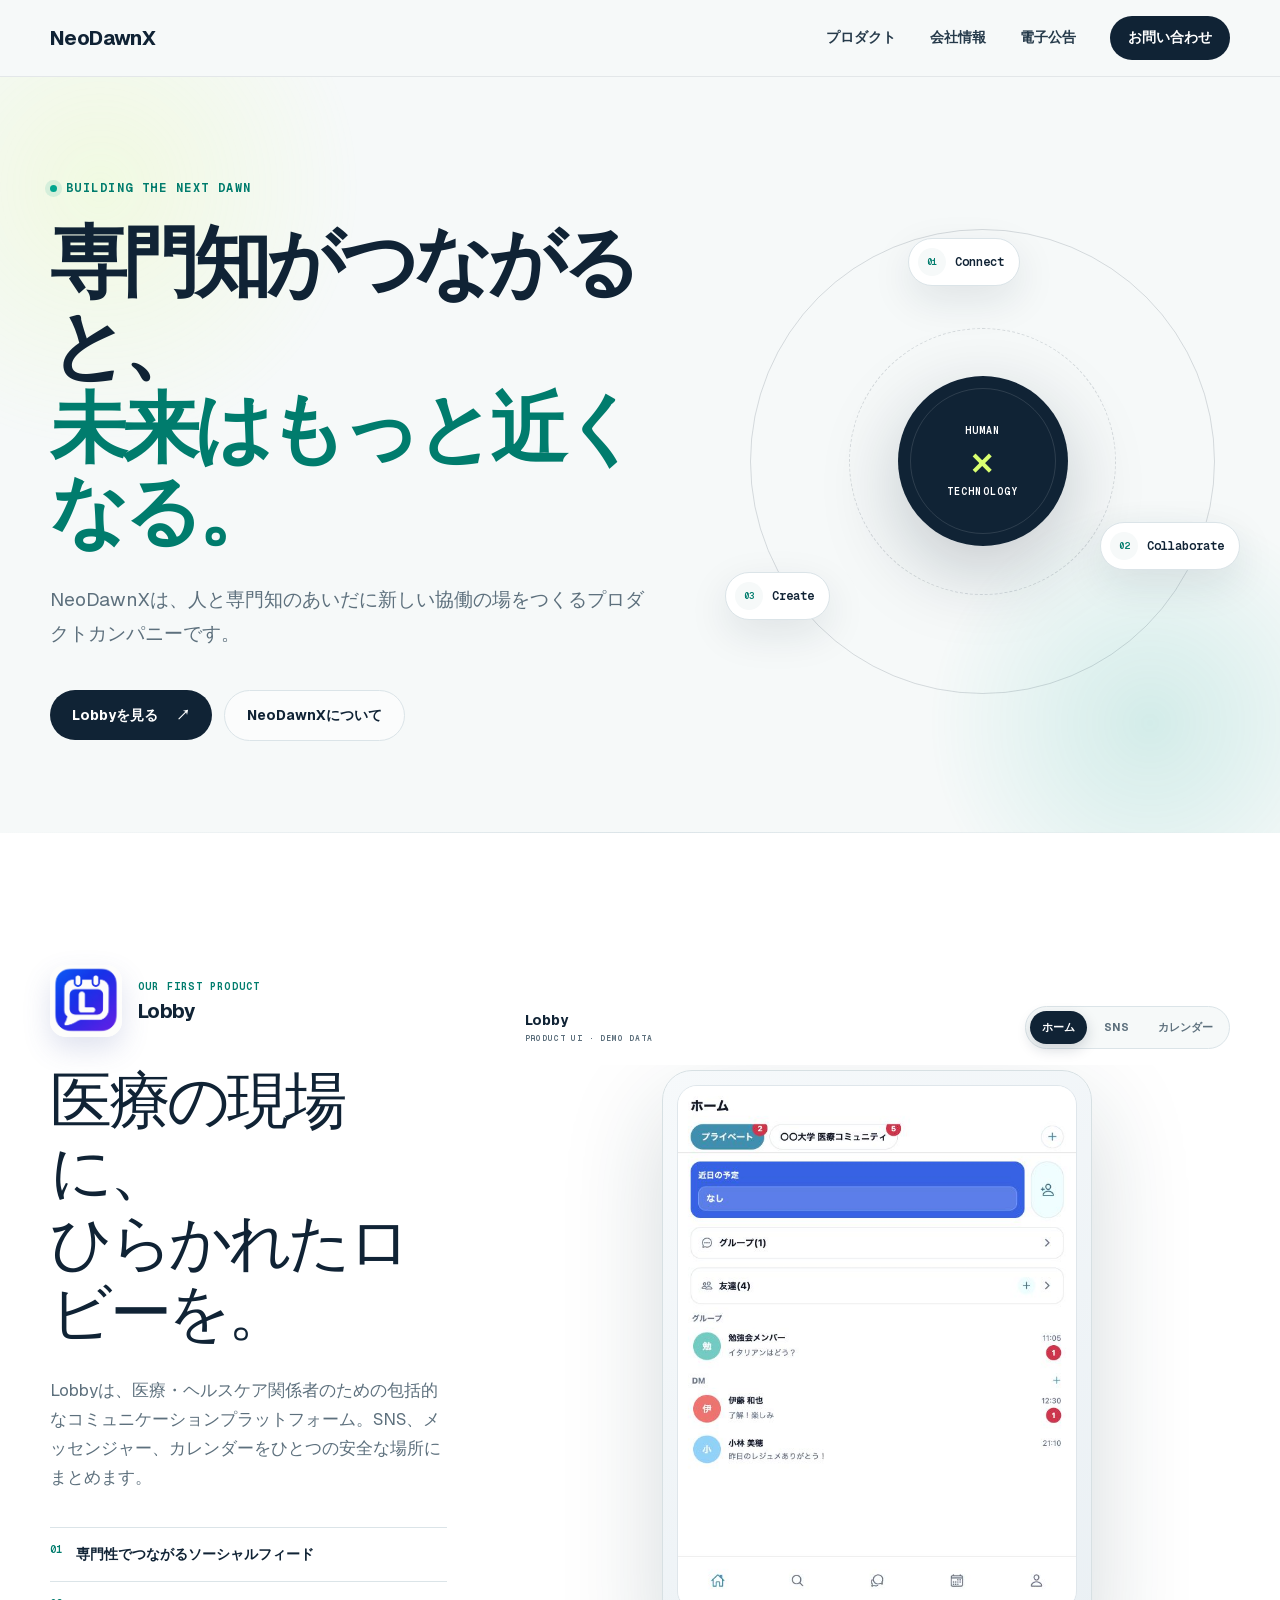
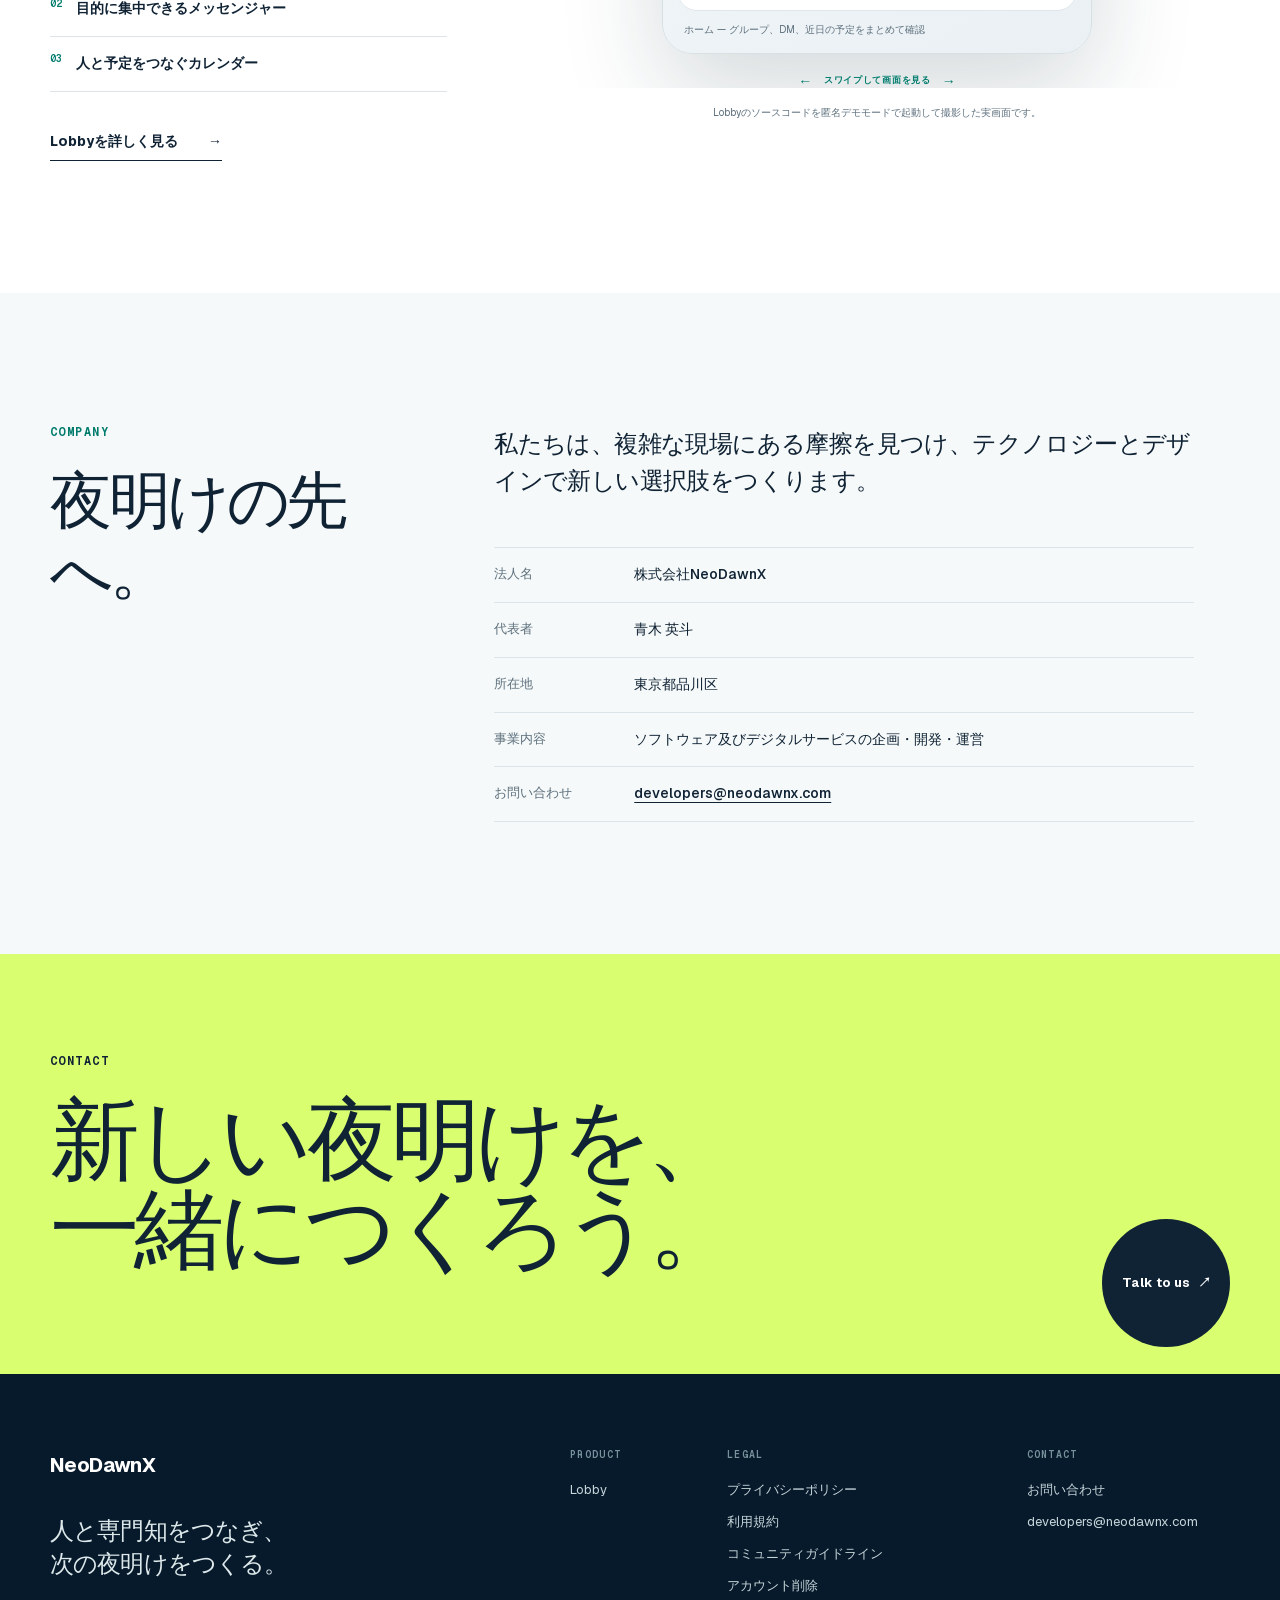
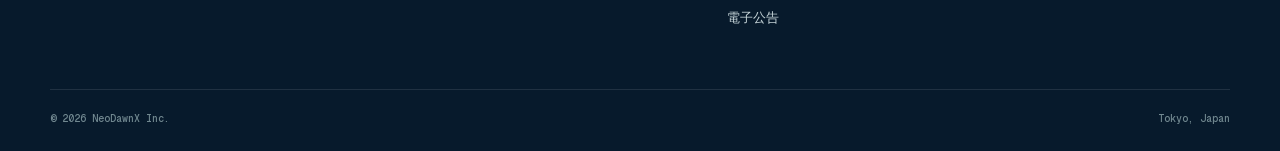
<file: index.html>
<!DOCTYPE html><html lang="ja"><head><meta charSet="utf-8"/><meta name="viewport" content="width=device-width, initial-scale=1"/><link rel="stylesheet" href="/assets/index-BRAeSOtG.css" data-rsc-css-href="/assets/index-BRAeSOtG.css" data-precedence="vite-rsc/importer-resources"/><link rel="modulepreload" href="/assets/layout-segment-context-Dtve6tz0.js" crossorigin=""/><link rel="modulepreload" href="/assets/rolldown-runtime-S-ySWqyJ.js" crossorigin=""/><link rel="modulepreload" href="/assets/index-BiZOtPuk.js" crossorigin=""/><link rel="modulepreload" href="/assets/framework-DjPHiq1u.js" crossorigin=""/><link rel="modulepreload" href="/assets/image-NQPggmMm.js" crossorigin=""/><link rel="modulepreload" href="/assets/LobbyUiGallery-BcCm_HYp.js" crossorigin=""/><title>NeoDawnX — 次の夜明けをつくる</title><meta name="description" content="NeoDawnXは、人と専門知のあいだに新しい協働の場をつくるプロダクトカンパニーです。"/><meta property="og:title" content="NeoDawnX — 次の夜明けをつくる"/><meta property="og:description" content="人と専門知をつなぎ、新しい協働の場をつくる。"/><meta property="og:site_name" content="NeoDawnX"/><meta property="og:type" content="website"/><meta property="og:locale" content="ja_JP"/><meta property="og:image" content="https://neodawnx.com/og.png"/><meta property="og:image:width" content="1200"/><meta property="og:image:height" content="630"/><meta property="og:image:alt" content="NeoDawnX — 次の夜明けをつくる"/><meta name="twitter:card" content="summary_large_image"/><meta name="twitter:title" content="NeoDawnX — 次の夜明けをつくる"/><meta name="twitter:description" content="人と専門知をつなぎ、新しい協働の場をつくる。"/><meta name="twitter:image" content="https://neodawnx.com/og.png"/><script>self.__VINEXT_RSC_PARAMS__={}</script><script>self.__VINEXT_RSC_NAV__={"pathname":"/","searchParams":[]}</script><link rel="modulepreload" href="/assets/index-BiZOtPuk.js" />
<link rel="preload" href="/assets/_vinext_fonts/geist-8ac0455e797f/geist-ff2310f5.woff2" as="font" type="font/woff2" crossorigin />
<link rel="preload" href="/assets/_vinext_fonts/geist-8ac0455e797f/geist-875ccdd4.woff2" as="font" type="font/woff2" crossorigin />
<link rel="preload" href="/assets/_vinext_fonts/geist-8ac0455e797f/geist-52306abf.woff2" as="font" type="font/woff2" crossorigin />
<link rel="preload" href="/assets/_vinext_fonts/geist-8ac0455e797f/geist-001175b1.woff2" as="font" type="font/woff2" crossorigin />
<link rel="preload" href="/assets/_vinext_fonts/geist-8ac0455e797f/geist-98bbbccb.woff2" as="font" type="font/woff2" crossorigin />
<link rel="preload" href="/assets/_vinext_fonts/geist-mono-00e989178794/geist-mono-f6b33328.woff2" as="font" type="font/woff2" crossorigin />
<link rel="preload" href="/assets/_vinext_fonts/geist-mono-00e989178794/geist-mono-44e03052.woff2" as="font" type="font/woff2" crossorigin />
<link rel="preload" href="/assets/_vinext_fonts/geist-mono-00e989178794/geist-mono-0638449e.woff2" as="font" type="font/woff2" crossorigin />
<link rel="preload" href="/assets/_vinext_fonts/geist-mono-00e989178794/geist-mono-971fb274.woff2" as="font" type="font/woff2" crossorigin />
<link rel="preload" href="/assets/_vinext_fonts/geist-mono-00e989178794/geist-mono-44745446.woff2" as="font" type="font/woff2" crossorigin />
<link rel="preload" href="/assets/_vinext_fonts/geist-mono-00e989178794/geist-mono-013b2f2f.woff2" as="font" type="font/woff2" crossorigin />
<style data-vinext-fonts>/* cyrillic-ext */
@font-face {
  font-family: 'Geist';
  font-style: normal;
  font-weight: 100 900;
  font-display: swap;
  src: url(/assets/_vinext_fonts/geist-8ac0455e797f/geist-ff2310f5.woff2) format('woff2');
  unicode-range: U+0460-052F, U+1C80-1C8A, U+20B4, U+2DE0-2DFF, U+A640-A69F, U+FE2E-FE2F;
}
/* cyrillic */
@font-face {
  font-family: 'Geist';
  font-style: normal;
  font-weight: 100 900;
  font-display: swap;
  src: url(/assets/_vinext_fonts/geist-8ac0455e797f/geist-875ccdd4.woff2) format('woff2');
  unicode-range: U+0301, U+0400-045F, U+0490-0491, U+04B0-04B1, U+2116;
}
/* vietnamese */
@font-face {
  font-family: 'Geist';
  font-style: normal;
  font-weight: 100 900;
  font-display: swap;
  src: url(/assets/_vinext_fonts/geist-8ac0455e797f/geist-52306abf.woff2) format('woff2');
  unicode-range: U+0102-0103, U+0110-0111, U+0128-0129, U+0168-0169, U+01A0-01A1, U+01AF-01B0, U+0300-0301, U+0303-0304, U+0308-0309, U+0323, U+0329, U+1EA0-1EF9, U+20AB;
}
/* latin-ext */
@font-face {
  font-family: 'Geist';
  font-style: normal;
  font-weight: 100 900;
  font-display: swap;
  src: url(/assets/_vinext_fonts/geist-8ac0455e797f/geist-001175b1.woff2) format('woff2');
  unicode-range: U+0100-02BA, U+02BD-02C5, U+02C7-02CC, U+02CE-02D7, U+02DD-02FF, U+0304, U+0308, U+0329, U+1D00-1DBF, U+1E00-1E9F, U+1EF2-1EFF, U+2020, U+20A0-20AB, U+20AD-20C0, U+2113, U+2C60-2C7F, U+A720-A7FF;
}
/* latin */
@font-face {
  font-family: 'Geist';
  font-style: normal;
  font-weight: 100 900;
  font-display: swap;
  src: url(/assets/_vinext_fonts/geist-8ac0455e797f/geist-98bbbccb.woff2) format('woff2');
  unicode-range: U+0000-00FF, U+0131, U+0152-0153, U+02BB-02BC, U+02C6, U+02DA, U+02DC, U+0304, U+0308, U+0329, U+2000-206F, U+20AC, U+2122, U+2191, U+2193, U+2212, U+2215, U+FEFF, U+FFFD;
}

.__font_geist_0tvmz3h { font-family: 'Geist', sans-serif; }

.__variable_geist_0tvmz3h { --font-geist-sans: 'Geist', sans-serif; }

/* cyrillic-ext */
@font-face {
  font-family: 'Geist Mono';
  font-style: normal;
  font-weight: 100 900;
  font-display: swap;
  src: url(/assets/_vinext_fonts/geist-mono-00e989178794/geist-mono-f6b33328.woff2) format('woff2');
  unicode-range: U+0460-052F, U+1C80-1C8A, U+20B4, U+2DE0-2DFF, U+A640-A69F, U+FE2E-FE2F;
}
/* cyrillic */
@font-face {
  font-family: 'Geist Mono';
  font-style: normal;
  font-weight: 100 900;
  font-display: swap;
  src: url(/assets/_vinext_fonts/geist-mono-00e989178794/geist-mono-44e03052.woff2) format('woff2');
  unicode-range: U+0301, U+0400-045F, U+0490-0491, U+04B0-04B1, U+2116;
}
/* symbols2 */
@font-face {
  font-family: 'Geist Mono';
  font-style: normal;
  font-weight: 100 900;
  font-display: swap;
  src: url(/assets/_vinext_fonts/geist-mono-00e989178794/geist-mono-0638449e.woff2) format('woff2');
  unicode-range: U+2000-2001, U+2004-2008, U+200A, U+23B8-23BD, U+2500-259F;
}
/* vietnamese */
@font-face {
  font-family: 'Geist Mono';
  font-style: normal;
  font-weight: 100 900;
  font-display: swap;
  src: url(/assets/_vinext_fonts/geist-mono-00e989178794/geist-mono-971fb274.woff2) format('woff2');
  unicode-range: U+0102-0103, U+0110-0111, U+0128-0129, U+0168-0169, U+01A0-01A1, U+01AF-01B0, U+0300-0301, U+0303-0304, U+0308-0309, U+0323, U+0329, U+1EA0-1EF9, U+20AB;
}
/* latin-ext */
@font-face {
  font-family: 'Geist Mono';
  font-style: normal;
  font-weight: 100 900;
  font-display: swap;
  src: url(/assets/_vinext_fonts/geist-mono-00e989178794/geist-mono-44745446.woff2) format('woff2');
  unicode-range: U+0100-02BA, U+02BD-02C5, U+02C7-02CC, U+02CE-02D7, U+02DD-02FF, U+0304, U+0308, U+0329, U+1D00-1DBF, U+1E00-1E9F, U+1EF2-1EFF, U+2020, U+20A0-20AB, U+20AD-20C0, U+2113, U+2C60-2C7F, U+A720-A7FF;
}
/* latin */
@font-face {
  font-family: 'Geist Mono';
  font-style: normal;
  font-weight: 100 900;
  font-display: swap;
  src: url(/assets/_vinext_fonts/geist-mono-00e989178794/geist-mono-013b2f2f.woff2) format('woff2');
  unicode-range: U+0000-00FF, U+0131, U+0152-0153, U+02BB-02BC, U+02C6, U+02DA, U+02DC, U+0304, U+0308, U+0329, U+2000-206F, U+20AC, U+2122, U+2191, U+2193, U+2212, U+2215, U+FEFF, U+FFFD;
}

.__font_geist_mono_1diim1n { font-family: 'Geist Mono', sans-serif; }

.__variable_geist_mono_1diim1n { --font-geist-mono: 'Geist Mono', sans-serif; }
</style>
</head><body class="__variable_geist_0tvmz3h __variable_geist_mono_1diim1n"><header class="site-header"><div class="shell header-inner"><a href="/" class="brand" aria-label="NeoDawnX ホーム">NeoDawnX</a><nav class="desktop-nav" aria-label="メインナビゲーション"><a href="/products">プロダクト</a><a href="/#company">会社情報</a><a href="/koukoku">電子公告</a><a class="nav-cta" href="/contact">お問い合わせ</a></nav><details class="mobile-nav"><summary aria-label="メニューを開く">Menu</summary><nav aria-label="モバイルナビゲーション"><a href="/products">プロダクト</a><a href="/#company">会社情報</a><a href="/koukoku">電子公告</a><a href="/contact">お問い合わせ</a></nav></details></div></header><main><section class="hero"><div class="hero-glow hero-glow-one"></div><div class="hero-glow hero-glow-two"></div><div class="shell hero-grid"><div class="hero-copy"><p class="eyebrow"><span class="status-dot"></span>Building the next dawn</p><h1>専門知がつながると、<br/><em>未来はもっと近くなる。</em></h1><p class="hero-lead">NeoDawnXは、人と専門知のあいだに新しい協働の場をつくるプロダクトカンパニーです。</p><div class="hero-actions"><a class="button button-primary" href="/products/lobby">Lobbyを見る <span>↗</span></a><a class="button button-ghost" href="#company">NeoDawnXについて</a></div></div><div class="orbit-stage" aria-label="NeoDawnXが人と専門知をつなぐイメージ"><div class="orbit orbit-outer"></div><div class="orbit orbit-inner"></div><div class="core"><span>Human</span><strong>×</strong><span>Technology</span></div><div class="orbit-chip chip-one"><span>01</span>Connect</div><div class="orbit-chip chip-two"><span>02</span>Collaborate</div><div class="orbit-chip chip-three"><span>03</span>Create</div></div></div></section><section class="product-section"><div class="shell product-grid"><div class="section-copy"><div class="product-brand-lockup"><img src="/lobby-icon.png" alt="" width="72" height="72" loading="lazy" decoding="async" srcSet="/lobby-icon.png 72w" data-nimg="1"/><p><span>Our first product</span><strong>Lobby</strong></p></div><h2>医療の現場に、<br/>ひらかれたロビーを。</h2><p>Lobbyは、医療・ヘルスケア関係者のための包括的なコミュニケーションプラットフォーム。SNS、メッセンジャー、カレンダーをひとつの安全な場所にまとめます。</p><ul class="feature-list"><li><span>01</span>専門性でつながるソーシャルフィード</li><li><span>02</span>目的に集中できるメッセンジャー</li><li><span>03</span>人と予定をつなぐカレンダー</li></ul><a class="text-link" href="/products/lobby">Lobbyを詳しく見る <span>→</span></a></div><div class="lobby-ui-gallery" data-screen="home"><div class="lobby-ui-gallery-top"><div><strong>Lobby</strong><span>Product UI · Demo data</span></div><div class="lobby-ui-gallery-tabs" aria-label="Lobbyの画面を選択"><button type="button" aria-pressed="true">ホーム</button><button type="button" aria-pressed="false">SNS</button><button type="button" aria-pressed="false">カレンダー</button></div></div><div class="lobby-ui-gallery-stage" aria-label="Lobby実画面ギャラリー。左右にスワイプできます" tabindex="0"><div class="lobby-ui-slide"><figure class="lobby-ui-screen lobby-ui-screen-home" data-active="true" aria-hidden="false"><img src="/lobby-ui-home.jpg" alt="Lobbyアプリのホーム画面。架空の大学・人物名でグループ、ダイレクトメッセージ、予定を表示" width="632" height="833" loading="lazy" decoding="async" srcSet="/lobby-ui-home.jpg 640w, /lobby-ui-home.jpg 750w, /lobby-ui-home.jpg 828w, /lobby-ui-home.jpg 1080w, /lobby-ui-home.jpg 1200w" data-nimg="1"/><figcaption>ホーム — グループ、DM、近日の予定をまとめて確認</figcaption></figure></div><div class="lobby-ui-slide"><figure class="lobby-ui-screen lobby-ui-screen-social" data-active="false" aria-hidden="true"><img src="/lobby-ui-social.jpg" alt="LobbyアプリのSNS画面。架空の医療コミュニティによる投稿、コメント数、いいね数を表示" width="632" height="833" loading="lazy" decoding="async" srcSet="/lobby-ui-social.jpg 640w, /lobby-ui-social.jpg 750w, /lobby-ui-social.jpg 828w, /lobby-ui-social.jpg 1080w, /lobby-ui-social.jpg 1200w" data-nimg="1"/><figcaption>SNS — 組織を越えて学びや情報を共有</figcaption></figure></div><div class="lobby-ui-slide"><figure class="lobby-ui-screen lobby-ui-screen-calendar" data-active="false" aria-hidden="true"><img src="/lobby-ui-calendar.jpg" alt="Lobbyアプリのカレンダー画面。架空の大学コミュニティの会議や研修予定を月表示" width="632" height="833" loading="lazy" decoding="async" srcSet="/lobby-ui-calendar.jpg 640w, /lobby-ui-calendar.jpg 750w, /lobby-ui-calendar.jpg 828w, /lobby-ui-calendar.jpg 1080w, /lobby-ui-calendar.jpg 1200w" data-nimg="1"/><figcaption>カレンダー — 個人と組織の予定をひとつの月表示で管理</figcaption></figure></div></div><div class="lobby-ui-swipe-hint" aria-hidden="true"><span>←</span> スワイプして画面を見る <span>→</span></div><p class="lobby-ui-gallery-note">Lobbyのソースコードを匿名デモモードで起動して撮影した実画面です。</p></div></div></section><section id="company" class="company-section shell"><div><p class="eyebrow">Company</p><h2>夜明けの先へ。</h2></div><div class="company-content"><p class="company-lead">私たちは、複雑な現場にある摩擦を見つけ、テクノロジーとデザインで新しい選択肢をつくります。</p><dl><div><dt>法人名</dt><dd>株式会社NeoDawnX</dd></div><div><dt>代表者</dt><dd>青木 英斗</dd></div><div><dt>所在地</dt><dd>東京都品川区</dd></div><div><dt>事業内容</dt><dd>ソフトウェア及びデジタルサービスの企画・開発・運営</dd></div><div><dt>お問い合わせ</dt><dd><a href="mailto:developers@neodawnx.com">developers@neodawnx.com</a></dd></div></dl></div></section><section class="closing-cta"><div class="shell"><p class="eyebrow">Contact</p><h2>新しい夜明けを、<br/>一緒につくろう。</h2><a href="mailto:developers@neodawnx.com">Talk to us <span>↗</span></a></div></section></main><footer class="site-footer"><div class="shell footer-grid"><div><a href="/" class="brand brand-light">NeoDawnX</a><p class="footer-statement">人と専門知をつなぎ、<br/>次の夜明けをつくる。</p></div><div class="footer-links"><div><p class="footer-label">Product</p><a href="/products/lobby">Lobby</a></div><div><p class="footer-label">Legal</p><a href="/legal/lobby/privacy">プライバシーポリシー</a><a href="/legal/lobby/terms">利用規約</a><a href="/legal/lobby/community-guidelines">コミュニティガイドライン</a><a href="/legal/lobby/account-deletion">アカウント削除</a><a href="/koukoku">電子公告</a></div><div><p class="footer-label">Contact</p><a href="/contact">お問い合わせ</a><a href="mailto:developers@neodawnx.com">developers@neodawnx.com</a></div></div></div><div class="shell footer-bottom"><span>© <!-- -->2026<!-- --> NeoDawnX Inc.</span><span>Tokyo, Japan</span></div></footer><script id="_R_">import("/assets/index-BiZOtPuk.js")</script></body></html><script>self.__VINEXT_RSC_CHUNKS__=self.__VINEXT_RSC_CHUNKS__||[];self.__VINEXT_RSC_CHUNKS__.push("2:I[\"8c0f216c4604\",[],\"Children\",1]\n3:I[\"15c18cfaeeff\",[],\"LayoutSegmentProvider\",1]\n4:I[\"8c0f216c4604\",[],\"Slot\",1]\n5:I[\"593f344dc510\",[],\"RedirectBoundary\",1]\n:HL[\"/assets/index-BRAeSOtG.css\",\"style\"]\n")</script><script>self.__VINEXT_RSC_CHUNKS__=self.__VINEXT_RSC_CHUNKS__||[];self.__VINEXT_RSC_CHUNKS__.push("0:{\"__route\":\"route:/\",\"__interceptionContext\":null,\"__layoutIds\":[\"layout:/\"],\"__rootLayout\":\"/\",\"page:/\":\"$L1\",\"layout:/\":[[[[\"$\",\"link\",\"css:/assets/index-BRAeSOtG.css\",{\"rel\":\"stylesheet\",\"precedence\":\"vite-rsc/importer-resources\",\"href\":\"/assets/index-BRAeSOtG.css\",\"data-rsc-css-href\":\"/assets/index-BRAeSOtG.css\"}],\"$undefined\"],[\"$\",\"html\",null,{\"lang\":\"ja\",\"children\":[\"$\",\"body\",null,{\"className\":\"__variable_geist_0tvmz3h __variable_geist_mono_1diim1n\",\"children\":[\"$\",\"$L2\",null,{}]}]}]],null],\"route:/\":[[[\"$\",\"meta\",null,{\"charSet\":\"utf-8\"}],[[\"$\",\"title\",\"0\",{\"children\":\"NeoDawnX — 次の夜明けをつくる\"}],[\"$\",\"meta\",\"1\",{\"name\":\"description\",\"content\":\"NeoDawnXは、人と専門知のあいだに新しい協働の場をつくるプロダクトカンパニーです。\"}],[\"$\",\"meta\",\"2\",{\"property\":\"og:title\",\"content\":\"NeoDawnX — 次の夜明けをつくる\"}],[\"$\",\"meta\",\"3\",{\"property\":\"og:description\",\"content\":\"人と専門知をつなぎ、新しい協働の場をつくる。\"}],[\"$\",\"meta\",\"4\",{\"property\":\"og:site_name\",\"content\":\"NeoDawnX\"}],[\"$\",\"meta\",\"5\",{\"property\":\"og:type\",\"content\":\"website\"}],[\"$\",\"meta\",\"6\",{\"property\":\"og:locale\",\"content\":\"ja_JP\"}],[\"$\",\"meta\",\"7\",{\"property\":\"og:image\",\"content\":\"https://neodawnx.com/og.png\"}],[\"$\",\"meta\",\"8\",{\"property\":\"og:image:width\",\"content\":\"1200\"}],[\"$\",\"meta\",\"9\",{\"property\":\"og:image:height\",\"content\":\"630\"}],[\"$\",\"meta\",\"10\",{\"property\":\"og:image:alt\",\"content\":\"NeoDawnX — 次の夜明けをつくる\"}],[\"$\",\"meta\",\"11\",{\"name\":\"twitter:card\",\"content\":\"summary_large_image\"}],[\"$\",\"meta\",\"12\",{\"name\":\"twitter:title\",\"content\":\"NeoDawnX — 次の夜明けをつくる\"}],[\"$\",\"meta\",\"13\",{\"name\":\"twitter:description\",\"content\":\"人と専門知をつなぎ、新しい協働の場をつくる。\"}],[\"$\",\"meta\",\"14\",{\"name\":\"twitter:image\",\"content\":\"https://neodawnx.com/og.png\"}]],[[\"$\",\"meta\",\"0\",{\"name\":\"viewport\",\"content\":\"width=device-width, initial-scale=1\"}]]],[\"$\",\"$L3\",null,{\"segmentMap\":{\"children\":[]},\"children\":[\"$\",\"$L4\",null,{\"id\":\"layout:/\",\"parallelSlots\":\"$undefined\",\"children\":[\"$\",\"$L5\",null,{\"children\":[\"$\",\"$L3\",null,{\"segmentMap\":{\"children\":[]},\"children\":[\"$\",\"$L4\",null,{\"id\":\"page:/\"}]}]}]}]}]],\"__layoutFlags\":{\"layout:/\":\"s\"},\"__artifactCompatibility\":{\"schemaVersion\":1,\"graphVersion\":\"app-route-graph:4uhn5s1wvoptc\",\"deploymentVersion\":\"4e2bd83a-3ae6-494a-8e2c-3c04ac80fe81\",\"appElementsSchemaVersion\":1,\"rscPayloadSchemaVersion\":1,\"rootBoundaryId\":\"/\",\"renderEpoch\":null}}\n")</script><script>self.__VINEXT_RSC_CHUNKS__=self.__VINEXT_RSC_CHUNKS__||[];self.__VINEXT_RSC_CHUNKS__.push("6:I[\"9fb86276be8f\",[],\"default\",1]\n7:I[\"466d3f9df484\",[],\"LobbyUiGallery\",1]\n")</script><script>self.__VINEXT_RSC_CHUNKS__=self.__VINEXT_RSC_CHUNKS__||[];self.__VINEXT_RSC_CHUNKS__.push("1:[[\"$\",\"header\",null,{\"className\":\"site-header\",\"children\":[\"$\",\"div\",null,{\"className\":\"shell header-inner\",\"children\":[[\"$\",\"a\",null,{\"href\":\"/\",\"className\":\"brand\",\"aria-label\":\"NeoDawnX ホーム\",\"children\":\"NeoDawnX\"}],[\"$\",\"nav\",null,{\"className\":\"desktop-nav\",\"aria-label\":\"メインナビゲーション\",\"children\":[[\"$\",\"a\",null,{\"href\":\"/products\",\"children\":\"プロダクト\"}],[\"$\",\"a\",null,{\"href\":\"/#company\",\"children\":\"会社情報\"}],[\"$\",\"a\",null,{\"href\":\"/koukoku\",\"children\":\"電子公告\"}],[\"$\",\"a\",null,{\"className\":\"nav-cta\",\"href\":\"/contact\",\"children\":\"お問い合わせ\"}]]}],[\"$\",\"details\",null,{\"className\":\"mobile-nav\",\"children\":[[\"$\",\"summary\",null,{\"aria-label\":\"メニューを開く\",\"children\":\"Menu\"}],[\"$\",\"nav\",null,{\"aria-label\":\"モバイルナビゲーション\",\"children\":[[\"$\",\"a\",null,{\"href\":\"/products\",\"children\":\"プロダクト\"}],[\"$\",\"a\",null,{\"href\":\"/#company\",\"children\":\"会社情報\"}],[\"$\",\"a\",null,{\"href\":\"/koukoku\",\"children\":\"電子公告\"}],[\"$\",\"a\",null,{\"href\":\"/contact\",\"children\":\"お問い合わせ\"}]]}]]}]]}]}],[\"$\",\"main\",null,{\"children\":[[\"$\",\"section\",null,{\"className\":\"hero\",\"children\":[[\"$\",\"div\",null,{\"className\":\"hero-glow hero-glow-one\"}],[\"$\",\"div\",null,{\"className\":\"hero-glow hero-glow-two\"}],[\"$\",\"div\",null,{\"className\":\"shell hero-grid\",\"children\":[[\"$\",\"div\",null,{\"className\":\"hero-copy\",\"children\":[[\"$\",\"p\",null,{\"className\":\"eyebrow\",\"children\":[[\"$\",\"span\",null,{\"className\":\"status-dot\"}],\"Building the next dawn\"]}],[\"$\",\"h1\",null,{\"children\":[\"専門知がつながると、\",[\"$\",\"br\",null,{}],[\"$\",\"em\",null,{\"children\":\"未来はもっと近くなる。\"}]]}],[\"$\",\"p\",null,{\"className\":\"hero-lead\",\"children\":\"NeoDawnXは、人と専門知のあいだに新しい協働の場をつくるプロダクトカンパニーです。\"}],[\"$\",\"div\",null,{\"className\":\"hero-actions\",\"children\":[[\"$\",\"a\",null,{\"className\":\"button button-primary\",\"href\":\"/products/lobby\",\"children\":[\"Lobbyを見る \",[\"$\",\"span\",null,{\"children\":\"↗\"}]]}],[\"$\",\"a\",null,{\"className\":\"button button-ghost\",\"href\":\"#company\",\"children\":\"NeoDawnXについて\"}]]}]]}],[\"$\",\"div\",null,{\"className\":\"orbit-stage\",\"aria-label\":\"NeoDawnXが人と専門知をつなぐイメージ\",\"children\":[[\"$\",\"div\",null,{\"className\":\"orbit orbit-outer\"}],[\"$\",\"div\",null,{\"className\":\"orbit orbit-inner\"}],[\"$\",\"div\",null,{\"className\":\"core\",\"children\":[[\"$\",\"span\",null,{\"children\":\"Human\"}],[\"$\",\"strong\",null,{\"children\":\"×\"}],[\"$\",\"span\",null,{\"children\":\"Technology\"}]]}],[\"$\",\"div\",null,{\"className\":\"orbit-chip chip-one\",\"children\":[[\"$\",\"span\",null,{\"children\":\"01\"}],\"Connect\"]}],[\"$\",\"div\",null,{\"className\":\"orbit-chip chip-two\",\"children\":[[\"$\",\"span\",null,{\"children\":\"02\"}],\"Collaborate\"]}],[\"$\",\"div\",null,{\"className\":\"orbit-chip chip-three\",\"children\":[[\"$\",\"span\",null,{\"children\":\"03\"}],\"Create\"]}]]}]]}]]}],[\"$\",\"section\",null,{\"className\":\"product-section\",\"children\":[\"$\",\"div\",null,{\"className\":\"shell product-grid\",\"children\":[[\"$\",\"div\",null,{\"className\":\"section-copy\",\"children\":[[\"$\",\"div\",null,{\"className\":\"product-brand-lockup\",\"children\":[[\"$\",\"$L6\",null,{\"src\":\"/lobby-icon.png\",\"alt\":\"\",\"width\":\"72\",\"height\":\"72\",\"unoptimized\":true}],[\"$\",\"p\",null,{\"children\":[[\"$\",\"span\",null,{\"children\":\"Our first product\"}],[\"$\",\"strong\",null,{\"children\":\"Lobby\"}]]}]]}],[\"$\",\"h2\",null,{\"children\":[\"医療の現場に、\",[\"$\",\"br\",null,{}],\"ひらかれたロビーを。\"]}],[\"$\",\"p\",null,{\"children\":\"Lobbyは、医療・ヘルスケア関係者のための包括的なコミュニケーションプラットフォーム。SNS、メッセンジャー、カレンダーをひとつの安全な場所にまとめます。\"}],[\"$\",\"ul\",null,{\"className\":\"feature-list\",\"children\":[[\"$\",\"li\",null,{\"children\":[[\"$\",\"span\",null,{\"children\":\"01\"}],\"専門性でつながるソーシャルフィード\"]}],[\"$\",\"li\",null,{\"children\":[[\"$\",\"span\",null,{\"children\":\"02\"}],\"目的に集中できるメッセンジャー\"]}],[\"$\",\"li\",null,{\"children\":[[\"$\",\"span\",null,{\"children\":\"03\"}],\"人と予定をつなぐカレンダー\"]}]]}],[\"$\",\"a\",null,{\"className\":\"text-link\",\"href\":\"/products/lobby\",\"children\":[\"Lobbyを詳しく見る \",[\"$\",\"span\",null,{\"children\":\"→\"}]]}]]}],[\"$\",\"$L7\",null,{}]]}]}],[\"$\",\"section\",null,{\"id\":\"company\",\"className\":\"company-section shell\",\"children\":[[\"$\",\"div\",null,{\"children\":[[\"$\",\"p\",null,{\"className\":\"eyebrow\",\"children\":\"Company\"}],[\"$\",\"h2\",null,{\"children\":\"夜明けの先へ。\"}]]}],[\"$\",\"div\",null,{\"className\":\"company-content\",\"children\":[[\"$\",\"p\",null,{\"className\":\"company-lead\",\"children\":\"私たちは、複雑な現場にある摩擦を見つけ、テクノロジーとデザインで新しい選択肢をつくります。\"}],[\"$\",\"dl\",null,{\"children\":[[\"$\",\"div\",null,{\"children\":[[\"$\",\"dt\",null,{\"children\":\"法人名\"}],[\"$\",\"dd\",null,{\"children\":\"株式会社NeoDawnX\"}]]}],[\"$\",\"div\",null,{\"children\":[[\"$\",\"dt\",null,{\"children\":\"代表者\"}],[\"$\",\"dd\",null,{\"children\":\"青木 英斗\"}]]}],[\"$\",\"div\",null,{\"children\":[[\"$\",\"dt\",null,{\"children\":\"所在地\"}],[\"$\",\"dd\",null,{\"children\":\"東京都品川区\"}]]}],[\"$\",\"div\",null,{\"children\":[[\"$\",\"dt\",null,{\"children\":\"事業内容\"}],[\"$\",\"dd\",null,{\"children\":\"ソフトウェア及びデジタルサービスの企画・開発・運営\"}]]}],[\"$\",\"div\",null,{\"children\":[[\"$\",\"dt\",null,{\"children\":\"お問い合わせ\"}],[\"$\",\"dd\",null,{\"children\":[\"$\",\"a\",null,{\"href\":\"mailto:developers@neodawnx.com\",\"children\":\"developers@neodawnx.com\"}]}]]}]]}]]}]]}],[\"$\",\"section\",null,{\"className\":\"closing-cta\",\"children\":[\"$\",\"div\",null,{\"className\":\"shell\",\"children\":[[\"$\",\"p\",null,{\"className\":\"eyebrow\",\"children\":\"Contact\"}],[\"$\",\"h2\",null,{\"children\":[\"新しい夜明けを、\",[\"$\",\"br\",null,{}],\"一緒につくろう。\"]}],[\"$\",\"a\",null,{\"href\":\"mailto:developers@neodawnx.com\",\"children\":[\"Talk to us \",[\"$\",\"span\",null,{\"children\":\"↗\"}]]}]]}]}]]}],\"$L8\"]\n")</script><script>self.__VINEXT_RSC_CHUNKS__=self.__VINEXT_RSC_CHUNKS__||[];self.__VINEXT_RSC_CHUNKS__.push("8:[\"$\",\"footer\",null,{\"className\":\"site-footer\",\"children\":[[\"$\",\"div\",null,{\"className\":\"shell footer-grid\",\"children\":[[\"$\",\"div\",null,{\"children\":[[\"$\",\"a\",null,{\"href\":\"/\",\"className\":\"brand brand-light\",\"children\":\"NeoDawnX\"}],[\"$\",\"p\",null,{\"className\":\"footer-statement\",\"children\":[\"人と専門知をつなぎ、\",[\"$\",\"br\",null,{}],\"次の夜明けをつくる。\"]}]]}],[\"$\",\"div\",null,{\"className\":\"footer-links\",\"children\":[[\"$\",\"div\",null,{\"children\":[[\"$\",\"p\",null,{\"className\":\"footer-label\",\"children\":\"Product\"}],[\"$\",\"a\",null,{\"href\":\"/products/lobby\",\"children\":\"Lobby\"}]]}],[\"$\",\"div\",null,{\"children\":[[\"$\",\"p\",null,{\"className\":\"footer-label\",\"children\":\"Legal\"}],[\"$\",\"a\",null,{\"href\":\"/legal/lobby/privacy\",\"children\":\"プライバシーポリシー\"}],[\"$\",\"a\",null,{\"href\":\"/legal/lobby/terms\",\"children\":\"利用規約\"}],[\"$\",\"a\",null,{\"href\":\"/legal/lobby/community-guidelines\",\"children\":\"コミュニティガイドライン\"}],[\"$\",\"a\",null,{\"href\":\"/legal/lobby/account-deletion\",\"children\":\"アカウント削除\"}],[\"$\",\"a\",null,{\"href\":\"/koukoku\",\"children\":\"電子公告\"}]]}],[\"$\",\"div\",null,{\"children\":[[\"$\",\"p\",null,{\"className\":\"footer-label\",\"children\":\"Contact\"}],[\"$\",\"a\",null,{\"href\":\"/contact\",\"children\":\"お問い合わせ\"}],[\"$\",\"a\",null,{\"href\":\"mailto:developers@neodawnx.com\",\"children\":\"developers@neodawnx.com\"}]]}]]}]]}],[\"$\",\"div\",null,{\"className\":\"shell footer-bottom\",\"children\":[[\"$\",\"span\",null,{\"children\":[\"© \",2026,\" NeoDawnX Inc.\"]}],[\"$\",\"span\",null,{\"children\":\"Tokyo, Japan\"}]]}]]}]\n")</script><script>self.__VINEXT_RSC_DONE__=true</script>
</file>
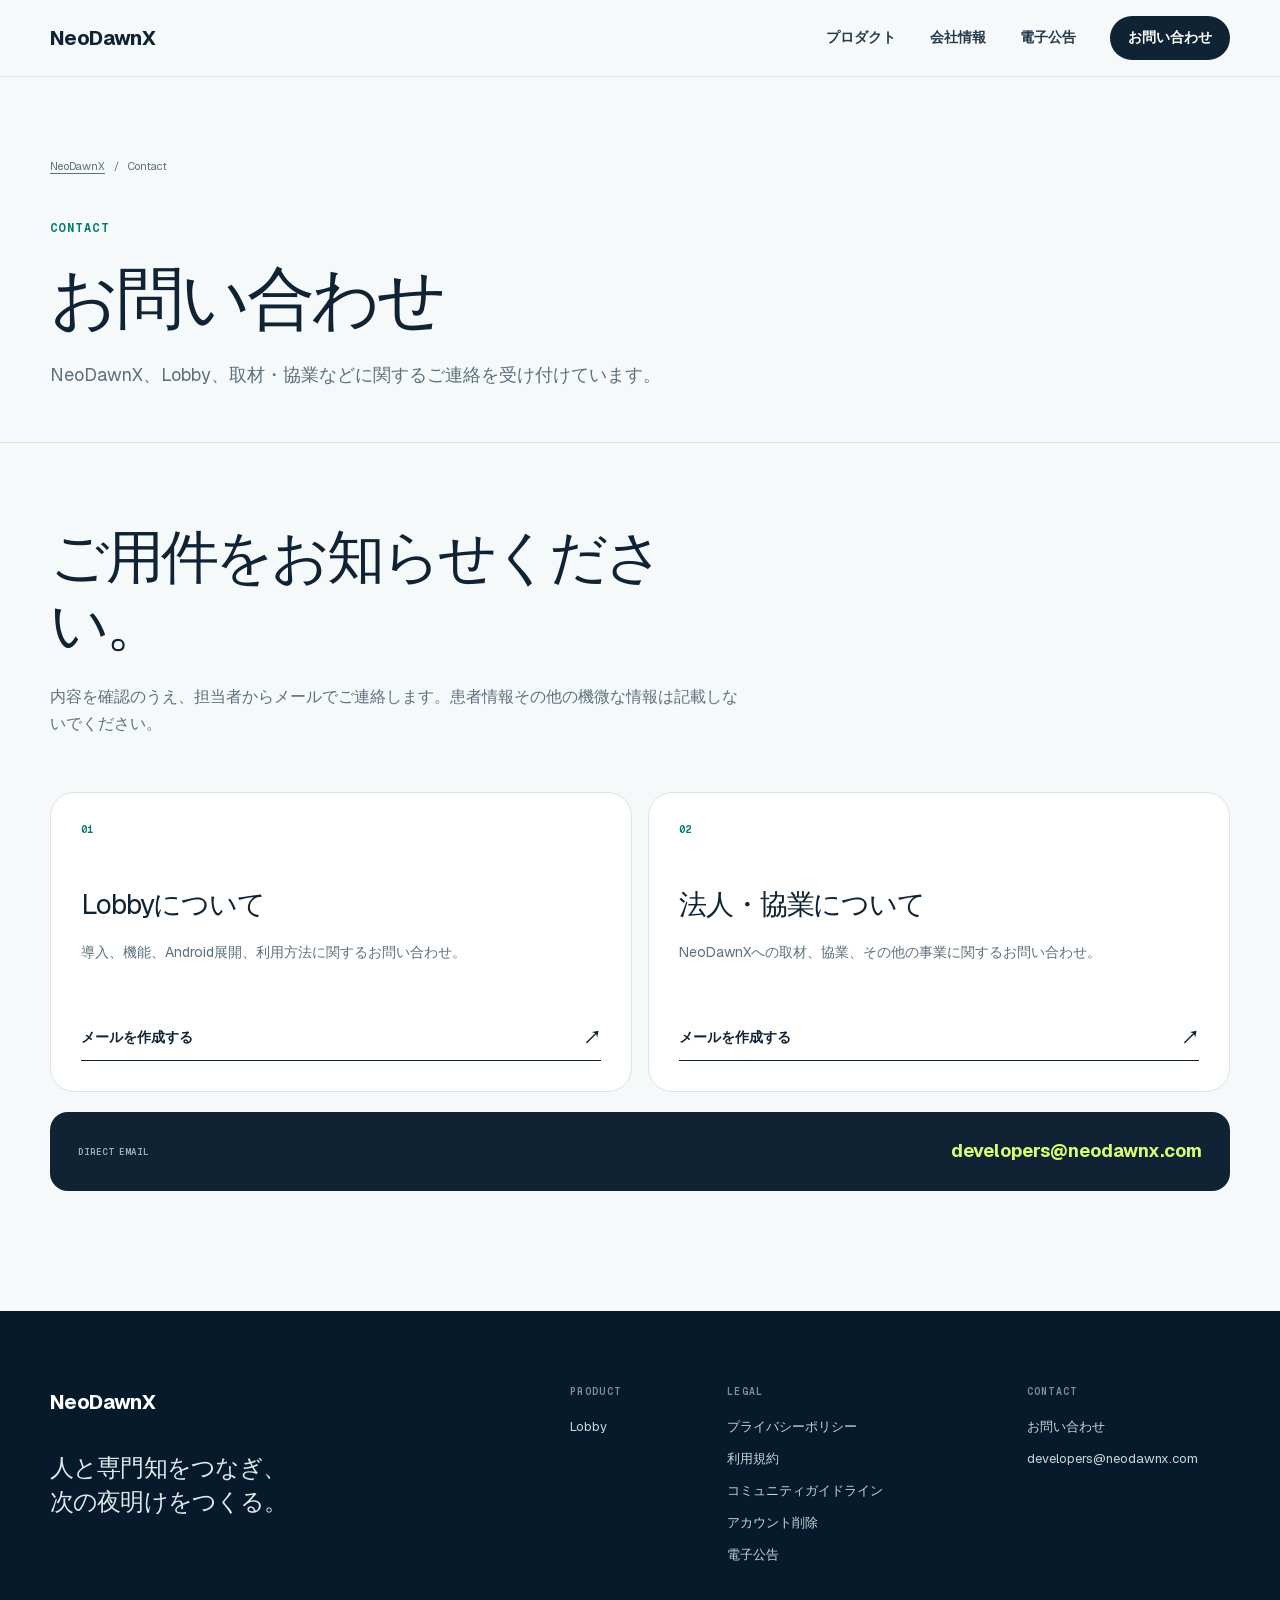
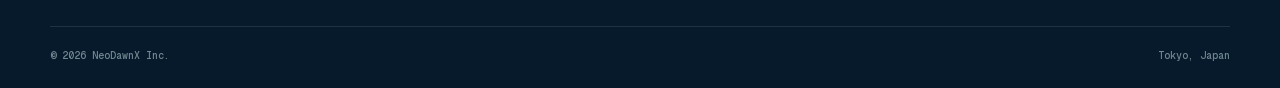
<file: contact/index.html>
<!DOCTYPE html><html lang="ja"><head><meta charSet="utf-8"/><meta name="viewport" content="width=device-width, initial-scale=1"/><link rel="stylesheet" href="/assets/index-BRAeSOtG.css" data-rsc-css-href="/assets/index-BRAeSOtG.css" data-precedence="vite-rsc/importer-resources"/><link rel="modulepreload" href="/assets/layout-segment-context-Dtve6tz0.js" crossorigin=""/><link rel="modulepreload" href="/assets/rolldown-runtime-S-ySWqyJ.js" crossorigin=""/><link rel="modulepreload" href="/assets/index-BiZOtPuk.js" crossorigin=""/><link rel="modulepreload" href="/assets/framework-DjPHiq1u.js" crossorigin=""/><title>お問い合わせ | NeoDawnX</title><meta name="description" content="株式会社NeoDawnXおよびLobbyに関するお問い合わせ窓口です。"/><meta property="og:title" content="NeoDawnX — 次の夜明けをつくる"/><meta property="og:description" content="人と専門知をつなぎ、新しい協働の場をつくる。"/><meta property="og:site_name" content="NeoDawnX"/><meta property="og:type" content="website"/><meta property="og:locale" content="ja_JP"/><meta property="og:image" content="https://neodawnx.com/og.png"/><meta property="og:image:width" content="1200"/><meta property="og:image:height" content="630"/><meta property="og:image:alt" content="NeoDawnX — 次の夜明けをつくる"/><meta name="twitter:card" content="summary_large_image"/><meta name="twitter:title" content="NeoDawnX — 次の夜明けをつくる"/><meta name="twitter:description" content="人と専門知をつなぎ、新しい協働の場をつくる。"/><meta name="twitter:image" content="https://neodawnx.com/og.png"/><script>self.__VINEXT_RSC_PARAMS__={}</script><script>self.__VINEXT_RSC_NAV__={"pathname":"/contact","searchParams":[]}</script><link rel="modulepreload" href="/assets/index-BiZOtPuk.js" />
<link rel="preload" href="/assets/_vinext_fonts/geist-8ac0455e797f/geist-ff2310f5.woff2" as="font" type="font/woff2" crossorigin />
<link rel="preload" href="/assets/_vinext_fonts/geist-8ac0455e797f/geist-875ccdd4.woff2" as="font" type="font/woff2" crossorigin />
<link rel="preload" href="/assets/_vinext_fonts/geist-8ac0455e797f/geist-52306abf.woff2" as="font" type="font/woff2" crossorigin />
<link rel="preload" href="/assets/_vinext_fonts/geist-8ac0455e797f/geist-001175b1.woff2" as="font" type="font/woff2" crossorigin />
<link rel="preload" href="/assets/_vinext_fonts/geist-8ac0455e797f/geist-98bbbccb.woff2" as="font" type="font/woff2" crossorigin />
<link rel="preload" href="/assets/_vinext_fonts/geist-mono-00e989178794/geist-mono-f6b33328.woff2" as="font" type="font/woff2" crossorigin />
<link rel="preload" href="/assets/_vinext_fonts/geist-mono-00e989178794/geist-mono-44e03052.woff2" as="font" type="font/woff2" crossorigin />
<link rel="preload" href="/assets/_vinext_fonts/geist-mono-00e989178794/geist-mono-0638449e.woff2" as="font" type="font/woff2" crossorigin />
<link rel="preload" href="/assets/_vinext_fonts/geist-mono-00e989178794/geist-mono-971fb274.woff2" as="font" type="font/woff2" crossorigin />
<link rel="preload" href="/assets/_vinext_fonts/geist-mono-00e989178794/geist-mono-44745446.woff2" as="font" type="font/woff2" crossorigin />
<link rel="preload" href="/assets/_vinext_fonts/geist-mono-00e989178794/geist-mono-013b2f2f.woff2" as="font" type="font/woff2" crossorigin />
<style data-vinext-fonts>/* cyrillic-ext */
@font-face {
  font-family: 'Geist';
  font-style: normal;
  font-weight: 100 900;
  font-display: swap;
  src: url(/assets/_vinext_fonts/geist-8ac0455e797f/geist-ff2310f5.woff2) format('woff2');
  unicode-range: U+0460-052F, U+1C80-1C8A, U+20B4, U+2DE0-2DFF, U+A640-A69F, U+FE2E-FE2F;
}
/* cyrillic */
@font-face {
  font-family: 'Geist';
  font-style: normal;
  font-weight: 100 900;
  font-display: swap;
  src: url(/assets/_vinext_fonts/geist-8ac0455e797f/geist-875ccdd4.woff2) format('woff2');
  unicode-range: U+0301, U+0400-045F, U+0490-0491, U+04B0-04B1, U+2116;
}
/* vietnamese */
@font-face {
  font-family: 'Geist';
  font-style: normal;
  font-weight: 100 900;
  font-display: swap;
  src: url(/assets/_vinext_fonts/geist-8ac0455e797f/geist-52306abf.woff2) format('woff2');
  unicode-range: U+0102-0103, U+0110-0111, U+0128-0129, U+0168-0169, U+01A0-01A1, U+01AF-01B0, U+0300-0301, U+0303-0304, U+0308-0309, U+0323, U+0329, U+1EA0-1EF9, U+20AB;
}
/* latin-ext */
@font-face {
  font-family: 'Geist';
  font-style: normal;
  font-weight: 100 900;
  font-display: swap;
  src: url(/assets/_vinext_fonts/geist-8ac0455e797f/geist-001175b1.woff2) format('woff2');
  unicode-range: U+0100-02BA, U+02BD-02C5, U+02C7-02CC, U+02CE-02D7, U+02DD-02FF, U+0304, U+0308, U+0329, U+1D00-1DBF, U+1E00-1E9F, U+1EF2-1EFF, U+2020, U+20A0-20AB, U+20AD-20C0, U+2113, U+2C60-2C7F, U+A720-A7FF;
}
/* latin */
@font-face {
  font-family: 'Geist';
  font-style: normal;
  font-weight: 100 900;
  font-display: swap;
  src: url(/assets/_vinext_fonts/geist-8ac0455e797f/geist-98bbbccb.woff2) format('woff2');
  unicode-range: U+0000-00FF, U+0131, U+0152-0153, U+02BB-02BC, U+02C6, U+02DA, U+02DC, U+0304, U+0308, U+0329, U+2000-206F, U+20AC, U+2122, U+2191, U+2193, U+2212, U+2215, U+FEFF, U+FFFD;
}

.__font_geist_0tvmz3h { font-family: 'Geist', sans-serif; }

.__variable_geist_0tvmz3h { --font-geist-sans: 'Geist', sans-serif; }

/* cyrillic-ext */
@font-face {
  font-family: 'Geist Mono';
  font-style: normal;
  font-weight: 100 900;
  font-display: swap;
  src: url(/assets/_vinext_fonts/geist-mono-00e989178794/geist-mono-f6b33328.woff2) format('woff2');
  unicode-range: U+0460-052F, U+1C80-1C8A, U+20B4, U+2DE0-2DFF, U+A640-A69F, U+FE2E-FE2F;
}
/* cyrillic */
@font-face {
  font-family: 'Geist Mono';
  font-style: normal;
  font-weight: 100 900;
  font-display: swap;
  src: url(/assets/_vinext_fonts/geist-mono-00e989178794/geist-mono-44e03052.woff2) format('woff2');
  unicode-range: U+0301, U+0400-045F, U+0490-0491, U+04B0-04B1, U+2116;
}
/* symbols2 */
@font-face {
  font-family: 'Geist Mono';
  font-style: normal;
  font-weight: 100 900;
  font-display: swap;
  src: url(/assets/_vinext_fonts/geist-mono-00e989178794/geist-mono-0638449e.woff2) format('woff2');
  unicode-range: U+2000-2001, U+2004-2008, U+200A, U+23B8-23BD, U+2500-259F;
}
/* vietnamese */
@font-face {
  font-family: 'Geist Mono';
  font-style: normal;
  font-weight: 100 900;
  font-display: swap;
  src: url(/assets/_vinext_fonts/geist-mono-00e989178794/geist-mono-971fb274.woff2) format('woff2');
  unicode-range: U+0102-0103, U+0110-0111, U+0128-0129, U+0168-0169, U+01A0-01A1, U+01AF-01B0, U+0300-0301, U+0303-0304, U+0308-0309, U+0323, U+0329, U+1EA0-1EF9, U+20AB;
}
/* latin-ext */
@font-face {
  font-family: 'Geist Mono';
  font-style: normal;
  font-weight: 100 900;
  font-display: swap;
  src: url(/assets/_vinext_fonts/geist-mono-00e989178794/geist-mono-44745446.woff2) format('woff2');
  unicode-range: U+0100-02BA, U+02BD-02C5, U+02C7-02CC, U+02CE-02D7, U+02DD-02FF, U+0304, U+0308, U+0329, U+1D00-1DBF, U+1E00-1E9F, U+1EF2-1EFF, U+2020, U+20A0-20AB, U+20AD-20C0, U+2113, U+2C60-2C7F, U+A720-A7FF;
}
/* latin */
@font-face {
  font-family: 'Geist Mono';
  font-style: normal;
  font-weight: 100 900;
  font-display: swap;
  src: url(/assets/_vinext_fonts/geist-mono-00e989178794/geist-mono-013b2f2f.woff2) format('woff2');
  unicode-range: U+0000-00FF, U+0131, U+0152-0153, U+02BB-02BC, U+02C6, U+02DA, U+02DC, U+0304, U+0308, U+0329, U+2000-206F, U+20AC, U+2122, U+2191, U+2193, U+2212, U+2215, U+FEFF, U+FFFD;
}

.__font_geist_mono_1diim1n { font-family: 'Geist Mono', sans-serif; }

.__variable_geist_mono_1diim1n { --font-geist-mono: 'Geist Mono', sans-serif; }
</style>
</head><body class="__variable_geist_0tvmz3h __variable_geist_mono_1diim1n"><header class="site-header"><div class="shell header-inner"><a href="/" class="brand" aria-label="NeoDawnX ホーム">NeoDawnX</a><nav class="desktop-nav" aria-label="メインナビゲーション"><a href="/products">プロダクト</a><a href="/#company">会社情報</a><a href="/koukoku">電子公告</a><a class="nav-cta" href="/contact">お問い合わせ</a></nav><details class="mobile-nav"><summary aria-label="メニューを開く">Menu</summary><nav aria-label="モバイルナビゲーション"><a href="/products">プロダクト</a><a href="/#company">会社情報</a><a href="/koukoku">電子公告</a><a href="/contact">お問い合わせ</a></nav></details></div></header><main><section class="legal-hero"><div class="shell"><div class="breadcrumbs"><a href="/">NeoDawnX</a><span>/</span><span>Contact</span></div><p class="eyebrow">Contact</p><h1>お問い合わせ</h1><p class="legal-lead">NeoDawnX、Lobby、取材・協業などに関するご連絡を受け付けています。</p></div></section><section class="contact-page shell"><div class="contact-page-intro"><h2>ご用件をお知らせください。</h2><p>内容を確認のうえ、担当者からメールでご連絡します。患者情報その他の機微な情報は記載しないでください。</p></div><div class="contact-options"><article><span>01</span><h3>Lobbyについて</h3><p>導入、機能、Android展開、利用方法に関するお問い合わせ。</p><a href="mailto:developers@neodawnx.com?subject=Lobbyについてのお問い合わせ">メールを作成する <b>↗</b></a></article><article><span>02</span><h3>法人・協業について</h3><p>NeoDawnXへの取材、協業、その他の事業に関するお問い合わせ。</p><a href="mailto:developers@neodawnx.com?subject=NeoDawnXへのお問い合わせ">メールを作成する <b>↗</b></a></article></div><div class="contact-direct"><span>Direct email</span><a href="mailto:developers@neodawnx.com">developers@neodawnx.com</a></div></section></main><footer class="site-footer"><div class="shell footer-grid"><div><a href="/" class="brand brand-light">NeoDawnX</a><p class="footer-statement">人と専門知をつなぎ、<br/>次の夜明けをつくる。</p></div><div class="footer-links"><div><p class="footer-label">Product</p><a href="/products/lobby">Lobby</a></div><div><p class="footer-label">Legal</p><a href="/legal/lobby/privacy">プライバシーポリシー</a><a href="/legal/lobby/terms">利用規約</a><a href="/legal/lobby/community-guidelines">コミュニティガイドライン</a><a href="/legal/lobby/account-deletion">アカウント削除</a><a href="/koukoku">電子公告</a></div><div><p class="footer-label">Contact</p><a href="/contact">お問い合わせ</a><a href="mailto:developers@neodawnx.com">developers@neodawnx.com</a></div></div></div><div class="shell footer-bottom"><span>© <!-- -->2026<!-- --> NeoDawnX Inc.</span><span>Tokyo, Japan</span></div></footer><script id="_R_">import("/assets/index-BiZOtPuk.js")</script></body></html><script>self.__VINEXT_RSC_CHUNKS__=self.__VINEXT_RSC_CHUNKS__||[];self.__VINEXT_RSC_CHUNKS__.push("2:I[\"8c0f216c4604\",[],\"Children\",1]\n3:I[\"15c18cfaeeff\",[],\"LayoutSegmentProvider\",1]\n4:I[\"8c0f216c4604\",[],\"Slot\",1]\n5:I[\"593f344dc510\",[],\"RedirectBoundary\",1]\n:HL[\"/assets/index-BRAeSOtG.css\",\"style\"]\n")</script><script>self.__VINEXT_RSC_CHUNKS__=self.__VINEXT_RSC_CHUNKS__||[];self.__VINEXT_RSC_CHUNKS__.push("0:{\"__route\":\"route:/contact\",\"__interceptionContext\":null,\"__layoutIds\":[\"layout:/\"],\"__rootLayout\":\"/\",\"page:/contact\":\"$L1\",\"layout:/\":[[[[\"$\",\"link\",\"css:/assets/index-BRAeSOtG.css\",{\"rel\":\"stylesheet\",\"precedence\":\"vite-rsc/importer-resources\",\"href\":\"/assets/index-BRAeSOtG.css\",\"data-rsc-css-href\":\"/assets/index-BRAeSOtG.css\"}],\"$undefined\"],[\"$\",\"html\",null,{\"lang\":\"ja\",\"children\":[\"$\",\"body\",null,{\"className\":\"__variable_geist_0tvmz3h __variable_geist_mono_1diim1n\",\"children\":[\"$\",\"$L2\",null,{}]}]}]],null],\"route:/contact\":[[[\"$\",\"meta\",null,{\"charSet\":\"utf-8\"}],[[\"$\",\"title\",\"0\",{\"children\":\"お問い合わせ | NeoDawnX\"}],[\"$\",\"meta\",\"1\",{\"name\":\"description\",\"content\":\"株式会社NeoDawnXおよびLobbyに関するお問い合わせ窓口です。\"}],[\"$\",\"meta\",\"2\",{\"property\":\"og:title\",\"content\":\"NeoDawnX — 次の夜明けをつくる\"}],[\"$\",\"meta\",\"3\",{\"property\":\"og:description\",\"content\":\"人と専門知をつなぎ、新しい協働の場をつくる。\"}],[\"$\",\"meta\",\"4\",{\"property\":\"og:site_name\",\"content\":\"NeoDawnX\"}],[\"$\",\"meta\",\"5\",{\"property\":\"og:type\",\"content\":\"website\"}],[\"$\",\"meta\",\"6\",{\"property\":\"og:locale\",\"content\":\"ja_JP\"}],[\"$\",\"meta\",\"7\",{\"property\":\"og:image\",\"content\":\"https://neodawnx.com/og.png\"}],[\"$\",\"meta\",\"8\",{\"property\":\"og:image:width\",\"content\":\"1200\"}],[\"$\",\"meta\",\"9\",{\"property\":\"og:image:height\",\"content\":\"630\"}],[\"$\",\"meta\",\"10\",{\"property\":\"og:image:alt\",\"content\":\"NeoDawnX — 次の夜明けをつくる\"}],[\"$\",\"meta\",\"11\",{\"name\":\"twitter:card\",\"content\":\"summary_large_image\"}],[\"$\",\"meta\",\"12\",{\"name\":\"twitter:title\",\"content\":\"NeoDawnX — 次の夜明けをつくる\"}],[\"$\",\"meta\",\"13\",{\"name\":\"twitter:description\",\"content\":\"人と専門知をつなぎ、新しい協働の場をつくる。\"}],[\"$\",\"meta\",\"14\",{\"name\":\"twitter:image\",\"content\":\"https://neodawnx.com/og.png\"}]],[[\"$\",\"meta\",\"0\",{\"name\":\"viewport\",\"content\":\"width=device-width, initial-scale=1\"}]]],[\"$\",\"$L3\",null,{\"segmentMap\":{\"children\":[\"contact\"]},\"children\":[\"$\",\"$L4\",null,{\"id\":\"layout:/\",\"parallelSlots\":\"$undefined\",\"children\":[\"$\",\"$L5\",null,{\"children\":[\"$\",\"$L3\",null,{\"segmentMap\":{\"children\":[]},\"children\":[\"$\",\"$L4\",null,{\"id\":\"page:/contact\"}]}]}]}]}]],\"__layoutFlags\":{\"layout:/\":\"s\"},\"__artifactCompatibility\":{\"schemaVersion\":1,\"graphVersion\":\"app-route-graph:dquwgoyryjrs\",\"deploymentVersion\":\"4e2bd83a-3ae6-494a-8e2c-3c04ac80fe81\",\"appElementsSchemaVersion\":1,\"rscPayloadSchemaVersion\":1,\"rootBoundaryId\":\"/\",\"renderEpoch\":null}}\n")</script><script>self.__VINEXT_RSC_CHUNKS__=self.__VINEXT_RSC_CHUNKS__||[];self.__VINEXT_RSC_CHUNKS__.push("1:[[\"$\",\"header\",null,{\"className\":\"site-header\",\"children\":[\"$\",\"div\",null,{\"className\":\"shell header-inner\",\"children\":[[\"$\",\"a\",null,{\"href\":\"/\",\"className\":\"brand\",\"aria-label\":\"NeoDawnX ホーム\",\"children\":\"NeoDawnX\"}],[\"$\",\"nav\",null,{\"className\":\"desktop-nav\",\"aria-label\":\"メインナビゲーション\",\"children\":[[\"$\",\"a\",null,{\"href\":\"/products\",\"children\":\"プロダクト\"}],[\"$\",\"a\",null,{\"href\":\"/#company\",\"children\":\"会社情報\"}],[\"$\",\"a\",null,{\"href\":\"/koukoku\",\"children\":\"電子公告\"}],[\"$\",\"a\",null,{\"className\":\"nav-cta\",\"href\":\"/contact\",\"children\":\"お問い合わせ\"}]]}],[\"$\",\"details\",null,{\"className\":\"mobile-nav\",\"children\":[[\"$\",\"summary\",null,{\"aria-label\":\"メニューを開く\",\"children\":\"Menu\"}],[\"$\",\"nav\",null,{\"aria-label\":\"モバイルナビゲーション\",\"children\":[[\"$\",\"a\",null,{\"href\":\"/products\",\"children\":\"プロダクト\"}],[\"$\",\"a\",null,{\"href\":\"/#company\",\"children\":\"会社情報\"}],[\"$\",\"a\",null,{\"href\":\"/koukoku\",\"children\":\"電子公告\"}],[\"$\",\"a\",null,{\"href\":\"/contact\",\"children\":\"お問い合わせ\"}]]}]]}]]}]}],[\"$\",\"main\",null,{\"children\":[[\"$\",\"section\",null,{\"className\":\"legal-hero\",\"children\":[\"$\",\"div\",null,{\"className\":\"shell\",\"children\":[[\"$\",\"div\",null,{\"className\":\"breadcrumbs\",\"children\":[[\"$\",\"a\",null,{\"href\":\"/\",\"children\":\"NeoDawnX\"}],[\"$\",\"span\",null,{\"children\":\"/\"}],[\"$\",\"span\",null,{\"children\":\"Contact\"}]]}],[\"$\",\"p\",null,{\"className\":\"eyebrow\",\"children\":\"Contact\"}],[\"$\",\"h1\",null,{\"children\":\"お問い合わせ\"}],[\"$\",\"p\",null,{\"className\":\"legal-lead\",\"children\":\"NeoDawnX、Lobby、取材・協業などに関するご連絡を受け付けています。\"}]]}]}],[\"$\",\"section\",null,{\"className\":\"contact-page shell\",\"children\":[[\"$\",\"div\",null,{\"className\":\"contact-page-intro\",\"children\":[[\"$\",\"h2\",null,{\"children\":\"ご用件をお知らせください。\"}],[\"$\",\"p\",null,{\"children\":\"内容を確認のうえ、担当者からメールでご連絡します。患者情報その他の機微な情報は記載しないでください。\"}]]}],[\"$\",\"div\",null,{\"className\":\"contact-options\",\"children\":[[\"$\",\"article\",null,{\"children\":[[\"$\",\"span\",null,{\"children\":\"01\"}],[\"$\",\"h3\",null,{\"children\":\"Lobbyについて\"}],[\"$\",\"p\",null,{\"children\":\"導入、機能、Android展開、利用方法に関するお問い合わせ。\"}],[\"$\",\"a\",null,{\"href\":\"mailto:developers@neodawnx.com?subject=Lobbyについてのお問い合わせ\",\"children\":[\"メールを作成する \",[\"$\",\"b\",null,{\"children\":\"↗\"}]]}]]}],[\"$\",\"article\",null,{\"children\":[[\"$\",\"span\",null,{\"children\":\"02\"}],[\"$\",\"h3\",null,{\"children\":\"法人・協業について\"}],[\"$\",\"p\",null,{\"children\":\"NeoDawnXへの取材、協業、その他の事業に関するお問い合わせ。\"}],[\"$\",\"a\",null,{\"href\":\"mailto:developers@neodawnx.com?subject=NeoDawnXへのお問い合わせ\",\"children\":[\"メールを作成する \",[\"$\",\"b\",null,{\"children\":\"↗\"}]]}]]}]]}],[\"$\",\"div\",null,{\"className\":\"contact-direct\",\"children\":[[\"$\",\"span\",null,{\"children\":\"Direct email\"}],[\"$\",\"a\",null,{\"href\":\"mailto:developers@neodawnx.com\",\"children\":\"developers@neodawnx.com\"}]]}]]}]]}],[\"$\",\"footer\",null,{\"className\":\"site-footer\",\"children\":[[\"$\",\"div\",null,{\"className\":\"shell footer-grid\",\"children\":[[\"$\",\"div\",null,{\"children\":[[\"$\",\"a\",null,{\"href\":\"/\",\"className\":\"brand brand-light\",\"children\":\"NeoDawnX\"}],[\"$\",\"p\",null,{\"className\":\"footer-statement\",\"children\":[\"人と専門知をつなぎ、\",[\"$\",\"br\",null,{}],\"次の夜明けをつくる。\"]}]]}],[\"$\",\"div\",null,{\"className\":\"footer-links\",\"children\":[[\"$\",\"div\",null,{\"children\":[[\"$\",\"p\",null,{\"className\":\"footer-label\",\"children\":\"Product\"}],[\"$\",\"a\",null,{\"href\":\"/products/lobby\",\"children\":\"Lobby\"}]]}],[\"$\",\"div\",null,{\"children\":[[\"$\",\"p\",null,{\"className\":\"footer-label\",\"children\":\"Legal\"}],[\"$\",\"a\",null,{\"href\":\"/legal/lobby/privacy\",\"children\":\"プライバシーポリシー\"}],[\"$\",\"a\",null,{\"href\":\"/legal/lobby/terms\",\"children\":\"利用規約\"}],[\"$\",\"a\",null,{\"href\":\"/legal/lobby/community-guidelines\",\"children\":\"コミュニティガイドライン\"}],[\"$\",\"a\",null,{\"href\":\"/legal/lobby/account-deletion\",\"children\":\"アカウント削除\"}],[\"$\",\"a\",null,{\"href\":\"/koukoku\",\"children\":\"電子公告\"}]]}],[\"$\",\"div\",null,{\"children\":[[\"$\",\"p\",null,{\"className\":\"footer-label\",\"children\":\"Contact\"}],[\"$\",\"a\",null,{\"href\":\"/contact\",\"children\":\"お問い合わせ\"}],[\"$\",\"a\",null,{\"href\":\"mailto:developers@neodawnx.com\",\"children\":\"developers@neodawnx.com\"}]]}]]}]]}],[\"$\",\"div\",null,{\"className\":\"shell footer-bottom\",\"children\":[[\"$\",\"span\",null,{\"children\":[\"© \",2026,\" NeoDawnX Inc.\"]}],[\"$\",\"span\",null,{\"children\":\"Tokyo, Japan\"}]]}]]}]]\n")</script><script>self.__VINEXT_RSC_DONE__=true</script>
</file>
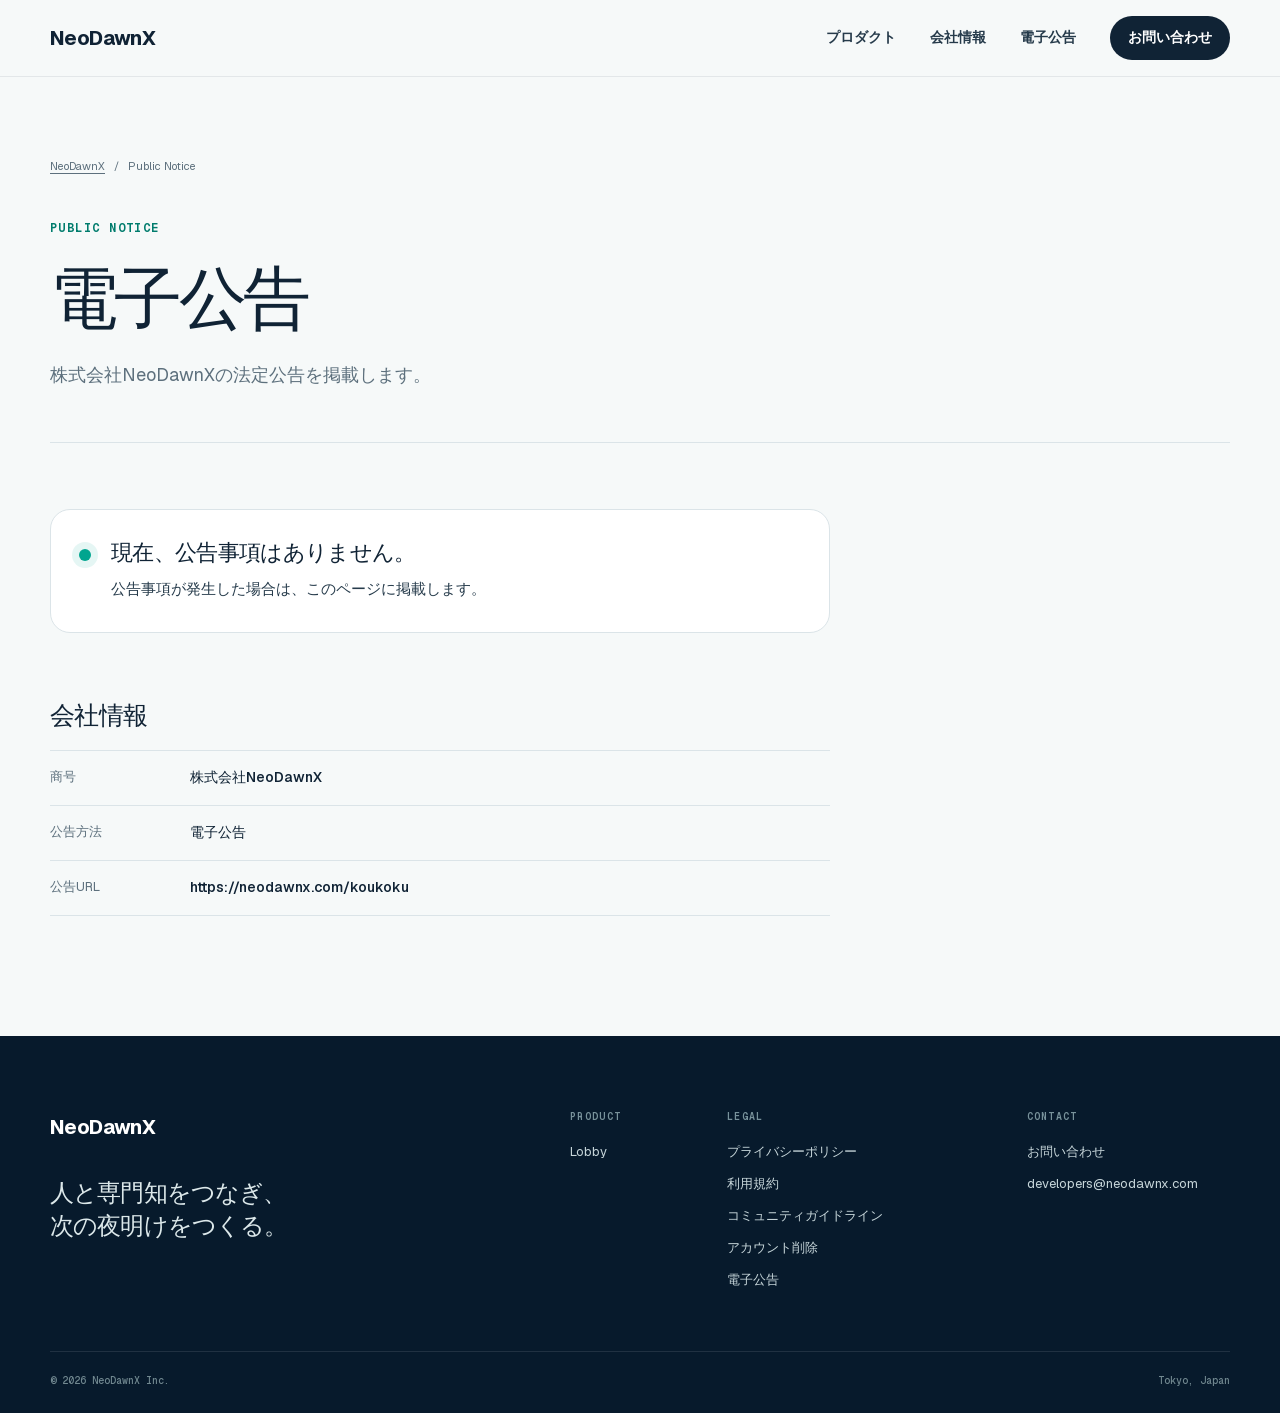
<file: koukoku/index.html>
<!DOCTYPE html><html lang="ja"><head><meta charSet="utf-8"/><meta name="viewport" content="width=device-width, initial-scale=1"/><link rel="stylesheet" href="/assets/index-BRAeSOtG.css" data-rsc-css-href="/assets/index-BRAeSOtG.css" data-precedence="vite-rsc/importer-resources"/><link rel="modulepreload" href="/assets/layout-segment-context-Dtve6tz0.js" crossorigin=""/><link rel="modulepreload" href="/assets/rolldown-runtime-S-ySWqyJ.js" crossorigin=""/><link rel="modulepreload" href="/assets/index-BiZOtPuk.js" crossorigin=""/><link rel="modulepreload" href="/assets/framework-DjPHiq1u.js" crossorigin=""/><title>電子公告 | NeoDawnX</title><meta name="description" content="NeoDawnXは、人と専門知のあいだに新しい協働の場をつくるプロダクトカンパニーです。"/><meta property="og:title" content="NeoDawnX — 次の夜明けをつくる"/><meta property="og:description" content="人と専門知をつなぎ、新しい協働の場をつくる。"/><meta property="og:site_name" content="NeoDawnX"/><meta property="og:type" content="website"/><meta property="og:locale" content="ja_JP"/><meta property="og:image" content="https://neodawnx.com/og.png"/><meta property="og:image:width" content="1200"/><meta property="og:image:height" content="630"/><meta property="og:image:alt" content="NeoDawnX — 次の夜明けをつくる"/><meta name="twitter:card" content="summary_large_image"/><meta name="twitter:title" content="NeoDawnX — 次の夜明けをつくる"/><meta name="twitter:description" content="人と専門知をつなぎ、新しい協働の場をつくる。"/><meta name="twitter:image" content="https://neodawnx.com/og.png"/><script>self.__VINEXT_RSC_PARAMS__={}</script><script>self.__VINEXT_RSC_NAV__={"pathname":"/koukoku","searchParams":[]}</script><link rel="modulepreload" href="/assets/index-BiZOtPuk.js" />
<link rel="preload" href="/assets/_vinext_fonts/geist-8ac0455e797f/geist-ff2310f5.woff2" as="font" type="font/woff2" crossorigin />
<link rel="preload" href="/assets/_vinext_fonts/geist-8ac0455e797f/geist-875ccdd4.woff2" as="font" type="font/woff2" crossorigin />
<link rel="preload" href="/assets/_vinext_fonts/geist-8ac0455e797f/geist-52306abf.woff2" as="font" type="font/woff2" crossorigin />
<link rel="preload" href="/assets/_vinext_fonts/geist-8ac0455e797f/geist-001175b1.woff2" as="font" type="font/woff2" crossorigin />
<link rel="preload" href="/assets/_vinext_fonts/geist-8ac0455e797f/geist-98bbbccb.woff2" as="font" type="font/woff2" crossorigin />
<link rel="preload" href="/assets/_vinext_fonts/geist-mono-00e989178794/geist-mono-f6b33328.woff2" as="font" type="font/woff2" crossorigin />
<link rel="preload" href="/assets/_vinext_fonts/geist-mono-00e989178794/geist-mono-44e03052.woff2" as="font" type="font/woff2" crossorigin />
<link rel="preload" href="/assets/_vinext_fonts/geist-mono-00e989178794/geist-mono-0638449e.woff2" as="font" type="font/woff2" crossorigin />
<link rel="preload" href="/assets/_vinext_fonts/geist-mono-00e989178794/geist-mono-971fb274.woff2" as="font" type="font/woff2" crossorigin />
<link rel="preload" href="/assets/_vinext_fonts/geist-mono-00e989178794/geist-mono-44745446.woff2" as="font" type="font/woff2" crossorigin />
<link rel="preload" href="/assets/_vinext_fonts/geist-mono-00e989178794/geist-mono-013b2f2f.woff2" as="font" type="font/woff2" crossorigin />
<style data-vinext-fonts>/* cyrillic-ext */
@font-face {
  font-family: 'Geist';
  font-style: normal;
  font-weight: 100 900;
  font-display: swap;
  src: url(/assets/_vinext_fonts/geist-8ac0455e797f/geist-ff2310f5.woff2) format('woff2');
  unicode-range: U+0460-052F, U+1C80-1C8A, U+20B4, U+2DE0-2DFF, U+A640-A69F, U+FE2E-FE2F;
}
/* cyrillic */
@font-face {
  font-family: 'Geist';
  font-style: normal;
  font-weight: 100 900;
  font-display: swap;
  src: url(/assets/_vinext_fonts/geist-8ac0455e797f/geist-875ccdd4.woff2) format('woff2');
  unicode-range: U+0301, U+0400-045F, U+0490-0491, U+04B0-04B1, U+2116;
}
/* vietnamese */
@font-face {
  font-family: 'Geist';
  font-style: normal;
  font-weight: 100 900;
  font-display: swap;
  src: url(/assets/_vinext_fonts/geist-8ac0455e797f/geist-52306abf.woff2) format('woff2');
  unicode-range: U+0102-0103, U+0110-0111, U+0128-0129, U+0168-0169, U+01A0-01A1, U+01AF-01B0, U+0300-0301, U+0303-0304, U+0308-0309, U+0323, U+0329, U+1EA0-1EF9, U+20AB;
}
/* latin-ext */
@font-face {
  font-family: 'Geist';
  font-style: normal;
  font-weight: 100 900;
  font-display: swap;
  src: url(/assets/_vinext_fonts/geist-8ac0455e797f/geist-001175b1.woff2) format('woff2');
  unicode-range: U+0100-02BA, U+02BD-02C5, U+02C7-02CC, U+02CE-02D7, U+02DD-02FF, U+0304, U+0308, U+0329, U+1D00-1DBF, U+1E00-1E9F, U+1EF2-1EFF, U+2020, U+20A0-20AB, U+20AD-20C0, U+2113, U+2C60-2C7F, U+A720-A7FF;
}
/* latin */
@font-face {
  font-family: 'Geist';
  font-style: normal;
  font-weight: 100 900;
  font-display: swap;
  src: url(/assets/_vinext_fonts/geist-8ac0455e797f/geist-98bbbccb.woff2) format('woff2');
  unicode-range: U+0000-00FF, U+0131, U+0152-0153, U+02BB-02BC, U+02C6, U+02DA, U+02DC, U+0304, U+0308, U+0329, U+2000-206F, U+20AC, U+2122, U+2191, U+2193, U+2212, U+2215, U+FEFF, U+FFFD;
}

.__font_geist_0tvmz3h { font-family: 'Geist', sans-serif; }

.__variable_geist_0tvmz3h { --font-geist-sans: 'Geist', sans-serif; }

/* cyrillic-ext */
@font-face {
  font-family: 'Geist Mono';
  font-style: normal;
  font-weight: 100 900;
  font-display: swap;
  src: url(/assets/_vinext_fonts/geist-mono-00e989178794/geist-mono-f6b33328.woff2) format('woff2');
  unicode-range: U+0460-052F, U+1C80-1C8A, U+20B4, U+2DE0-2DFF, U+A640-A69F, U+FE2E-FE2F;
}
/* cyrillic */
@font-face {
  font-family: 'Geist Mono';
  font-style: normal;
  font-weight: 100 900;
  font-display: swap;
  src: url(/assets/_vinext_fonts/geist-mono-00e989178794/geist-mono-44e03052.woff2) format('woff2');
  unicode-range: U+0301, U+0400-045F, U+0490-0491, U+04B0-04B1, U+2116;
}
/* symbols2 */
@font-face {
  font-family: 'Geist Mono';
  font-style: normal;
  font-weight: 100 900;
  font-display: swap;
  src: url(/assets/_vinext_fonts/geist-mono-00e989178794/geist-mono-0638449e.woff2) format('woff2');
  unicode-range: U+2000-2001, U+2004-2008, U+200A, U+23B8-23BD, U+2500-259F;
}
/* vietnamese */
@font-face {
  font-family: 'Geist Mono';
  font-style: normal;
  font-weight: 100 900;
  font-display: swap;
  src: url(/assets/_vinext_fonts/geist-mono-00e989178794/geist-mono-971fb274.woff2) format('woff2');
  unicode-range: U+0102-0103, U+0110-0111, U+0128-0129, U+0168-0169, U+01A0-01A1, U+01AF-01B0, U+0300-0301, U+0303-0304, U+0308-0309, U+0323, U+0329, U+1EA0-1EF9, U+20AB;
}
/* latin-ext */
@font-face {
  font-family: 'Geist Mono';
  font-style: normal;
  font-weight: 100 900;
  font-display: swap;
  src: url(/assets/_vinext_fonts/geist-mono-00e989178794/geist-mono-44745446.woff2) format('woff2');
  unicode-range: U+0100-02BA, U+02BD-02C5, U+02C7-02CC, U+02CE-02D7, U+02DD-02FF, U+0304, U+0308, U+0329, U+1D00-1DBF, U+1E00-1E9F, U+1EF2-1EFF, U+2020, U+20A0-20AB, U+20AD-20C0, U+2113, U+2C60-2C7F, U+A720-A7FF;
}
/* latin */
@font-face {
  font-family: 'Geist Mono';
  font-style: normal;
  font-weight: 100 900;
  font-display: swap;
  src: url(/assets/_vinext_fonts/geist-mono-00e989178794/geist-mono-013b2f2f.woff2) format('woff2');
  unicode-range: U+0000-00FF, U+0131, U+0152-0153, U+02BB-02BC, U+02C6, U+02DA, U+02DC, U+0304, U+0308, U+0329, U+2000-206F, U+20AC, U+2122, U+2191, U+2193, U+2212, U+2215, U+FEFF, U+FFFD;
}

.__font_geist_mono_1diim1n { font-family: 'Geist Mono', sans-serif; }

.__variable_geist_mono_1diim1n { --font-geist-mono: 'Geist Mono', sans-serif; }
</style>
</head><body class="__variable_geist_0tvmz3h __variable_geist_mono_1diim1n"><header class="site-header"><div class="shell header-inner"><a href="/" class="brand" aria-label="NeoDawnX ホーム">NeoDawnX</a><nav class="desktop-nav" aria-label="メインナビゲーション"><a href="/products">プロダクト</a><a href="/#company">会社情報</a><a href="/koukoku">電子公告</a><a class="nav-cta" href="/contact">お問い合わせ</a></nav><details class="mobile-nav"><summary aria-label="メニューを開く">Menu</summary><nav aria-label="モバイルナビゲーション"><a href="/products">プロダクト</a><a href="/#company">会社情報</a><a href="/koukoku">電子公告</a><a href="/contact">お問い合わせ</a></nav></details></div></header><main><div class="legal-hero shell"><div class="breadcrumbs"><a href="/">NeoDawnX</a><span>/</span><span>Public Notice</span></div><p class="eyebrow">Public Notice</p><h1>電子公告</h1><p class="legal-lead">株式会社NeoDawnXの法定公告を掲載します。</p></div><div class="shell legal-layout"><article class="legal-article"><div class="notice-status"><span aria-hidden="true"></span><div><h2>現在、公告事項はありません。</h2><p>公告事項が発生した場合は、このページに掲載します。</p></div></div><h2>会社情報</h2><dl class="notice-company"><div><dt>商号</dt><dd>株式会社NeoDawnX</dd></div><div><dt>公告方法</dt><dd>電子公告</dd></div><div><dt>公告URL</dt><dd>https://neodawnx.com/koukoku</dd></div></dl></article></div></main><footer class="site-footer"><div class="shell footer-grid"><div><a href="/" class="brand brand-light">NeoDawnX</a><p class="footer-statement">人と専門知をつなぎ、<br/>次の夜明けをつくる。</p></div><div class="footer-links"><div><p class="footer-label">Product</p><a href="/products/lobby">Lobby</a></div><div><p class="footer-label">Legal</p><a href="/legal/lobby/privacy">プライバシーポリシー</a><a href="/legal/lobby/terms">利用規約</a><a href="/legal/lobby/community-guidelines">コミュニティガイドライン</a><a href="/legal/lobby/account-deletion">アカウント削除</a><a href="/koukoku">電子公告</a></div><div><p class="footer-label">Contact</p><a href="/contact">お問い合わせ</a><a href="mailto:developers@neodawnx.com">developers@neodawnx.com</a></div></div></div><div class="shell footer-bottom"><span>© <!-- -->2026<!-- --> NeoDawnX Inc.</span><span>Tokyo, Japan</span></div></footer><script id="_R_">import("/assets/index-BiZOtPuk.js")</script></body></html><script>self.__VINEXT_RSC_CHUNKS__=self.__VINEXT_RSC_CHUNKS__||[];self.__VINEXT_RSC_CHUNKS__.push("2:I[\"8c0f216c4604\",[],\"Children\",1]\n3:I[\"15c18cfaeeff\",[],\"LayoutSegmentProvider\",1]\n4:I[\"8c0f216c4604\",[],\"Slot\",1]\n5:I[\"593f344dc510\",[],\"RedirectBoundary\",1]\n:HL[\"/assets/index-BRAeSOtG.css\",\"style\"]\n")</script><script>self.__VINEXT_RSC_CHUNKS__=self.__VINEXT_RSC_CHUNKS__||[];self.__VINEXT_RSC_CHUNKS__.push("0:{\"__route\":\"route:/koukoku\",\"__interceptionContext\":null,\"__layoutIds\":[\"layout:/\"],\"__rootLayout\":\"/\",\"page:/koukoku\":\"$L1\",\"layout:/\":[[[[\"$\",\"link\",\"css:/assets/index-BRAeSOtG.css\",{\"rel\":\"stylesheet\",\"precedence\":\"vite-rsc/importer-resources\",\"href\":\"/assets/index-BRAeSOtG.css\",\"data-rsc-css-href\":\"/assets/index-BRAeSOtG.css\"}],\"$undefined\"],[\"$\",\"html\",null,{\"lang\":\"ja\",\"children\":[\"$\",\"body\",null,{\"className\":\"__variable_geist_0tvmz3h __variable_geist_mono_1diim1n\",\"children\":[\"$\",\"$L2\",null,{}]}]}]],null],\"route:/koukoku\":[[[\"$\",\"meta\",null,{\"charSet\":\"utf-8\"}],[[\"$\",\"title\",\"0\",{\"children\":\"電子公告 | NeoDawnX\"}],[\"$\",\"meta\",\"1\",{\"name\":\"description\",\"content\":\"NeoDawnXは、人と専門知のあいだに新しい協働の場をつくるプロダクトカンパニーです。\"}],[\"$\",\"meta\",\"2\",{\"property\":\"og:title\",\"content\":\"NeoDawnX — 次の夜明けをつくる\"}],[\"$\",\"meta\",\"3\",{\"property\":\"og:description\",\"content\":\"人と専門知をつなぎ、新しい協働の場をつくる。\"}],[\"$\",\"meta\",\"4\",{\"property\":\"og:site_name\",\"content\":\"NeoDawnX\"}],[\"$\",\"meta\",\"5\",{\"property\":\"og:type\",\"content\":\"website\"}],[\"$\",\"meta\",\"6\",{\"property\":\"og:locale\",\"content\":\"ja_JP\"}],[\"$\",\"meta\",\"7\",{\"property\":\"og:image\",\"content\":\"https://neodawnx.com/og.png\"}],[\"$\",\"meta\",\"8\",{\"property\":\"og:image:width\",\"content\":\"1200\"}],[\"$\",\"meta\",\"9\",{\"property\":\"og:image:height\",\"content\":\"630\"}],[\"$\",\"meta\",\"10\",{\"property\":\"og:image:alt\",\"content\":\"NeoDawnX — 次の夜明けをつくる\"}],[\"$\",\"meta\",\"11\",{\"name\":\"twitter:card\",\"content\":\"summary_large_image\"}],[\"$\",\"meta\",\"12\",{\"name\":\"twitter:title\",\"content\":\"NeoDawnX — 次の夜明けをつくる\"}],[\"$\",\"meta\",\"13\",{\"name\":\"twitter:description\",\"content\":\"人と専門知をつなぎ、新しい協働の場をつくる。\"}],[\"$\",\"meta\",\"14\",{\"name\":\"twitter:image\",\"content\":\"https://neodawnx.com/og.png\"}]],[[\"$\",\"meta\",\"0\",{\"name\":\"viewport\",\"content\":\"width=device-width, initial-scale=1\"}]]],[\"$\",\"$L3\",null,{\"segmentMap\":{\"children\":[\"koukoku\"]},\"children\":[\"$\",\"$L4\",null,{\"id\":\"layout:/\",\"parallelSlots\":\"$undefined\",\"children\":[\"$\",\"$L5\",null,{\"children\":[\"$\",\"$L3\",null,{\"segmentMap\":{\"children\":[]},\"children\":[\"$\",\"$L4\",null,{\"id\":\"page:/koukoku\"}]}]}]}]}]],\"__layoutFlags\":{\"layout:/\":\"s\"},\"__artifactCompatibility\":{\"schemaVersion\":1,\"graphVersion\":\"app-route-graph:s2cl1s14y2h48\",\"deploymentVersion\":\"4e2bd83a-3ae6-494a-8e2c-3c04ac80fe81\",\"appElementsSchemaVersion\":1,\"rscPayloadSchemaVersion\":1,\"rootBoundaryId\":\"/\",\"renderEpoch\":null}}\n")</script><script>self.__VINEXT_RSC_CHUNKS__=self.__VINEXT_RSC_CHUNKS__||[];self.__VINEXT_RSC_CHUNKS__.push("1:[[\"$\",\"header\",null,{\"className\":\"site-header\",\"children\":[\"$\",\"div\",null,{\"className\":\"shell header-inner\",\"children\":[[\"$\",\"a\",null,{\"href\":\"/\",\"className\":\"brand\",\"aria-label\":\"NeoDawnX ホーム\",\"children\":\"NeoDawnX\"}],[\"$\",\"nav\",null,{\"className\":\"desktop-nav\",\"aria-label\":\"メインナビゲーション\",\"children\":[[\"$\",\"a\",null,{\"href\":\"/products\",\"children\":\"プロダクト\"}],[\"$\",\"a\",null,{\"href\":\"/#company\",\"children\":\"会社情報\"}],[\"$\",\"a\",null,{\"href\":\"/koukoku\",\"children\":\"電子公告\"}],[\"$\",\"a\",null,{\"className\":\"nav-cta\",\"href\":\"/contact\",\"children\":\"お問い合わせ\"}]]}],[\"$\",\"details\",null,{\"className\":\"mobile-nav\",\"children\":[[\"$\",\"summary\",null,{\"aria-label\":\"メニューを開く\",\"children\":\"Menu\"}],[\"$\",\"nav\",null,{\"aria-label\":\"モバイルナビゲーション\",\"children\":[[\"$\",\"a\",null,{\"href\":\"/products\",\"children\":\"プロダクト\"}],[\"$\",\"a\",null,{\"href\":\"/#company\",\"children\":\"会社情報\"}],[\"$\",\"a\",null,{\"href\":\"/koukoku\",\"children\":\"電子公告\"}],[\"$\",\"a\",null,{\"href\":\"/contact\",\"children\":\"お問い合わせ\"}]]}]]}]]}]}],[\"$\",\"main\",null,{\"children\":[[\"$\",\"div\",null,{\"className\":\"legal-hero shell\",\"children\":[[\"$\",\"div\",null,{\"className\":\"breadcrumbs\",\"children\":[[\"$\",\"a\",null,{\"href\":\"/\",\"children\":\"NeoDawnX\"}],[\"$\",\"span\",null,{\"children\":\"/\"}],[\"$\",\"span\",null,{\"children\":\"Public Notice\"}]]}],[\"$\",\"p\",null,{\"className\":\"eyebrow\",\"children\":\"Public Notice\"}],[\"$\",\"h1\",null,{\"children\":\"電子公告\"}],[\"$\",\"p\",null,{\"className\":\"legal-lead\",\"children\":\"株式会社NeoDawnXの法定公告を掲載します。\"}]]}],[\"$\",\"div\",null,{\"className\":\"shell legal-layout\",\"children\":[\"$\",\"article\",null,{\"className\":\"legal-article\",\"children\":[[\"$\",\"div\",null,{\"className\":\"notice-status\",\"children\":[[\"$\",\"span\",null,{\"aria-hidden\":\"true\"}],[\"$\",\"div\",null,{\"children\":[[\"$\",\"h2\",null,{\"children\":\"現在、公告事項はありません。\"}],[\"$\",\"p\",null,{\"children\":\"公告事項が発生した場合は、このページに掲載します。\"}]]}]]}],[\"$\",\"h2\",null,{\"children\":\"会社情報\"}],[\"$\",\"dl\",null,{\"className\":\"notice-company\",\"children\":[[\"$\",\"div\",null,{\"children\":[[\"$\",\"dt\",null,{\"children\":\"商号\"}],[\"$\",\"dd\",null,{\"children\":\"株式会社NeoDawnX\"}]]}],[\"$\",\"div\",null,{\"children\":[[\"$\",\"dt\",null,{\"children\":\"公告方法\"}],[\"$\",\"dd\",null,{\"children\":\"電子公告\"}]]}],[\"$\",\"div\",null,{\"children\":[[\"$\",\"dt\",null,{\"children\":\"公告URL\"}],[\"$\",\"dd\",null,{\"children\":\"https://neodawnx.com/koukoku\"}]]}]]}]]}]}]]}],[\"$\",\"footer\",null,{\"className\":\"site-footer\",\"children\":[[\"$\",\"div\",null,{\"className\":\"shell footer-grid\",\"children\":[[\"$\",\"div\",null,{\"children\":[[\"$\",\"a\",null,{\"href\":\"/\",\"className\":\"brand brand-light\",\"children\":\"NeoDawnX\"}],[\"$\",\"p\",null,{\"className\":\"footer-statement\",\"children\":[\"人と専門知をつなぎ、\",[\"$\",\"br\",null,{}],\"次の夜明けをつくる。\"]}]]}],[\"$\",\"div\",null,{\"className\":\"footer-links\",\"children\":[[\"$\",\"div\",null,{\"children\":[[\"$\",\"p\",null,{\"className\":\"footer-label\",\"children\":\"Product\"}],[\"$\",\"a\",null,{\"href\":\"/products/lobby\",\"children\":\"Lobby\"}]]}],[\"$\",\"div\",null,{\"children\":[[\"$\",\"p\",null,{\"className\":\"footer-label\",\"children\":\"Legal\"}],[\"$\",\"a\",null,{\"href\":\"/legal/lobby/privacy\",\"children\":\"プライバシーポリシー\"}],[\"$\",\"a\",null,{\"href\":\"/legal/lobby/terms\",\"children\":\"利用規約\"}],[\"$\",\"a\",null,{\"href\":\"/legal/lobby/community-guidelines\",\"children\":\"コミュニティガイドライン\"}],[\"$\",\"a\",null,{\"href\":\"/legal/lobby/account-deletion\",\"children\":\"アカウント削除\"}],[\"$\",\"a\",null,{\"href\":\"/koukoku\",\"children\":\"電子公告\"}]]}],[\"$\",\"div\",null,{\"children\":[[\"$\",\"p\",null,{\"className\":\"footer-label\",\"children\":\"Contact\"}],[\"$\",\"a\",null,{\"href\":\"/contact\",\"children\":\"お問い合わせ\"}],[\"$\",\"a\",null,{\"href\":\"mailto:developers@neodawnx.com\",\"children\":\"developers@neodawnx.com\"}]]}]]}]]}],[\"$\",\"div\",null,{\"className\":\"shell footer-bottom\",\"children\":[[\"$\",\"span\",null,{\"children\":[\"© \",2026,\" NeoDawnX Inc.\"]}],[\"$\",\"span\",null,{\"children\":\"Tokyo, Japan\"}]]}]]}]]\n")</script><script>self.__VINEXT_RSC_DONE__=true</script>
</file>
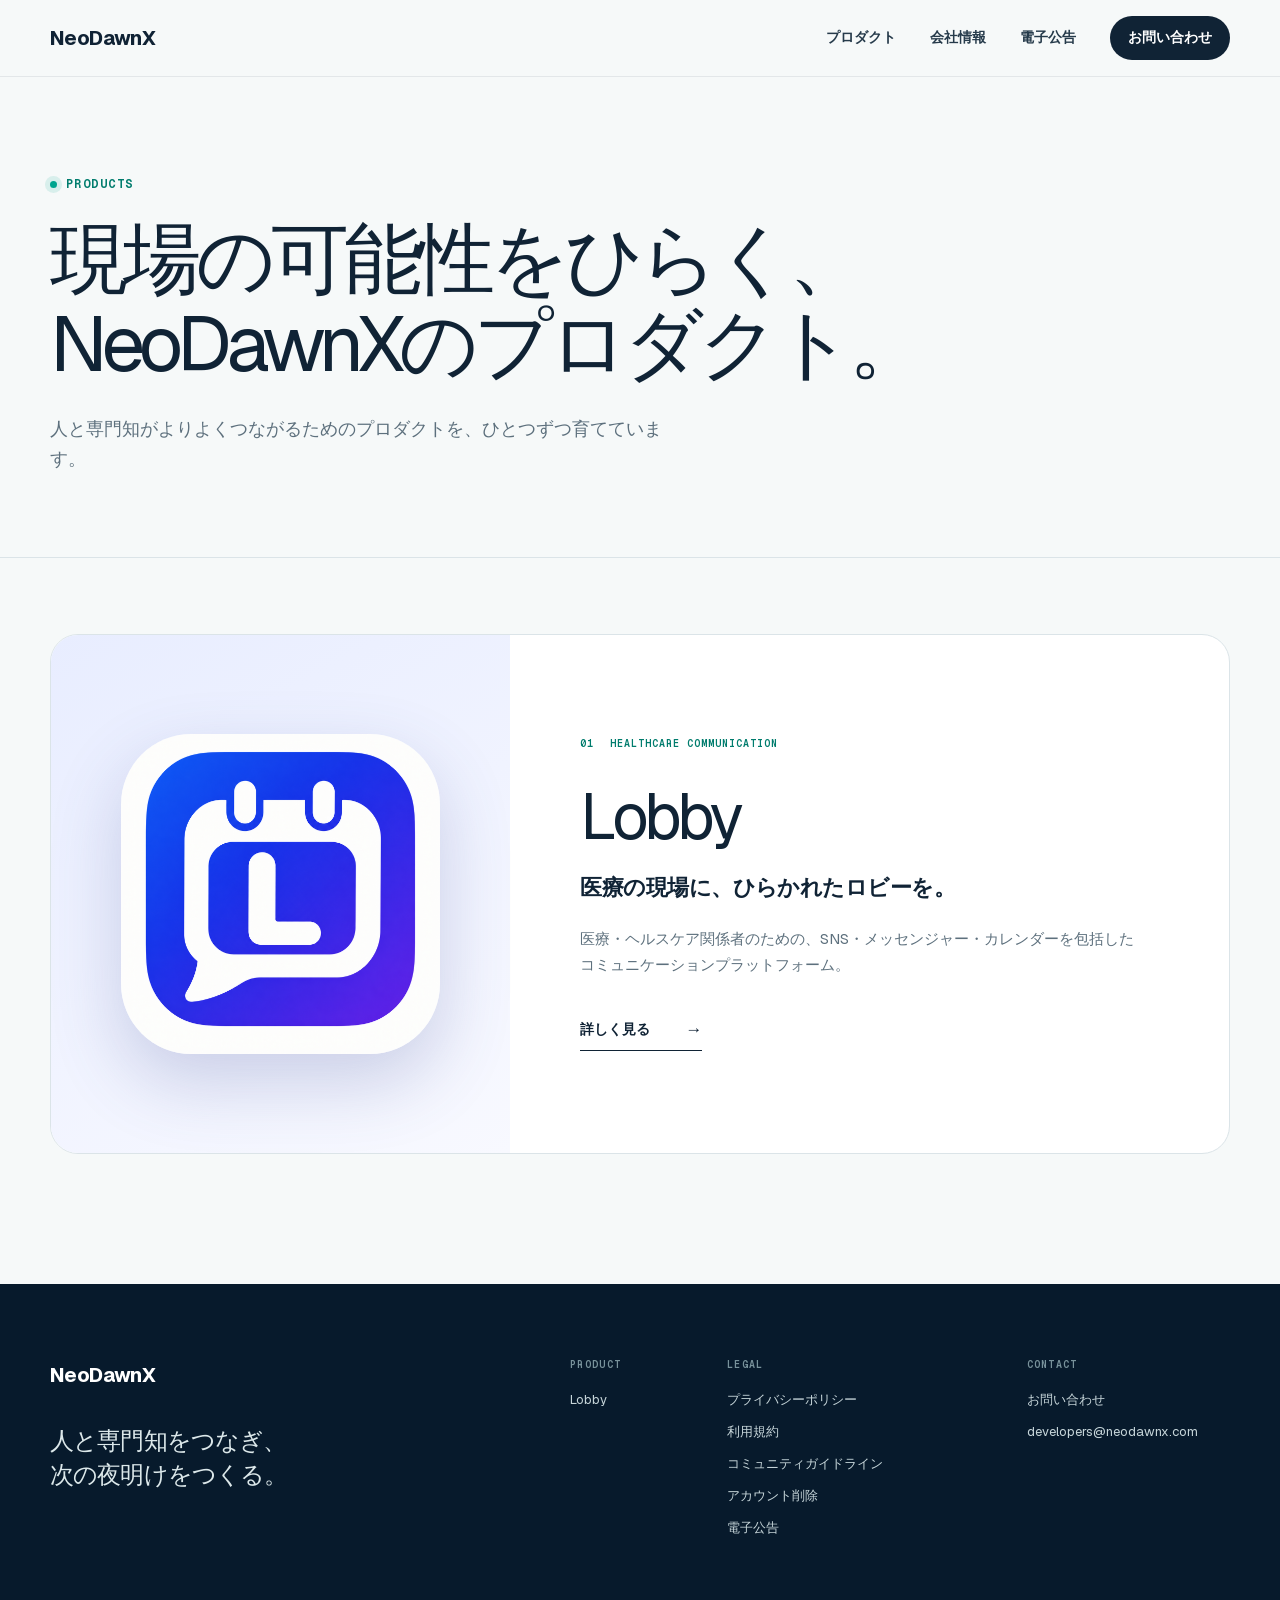
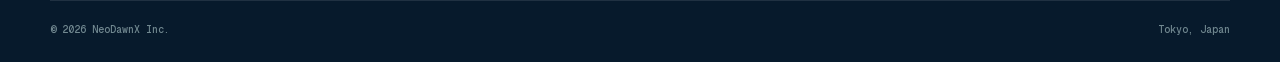
<file: products/index.html>
<!DOCTYPE html><html lang="ja"><head><meta charSet="utf-8"/><meta name="viewport" content="width=device-width, initial-scale=1"/><link rel="stylesheet" href="/assets/index-BRAeSOtG.css" data-rsc-css-href="/assets/index-BRAeSOtG.css" data-precedence="vite-rsc/importer-resources"/><link rel="modulepreload" href="/assets/layout-segment-context-Dtve6tz0.js" crossorigin=""/><link rel="modulepreload" href="/assets/rolldown-runtime-S-ySWqyJ.js" crossorigin=""/><link rel="modulepreload" href="/assets/index-BiZOtPuk.js" crossorigin=""/><link rel="modulepreload" href="/assets/framework-DjPHiq1u.js" crossorigin=""/><link rel="modulepreload" href="/assets/image-NQPggmMm.js" crossorigin=""/><title>プロダクト | NeoDawnX</title><meta name="description" content="NeoDawnXが企画・開発・運営するプロダクトをご紹介します。"/><meta property="og:title" content="NeoDawnX — 次の夜明けをつくる"/><meta property="og:description" content="人と専門知をつなぎ、新しい協働の場をつくる。"/><meta property="og:site_name" content="NeoDawnX"/><meta property="og:type" content="website"/><meta property="og:locale" content="ja_JP"/><meta property="og:image" content="https://neodawnx.com/og.png"/><meta property="og:image:width" content="1200"/><meta property="og:image:height" content="630"/><meta property="og:image:alt" content="NeoDawnX — 次の夜明けをつくる"/><meta name="twitter:card" content="summary_large_image"/><meta name="twitter:title" content="NeoDawnX — 次の夜明けをつくる"/><meta name="twitter:description" content="人と専門知をつなぎ、新しい協働の場をつくる。"/><meta name="twitter:image" content="https://neodawnx.com/og.png"/><script>self.__VINEXT_RSC_PARAMS__={}</script><script>self.__VINEXT_RSC_NAV__={"pathname":"/products","searchParams":[]}</script><link rel="modulepreload" href="/assets/index-BiZOtPuk.js" />
<link rel="preload" href="/assets/_vinext_fonts/geist-8ac0455e797f/geist-ff2310f5.woff2" as="font" type="font/woff2" crossorigin />
<link rel="preload" href="/assets/_vinext_fonts/geist-8ac0455e797f/geist-875ccdd4.woff2" as="font" type="font/woff2" crossorigin />
<link rel="preload" href="/assets/_vinext_fonts/geist-8ac0455e797f/geist-52306abf.woff2" as="font" type="font/woff2" crossorigin />
<link rel="preload" href="/assets/_vinext_fonts/geist-8ac0455e797f/geist-001175b1.woff2" as="font" type="font/woff2" crossorigin />
<link rel="preload" href="/assets/_vinext_fonts/geist-8ac0455e797f/geist-98bbbccb.woff2" as="font" type="font/woff2" crossorigin />
<link rel="preload" href="/assets/_vinext_fonts/geist-mono-00e989178794/geist-mono-f6b33328.woff2" as="font" type="font/woff2" crossorigin />
<link rel="preload" href="/assets/_vinext_fonts/geist-mono-00e989178794/geist-mono-44e03052.woff2" as="font" type="font/woff2" crossorigin />
<link rel="preload" href="/assets/_vinext_fonts/geist-mono-00e989178794/geist-mono-0638449e.woff2" as="font" type="font/woff2" crossorigin />
<link rel="preload" href="/assets/_vinext_fonts/geist-mono-00e989178794/geist-mono-971fb274.woff2" as="font" type="font/woff2" crossorigin />
<link rel="preload" href="/assets/_vinext_fonts/geist-mono-00e989178794/geist-mono-44745446.woff2" as="font" type="font/woff2" crossorigin />
<link rel="preload" href="/assets/_vinext_fonts/geist-mono-00e989178794/geist-mono-013b2f2f.woff2" as="font" type="font/woff2" crossorigin />
<style data-vinext-fonts>/* cyrillic-ext */
@font-face {
  font-family: 'Geist';
  font-style: normal;
  font-weight: 100 900;
  font-display: swap;
  src: url(/assets/_vinext_fonts/geist-8ac0455e797f/geist-ff2310f5.woff2) format('woff2');
  unicode-range: U+0460-052F, U+1C80-1C8A, U+20B4, U+2DE0-2DFF, U+A640-A69F, U+FE2E-FE2F;
}
/* cyrillic */
@font-face {
  font-family: 'Geist';
  font-style: normal;
  font-weight: 100 900;
  font-display: swap;
  src: url(/assets/_vinext_fonts/geist-8ac0455e797f/geist-875ccdd4.woff2) format('woff2');
  unicode-range: U+0301, U+0400-045F, U+0490-0491, U+04B0-04B1, U+2116;
}
/* vietnamese */
@font-face {
  font-family: 'Geist';
  font-style: normal;
  font-weight: 100 900;
  font-display: swap;
  src: url(/assets/_vinext_fonts/geist-8ac0455e797f/geist-52306abf.woff2) format('woff2');
  unicode-range: U+0102-0103, U+0110-0111, U+0128-0129, U+0168-0169, U+01A0-01A1, U+01AF-01B0, U+0300-0301, U+0303-0304, U+0308-0309, U+0323, U+0329, U+1EA0-1EF9, U+20AB;
}
/* latin-ext */
@font-face {
  font-family: 'Geist';
  font-style: normal;
  font-weight: 100 900;
  font-display: swap;
  src: url(/assets/_vinext_fonts/geist-8ac0455e797f/geist-001175b1.woff2) format('woff2');
  unicode-range: U+0100-02BA, U+02BD-02C5, U+02C7-02CC, U+02CE-02D7, U+02DD-02FF, U+0304, U+0308, U+0329, U+1D00-1DBF, U+1E00-1E9F, U+1EF2-1EFF, U+2020, U+20A0-20AB, U+20AD-20C0, U+2113, U+2C60-2C7F, U+A720-A7FF;
}
/* latin */
@font-face {
  font-family: 'Geist';
  font-style: normal;
  font-weight: 100 900;
  font-display: swap;
  src: url(/assets/_vinext_fonts/geist-8ac0455e797f/geist-98bbbccb.woff2) format('woff2');
  unicode-range: U+0000-00FF, U+0131, U+0152-0153, U+02BB-02BC, U+02C6, U+02DA, U+02DC, U+0304, U+0308, U+0329, U+2000-206F, U+20AC, U+2122, U+2191, U+2193, U+2212, U+2215, U+FEFF, U+FFFD;
}

.__font_geist_0tvmz3h { font-family: 'Geist', sans-serif; }

.__variable_geist_0tvmz3h { --font-geist-sans: 'Geist', sans-serif; }

/* cyrillic-ext */
@font-face {
  font-family: 'Geist Mono';
  font-style: normal;
  font-weight: 100 900;
  font-display: swap;
  src: url(/assets/_vinext_fonts/geist-mono-00e989178794/geist-mono-f6b33328.woff2) format('woff2');
  unicode-range: U+0460-052F, U+1C80-1C8A, U+20B4, U+2DE0-2DFF, U+A640-A69F, U+FE2E-FE2F;
}
/* cyrillic */
@font-face {
  font-family: 'Geist Mono';
  font-style: normal;
  font-weight: 100 900;
  font-display: swap;
  src: url(/assets/_vinext_fonts/geist-mono-00e989178794/geist-mono-44e03052.woff2) format('woff2');
  unicode-range: U+0301, U+0400-045F, U+0490-0491, U+04B0-04B1, U+2116;
}
/* symbols2 */
@font-face {
  font-family: 'Geist Mono';
  font-style: normal;
  font-weight: 100 900;
  font-display: swap;
  src: url(/assets/_vinext_fonts/geist-mono-00e989178794/geist-mono-0638449e.woff2) format('woff2');
  unicode-range: U+2000-2001, U+2004-2008, U+200A, U+23B8-23BD, U+2500-259F;
}
/* vietnamese */
@font-face {
  font-family: 'Geist Mono';
  font-style: normal;
  font-weight: 100 900;
  font-display: swap;
  src: url(/assets/_vinext_fonts/geist-mono-00e989178794/geist-mono-971fb274.woff2) format('woff2');
  unicode-range: U+0102-0103, U+0110-0111, U+0128-0129, U+0168-0169, U+01A0-01A1, U+01AF-01B0, U+0300-0301, U+0303-0304, U+0308-0309, U+0323, U+0329, U+1EA0-1EF9, U+20AB;
}
/* latin-ext */
@font-face {
  font-family: 'Geist Mono';
  font-style: normal;
  font-weight: 100 900;
  font-display: swap;
  src: url(/assets/_vinext_fonts/geist-mono-00e989178794/geist-mono-44745446.woff2) format('woff2');
  unicode-range: U+0100-02BA, U+02BD-02C5, U+02C7-02CC, U+02CE-02D7, U+02DD-02FF, U+0304, U+0308, U+0329, U+1D00-1DBF, U+1E00-1E9F, U+1EF2-1EFF, U+2020, U+20A0-20AB, U+20AD-20C0, U+2113, U+2C60-2C7F, U+A720-A7FF;
}
/* latin */
@font-face {
  font-family: 'Geist Mono';
  font-style: normal;
  font-weight: 100 900;
  font-display: swap;
  src: url(/assets/_vinext_fonts/geist-mono-00e989178794/geist-mono-013b2f2f.woff2) format('woff2');
  unicode-range: U+0000-00FF, U+0131, U+0152-0153, U+02BB-02BC, U+02C6, U+02DA, U+02DC, U+0304, U+0308, U+0329, U+2000-206F, U+20AC, U+2122, U+2191, U+2193, U+2212, U+2215, U+FEFF, U+FFFD;
}

.__font_geist_mono_1diim1n { font-family: 'Geist Mono', sans-serif; }

.__variable_geist_mono_1diim1n { --font-geist-mono: 'Geist Mono', sans-serif; }
</style>
</head><body class="__variable_geist_0tvmz3h __variable_geist_mono_1diim1n"><header class="site-header"><div class="shell header-inner"><a href="/" class="brand" aria-label="NeoDawnX ホーム">NeoDawnX</a><nav class="desktop-nav" aria-label="メインナビゲーション"><a href="/products">プロダクト</a><a href="/#company">会社情報</a><a href="/koukoku">電子公告</a><a class="nav-cta" href="/contact">お問い合わせ</a></nav><details class="mobile-nav"><summary aria-label="メニューを開く">Menu</summary><nav aria-label="モバイルナビゲーション"><a href="/products">プロダクト</a><a href="/#company">会社情報</a><a href="/koukoku">電子公告</a><a href="/contact">お問い合わせ</a></nav></details></div></header><main><section class="products-hero"><div class="shell"><p class="eyebrow"><span class="status-dot"></span>Products</p><h1>現場の可能性をひらく、<br/>NeoDawnXのプロダクト。</h1><p>人と専門知がよりよくつながるためのプロダクトを、ひとつずつ育てています。</p></div></section><section class="products-list shell" aria-label="プロダクト一覧"><a class="product-card" href="/products/lobby"><div class="product-card-visual"><img src="/lobby-icon.png" alt="" width="1254" height="1254" loading="lazy" decoding="async" srcSet="/lobby-icon.png 640w, /lobby-icon.png 750w, /lobby-icon.png 828w, /lobby-icon.png 1080w, /lobby-icon.png 1200w, /lobby-icon.png 1920w, /lobby-icon.png 2048w" data-nimg="1"/></div><div class="product-card-copy"><p><span>01</span>Healthcare communication</p><h2>Lobby</h2><strong>医療の現場に、ひらかれたロビーを。</strong><span class="product-card-description">医療・ヘルスケア関係者のための、SNS・メッセンジャー・カレンダーを包括したコミュニケーションプラットフォーム。</span><span class="product-card-link">詳しく見る <b>→</b></span></div></a></section></main><footer class="site-footer"><div class="shell footer-grid"><div><a href="/" class="brand brand-light">NeoDawnX</a><p class="footer-statement">人と専門知をつなぎ、<br/>次の夜明けをつくる。</p></div><div class="footer-links"><div><p class="footer-label">Product</p><a href="/products/lobby">Lobby</a></div><div><p class="footer-label">Legal</p><a href="/legal/lobby/privacy">プライバシーポリシー</a><a href="/legal/lobby/terms">利用規約</a><a href="/legal/lobby/community-guidelines">コミュニティガイドライン</a><a href="/legal/lobby/account-deletion">アカウント削除</a><a href="/koukoku">電子公告</a></div><div><p class="footer-label">Contact</p><a href="/contact">お問い合わせ</a><a href="mailto:developers@neodawnx.com">developers@neodawnx.com</a></div></div></div><div class="shell footer-bottom"><span>© <!-- -->2026<!-- --> NeoDawnX Inc.</span><span>Tokyo, Japan</span></div></footer><script id="_R_">import("/assets/index-BiZOtPuk.js")</script></body></html><script>self.__VINEXT_RSC_CHUNKS__=self.__VINEXT_RSC_CHUNKS__||[];self.__VINEXT_RSC_CHUNKS__.push("2:I[\"8c0f216c4604\",[],\"Children\",1]\n3:I[\"15c18cfaeeff\",[],\"LayoutSegmentProvider\",1]\n4:I[\"8c0f216c4604\",[],\"Slot\",1]\n5:I[\"593f344dc510\",[],\"RedirectBoundary\",1]\n:HL[\"/assets/index-BRAeSOtG.css\",\"style\"]\n")</script><script>self.__VINEXT_RSC_CHUNKS__=self.__VINEXT_RSC_CHUNKS__||[];self.__VINEXT_RSC_CHUNKS__.push("0:{\"__route\":\"route:/products\",\"__interceptionContext\":null,\"__layoutIds\":[\"layout:/\"],\"__rootLayout\":\"/\",\"page:/products\":\"$L1\",\"layout:/\":[[[[\"$\",\"link\",\"css:/assets/index-BRAeSOtG.css\",{\"rel\":\"stylesheet\",\"precedence\":\"vite-rsc/importer-resources\",\"href\":\"/assets/index-BRAeSOtG.css\",\"data-rsc-css-href\":\"/assets/index-BRAeSOtG.css\"}],\"$undefined\"],[\"$\",\"html\",null,{\"lang\":\"ja\",\"children\":[\"$\",\"body\",null,{\"className\":\"__variable_geist_0tvmz3h __variable_geist_mono_1diim1n\",\"children\":[\"$\",\"$L2\",null,{}]}]}]],null],\"route:/products\":[[[\"$\",\"meta\",null,{\"charSet\":\"utf-8\"}],[[\"$\",\"title\",\"0\",{\"children\":\"プロダクト | NeoDawnX\"}],[\"$\",\"meta\",\"1\",{\"name\":\"description\",\"content\":\"NeoDawnXが企画・開発・運営するプロダクトをご紹介します。\"}],[\"$\",\"meta\",\"2\",{\"property\":\"og:title\",\"content\":\"NeoDawnX — 次の夜明けをつくる\"}],[\"$\",\"meta\",\"3\",{\"property\":\"og:description\",\"content\":\"人と専門知をつなぎ、新しい協働の場をつくる。\"}],[\"$\",\"meta\",\"4\",{\"property\":\"og:site_name\",\"content\":\"NeoDawnX\"}],[\"$\",\"meta\",\"5\",{\"property\":\"og:type\",\"content\":\"website\"}],[\"$\",\"meta\",\"6\",{\"property\":\"og:locale\",\"content\":\"ja_JP\"}],[\"$\",\"meta\",\"7\",{\"property\":\"og:image\",\"content\":\"https://neodawnx.com/og.png\"}],[\"$\",\"meta\",\"8\",{\"property\":\"og:image:width\",\"content\":\"1200\"}],[\"$\",\"meta\",\"9\",{\"property\":\"og:image:height\",\"content\":\"630\"}],[\"$\",\"meta\",\"10\",{\"property\":\"og:image:alt\",\"content\":\"NeoDawnX — 次の夜明けをつくる\"}],[\"$\",\"meta\",\"11\",{\"name\":\"twitter:card\",\"content\":\"summary_large_image\"}],[\"$\",\"meta\",\"12\",{\"name\":\"twitter:title\",\"content\":\"NeoDawnX — 次の夜明けをつくる\"}],[\"$\",\"meta\",\"13\",{\"name\":\"twitter:description\",\"content\":\"人と専門知をつなぎ、新しい協働の場をつくる。\"}],[\"$\",\"meta\",\"14\",{\"name\":\"twitter:image\",\"content\":\"https://neodawnx.com/og.png\"}]],[[\"$\",\"meta\",\"0\",{\"name\":\"viewport\",\"content\":\"width=device-width, initial-scale=1\"}]]],[\"$\",\"$L3\",null,{\"segmentMap\":{\"children\":[\"products\"]},\"children\":[\"$\",\"$L4\",null,{\"id\":\"layout:/\",\"parallelSlots\":\"$undefined\",\"children\":[\"$\",\"$L5\",null,{\"children\":[\"$\",\"$L3\",null,{\"segmentMap\":{\"children\":[]},\"children\":[\"$\",\"$L4\",null,{\"id\":\"page:/products\"}]}]}]}]}]],\"__layoutFlags\":{\"layout:/\":\"s\"},\"__artifactCompatibility\":{\"schemaVersion\":1,\"graphVersion\":\"app-route-graph:u3nal41rea0s\",\"deploymentVersion\":\"4e2bd83a-3ae6-494a-8e2c-3c04ac80fe81\",\"appElementsSchemaVersion\":1,\"rscPayloadSchemaVersion\":1,\"rootBoundaryId\":\"/\",\"renderEpoch\":null}}\n")</script><script>self.__VINEXT_RSC_CHUNKS__=self.__VINEXT_RSC_CHUNKS__||[];self.__VINEXT_RSC_CHUNKS__.push("6:I[\"9fb86276be8f\",[],\"default\",1]\n")</script><script>self.__VINEXT_RSC_CHUNKS__=self.__VINEXT_RSC_CHUNKS__||[];self.__VINEXT_RSC_CHUNKS__.push("1:[[\"$\",\"header\",null,{\"className\":\"site-header\",\"children\":[\"$\",\"div\",null,{\"className\":\"shell header-inner\",\"children\":[[\"$\",\"a\",null,{\"href\":\"/\",\"className\":\"brand\",\"aria-label\":\"NeoDawnX ホーム\",\"children\":\"NeoDawnX\"}],[\"$\",\"nav\",null,{\"className\":\"desktop-nav\",\"aria-label\":\"メインナビゲーション\",\"children\":[[\"$\",\"a\",null,{\"href\":\"/products\",\"children\":\"プロダクト\"}],[\"$\",\"a\",null,{\"href\":\"/#company\",\"children\":\"会社情報\"}],[\"$\",\"a\",null,{\"href\":\"/koukoku\",\"children\":\"電子公告\"}],[\"$\",\"a\",null,{\"className\":\"nav-cta\",\"href\":\"/contact\",\"children\":\"お問い合わせ\"}]]}],[\"$\",\"details\",null,{\"className\":\"mobile-nav\",\"children\":[[\"$\",\"summary\",null,{\"aria-label\":\"メニューを開く\",\"children\":\"Menu\"}],[\"$\",\"nav\",null,{\"aria-label\":\"モバイルナビゲーション\",\"children\":[[\"$\",\"a\",null,{\"href\":\"/products\",\"children\":\"プロダクト\"}],[\"$\",\"a\",null,{\"href\":\"/#company\",\"children\":\"会社情報\"}],[\"$\",\"a\",null,{\"href\":\"/koukoku\",\"children\":\"電子公告\"}],[\"$\",\"a\",null,{\"href\":\"/contact\",\"children\":\"お問い合わせ\"}]]}]]}]]}]}],[\"$\",\"main\",null,{\"children\":[[\"$\",\"section\",null,{\"className\":\"products-hero\",\"children\":[\"$\",\"div\",null,{\"className\":\"shell\",\"children\":[[\"$\",\"p\",null,{\"className\":\"eyebrow\",\"children\":[[\"$\",\"span\",null,{\"className\":\"status-dot\"}],\"Products\"]}],[\"$\",\"h1\",null,{\"children\":[\"現場の可能性をひらく、\",[\"$\",\"br\",null,{}],\"NeoDawnXのプロダクト。\"]}],[\"$\",\"p\",null,{\"children\":\"人と専門知がよりよくつながるためのプロダクトを、ひとつずつ育てています。\"}]]}]}],[\"$\",\"section\",null,{\"className\":\"products-list shell\",\"aria-label\":\"プロダクト一覧\",\"children\":[\"$\",\"a\",null,{\"className\":\"product-card\",\"href\":\"/products/lobby\",\"children\":[[\"$\",\"div\",null,{\"className\":\"product-card-visual\",\"children\":[\"$\",\"$L6\",null,{\"src\":\"/lobby-icon.png\",\"alt\":\"\",\"width\":\"1254\",\"height\":\"1254\",\"unoptimized\":true}]}],[\"$\",\"div\",null,{\"className\":\"product-card-copy\",\"children\":[[\"$\",\"p\",null,{\"children\":[[\"$\",\"span\",null,{\"children\":\"01\"}],\"Healthcare communication\"]}],[\"$\",\"h2\",null,{\"children\":\"Lobby\"}],[\"$\",\"strong\",null,{\"children\":\"医療の現場に、ひらかれたロビーを。\"}],[\"$\",\"span\",null,{\"className\":\"product-card-description\",\"children\":\"医療・ヘルスケア関係者のための、SNS・メッセンジャー・カレンダーを包括したコミュニケーションプラットフォーム。\"}],[\"$\",\"span\",null,{\"className\":\"product-card-link\",\"children\":[\"詳しく見る \",[\"$\",\"b\",null,{\"children\":\"→\"}]]}]]}]]}]}]]}],[\"$\",\"footer\",null,{\"className\":\"site-footer\",\"children\":[[\"$\",\"div\",null,{\"className\":\"shell footer-grid\",\"children\":[[\"$\",\"div\",null,{\"children\":[[\"$\",\"a\",null,{\"href\":\"/\",\"className\":\"brand brand-light\",\"children\":\"NeoDawnX\"}],[\"$\",\"p\",null,{\"className\":\"footer-statement\",\"children\":[\"人と専門知をつなぎ、\",[\"$\",\"br\",null,{}],\"次の夜明けをつくる。\"]}]]}],[\"$\",\"div\",null,{\"className\":\"footer-links\",\"children\":[[\"$\",\"div\",null,{\"children\":[[\"$\",\"p\",null,{\"className\":\"footer-label\",\"children\":\"Product\"}],[\"$\",\"a\",null,{\"href\":\"/products/lobby\",\"children\":\"Lobby\"}]]}],[\"$\",\"div\",null,{\"children\":[[\"$\",\"p\",null,{\"className\":\"footer-label\",\"children\":\"Legal\"}],[\"$\",\"a\",null,{\"href\":\"/legal/lobby/privacy\",\"children\":\"プライバシーポリシー\"}],[\"$\",\"a\",null,{\"href\":\"/legal/lobby/terms\",\"children\":\"利用規約\"}],[\"$\",\"a\",null,{\"href\":\"/legal/lobby/community-guidelines\",\"children\":\"コミュニティガイドライン\"}],[\"$\",\"a\",null,{\"href\":\"/legal/lobby/account-deletion\",\"children\":\"アカウント削除\"}],[\"$\",\"a\",null,{\"href\":\"/koukoku\",\"children\":\"電子公告\"}]]}],[\"$\",\"div\",null,{\"children\":[[\"$\",\"p\",null,{\"className\":\"footer-label\",\"children\":\"Contact\"}],[\"$\",\"a\",null,{\"href\":\"/contact\",\"children\":\"お問い合わせ\"}],[\"$\",\"a\",null,{\"href\":\"mailto:developers@neodawnx.com\",\"children\":\"developers@neodawnx.com\"}]]}]]}]]}],[\"$\",\"div\",null,{\"className\":\"shell footer-bottom\",\"children\":[[\"$\",\"span\",null,{\"children\":[\"© \",2026,\" NeoDawnX Inc.\"]}],[\"$\",\"span\",null,{\"children\":\"Tokyo, Japan\"}]]}]]}]]\n")</script><script>self.__VINEXT_RSC_DONE__=true</script>
</file>
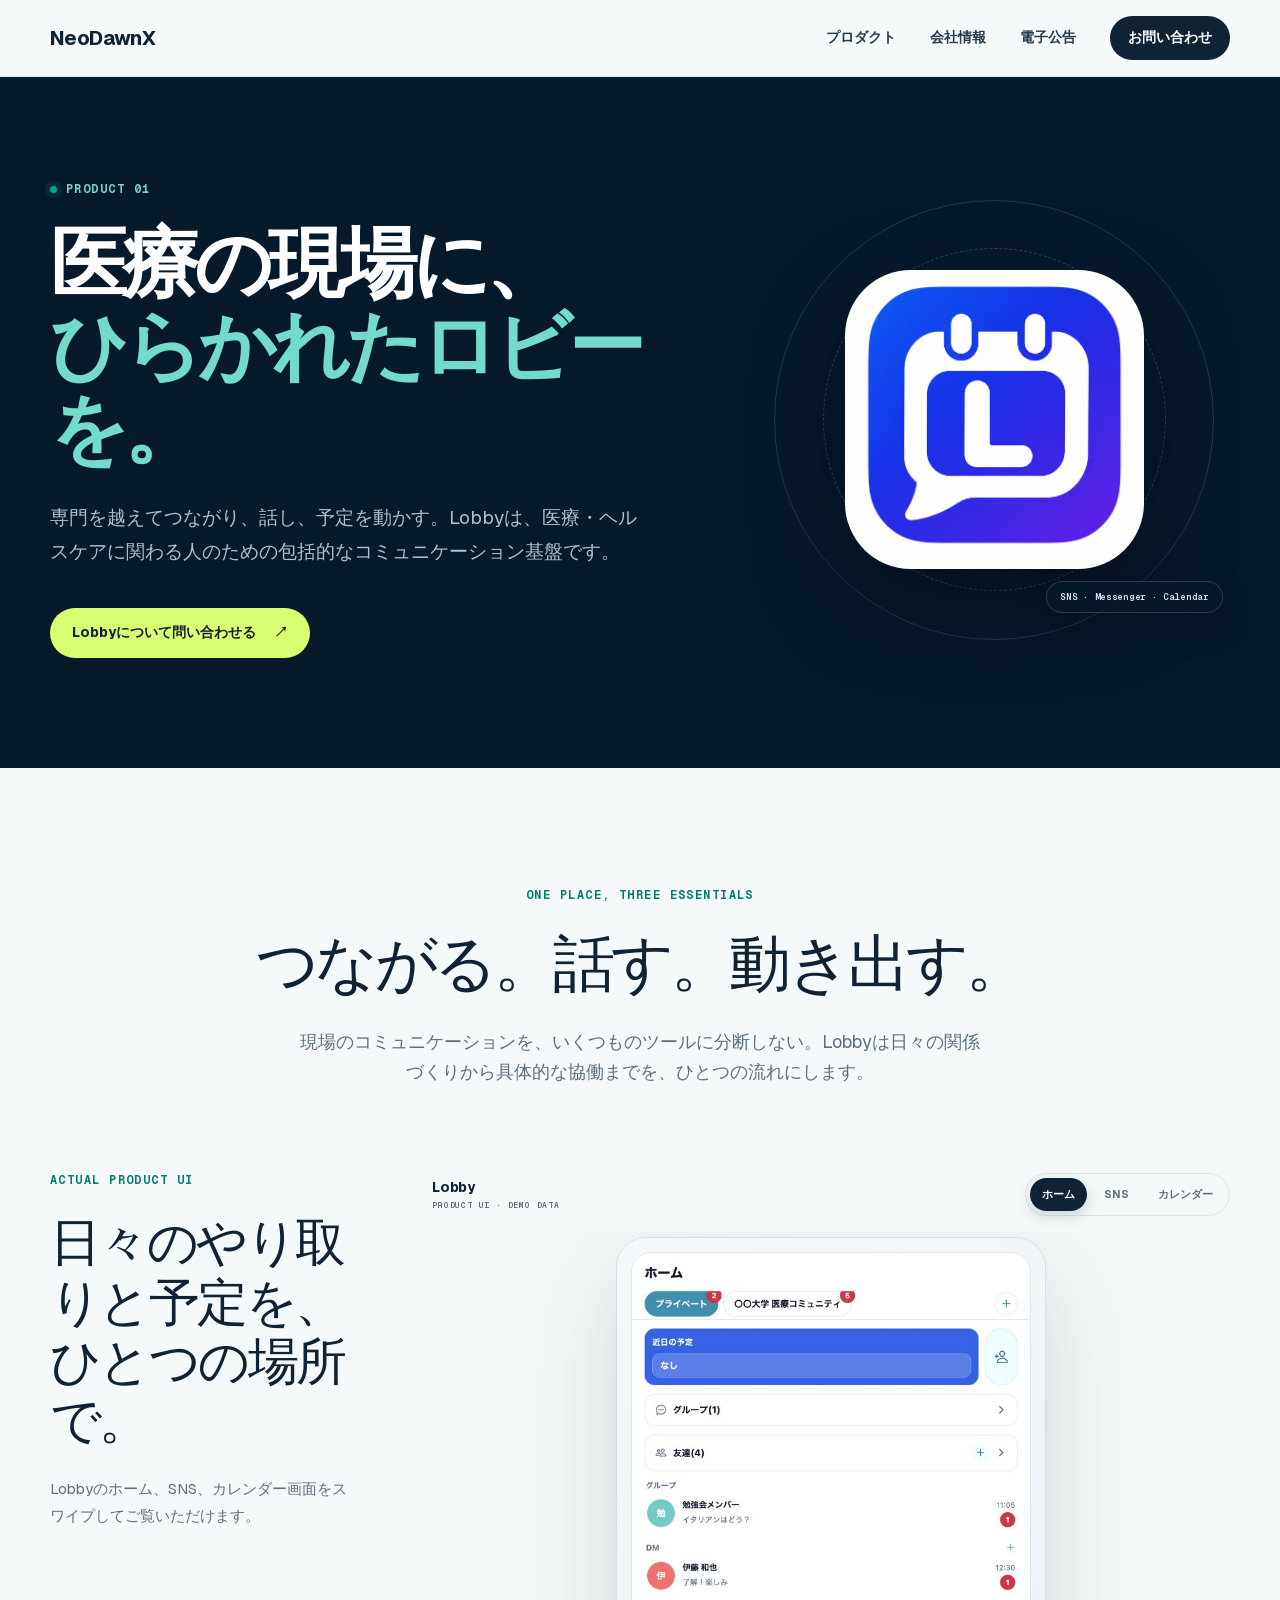
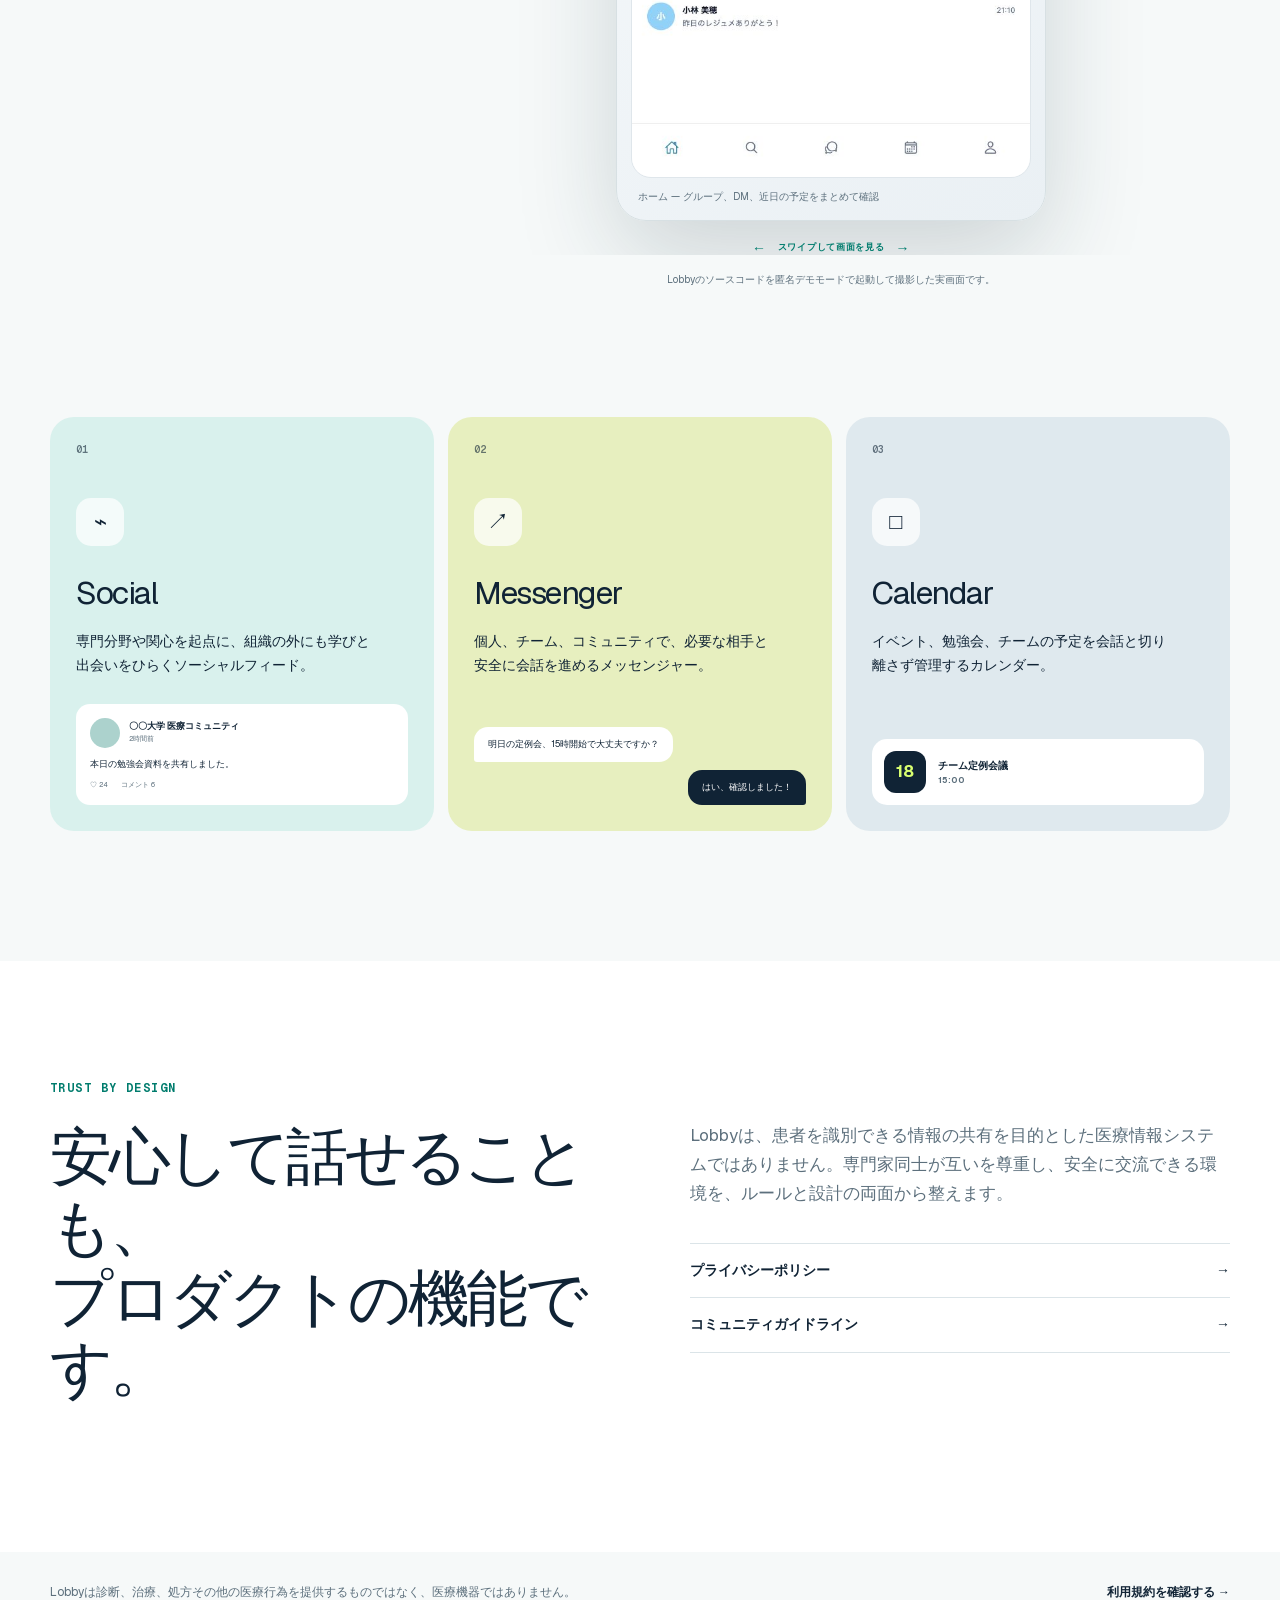
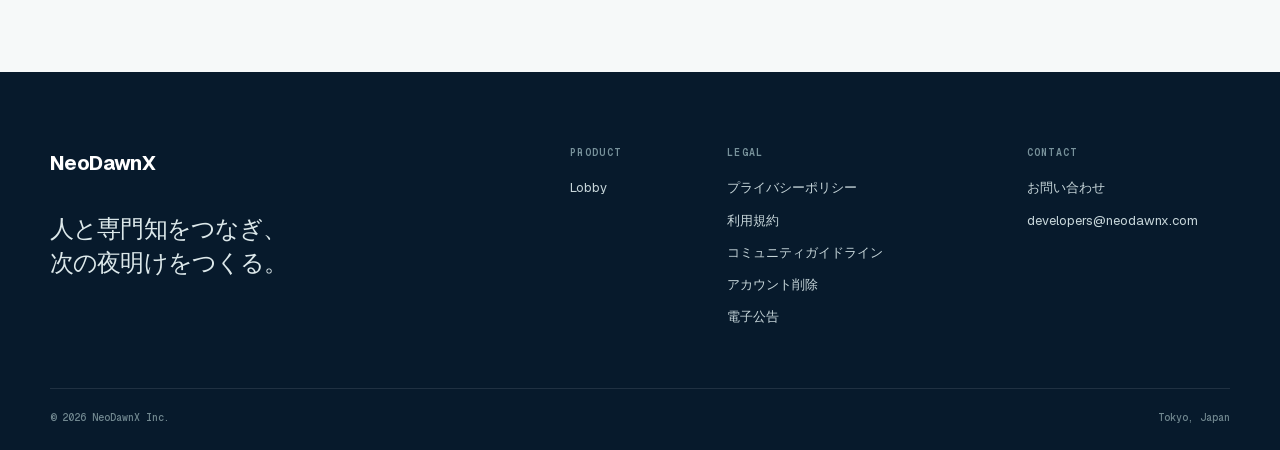
<file: products/lobby/index.html>
<!DOCTYPE html><html lang="ja"><head><meta charSet="utf-8"/><meta name="viewport" content="width=device-width, initial-scale=1"/><link rel="preload" as="image" imageSrcSet="/lobby-icon.png 640w, /lobby-icon.png 750w, /lobby-icon.png 828w, /lobby-icon.png 1080w, /lobby-icon.png 1200w, /lobby-icon.png 1920w, /lobby-icon.png 2048w" fetchPriority="high"/><link rel="stylesheet" href="/assets/index-BRAeSOtG.css" data-rsc-css-href="/assets/index-BRAeSOtG.css" data-precedence="vite-rsc/importer-resources"/><link rel="modulepreload" href="/assets/layout-segment-context-Dtve6tz0.js" crossorigin=""/><link rel="modulepreload" href="/assets/rolldown-runtime-S-ySWqyJ.js" crossorigin=""/><link rel="modulepreload" href="/assets/index-BiZOtPuk.js" crossorigin=""/><link rel="modulepreload" href="/assets/framework-DjPHiq1u.js" crossorigin=""/><link rel="modulepreload" href="/assets/image-NQPggmMm.js" crossorigin=""/><link rel="modulepreload" href="/assets/LobbyUiGallery-BcCm_HYp.js" crossorigin=""/><title>Lobby | NeoDawnX</title><meta name="description" content="医療・ヘルスケア関係者のための包括的コミュニケーションプラットフォーム。"/><meta property="og:title" content="NeoDawnX — 次の夜明けをつくる"/><meta property="og:description" content="人と専門知をつなぎ、新しい協働の場をつくる。"/><meta property="og:site_name" content="NeoDawnX"/><meta property="og:type" content="website"/><meta property="og:locale" content="ja_JP"/><meta property="og:image" content="https://neodawnx.com/og.png"/><meta property="og:image:width" content="1200"/><meta property="og:image:height" content="630"/><meta property="og:image:alt" content="NeoDawnX — 次の夜明けをつくる"/><meta name="twitter:card" content="summary_large_image"/><meta name="twitter:title" content="NeoDawnX — 次の夜明けをつくる"/><meta name="twitter:description" content="人と専門知をつなぎ、新しい協働の場をつくる。"/><meta name="twitter:image" content="https://neodawnx.com/og.png"/><script>self.__VINEXT_RSC_PARAMS__={}</script><script>self.__VINEXT_RSC_NAV__={"pathname":"/products/lobby","searchParams":[]}</script><link rel="modulepreload" href="/assets/index-BiZOtPuk.js" />
<link rel="preload" href="/assets/_vinext_fonts/geist-8ac0455e797f/geist-ff2310f5.woff2" as="font" type="font/woff2" crossorigin />
<link rel="preload" href="/assets/_vinext_fonts/geist-8ac0455e797f/geist-875ccdd4.woff2" as="font" type="font/woff2" crossorigin />
<link rel="preload" href="/assets/_vinext_fonts/geist-8ac0455e797f/geist-52306abf.woff2" as="font" type="font/woff2" crossorigin />
<link rel="preload" href="/assets/_vinext_fonts/geist-8ac0455e797f/geist-001175b1.woff2" as="font" type="font/woff2" crossorigin />
<link rel="preload" href="/assets/_vinext_fonts/geist-8ac0455e797f/geist-98bbbccb.woff2" as="font" type="font/woff2" crossorigin />
<link rel="preload" href="/assets/_vinext_fonts/geist-mono-00e989178794/geist-mono-f6b33328.woff2" as="font" type="font/woff2" crossorigin />
<link rel="preload" href="/assets/_vinext_fonts/geist-mono-00e989178794/geist-mono-44e03052.woff2" as="font" type="font/woff2" crossorigin />
<link rel="preload" href="/assets/_vinext_fonts/geist-mono-00e989178794/geist-mono-0638449e.woff2" as="font" type="font/woff2" crossorigin />
<link rel="preload" href="/assets/_vinext_fonts/geist-mono-00e989178794/geist-mono-971fb274.woff2" as="font" type="font/woff2" crossorigin />
<link rel="preload" href="/assets/_vinext_fonts/geist-mono-00e989178794/geist-mono-44745446.woff2" as="font" type="font/woff2" crossorigin />
<link rel="preload" href="/assets/_vinext_fonts/geist-mono-00e989178794/geist-mono-013b2f2f.woff2" as="font" type="font/woff2" crossorigin />
<style data-vinext-fonts>/* cyrillic-ext */
@font-face {
  font-family: 'Geist';
  font-style: normal;
  font-weight: 100 900;
  font-display: swap;
  src: url(/assets/_vinext_fonts/geist-8ac0455e797f/geist-ff2310f5.woff2) format('woff2');
  unicode-range: U+0460-052F, U+1C80-1C8A, U+20B4, U+2DE0-2DFF, U+A640-A69F, U+FE2E-FE2F;
}
/* cyrillic */
@font-face {
  font-family: 'Geist';
  font-style: normal;
  font-weight: 100 900;
  font-display: swap;
  src: url(/assets/_vinext_fonts/geist-8ac0455e797f/geist-875ccdd4.woff2) format('woff2');
  unicode-range: U+0301, U+0400-045F, U+0490-0491, U+04B0-04B1, U+2116;
}
/* vietnamese */
@font-face {
  font-family: 'Geist';
  font-style: normal;
  font-weight: 100 900;
  font-display: swap;
  src: url(/assets/_vinext_fonts/geist-8ac0455e797f/geist-52306abf.woff2) format('woff2');
  unicode-range: U+0102-0103, U+0110-0111, U+0128-0129, U+0168-0169, U+01A0-01A1, U+01AF-01B0, U+0300-0301, U+0303-0304, U+0308-0309, U+0323, U+0329, U+1EA0-1EF9, U+20AB;
}
/* latin-ext */
@font-face {
  font-family: 'Geist';
  font-style: normal;
  font-weight: 100 900;
  font-display: swap;
  src: url(/assets/_vinext_fonts/geist-8ac0455e797f/geist-001175b1.woff2) format('woff2');
  unicode-range: U+0100-02BA, U+02BD-02C5, U+02C7-02CC, U+02CE-02D7, U+02DD-02FF, U+0304, U+0308, U+0329, U+1D00-1DBF, U+1E00-1E9F, U+1EF2-1EFF, U+2020, U+20A0-20AB, U+20AD-20C0, U+2113, U+2C60-2C7F, U+A720-A7FF;
}
/* latin */
@font-face {
  font-family: 'Geist';
  font-style: normal;
  font-weight: 100 900;
  font-display: swap;
  src: url(/assets/_vinext_fonts/geist-8ac0455e797f/geist-98bbbccb.woff2) format('woff2');
  unicode-range: U+0000-00FF, U+0131, U+0152-0153, U+02BB-02BC, U+02C6, U+02DA, U+02DC, U+0304, U+0308, U+0329, U+2000-206F, U+20AC, U+2122, U+2191, U+2193, U+2212, U+2215, U+FEFF, U+FFFD;
}

.__font_geist_0tvmz3h { font-family: 'Geist', sans-serif; }

.__variable_geist_0tvmz3h { --font-geist-sans: 'Geist', sans-serif; }

/* cyrillic-ext */
@font-face {
  font-family: 'Geist Mono';
  font-style: normal;
  font-weight: 100 900;
  font-display: swap;
  src: url(/assets/_vinext_fonts/geist-mono-00e989178794/geist-mono-f6b33328.woff2) format('woff2');
  unicode-range: U+0460-052F, U+1C80-1C8A, U+20B4, U+2DE0-2DFF, U+A640-A69F, U+FE2E-FE2F;
}
/* cyrillic */
@font-face {
  font-family: 'Geist Mono';
  font-style: normal;
  font-weight: 100 900;
  font-display: swap;
  src: url(/assets/_vinext_fonts/geist-mono-00e989178794/geist-mono-44e03052.woff2) format('woff2');
  unicode-range: U+0301, U+0400-045F, U+0490-0491, U+04B0-04B1, U+2116;
}
/* symbols2 */
@font-face {
  font-family: 'Geist Mono';
  font-style: normal;
  font-weight: 100 900;
  font-display: swap;
  src: url(/assets/_vinext_fonts/geist-mono-00e989178794/geist-mono-0638449e.woff2) format('woff2');
  unicode-range: U+2000-2001, U+2004-2008, U+200A, U+23B8-23BD, U+2500-259F;
}
/* vietnamese */
@font-face {
  font-family: 'Geist Mono';
  font-style: normal;
  font-weight: 100 900;
  font-display: swap;
  src: url(/assets/_vinext_fonts/geist-mono-00e989178794/geist-mono-971fb274.woff2) format('woff2');
  unicode-range: U+0102-0103, U+0110-0111, U+0128-0129, U+0168-0169, U+01A0-01A1, U+01AF-01B0, U+0300-0301, U+0303-0304, U+0308-0309, U+0323, U+0329, U+1EA0-1EF9, U+20AB;
}
/* latin-ext */
@font-face {
  font-family: 'Geist Mono';
  font-style: normal;
  font-weight: 100 900;
  font-display: swap;
  src: url(/assets/_vinext_fonts/geist-mono-00e989178794/geist-mono-44745446.woff2) format('woff2');
  unicode-range: U+0100-02BA, U+02BD-02C5, U+02C7-02CC, U+02CE-02D7, U+02DD-02FF, U+0304, U+0308, U+0329, U+1D00-1DBF, U+1E00-1E9F, U+1EF2-1EFF, U+2020, U+20A0-20AB, U+20AD-20C0, U+2113, U+2C60-2C7F, U+A720-A7FF;
}
/* latin */
@font-face {
  font-family: 'Geist Mono';
  font-style: normal;
  font-weight: 100 900;
  font-display: swap;
  src: url(/assets/_vinext_fonts/geist-mono-00e989178794/geist-mono-013b2f2f.woff2) format('woff2');
  unicode-range: U+0000-00FF, U+0131, U+0152-0153, U+02BB-02BC, U+02C6, U+02DA, U+02DC, U+0304, U+0308, U+0329, U+2000-206F, U+20AC, U+2122, U+2191, U+2193, U+2212, U+2215, U+FEFF, U+FFFD;
}

.__font_geist_mono_1diim1n { font-family: 'Geist Mono', sans-serif; }

.__variable_geist_mono_1diim1n { --font-geist-mono: 'Geist Mono', sans-serif; }
</style>
</head><body class="__variable_geist_0tvmz3h __variable_geist_mono_1diim1n"><header class="site-header"><div class="shell header-inner"><a href="/" class="brand" aria-label="NeoDawnX ホーム">NeoDawnX</a><nav class="desktop-nav" aria-label="メインナビゲーション"><a href="/products">プロダクト</a><a href="/#company">会社情報</a><a href="/koukoku">電子公告</a><a class="nav-cta" href="/contact">お問い合わせ</a></nav><details class="mobile-nav"><summary aria-label="メニューを開く">Menu</summary><nav aria-label="モバイルナビゲーション"><a href="/products">プロダクト</a><a href="/#company">会社情報</a><a href="/koukoku">電子公告</a><a href="/contact">お問い合わせ</a></nav></details></div></header><main><section class="lobby-hero"><div class="shell lobby-hero-grid"><div><p class="eyebrow"><span class="status-dot"></span>Product 01</p><h1>医療の現場に、<br/><em>ひらかれたロビーを。</em></h1><p class="hero-lead">専門を越えてつながり、話し、予定を動かす。Lobbyは、医療・ヘルスケアに関わる人のための包括的なコミュニケーション基盤です。</p><div class="hero-actions"><a class="button button-primary" href="mailto:developers@neodawnx.com?subject=Lobbyについて">Lobbyについて問い合わせる <span>↗</span></a></div></div><div class="lobby-icon-stage"><div class="lobby-icon-orbit lobby-icon-orbit-outer"></div><div class="lobby-icon-orbit lobby-icon-orbit-inner"></div><img src="/lobby-icon.png" alt="Lobbyアプリアイコン" width="1254" height="1254" loading="eager" fetchPriority="high" decoding="async" srcSet="/lobby-icon.png 640w, /lobby-icon.png 750w, /lobby-icon.png 828w, /lobby-icon.png 1080w, /lobby-icon.png 1200w, /lobby-icon.png 1920w, /lobby-icon.png 2048w" data-nimg="1"/><span class="lobby-icon-note">SNS · Messenger · Calendar</span></div></div></section><section class="lobby-intro shell"><p class="eyebrow">One place, three essentials</p><h2>つながる。話す。動き出す。</h2><p>現場のコミュニケーションを、いくつものツールに分断しない。Lobbyは日々の関係づくりから具体的な協働までを、ひとつの流れにします。</p></section><section class="lobby-product-showcase shell"><div class="lobby-product-showcase-copy"><p class="eyebrow">Actual product UI</p><h2>日々のやり取りと予定を、<br/>ひとつの場所で。</h2><p>Lobbyのホーム、SNS、カレンダー画面をスワイプしてご覧いただけます。</p></div><div class="lobby-ui-gallery" data-screen="home"><div class="lobby-ui-gallery-top"><div><strong>Lobby</strong><span>Product UI · Demo data</span></div><div class="lobby-ui-gallery-tabs" aria-label="Lobbyの画面を選択"><button type="button" aria-pressed="true">ホーム</button><button type="button" aria-pressed="false">SNS</button><button type="button" aria-pressed="false">カレンダー</button></div></div><div class="lobby-ui-gallery-stage" aria-label="Lobby実画面ギャラリー。左右にスワイプできます" tabindex="0"><div class="lobby-ui-slide"><figure class="lobby-ui-screen lobby-ui-screen-home" data-active="true" aria-hidden="false"><img src="/lobby-ui-home.jpg" alt="Lobbyアプリのホーム画面。架空の大学・人物名でグループ、ダイレクトメッセージ、予定を表示" width="632" height="833" loading="lazy" decoding="async" srcSet="/lobby-ui-home.jpg 640w, /lobby-ui-home.jpg 750w, /lobby-ui-home.jpg 828w, /lobby-ui-home.jpg 1080w, /lobby-ui-home.jpg 1200w" data-nimg="1"/><figcaption>ホーム — グループ、DM、近日の予定をまとめて確認</figcaption></figure></div><div class="lobby-ui-slide"><figure class="lobby-ui-screen lobby-ui-screen-social" data-active="false" aria-hidden="true"><img src="/lobby-ui-social.jpg" alt="LobbyアプリのSNS画面。架空の医療コミュニティによる投稿、コメント数、いいね数を表示" width="632" height="833" loading="lazy" decoding="async" srcSet="/lobby-ui-social.jpg 640w, /lobby-ui-social.jpg 750w, /lobby-ui-social.jpg 828w, /lobby-ui-social.jpg 1080w, /lobby-ui-social.jpg 1200w" data-nimg="1"/><figcaption>SNS — 組織を越えて学びや情報を共有</figcaption></figure></div><div class="lobby-ui-slide"><figure class="lobby-ui-screen lobby-ui-screen-calendar" data-active="false" aria-hidden="true"><img src="/lobby-ui-calendar.jpg" alt="Lobbyアプリのカレンダー画面。架空の大学コミュニティの会議や研修予定を月表示" width="632" height="833" loading="lazy" decoding="async" srcSet="/lobby-ui-calendar.jpg 640w, /lobby-ui-calendar.jpg 750w, /lobby-ui-calendar.jpg 828w, /lobby-ui-calendar.jpg 1080w, /lobby-ui-calendar.jpg 1200w" data-nimg="1"/><figcaption>カレンダー — 個人と組織の予定をひとつの月表示で管理</figcaption></figure></div></div><div class="lobby-ui-swipe-hint" aria-hidden="true"><span>←</span> スワイプして画面を見る <span>→</span></div><p class="lobby-ui-gallery-note">Lobbyのソースコードを匿名デモモードで起動して撮影した実画面です。</p></div></section><section class="feature-panels shell"><article class="feature-panel feature-social"><div class="feature-number">01</div><div class="feature-icon">⌁</div><h3>Social</h3><p>専門分野や関心を起点に、組織の外にも学びと出会いをひらくソーシャルフィード。</p><div class="mini-feed"><div class="mini-feed-author"><i></i><span><b>〇〇大学 医療コミュニティ</b><small>2時間前</small></span></div><p>本日の勉強会資料を共有しました。</p><div class="mini-feed-meta"><span>♡ 24</span><span>コメント 6</span></div></div></article><article class="feature-panel feature-message"><div class="feature-number">02</div><div class="feature-icon">↗</div><h3>Messenger</h3><p>個人、チーム、コミュニティで、必要な相手と安全に会話を進めるメッセンジャー。</p><div class="mini-chat"><span>明日の定例会、15時開始で大丈夫ですか？</span><span>はい、確認しました！</span></div></article><article class="feature-panel feature-calendar"><div class="feature-number">03</div><div class="feature-icon">□</div><h3>Calendar</h3><p>イベント、勉強会、チームの予定を会話と切り離さず管理するカレンダー。</p><div class="mini-calendar"><b>18</b><span>チーム定例会議<small>15:00</small></span></div></article></section><section class="safety-section"><div class="shell safety-grid"><div><p class="eyebrow">Trust by design</p><h2>安心して話せることも、<br/>プロダクトの機能です。</h2></div><div><p>Lobbyは、患者を識別できる情報の共有を目的とした医療情報システムではありません。専門家同士が互いを尊重し、安全に交流できる環境を、ルールと設計の両面から整えます。</p><div class="safety-links"><a href="/legal/lobby/privacy">プライバシーポリシー <span>→</span></a><a href="/legal/lobby/community-guidelines">コミュニティガイドライン <span>→</span></a></div></div></div></section><section class="product-legal shell"><p>Lobbyは診断、治療、処方その他の医療行為を提供するものではなく、医療機器ではありません。</p><a href="/legal/lobby/terms">利用規約を確認する →</a></section></main><footer class="site-footer"><div class="shell footer-grid"><div><a href="/" class="brand brand-light">NeoDawnX</a><p class="footer-statement">人と専門知をつなぎ、<br/>次の夜明けをつくる。</p></div><div class="footer-links"><div><p class="footer-label">Product</p><a href="/products/lobby">Lobby</a></div><div><p class="footer-label">Legal</p><a href="/legal/lobby/privacy">プライバシーポリシー</a><a href="/legal/lobby/terms">利用規約</a><a href="/legal/lobby/community-guidelines">コミュニティガイドライン</a><a href="/legal/lobby/account-deletion">アカウント削除</a><a href="/koukoku">電子公告</a></div><div><p class="footer-label">Contact</p><a href="/contact">お問い合わせ</a><a href="mailto:developers@neodawnx.com">developers@neodawnx.com</a></div></div></div><div class="shell footer-bottom"><span>© <!-- -->2026<!-- --> NeoDawnX Inc.</span><span>Tokyo, Japan</span></div></footer><script id="_R_">import("/assets/index-BiZOtPuk.js")</script></body></html><script>self.__VINEXT_RSC_CHUNKS__=self.__VINEXT_RSC_CHUNKS__||[];self.__VINEXT_RSC_CHUNKS__.push("2:I[\"8c0f216c4604\",[],\"Children\",1]\n3:I[\"15c18cfaeeff\",[],\"LayoutSegmentProvider\",1]\n4:I[\"8c0f216c4604\",[],\"Slot\",1]\n5:I[\"593f344dc510\",[],\"RedirectBoundary\",1]\n:HL[\"/assets/index-BRAeSOtG.css\",\"style\"]\n")</script><script>self.__VINEXT_RSC_CHUNKS__=self.__VINEXT_RSC_CHUNKS__||[];self.__VINEXT_RSC_CHUNKS__.push("0:{\"__route\":\"route:/products/lobby\",\"__interceptionContext\":null,\"__layoutIds\":[\"layout:/\"],\"__rootLayout\":\"/\",\"page:/products/lobby\":\"$L1\",\"layout:/\":[[[[\"$\",\"link\",\"css:/assets/index-BRAeSOtG.css\",{\"rel\":\"stylesheet\",\"precedence\":\"vite-rsc/importer-resources\",\"href\":\"/assets/index-BRAeSOtG.css\",\"data-rsc-css-href\":\"/assets/index-BRAeSOtG.css\"}],\"$undefined\"],[\"$\",\"html\",null,{\"lang\":\"ja\",\"children\":[\"$\",\"body\",null,{\"className\":\"__variable_geist_0tvmz3h __variable_geist_mono_1diim1n\",\"children\":[\"$\",\"$L2\",null,{}]}]}]],null],\"route:/products/lobby\":[[[\"$\",\"meta\",null,{\"charSet\":\"utf-8\"}],[[\"$\",\"title\",\"0\",{\"children\":\"Lobby | NeoDawnX\"}],[\"$\",\"meta\",\"1\",{\"name\":\"description\",\"content\":\"医療・ヘルスケア関係者のための包括的コミュニケーションプラットフォーム。\"}],[\"$\",\"meta\",\"2\",{\"property\":\"og:title\",\"content\":\"NeoDawnX — 次の夜明けをつくる\"}],[\"$\",\"meta\",\"3\",{\"property\":\"og:description\",\"content\":\"人と専門知をつなぎ、新しい協働の場をつくる。\"}],[\"$\",\"meta\",\"4\",{\"property\":\"og:site_name\",\"content\":\"NeoDawnX\"}],[\"$\",\"meta\",\"5\",{\"property\":\"og:type\",\"content\":\"website\"}],[\"$\",\"meta\",\"6\",{\"property\":\"og:locale\",\"content\":\"ja_JP\"}],[\"$\",\"meta\",\"7\",{\"property\":\"og:image\",\"content\":\"https://neodawnx.com/og.png\"}],[\"$\",\"meta\",\"8\",{\"property\":\"og:image:width\",\"content\":\"1200\"}],[\"$\",\"meta\",\"9\",{\"property\":\"og:image:height\",\"content\":\"630\"}],[\"$\",\"meta\",\"10\",{\"property\":\"og:image:alt\",\"content\":\"NeoDawnX — 次の夜明けをつくる\"}],[\"$\",\"meta\",\"11\",{\"name\":\"twitter:card\",\"content\":\"summary_large_image\"}],[\"$\",\"meta\",\"12\",{\"name\":\"twitter:title\",\"content\":\"NeoDawnX — 次の夜明けをつくる\"}],[\"$\",\"meta\",\"13\",{\"name\":\"twitter:description\",\"content\":\"人と専門知をつなぎ、新しい協働の場をつくる。\"}],[\"$\",\"meta\",\"14\",{\"name\":\"twitter:image\",\"content\":\"https://neodawnx.com/og.png\"}]],[[\"$\",\"meta\",\"0\",{\"name\":\"viewport\",\"content\":\"width=device-width, initial-scale=1\"}]]],[\"$\",\"$L3\",null,{\"segmentMap\":{\"children\":[\"products\",\"lobby\"]},\"children\":[\"$\",\"$L4\",null,{\"id\":\"layout:/\",\"parallelSlots\":\"$undefined\",\"children\":[\"$\",\"$L5\",null,{\"children\":[\"$\",\"$L3\",null,{\"segmentMap\":{\"children\":[]},\"children\":[\"$\",\"$L4\",null,{\"id\":\"page:/products/lobby\"}]}]}]}]}]],\"__layoutFlags\":{\"layout:/\":\"s\"},\"__artifactCompatibility\":{\"schemaVersion\":1,\"graphVersion\":\"app-route-graph:1wxzy7c7gk4sg\",\"deploymentVersion\":\"4e2bd83a-3ae6-494a-8e2c-3c04ac80fe81\",\"appElementsSchemaVersion\":1,\"rscPayloadSchemaVersion\":1,\"rootBoundaryId\":\"/\",\"renderEpoch\":null}}\n")</script><script>self.__VINEXT_RSC_CHUNKS__=self.__VINEXT_RSC_CHUNKS__||[];self.__VINEXT_RSC_CHUNKS__.push("6:I[\"9fb86276be8f\",[],\"default\",1]\n7:I[\"466d3f9df484\",[],\"LobbyUiGallery\",1]\n")</script><script>self.__VINEXT_RSC_CHUNKS__=self.__VINEXT_RSC_CHUNKS__||[];self.__VINEXT_RSC_CHUNKS__.push("1:[[\"$\",\"header\",null,{\"className\":\"site-header\",\"children\":[\"$\",\"div\",null,{\"className\":\"shell header-inner\",\"children\":[[\"$\",\"a\",null,{\"href\":\"/\",\"className\":\"brand\",\"aria-label\":\"NeoDawnX ホーム\",\"children\":\"NeoDawnX\"}],[\"$\",\"nav\",null,{\"className\":\"desktop-nav\",\"aria-label\":\"メインナビゲーション\",\"children\":[[\"$\",\"a\",null,{\"href\":\"/products\",\"children\":\"プロダクト\"}],[\"$\",\"a\",null,{\"href\":\"/#company\",\"children\":\"会社情報\"}],[\"$\",\"a\",null,{\"href\":\"/koukoku\",\"children\":\"電子公告\"}],[\"$\",\"a\",null,{\"className\":\"nav-cta\",\"href\":\"/contact\",\"children\":\"お問い合わせ\"}]]}],[\"$\",\"details\",null,{\"className\":\"mobile-nav\",\"children\":[[\"$\",\"summary\",null,{\"aria-label\":\"メニューを開く\",\"children\":\"Menu\"}],[\"$\",\"nav\",null,{\"aria-label\":\"モバイルナビゲーション\",\"children\":[[\"$\",\"a\",null,{\"href\":\"/products\",\"children\":\"プロダクト\"}],[\"$\",\"a\",null,{\"href\":\"/#company\",\"children\":\"会社情報\"}],[\"$\",\"a\",null,{\"href\":\"/koukoku\",\"children\":\"電子公告\"}],[\"$\",\"a\",null,{\"href\":\"/contact\",\"children\":\"お問い合わせ\"}]]}]]}]]}]}],[\"$\",\"main\",null,{\"children\":[[\"$\",\"section\",null,{\"className\":\"lobby-hero\",\"children\":[\"$\",\"div\",null,{\"className\":\"shell lobby-hero-grid\",\"children\":[[\"$\",\"div\",null,{\"children\":[[\"$\",\"p\",null,{\"className\":\"eyebrow\",\"children\":[[\"$\",\"span\",null,{\"className\":\"status-dot\"}],\"Product 01\"]}],[\"$\",\"h1\",null,{\"children\":[\"医療の現場に、\",[\"$\",\"br\",null,{}],[\"$\",\"em\",null,{\"children\":\"ひらかれたロビーを。\"}]]}],[\"$\",\"p\",null,{\"className\":\"hero-lead\",\"children\":\"専門を越えてつながり、話し、予定を動かす。Lobbyは、医療・ヘルスケアに関わる人のための包括的なコミュニケーション基盤です。\"}],[\"$\",\"div\",null,{\"className\":\"hero-actions\",\"children\":[\"$\",\"a\",null,{\"className\":\"button button-primary\",\"href\":\"mailto:developers@neodawnx.com?subject=Lobbyについて\",\"children\":[\"Lobbyについて問い合わせる \",[\"$\",\"span\",null,{\"children\":\"↗\"}]]}]}]]}],[\"$\",\"div\",null,{\"className\":\"lobby-icon-stage\",\"children\":[[\"$\",\"div\",null,{\"className\":\"lobby-icon-orbit lobby-icon-orbit-outer\"}],[\"$\",\"div\",null,{\"className\":\"lobby-icon-orbit lobby-icon-orbit-inner\"}],[\"$\",\"$L6\",null,{\"src\":\"/lobby-icon.png\",\"alt\":\"Lobbyアプリアイコン\",\"width\":\"1254\",\"height\":\"1254\",\"priority\":true,\"unoptimized\":true}],[\"$\",\"span\",null,{\"className\":\"lobby-icon-note\",\"children\":\"SNS · Messenger · Calendar\"}]]}]]}]}],[\"$\",\"section\",null,{\"className\":\"lobby-intro shell\",\"children\":[[\"$\",\"p\",null,{\"className\":\"eyebrow\",\"children\":\"One place, three essentials\"}],[\"$\",\"h2\",null,{\"children\":\"つながる。話す。動き出す。\"}],[\"$\",\"p\",null,{\"children\":\"現場のコミュニケーションを、いくつものツールに分断しない。Lobbyは日々の関係づくりから具体的な協働までを、ひとつの流れにします。\"}]]}],[\"$\",\"section\",null,{\"className\":\"lobby-product-showcase shell\",\"children\":[[\"$\",\"div\",null,{\"className\":\"lobby-product-showcase-copy\",\"children\":[[\"$\",\"p\",null,{\"className\":\"eyebrow\",\"children\":\"Actual product UI\"}],[\"$\",\"h2\",null,{\"children\":[\"日々のやり取りと予定を、\",[\"$\",\"br\",null,{}],\"ひとつの場所で。\"]}],[\"$\",\"p\",null,{\"children\":\"Lobbyのホーム、SNS、カレンダー画面をスワイプしてご覧いただけます。\"}]]}],[\"$\",\"$L7\",null,{}]]}],[\"$\",\"section\",null,{\"className\":\"feature-panels shell\",\"children\":[[\"$\",\"article\",null,{\"className\":\"feature-panel feature-social\",\"children\":[[\"$\",\"div\",null,{\"className\":\"feature-number\",\"children\":\"01\"}],[\"$\",\"div\",null,{\"className\":\"feature-icon\",\"children\":\"⌁\"}],[\"$\",\"h3\",null,{\"children\":\"Social\"}],[\"$\",\"p\",null,{\"children\":\"専門分野や関心を起点に、組織の外にも学びと出会いをひらくソーシャルフィード。\"}],[\"$\",\"div\",null,{\"className\":\"mini-feed\",\"children\":[[\"$\",\"div\",null,{\"className\":\"mini-feed-author\",\"children\":[[\"$\",\"i\",null,{}],[\"$\",\"span\",null,{\"children\":[[\"$\",\"b\",null,{\"children\":\"〇〇大学 医療コミュニティ\"}],[\"$\",\"small\",null,{\"children\":\"2時間前\"}]]}]]}],[\"$\",\"p\",null,{\"children\":\"本日の勉強会資料を共有しました。\"}],[\"$\",\"div\",null,{\"className\":\"mini-feed-meta\",\"children\":[[\"$\",\"span\",null,{\"children\":\"♡ 24\"}],[\"$\",\"span\",null,{\"children\":\"コメント 6\"}]]}]]}]]}],[\"$\",\"article\",null,{\"className\":\"feature-panel feature-message\",\"children\":[[\"$\",\"div\",null,{\"className\":\"feature-number\",\"children\":\"02\"}],[\"$\",\"div\",null,{\"className\":\"feature-icon\",\"children\":\"↗\"}],[\"$\",\"h3\",null,{\"children\":\"Messenger\"}],[\"$\",\"p\",null,{\"children\":\"個人、チーム、コミュニティで、必要な相手と安全に会話を進めるメッセンジャー。\"}],[\"$\",\"div\",null,{\"className\":\"mini-chat\",\"children\":[[\"$\",\"span\",null,{\"children\":\"明日の定例会、15時開始で大丈夫ですか？\"}],[\"$\",\"span\",null,{\"children\":\"はい、確認しました！\"}]]}]]}],[\"$\",\"article\",null,{\"className\":\"feature-panel feature-calendar\",\"children\":[[\"$\",\"div\",null,{\"className\":\"feature-number\",\"children\":\"03\"}],[\"$\",\"div\",null,{\"className\":\"feature-icon\",\"children\":\"□\"}],[\"$\",\"h3\",null,{\"children\":\"Calendar\"}],[\"$\",\"p\",null,{\"children\":\"イベント、勉強会、チームの予定を会話と切り離さず管理するカレンダー。\"}],[\"$\",\"div\",null,{\"className\":\"mini-calendar\",\"children\":[[\"$\",\"b\",null,{\"children\":\"18\"}],[\"$\",\"span\",null,{\"children\":[\"チーム定例会議\",[\"$\",\"small\",null,{\"children\":\"15:00\"}]]}]]}]]}]]}],[\"$\",\"section\",null,{\"className\":\"safety-section\",\"children\":[\"$\",\"div\",null,{\"className\":\"shell safety-grid\",\"children\":[[\"$\",\"div\",null,{\"children\":[[\"$\",\"p\",null,{\"className\":\"eyebrow\",\"children\":\"Trust by design\"}],[\"$\",\"h2\",null,{\"children\":[\"安心して話せることも、\",[\"$\",\"br\",null,{}],\"プロダクトの機能です。\"]}]]}],[\"$\",\"div\",null,{\"children\":[[\"$\",\"p\",null,{\"children\":\"Lobbyは、患者を識別できる情報の共有を目的とした医療情報システムではありません。専門家同士が互いを尊重し、安全に交流できる環境を、ルールと設計の両面から整えます。\"}],\"$L8\"]}]]}]}],\"$L9\"]}],\"$La\"]\n")</script><script>self.__VINEXT_RSC_CHUNKS__=self.__VINEXT_RSC_CHUNKS__||[];self.__VINEXT_RSC_CHUNKS__.push("8:[\"$\",\"div\",null,{\"className\":\"safety-links\",\"children\":[[\"$\",\"a\",null,{\"href\":\"/legal/lobby/privacy\",\"children\":[\"プライバシーポリシー \",[\"$\",\"span\",null,{\"children\":\"→\"}]]}],[\"$\",\"a\",null,{\"href\":\"/legal/lobby/community-guidelines\",\"children\":[\"コミュニティガイドライン \",[\"$\",\"span\",null,{\"children\":\"→\"}]]}]]}]\n9:[\"$\",\"section\",null,{\"className\":\"product-legal shell\",\"children\":[[\"$\",\"p\",null,{\"children\":\"Lobbyは診断、治療、処方その他の医療行為を提供するものではなく、医療機器ではありません。\"}],[\"$\",\"a\",null,{\"href\":\"/legal/lobby/terms\",\"children\":\"利用規約を確認する →\"}]]}]\n")</script><script>self.__VINEXT_RSC_CHUNKS__=self.__VINEXT_RSC_CHUNKS__||[];self.__VINEXT_RSC_CHUNKS__.push("a:[\"$\",\"footer\",null,{\"className\":\"site-footer\",\"children\":[[\"$\",\"div\",null,{\"className\":\"shell footer-grid\",\"children\":[[\"$\",\"div\",null,{\"children\":[[\"$\",\"a\",null,{\"href\":\"/\",\"className\":\"brand brand-light\",\"children\":\"NeoDawnX\"}],[\"$\",\"p\",null,{\"className\":\"footer-statement\",\"children\":[\"人と専門知をつなぎ、\",[\"$\",\"br\",null,{}],\"次の夜明けをつくる。\"]}]]}],[\"$\",\"div\",null,{\"className\":\"footer-links\",\"children\":[[\"$\",\"div\",null,{\"children\":[[\"$\",\"p\",null,{\"className\":\"footer-label\",\"children\":\"Product\"}],[\"$\",\"a\",null,{\"href\":\"/products/lobby\",\"children\":\"Lobby\"}]]}],[\"$\",\"div\",null,{\"children\":[[\"$\",\"p\",null,{\"className\":\"footer-label\",\"children\":\"Legal\"}],[\"$\",\"a\",null,{\"href\":\"/legal/lobby/privacy\",\"children\":\"プライバシーポリシー\"}],[\"$\",\"a\",null,{\"href\":\"/legal/lobby/terms\",\"children\":\"利用規約\"}],[\"$\",\"a\",null,{\"href\":\"/legal/lobby/community-guidelines\",\"children\":\"コミュニティガイドライン\"}],[\"$\",\"a\",null,{\"href\":\"/legal/lobby/account-deletion\",\"children\":\"アカウント削除\"}],[\"$\",\"a\",null,{\"href\":\"/koukoku\",\"children\":\"電子公告\"}]]}],[\"$\",\"div\",null,{\"children\":[[\"$\",\"p\",null,{\"className\":\"footer-label\",\"children\":\"Contact\"}],[\"$\",\"a\",null,{\"href\":\"/contact\",\"children\":\"お問い合わせ\"}],[\"$\",\"a\",null,{\"href\":\"mailto:developers@neodawnx.com\",\"children\":\"developers@neodawnx.com\"}]]}]]}]]}],[\"$\",\"div\",null,{\"className\":\"shell footer-bottom\",\"children\":[[\"$\",\"span\",null,{\"children\":[\"© \",2026,\" NeoDawnX Inc.\"]}],[\"$\",\"span\",null,{\"children\":\"Tokyo, Japan\"}]]}]]}]\n")</script><script>self.__VINEXT_RSC_DONE__=true</script>
</file>
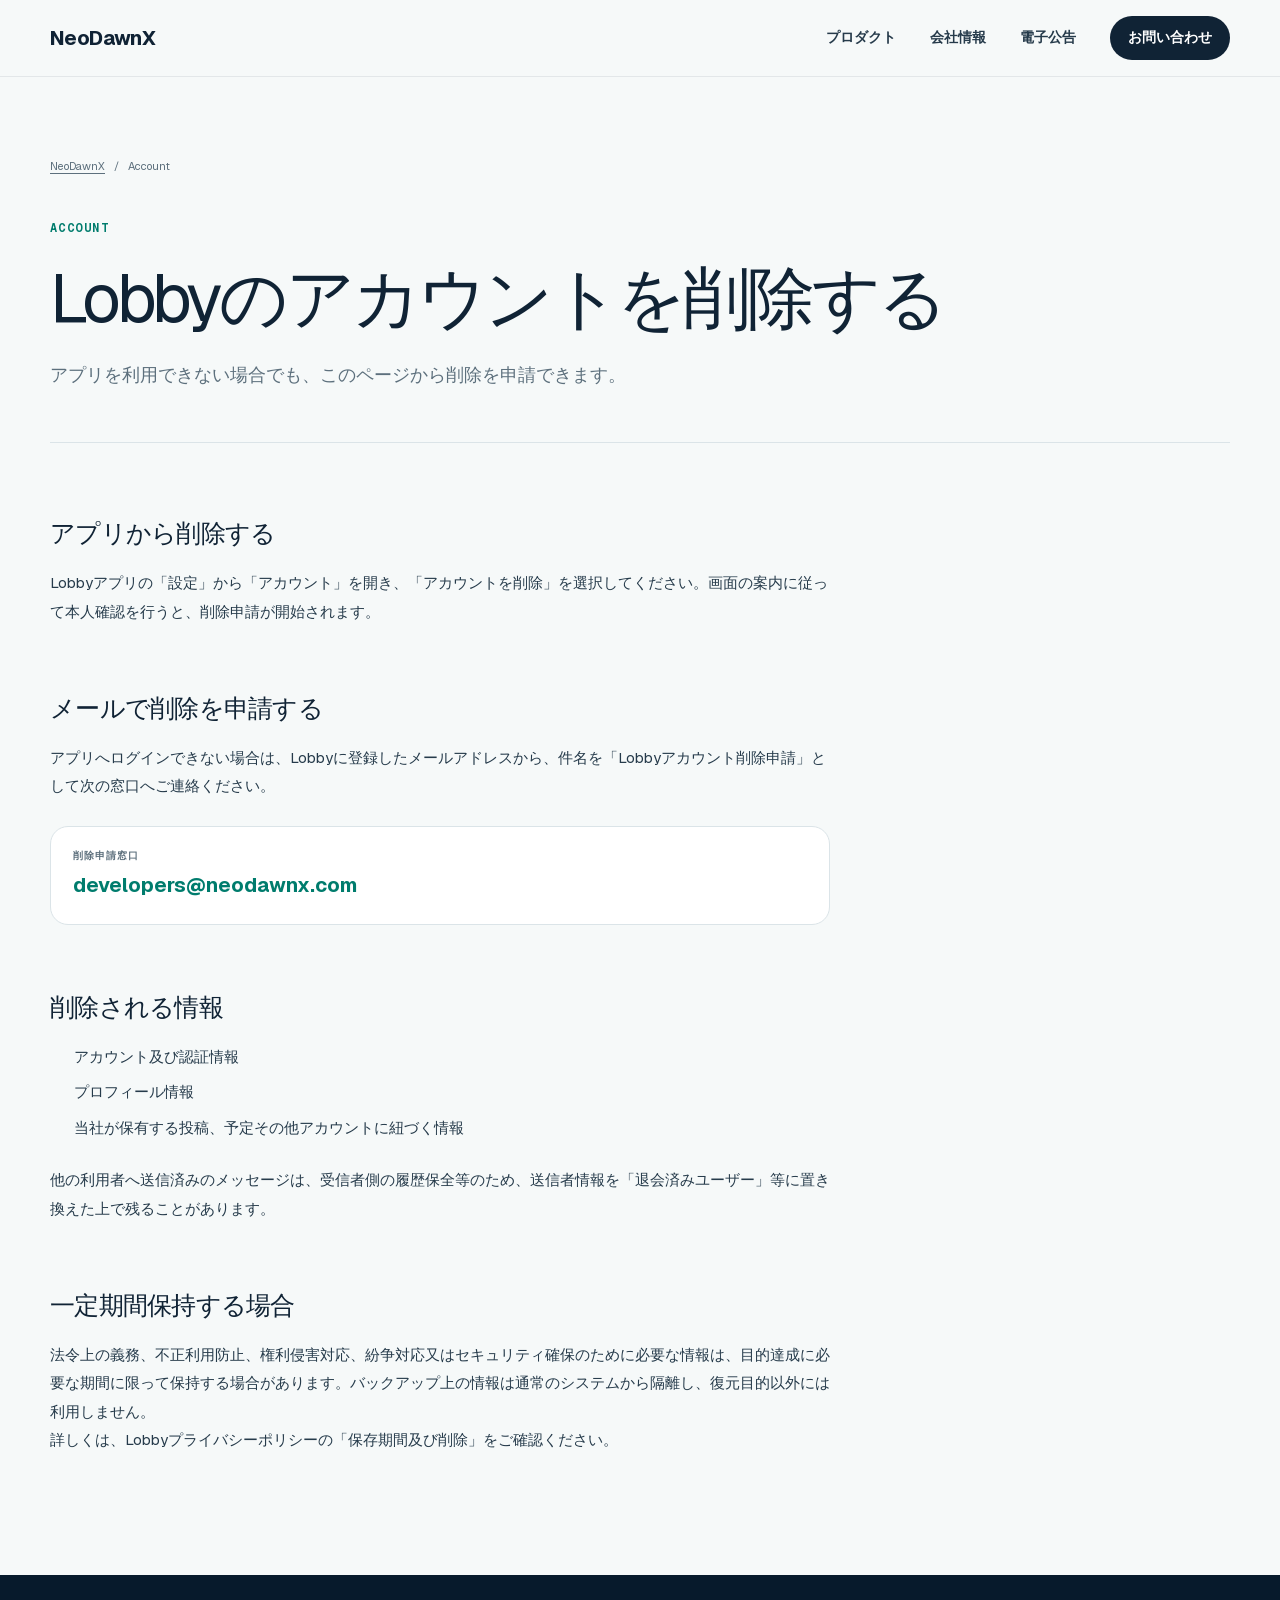
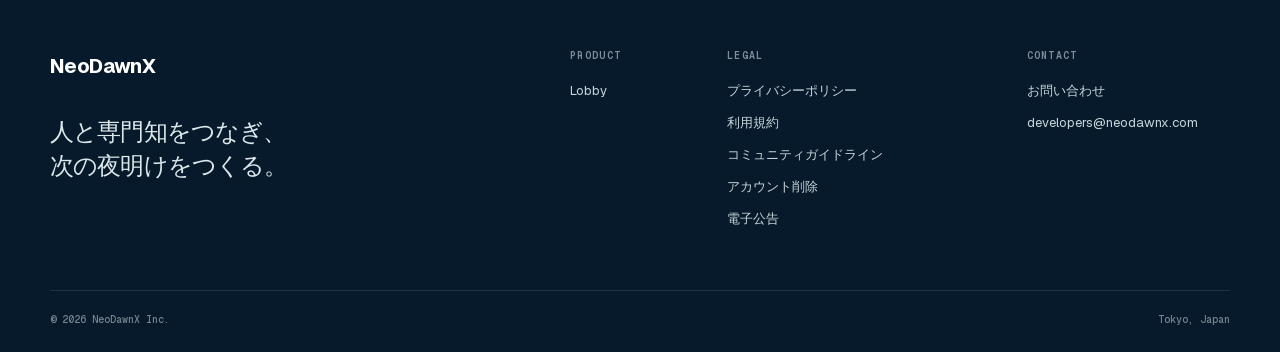
<file: legal/lobby/account-deletion/index.html>
<!DOCTYPE html><html lang="ja"><head><meta charSet="utf-8"/><meta name="viewport" content="width=device-width, initial-scale=1"/><link rel="stylesheet" href="/assets/index-BRAeSOtG.css" data-rsc-css-href="/assets/index-BRAeSOtG.css" data-precedence="vite-rsc/importer-resources"/><link rel="modulepreload" href="/assets/layout-segment-context-Dtve6tz0.js" crossorigin=""/><link rel="modulepreload" href="/assets/rolldown-runtime-S-ySWqyJ.js" crossorigin=""/><link rel="modulepreload" href="/assets/index-BiZOtPuk.js" crossorigin=""/><link rel="modulepreload" href="/assets/framework-DjPHiq1u.js" crossorigin=""/><title>Lobby アカウント削除 | NeoDawnX</title><meta name="description" content="NeoDawnXは、人と専門知のあいだに新しい協働の場をつくるプロダクトカンパニーです。"/><meta property="og:title" content="NeoDawnX — 次の夜明けをつくる"/><meta property="og:description" content="人と専門知をつなぎ、新しい協働の場をつくる。"/><meta property="og:site_name" content="NeoDawnX"/><meta property="og:type" content="website"/><meta property="og:locale" content="ja_JP"/><meta property="og:image" content="https://neodawnx.com/og.png"/><meta property="og:image:width" content="1200"/><meta property="og:image:height" content="630"/><meta property="og:image:alt" content="NeoDawnX — 次の夜明けをつくる"/><meta name="twitter:card" content="summary_large_image"/><meta name="twitter:title" content="NeoDawnX — 次の夜明けをつくる"/><meta name="twitter:description" content="人と専門知をつなぎ、新しい協働の場をつくる。"/><meta name="twitter:image" content="https://neodawnx.com/og.png"/><script>self.__VINEXT_RSC_PARAMS__={}</script><script>self.__VINEXT_RSC_NAV__={"pathname":"/legal/lobby/account-deletion","searchParams":[]}</script><link rel="modulepreload" href="/assets/index-BiZOtPuk.js" />
<link rel="preload" href="/assets/_vinext_fonts/geist-8ac0455e797f/geist-ff2310f5.woff2" as="font" type="font/woff2" crossorigin />
<link rel="preload" href="/assets/_vinext_fonts/geist-8ac0455e797f/geist-875ccdd4.woff2" as="font" type="font/woff2" crossorigin />
<link rel="preload" href="/assets/_vinext_fonts/geist-8ac0455e797f/geist-52306abf.woff2" as="font" type="font/woff2" crossorigin />
<link rel="preload" href="/assets/_vinext_fonts/geist-8ac0455e797f/geist-001175b1.woff2" as="font" type="font/woff2" crossorigin />
<link rel="preload" href="/assets/_vinext_fonts/geist-8ac0455e797f/geist-98bbbccb.woff2" as="font" type="font/woff2" crossorigin />
<link rel="preload" href="/assets/_vinext_fonts/geist-mono-00e989178794/geist-mono-f6b33328.woff2" as="font" type="font/woff2" crossorigin />
<link rel="preload" href="/assets/_vinext_fonts/geist-mono-00e989178794/geist-mono-44e03052.woff2" as="font" type="font/woff2" crossorigin />
<link rel="preload" href="/assets/_vinext_fonts/geist-mono-00e989178794/geist-mono-0638449e.woff2" as="font" type="font/woff2" crossorigin />
<link rel="preload" href="/assets/_vinext_fonts/geist-mono-00e989178794/geist-mono-971fb274.woff2" as="font" type="font/woff2" crossorigin />
<link rel="preload" href="/assets/_vinext_fonts/geist-mono-00e989178794/geist-mono-44745446.woff2" as="font" type="font/woff2" crossorigin />
<link rel="preload" href="/assets/_vinext_fonts/geist-mono-00e989178794/geist-mono-013b2f2f.woff2" as="font" type="font/woff2" crossorigin />
<style data-vinext-fonts>/* cyrillic-ext */
@font-face {
  font-family: 'Geist';
  font-style: normal;
  font-weight: 100 900;
  font-display: swap;
  src: url(/assets/_vinext_fonts/geist-8ac0455e797f/geist-ff2310f5.woff2) format('woff2');
  unicode-range: U+0460-052F, U+1C80-1C8A, U+20B4, U+2DE0-2DFF, U+A640-A69F, U+FE2E-FE2F;
}
/* cyrillic */
@font-face {
  font-family: 'Geist';
  font-style: normal;
  font-weight: 100 900;
  font-display: swap;
  src: url(/assets/_vinext_fonts/geist-8ac0455e797f/geist-875ccdd4.woff2) format('woff2');
  unicode-range: U+0301, U+0400-045F, U+0490-0491, U+04B0-04B1, U+2116;
}
/* vietnamese */
@font-face {
  font-family: 'Geist';
  font-style: normal;
  font-weight: 100 900;
  font-display: swap;
  src: url(/assets/_vinext_fonts/geist-8ac0455e797f/geist-52306abf.woff2) format('woff2');
  unicode-range: U+0102-0103, U+0110-0111, U+0128-0129, U+0168-0169, U+01A0-01A1, U+01AF-01B0, U+0300-0301, U+0303-0304, U+0308-0309, U+0323, U+0329, U+1EA0-1EF9, U+20AB;
}
/* latin-ext */
@font-face {
  font-family: 'Geist';
  font-style: normal;
  font-weight: 100 900;
  font-display: swap;
  src: url(/assets/_vinext_fonts/geist-8ac0455e797f/geist-001175b1.woff2) format('woff2');
  unicode-range: U+0100-02BA, U+02BD-02C5, U+02C7-02CC, U+02CE-02D7, U+02DD-02FF, U+0304, U+0308, U+0329, U+1D00-1DBF, U+1E00-1E9F, U+1EF2-1EFF, U+2020, U+20A0-20AB, U+20AD-20C0, U+2113, U+2C60-2C7F, U+A720-A7FF;
}
/* latin */
@font-face {
  font-family: 'Geist';
  font-style: normal;
  font-weight: 100 900;
  font-display: swap;
  src: url(/assets/_vinext_fonts/geist-8ac0455e797f/geist-98bbbccb.woff2) format('woff2');
  unicode-range: U+0000-00FF, U+0131, U+0152-0153, U+02BB-02BC, U+02C6, U+02DA, U+02DC, U+0304, U+0308, U+0329, U+2000-206F, U+20AC, U+2122, U+2191, U+2193, U+2212, U+2215, U+FEFF, U+FFFD;
}

.__font_geist_0tvmz3h { font-family: 'Geist', sans-serif; }

.__variable_geist_0tvmz3h { --font-geist-sans: 'Geist', sans-serif; }

/* cyrillic-ext */
@font-face {
  font-family: 'Geist Mono';
  font-style: normal;
  font-weight: 100 900;
  font-display: swap;
  src: url(/assets/_vinext_fonts/geist-mono-00e989178794/geist-mono-f6b33328.woff2) format('woff2');
  unicode-range: U+0460-052F, U+1C80-1C8A, U+20B4, U+2DE0-2DFF, U+A640-A69F, U+FE2E-FE2F;
}
/* cyrillic */
@font-face {
  font-family: 'Geist Mono';
  font-style: normal;
  font-weight: 100 900;
  font-display: swap;
  src: url(/assets/_vinext_fonts/geist-mono-00e989178794/geist-mono-44e03052.woff2) format('woff2');
  unicode-range: U+0301, U+0400-045F, U+0490-0491, U+04B0-04B1, U+2116;
}
/* symbols2 */
@font-face {
  font-family: 'Geist Mono';
  font-style: normal;
  font-weight: 100 900;
  font-display: swap;
  src: url(/assets/_vinext_fonts/geist-mono-00e989178794/geist-mono-0638449e.woff2) format('woff2');
  unicode-range: U+2000-2001, U+2004-2008, U+200A, U+23B8-23BD, U+2500-259F;
}
/* vietnamese */
@font-face {
  font-family: 'Geist Mono';
  font-style: normal;
  font-weight: 100 900;
  font-display: swap;
  src: url(/assets/_vinext_fonts/geist-mono-00e989178794/geist-mono-971fb274.woff2) format('woff2');
  unicode-range: U+0102-0103, U+0110-0111, U+0128-0129, U+0168-0169, U+01A0-01A1, U+01AF-01B0, U+0300-0301, U+0303-0304, U+0308-0309, U+0323, U+0329, U+1EA0-1EF9, U+20AB;
}
/* latin-ext */
@font-face {
  font-family: 'Geist Mono';
  font-style: normal;
  font-weight: 100 900;
  font-display: swap;
  src: url(/assets/_vinext_fonts/geist-mono-00e989178794/geist-mono-44745446.woff2) format('woff2');
  unicode-range: U+0100-02BA, U+02BD-02C5, U+02C7-02CC, U+02CE-02D7, U+02DD-02FF, U+0304, U+0308, U+0329, U+1D00-1DBF, U+1E00-1E9F, U+1EF2-1EFF, U+2020, U+20A0-20AB, U+20AD-20C0, U+2113, U+2C60-2C7F, U+A720-A7FF;
}
/* latin */
@font-face {
  font-family: 'Geist Mono';
  font-style: normal;
  font-weight: 100 900;
  font-display: swap;
  src: url(/assets/_vinext_fonts/geist-mono-00e989178794/geist-mono-013b2f2f.woff2) format('woff2');
  unicode-range: U+0000-00FF, U+0131, U+0152-0153, U+02BB-02BC, U+02C6, U+02DA, U+02DC, U+0304, U+0308, U+0329, U+2000-206F, U+20AC, U+2122, U+2191, U+2193, U+2212, U+2215, U+FEFF, U+FFFD;
}

.__font_geist_mono_1diim1n { font-family: 'Geist Mono', sans-serif; }

.__variable_geist_mono_1diim1n { --font-geist-mono: 'Geist Mono', sans-serif; }
</style>
</head><body class="__variable_geist_0tvmz3h __variable_geist_mono_1diim1n"><header class="site-header"><div class="shell header-inner"><a href="/" class="brand" aria-label="NeoDawnX ホーム">NeoDawnX</a><nav class="desktop-nav" aria-label="メインナビゲーション"><a href="/products">プロダクト</a><a href="/#company">会社情報</a><a href="/koukoku">電子公告</a><a class="nav-cta" href="/contact">お問い合わせ</a></nav><details class="mobile-nav"><summary aria-label="メニューを開く">Menu</summary><nav aria-label="モバイルナビゲーション"><a href="/products">プロダクト</a><a href="/#company">会社情報</a><a href="/koukoku">電子公告</a><a href="/contact">お問い合わせ</a></nav></details></div></header><main><div class="legal-hero shell"><div class="breadcrumbs"><a href="/">NeoDawnX</a><span>/</span><span>Account</span></div><p class="eyebrow">Account</p><h1>Lobbyのアカウントを削除する</h1><p class="legal-lead">アプリを利用できない場合でも、このページから削除を申請できます。</p></div><div class="shell legal-layout"><article class="legal-article"><h2>アプリから削除する</h2><p>Lobbyアプリの「設定」から「アカウント」を開き、「アカウントを削除」を選択してください。画面の案内に従って本人確認を行うと、削除申請が開始されます。</p><h2>メールで削除を申請する</h2><p>アプリへログインできない場合は、Lobbyに登録したメールアドレスから、件名を「Lobbyアカウント削除申請」として次の窓口へご連絡ください。</p><div class="contact-card"><span>削除申請窓口</span><a href="mailto:developers@neodawnx.com?subject=Lobbyアカウント削除申請">developers@neodawnx.com</a></div><h2>削除される情報</h2><ul><li>アカウント及び認証情報</li><li>プロフィール情報</li><li>当社が保有する投稿、予定その他アカウントに紐づく情報</li></ul><p>他の利用者へ送信済みのメッセージは、受信者側の履歴保全等のため、送信者情報を「退会済みユーザー」等に置き換えた上で残ることがあります。</p><h2>一定期間保持する場合</h2><p>法令上の義務、不正利用防止、権利侵害対応、紛争対応又はセキュリティ確保のために必要な情報は、目的達成に必要な期間に限って保持する場合があります。バックアップ上の情報は通常のシステムから隔離し、復元目的以外には利用しません。</p><p>詳しくは、Lobbyプライバシーポリシーの「保存期間及び削除」をご確認ください。</p></article></div></main><footer class="site-footer"><div class="shell footer-grid"><div><a href="/" class="brand brand-light">NeoDawnX</a><p class="footer-statement">人と専門知をつなぎ、<br/>次の夜明けをつくる。</p></div><div class="footer-links"><div><p class="footer-label">Product</p><a href="/products/lobby">Lobby</a></div><div><p class="footer-label">Legal</p><a href="/legal/lobby/privacy">プライバシーポリシー</a><a href="/legal/lobby/terms">利用規約</a><a href="/legal/lobby/community-guidelines">コミュニティガイドライン</a><a href="/legal/lobby/account-deletion">アカウント削除</a><a href="/koukoku">電子公告</a></div><div><p class="footer-label">Contact</p><a href="/contact">お問い合わせ</a><a href="mailto:developers@neodawnx.com">developers@neodawnx.com</a></div></div></div><div class="shell footer-bottom"><span>© <!-- -->2026<!-- --> NeoDawnX Inc.</span><span>Tokyo, Japan</span></div></footer><script id="_R_">import("/assets/index-BiZOtPuk.js")</script></body></html><script>self.__VINEXT_RSC_CHUNKS__=self.__VINEXT_RSC_CHUNKS__||[];self.__VINEXT_RSC_CHUNKS__.push("2:I[\"8c0f216c4604\",[],\"Children\",1]\n3:I[\"15c18cfaeeff\",[],\"LayoutSegmentProvider\",1]\n4:I[\"8c0f216c4604\",[],\"Slot\",1]\n5:I[\"593f344dc510\",[],\"RedirectBoundary\",1]\n:HL[\"/assets/index-BRAeSOtG.css\",\"style\"]\n")</script><script>self.__VINEXT_RSC_CHUNKS__=self.__VINEXT_RSC_CHUNKS__||[];self.__VINEXT_RSC_CHUNKS__.push("0:{\"__route\":\"route:/legal/lobby/account-deletion\",\"__interceptionContext\":null,\"__layoutIds\":[\"layout:/\"],\"__rootLayout\":\"/\",\"page:/legal/lobby/account-deletion\":\"$L1\",\"layout:/\":[[[[\"$\",\"link\",\"css:/assets/index-BRAeSOtG.css\",{\"rel\":\"stylesheet\",\"precedence\":\"vite-rsc/importer-resources\",\"href\":\"/assets/index-BRAeSOtG.css\",\"data-rsc-css-href\":\"/assets/index-BRAeSOtG.css\"}],\"$undefined\"],[\"$\",\"html\",null,{\"lang\":\"ja\",\"children\":[\"$\",\"body\",null,{\"className\":\"__variable_geist_0tvmz3h __variable_geist_mono_1diim1n\",\"children\":[\"$\",\"$L2\",null,{}]}]}]],null],\"route:/legal/lobby/account-deletion\":[[[\"$\",\"meta\",null,{\"charSet\":\"utf-8\"}],[[\"$\",\"title\",\"0\",{\"children\":\"Lobby アカウント削除 | NeoDawnX\"}],[\"$\",\"meta\",\"1\",{\"name\":\"description\",\"content\":\"NeoDawnXは、人と専門知のあいだに新しい協働の場をつくるプロダクトカンパニーです。\"}],[\"$\",\"meta\",\"2\",{\"property\":\"og:title\",\"content\":\"NeoDawnX — 次の夜明けをつくる\"}],[\"$\",\"meta\",\"3\",{\"property\":\"og:description\",\"content\":\"人と専門知をつなぎ、新しい協働の場をつくる。\"}],[\"$\",\"meta\",\"4\",{\"property\":\"og:site_name\",\"content\":\"NeoDawnX\"}],[\"$\",\"meta\",\"5\",{\"property\":\"og:type\",\"content\":\"website\"}],[\"$\",\"meta\",\"6\",{\"property\":\"og:locale\",\"content\":\"ja_JP\"}],[\"$\",\"meta\",\"7\",{\"property\":\"og:image\",\"content\":\"https://neodawnx.com/og.png\"}],[\"$\",\"meta\",\"8\",{\"property\":\"og:image:width\",\"content\":\"1200\"}],[\"$\",\"meta\",\"9\",{\"property\":\"og:image:height\",\"content\":\"630\"}],[\"$\",\"meta\",\"10\",{\"property\":\"og:image:alt\",\"content\":\"NeoDawnX — 次の夜明けをつくる\"}],[\"$\",\"meta\",\"11\",{\"name\":\"twitter:card\",\"content\":\"summary_large_image\"}],[\"$\",\"meta\",\"12\",{\"name\":\"twitter:title\",\"content\":\"NeoDawnX — 次の夜明けをつくる\"}],[\"$\",\"meta\",\"13\",{\"name\":\"twitter:description\",\"content\":\"人と専門知をつなぎ、新しい協働の場をつくる。\"}],[\"$\",\"meta\",\"14\",{\"name\":\"twitter:image\",\"content\":\"https://neodawnx.com/og.png\"}]],[[\"$\",\"meta\",\"0\",{\"name\":\"viewport\",\"content\":\"width=device-width, initial-scale=1\"}]]],[\"$\",\"$L3\",null,{\"segmentMap\":{\"children\":[\"legal\",\"lobby\",\"account-deletion\"]},\"children\":[\"$\",\"$L4\",null,{\"id\":\"layout:/\",\"parallelSlots\":\"$undefined\",\"children\":[\"$\",\"$L5\",null,{\"children\":[\"$\",\"$L3\",null,{\"segmentMap\":{\"children\":[]},\"children\":[\"$\",\"$L4\",null,{\"id\":\"page:/legal/lobby/account-deletion\"}]}]}]}]}]],\"__layoutFlags\":{\"layout:/\":\"s\"},\"__artifactCompatibility\":{\"schemaVersion\":1,\"graphVersion\":\"app-route-graph:1hwbgjk5hgn9w\",\"deploymentVersion\":\"4e2bd83a-3ae6-494a-8e2c-3c04ac80fe81\",\"appElementsSchemaVersion\":1,\"rscPayloadSchemaVersion\":1,\"rootBoundaryId\":\"/\",\"renderEpoch\":null}}\n")</script><script>self.__VINEXT_RSC_CHUNKS__=self.__VINEXT_RSC_CHUNKS__||[];self.__VINEXT_RSC_CHUNKS__.push("1:[[\"$\",\"header\",null,{\"className\":\"site-header\",\"children\":[\"$\",\"div\",null,{\"className\":\"shell header-inner\",\"children\":[[\"$\",\"a\",null,{\"href\":\"/\",\"className\":\"brand\",\"aria-label\":\"NeoDawnX ホーム\",\"children\":\"NeoDawnX\"}],[\"$\",\"nav\",null,{\"className\":\"desktop-nav\",\"aria-label\":\"メインナビゲーション\",\"children\":[[\"$\",\"a\",null,{\"href\":\"/products\",\"children\":\"プロダクト\"}],[\"$\",\"a\",null,{\"href\":\"/#company\",\"children\":\"会社情報\"}],[\"$\",\"a\",null,{\"href\":\"/koukoku\",\"children\":\"電子公告\"}],[\"$\",\"a\",null,{\"className\":\"nav-cta\",\"href\":\"/contact\",\"children\":\"お問い合わせ\"}]]}],[\"$\",\"details\",null,{\"className\":\"mobile-nav\",\"children\":[[\"$\",\"summary\",null,{\"aria-label\":\"メニューを開く\",\"children\":\"Menu\"}],[\"$\",\"nav\",null,{\"aria-label\":\"モバイルナビゲーション\",\"children\":[[\"$\",\"a\",null,{\"href\":\"/products\",\"children\":\"プロダクト\"}],[\"$\",\"a\",null,{\"href\":\"/#company\",\"children\":\"会社情報\"}],[\"$\",\"a\",null,{\"href\":\"/koukoku\",\"children\":\"電子公告\"}],[\"$\",\"a\",null,{\"href\":\"/contact\",\"children\":\"お問い合わせ\"}]]}]]}]]}]}],[\"$\",\"main\",null,{\"children\":[[\"$\",\"div\",null,{\"className\":\"legal-hero shell\",\"children\":[[\"$\",\"div\",null,{\"className\":\"breadcrumbs\",\"children\":[[\"$\",\"a\",null,{\"href\":\"/\",\"children\":\"NeoDawnX\"}],[\"$\",\"span\",null,{\"children\":\"/\"}],[\"$\",\"span\",null,{\"children\":\"Account\"}]]}],[\"$\",\"p\",null,{\"className\":\"eyebrow\",\"children\":\"Account\"}],[\"$\",\"h1\",null,{\"children\":\"Lobbyのアカウントを削除する\"}],[\"$\",\"p\",null,{\"className\":\"legal-lead\",\"children\":\"アプリを利用できない場合でも、このページから削除を申請できます。\"}]]}],[\"$\",\"div\",null,{\"className\":\"shell legal-layout\",\"children\":[\"$\",\"article\",null,{\"className\":\"legal-article\",\"children\":[[\"$\",\"h2\",null,{\"children\":\"アプリから削除する\"}],[\"$\",\"p\",null,{\"children\":\"Lobbyアプリの「設定」から「アカウント」を開き、「アカウントを削除」を選択してください。画面の案内に従って本人確認を行うと、削除申請が開始されます。\"}],[\"$\",\"h2\",null,{\"children\":\"メールで削除を申請する\"}],[\"$\",\"p\",null,{\"children\":\"アプリへログインできない場合は、Lobbyに登録したメールアドレスから、件名を「Lobbyアカウント削除申請」として次の窓口へご連絡ください。\"}],[\"$\",\"div\",null,{\"className\":\"contact-card\",\"children\":[[\"$\",\"span\",null,{\"children\":\"削除申請窓口\"}],[\"$\",\"a\",null,{\"href\":\"mailto:developers@neodawnx.com?subject=Lobbyアカウント削除申請\",\"children\":\"developers@neodawnx.com\"}]]}],[\"$\",\"h2\",null,{\"children\":\"削除される情報\"}],[\"$\",\"ul\",null,{\"children\":[[\"$\",\"li\",null,{\"children\":\"アカウント及び認証情報\"}],[\"$\",\"li\",null,{\"children\":\"プロフィール情報\"}],[\"$\",\"li\",null,{\"children\":\"当社が保有する投稿、予定その他アカウントに紐づく情報\"}]]}],[\"$\",\"p\",null,{\"children\":\"他の利用者へ送信済みのメッセージは、受信者側の履歴保全等のため、送信者情報を「退会済みユーザー」等に置き換えた上で残ることがあります。\"}],[\"$\",\"h2\",null,{\"children\":\"一定期間保持する場合\"}],[\"$\",\"p\",null,{\"children\":\"法令上の義務、不正利用防止、権利侵害対応、紛争対応又はセキュリティ確保のために必要な情報は、目的達成に必要な期間に限って保持する場合があります。バックアップ上の情報は通常のシステムから隔離し、復元目的以外には利用しません。\"}],[\"$\",\"p\",null,{\"children\":\"詳しくは、Lobbyプライバシーポリシーの「保存期間及び削除」をご確認ください。\"}]]}]}]]}],[\"$\",\"footer\",null,{\"className\":\"site-footer\",\"children\":[[\"$\",\"div\",null,{\"className\":\"shell footer-grid\",\"children\":[[\"$\",\"div\",null,{\"children\":[[\"$\",\"a\",null,{\"href\":\"/\",\"className\":\"brand brand-light\",\"children\":\"NeoDawnX\"}],[\"$\",\"p\",null,{\"className\":\"footer-statement\",\"children\":[\"人と専門知をつなぎ、\",[\"$\",\"br\",null,{}],\"次の夜明けをつくる。\"]}]]}],[\"$\",\"div\",null,{\"className\":\"footer-links\",\"children\":[[\"$\",\"div\",null,{\"children\":[[\"$\",\"p\",null,{\"className\":\"footer-label\",\"children\":\"Product\"}],[\"$\",\"a\",null,{\"href\":\"/products/lobby\",\"children\":\"Lobby\"}]]}],[\"$\",\"div\",null,{\"children\":[[\"$\",\"p\",null,{\"className\":\"footer-label\",\"children\":\"Legal\"}],[\"$\",\"a\",null,{\"href\":\"/legal/lobby/privacy\",\"children\":\"プライバシーポリシー\"}],[\"$\",\"a\",null,{\"href\":\"/legal/lobby/terms\",\"children\":\"利用規約\"}],[\"$\",\"a\",null,{\"href\":\"/legal/lobby/community-guidelines\",\"children\":\"コミュニティガイドライン\"}],[\"$\",\"a\",null,{\"href\":\"/legal/lobby/account-deletion\",\"children\":\"アカウント削除\"}],[\"$\",\"a\",null,{\"href\":\"/koukoku\",\"children\":\"電子公告\"}]]}],[\"$\",\"div\",null,{\"children\":[[\"$\",\"p\",null,{\"className\":\"footer-label\",\"children\":\"Contact\"}],[\"$\",\"a\",null,{\"href\":\"/contact\",\"children\":\"お問い合わせ\"}],[\"$\",\"a\",null,{\"href\":\"mailto:developers@neodawnx.com\",\"children\":\"developers@neodawnx.com\"}]]}]]}]]}],[\"$\",\"div\",null,{\"className\":\"shell footer-bottom\",\"children\":[[\"$\",\"span\",null,{\"children\":[\"© \",2026,\" NeoDawnX Inc.\"]}],[\"$\",\"span\",null,{\"children\":\"Tokyo, Japan\"}]]}]]}]]\n")</script><script>self.__VINEXT_RSC_DONE__=true</script>
</file>
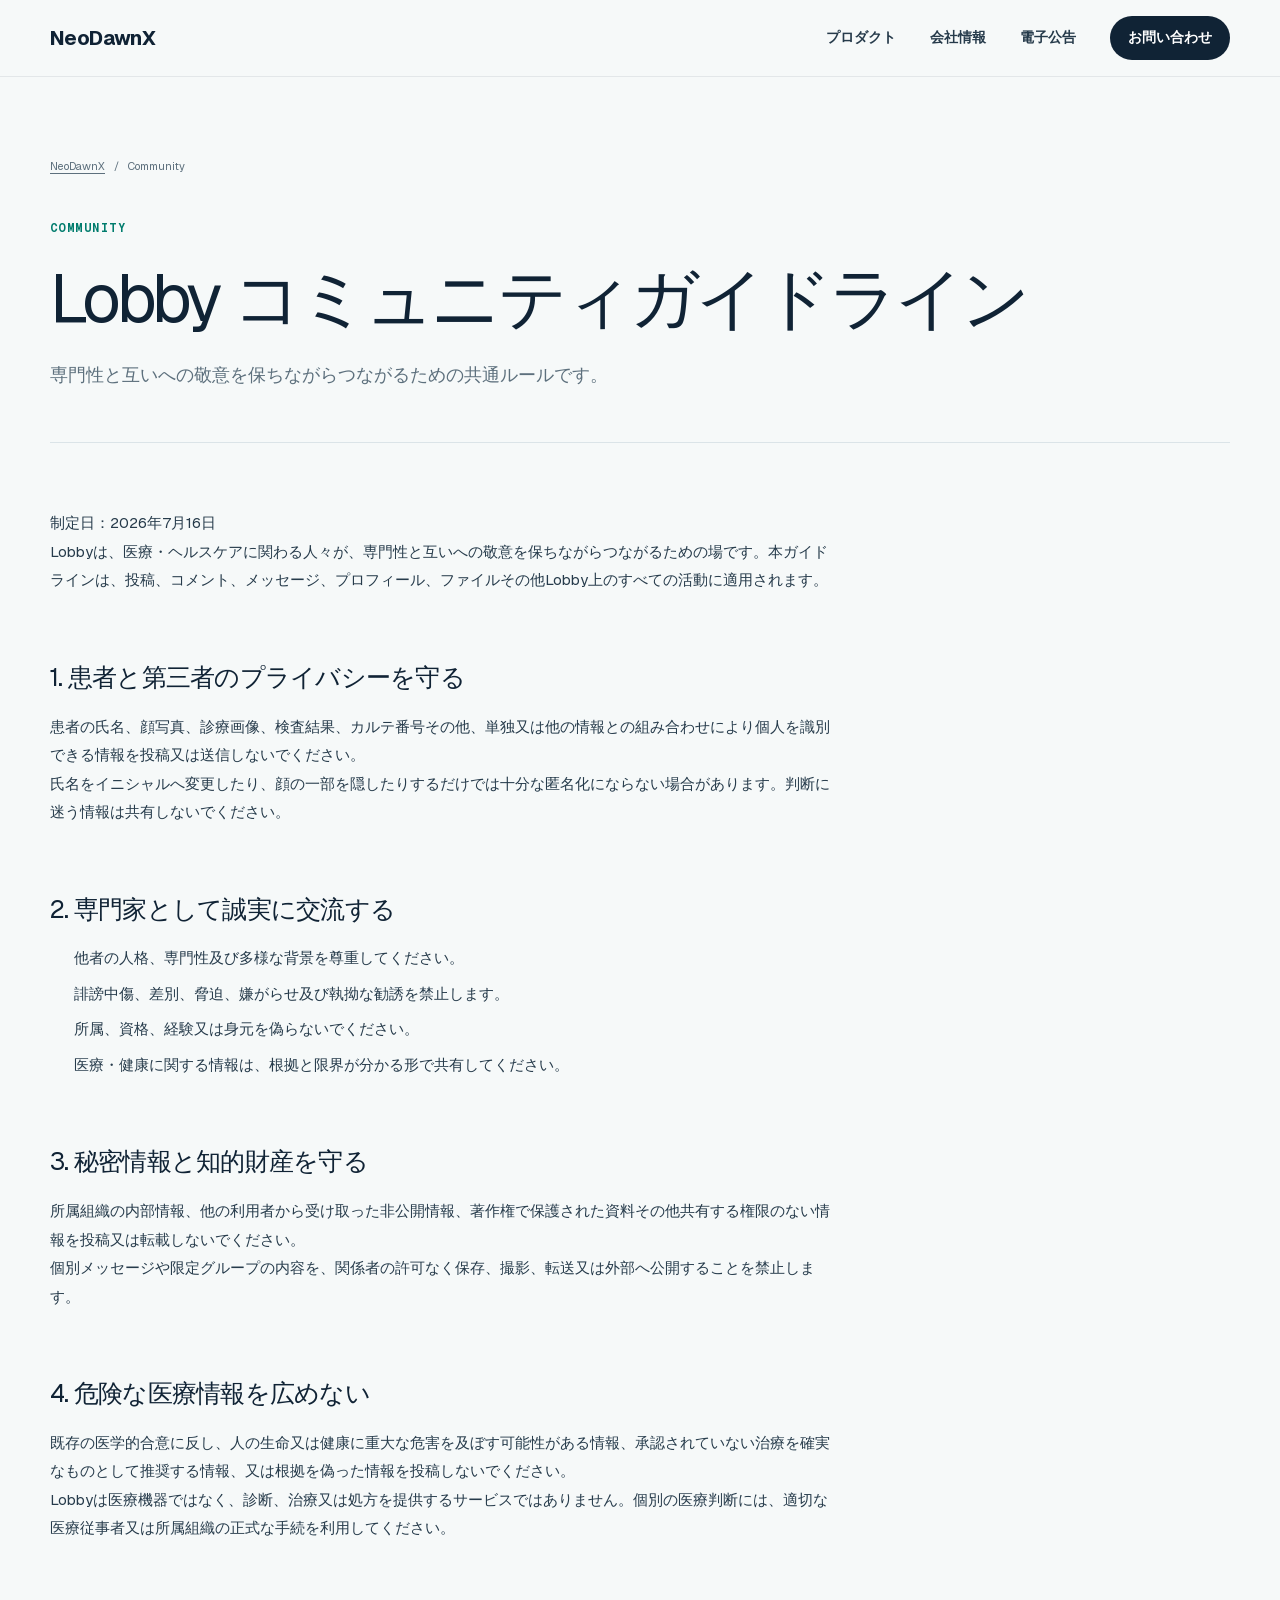
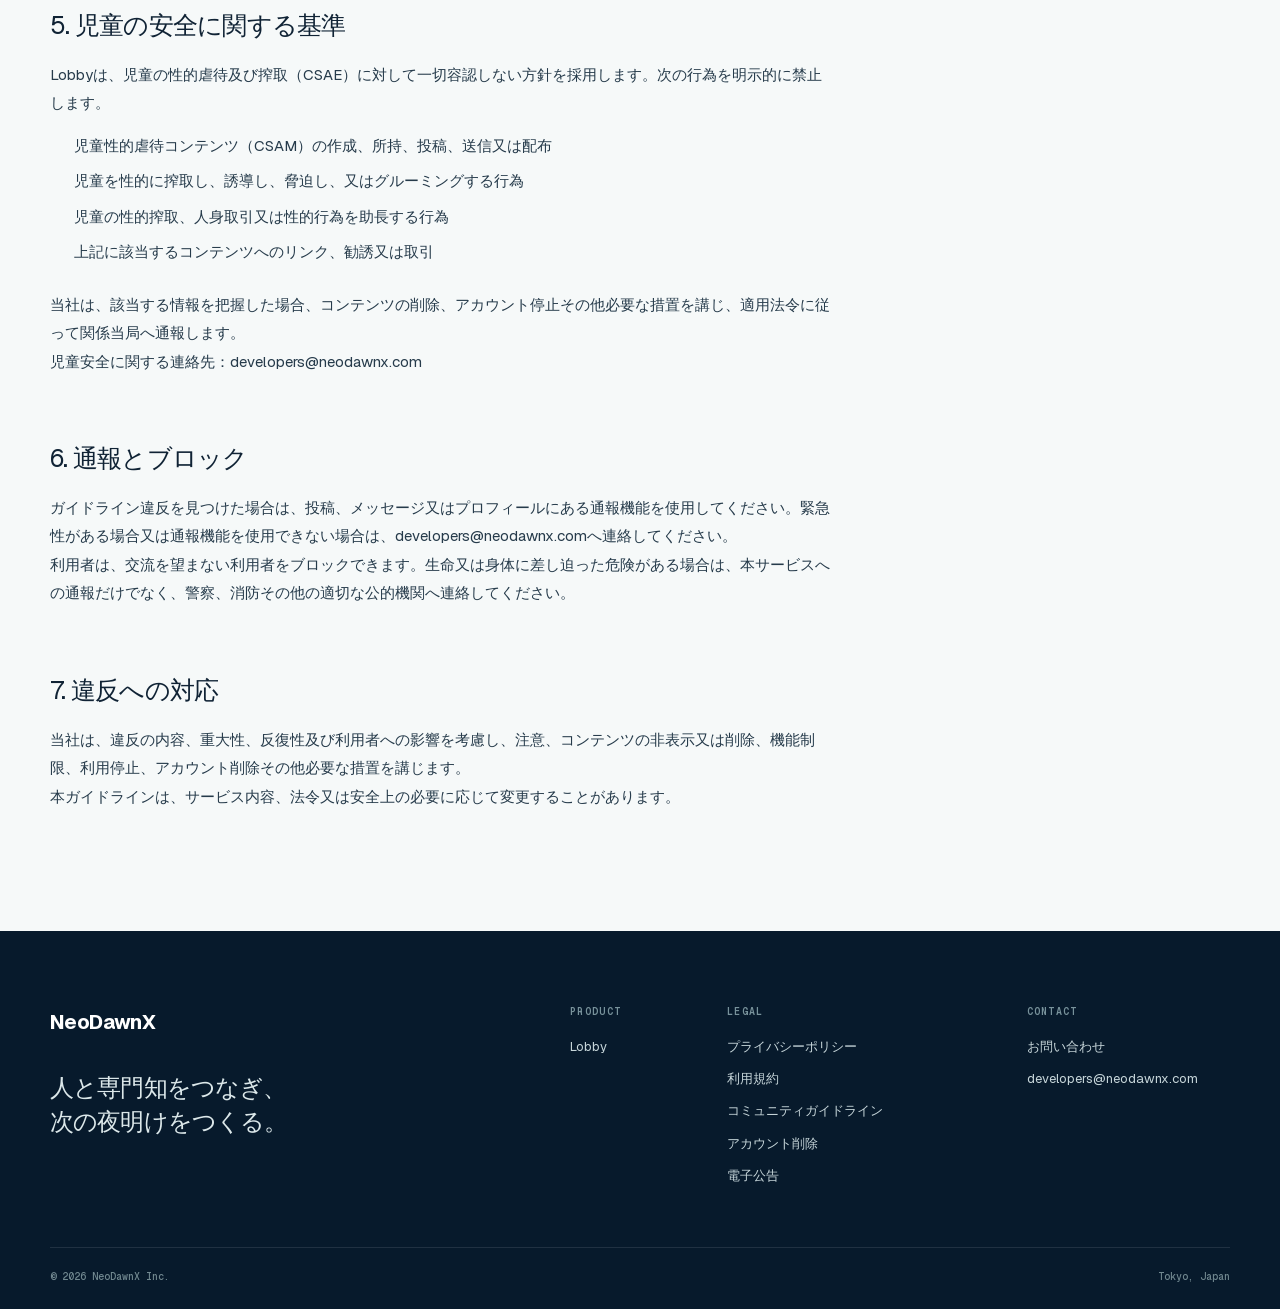
<file: legal/lobby/community-guidelines/index.html>
<!DOCTYPE html><html lang="ja"><head><meta charSet="utf-8"/><meta name="viewport" content="width=device-width, initial-scale=1"/><link rel="stylesheet" href="/assets/index-BRAeSOtG.css" data-rsc-css-href="/assets/index-BRAeSOtG.css" data-precedence="vite-rsc/importer-resources"/><link rel="modulepreload" href="/assets/layout-segment-context-Dtve6tz0.js" crossorigin=""/><link rel="modulepreload" href="/assets/rolldown-runtime-S-ySWqyJ.js" crossorigin=""/><link rel="modulepreload" href="/assets/index-BiZOtPuk.js" crossorigin=""/><link rel="modulepreload" href="/assets/framework-DjPHiq1u.js" crossorigin=""/><title>Lobby コミュニティガイドライン | NeoDawnX</title><meta name="description" content="NeoDawnXは、人と専門知のあいだに新しい協働の場をつくるプロダクトカンパニーです。"/><meta property="og:title" content="NeoDawnX — 次の夜明けをつくる"/><meta property="og:description" content="人と専門知をつなぎ、新しい協働の場をつくる。"/><meta property="og:site_name" content="NeoDawnX"/><meta property="og:type" content="website"/><meta property="og:locale" content="ja_JP"/><meta property="og:image" content="https://neodawnx.com/og.png"/><meta property="og:image:width" content="1200"/><meta property="og:image:height" content="630"/><meta property="og:image:alt" content="NeoDawnX — 次の夜明けをつくる"/><meta name="twitter:card" content="summary_large_image"/><meta name="twitter:title" content="NeoDawnX — 次の夜明けをつくる"/><meta name="twitter:description" content="人と専門知をつなぎ、新しい協働の場をつくる。"/><meta name="twitter:image" content="https://neodawnx.com/og.png"/><script>self.__VINEXT_RSC_PARAMS__={}</script><script>self.__VINEXT_RSC_NAV__={"pathname":"/legal/lobby/community-guidelines","searchParams":[]}</script><link rel="modulepreload" href="/assets/index-BiZOtPuk.js" />
<link rel="preload" href="/assets/_vinext_fonts/geist-8ac0455e797f/geist-ff2310f5.woff2" as="font" type="font/woff2" crossorigin />
<link rel="preload" href="/assets/_vinext_fonts/geist-8ac0455e797f/geist-875ccdd4.woff2" as="font" type="font/woff2" crossorigin />
<link rel="preload" href="/assets/_vinext_fonts/geist-8ac0455e797f/geist-52306abf.woff2" as="font" type="font/woff2" crossorigin />
<link rel="preload" href="/assets/_vinext_fonts/geist-8ac0455e797f/geist-001175b1.woff2" as="font" type="font/woff2" crossorigin />
<link rel="preload" href="/assets/_vinext_fonts/geist-8ac0455e797f/geist-98bbbccb.woff2" as="font" type="font/woff2" crossorigin />
<link rel="preload" href="/assets/_vinext_fonts/geist-mono-00e989178794/geist-mono-f6b33328.woff2" as="font" type="font/woff2" crossorigin />
<link rel="preload" href="/assets/_vinext_fonts/geist-mono-00e989178794/geist-mono-44e03052.woff2" as="font" type="font/woff2" crossorigin />
<link rel="preload" href="/assets/_vinext_fonts/geist-mono-00e989178794/geist-mono-0638449e.woff2" as="font" type="font/woff2" crossorigin />
<link rel="preload" href="/assets/_vinext_fonts/geist-mono-00e989178794/geist-mono-971fb274.woff2" as="font" type="font/woff2" crossorigin />
<link rel="preload" href="/assets/_vinext_fonts/geist-mono-00e989178794/geist-mono-44745446.woff2" as="font" type="font/woff2" crossorigin />
<link rel="preload" href="/assets/_vinext_fonts/geist-mono-00e989178794/geist-mono-013b2f2f.woff2" as="font" type="font/woff2" crossorigin />
<style data-vinext-fonts>/* cyrillic-ext */
@font-face {
  font-family: 'Geist';
  font-style: normal;
  font-weight: 100 900;
  font-display: swap;
  src: url(/assets/_vinext_fonts/geist-8ac0455e797f/geist-ff2310f5.woff2) format('woff2');
  unicode-range: U+0460-052F, U+1C80-1C8A, U+20B4, U+2DE0-2DFF, U+A640-A69F, U+FE2E-FE2F;
}
/* cyrillic */
@font-face {
  font-family: 'Geist';
  font-style: normal;
  font-weight: 100 900;
  font-display: swap;
  src: url(/assets/_vinext_fonts/geist-8ac0455e797f/geist-875ccdd4.woff2) format('woff2');
  unicode-range: U+0301, U+0400-045F, U+0490-0491, U+04B0-04B1, U+2116;
}
/* vietnamese */
@font-face {
  font-family: 'Geist';
  font-style: normal;
  font-weight: 100 900;
  font-display: swap;
  src: url(/assets/_vinext_fonts/geist-8ac0455e797f/geist-52306abf.woff2) format('woff2');
  unicode-range: U+0102-0103, U+0110-0111, U+0128-0129, U+0168-0169, U+01A0-01A1, U+01AF-01B0, U+0300-0301, U+0303-0304, U+0308-0309, U+0323, U+0329, U+1EA0-1EF9, U+20AB;
}
/* latin-ext */
@font-face {
  font-family: 'Geist';
  font-style: normal;
  font-weight: 100 900;
  font-display: swap;
  src: url(/assets/_vinext_fonts/geist-8ac0455e797f/geist-001175b1.woff2) format('woff2');
  unicode-range: U+0100-02BA, U+02BD-02C5, U+02C7-02CC, U+02CE-02D7, U+02DD-02FF, U+0304, U+0308, U+0329, U+1D00-1DBF, U+1E00-1E9F, U+1EF2-1EFF, U+2020, U+20A0-20AB, U+20AD-20C0, U+2113, U+2C60-2C7F, U+A720-A7FF;
}
/* latin */
@font-face {
  font-family: 'Geist';
  font-style: normal;
  font-weight: 100 900;
  font-display: swap;
  src: url(/assets/_vinext_fonts/geist-8ac0455e797f/geist-98bbbccb.woff2) format('woff2');
  unicode-range: U+0000-00FF, U+0131, U+0152-0153, U+02BB-02BC, U+02C6, U+02DA, U+02DC, U+0304, U+0308, U+0329, U+2000-206F, U+20AC, U+2122, U+2191, U+2193, U+2212, U+2215, U+FEFF, U+FFFD;
}

.__font_geist_0tvmz3h { font-family: 'Geist', sans-serif; }

.__variable_geist_0tvmz3h { --font-geist-sans: 'Geist', sans-serif; }

/* cyrillic-ext */
@font-face {
  font-family: 'Geist Mono';
  font-style: normal;
  font-weight: 100 900;
  font-display: swap;
  src: url(/assets/_vinext_fonts/geist-mono-00e989178794/geist-mono-f6b33328.woff2) format('woff2');
  unicode-range: U+0460-052F, U+1C80-1C8A, U+20B4, U+2DE0-2DFF, U+A640-A69F, U+FE2E-FE2F;
}
/* cyrillic */
@font-face {
  font-family: 'Geist Mono';
  font-style: normal;
  font-weight: 100 900;
  font-display: swap;
  src: url(/assets/_vinext_fonts/geist-mono-00e989178794/geist-mono-44e03052.woff2) format('woff2');
  unicode-range: U+0301, U+0400-045F, U+0490-0491, U+04B0-04B1, U+2116;
}
/* symbols2 */
@font-face {
  font-family: 'Geist Mono';
  font-style: normal;
  font-weight: 100 900;
  font-display: swap;
  src: url(/assets/_vinext_fonts/geist-mono-00e989178794/geist-mono-0638449e.woff2) format('woff2');
  unicode-range: U+2000-2001, U+2004-2008, U+200A, U+23B8-23BD, U+2500-259F;
}
/* vietnamese */
@font-face {
  font-family: 'Geist Mono';
  font-style: normal;
  font-weight: 100 900;
  font-display: swap;
  src: url(/assets/_vinext_fonts/geist-mono-00e989178794/geist-mono-971fb274.woff2) format('woff2');
  unicode-range: U+0102-0103, U+0110-0111, U+0128-0129, U+0168-0169, U+01A0-01A1, U+01AF-01B0, U+0300-0301, U+0303-0304, U+0308-0309, U+0323, U+0329, U+1EA0-1EF9, U+20AB;
}
/* latin-ext */
@font-face {
  font-family: 'Geist Mono';
  font-style: normal;
  font-weight: 100 900;
  font-display: swap;
  src: url(/assets/_vinext_fonts/geist-mono-00e989178794/geist-mono-44745446.woff2) format('woff2');
  unicode-range: U+0100-02BA, U+02BD-02C5, U+02C7-02CC, U+02CE-02D7, U+02DD-02FF, U+0304, U+0308, U+0329, U+1D00-1DBF, U+1E00-1E9F, U+1EF2-1EFF, U+2020, U+20A0-20AB, U+20AD-20C0, U+2113, U+2C60-2C7F, U+A720-A7FF;
}
/* latin */
@font-face {
  font-family: 'Geist Mono';
  font-style: normal;
  font-weight: 100 900;
  font-display: swap;
  src: url(/assets/_vinext_fonts/geist-mono-00e989178794/geist-mono-013b2f2f.woff2) format('woff2');
  unicode-range: U+0000-00FF, U+0131, U+0152-0153, U+02BB-02BC, U+02C6, U+02DA, U+02DC, U+0304, U+0308, U+0329, U+2000-206F, U+20AC, U+2122, U+2191, U+2193, U+2212, U+2215, U+FEFF, U+FFFD;
}

.__font_geist_mono_1diim1n { font-family: 'Geist Mono', sans-serif; }

.__variable_geist_mono_1diim1n { --font-geist-mono: 'Geist Mono', sans-serif; }
</style>
</head><body class="__variable_geist_0tvmz3h __variable_geist_mono_1diim1n"><header class="site-header"><div class="shell header-inner"><a href="/" class="brand" aria-label="NeoDawnX ホーム">NeoDawnX</a><nav class="desktop-nav" aria-label="メインナビゲーション"><a href="/products">プロダクト</a><a href="/#company">会社情報</a><a href="/koukoku">電子公告</a><a class="nav-cta" href="/contact">お問い合わせ</a></nav><details class="mobile-nav"><summary aria-label="メニューを開く">Menu</summary><nav aria-label="モバイルナビゲーション"><a href="/products">プロダクト</a><a href="/#company">会社情報</a><a href="/koukoku">電子公告</a><a href="/contact">お問い合わせ</a></nav></details></div></header><main><div class="legal-hero shell"><div class="breadcrumbs"><a href="/">NeoDawnX</a><span>/</span><span>Community</span></div><p class="eyebrow">Community</p><h1>Lobby コミュニティガイドライン</h1><p class="legal-lead">専門性と互いへの敬意を保ちながらつながるための共通ルールです。</p></div><div class="shell legal-layout"><article class="legal-article"><p>制定日：2026年7月16日</p><p>Lobbyは、医療・ヘルスケアに関わる人々が、専門性と互いへの敬意を保ちながらつながるための場です。本ガイドラインは、投稿、コメント、メッセージ、プロフィール、ファイルその他Lobby上のすべての活動に適用されます。</p><h2>1. 患者と第三者のプライバシーを守る</h2><p>患者の氏名、顔写真、診療画像、検査結果、カルテ番号その他、単独又は他の情報との組み合わせにより個人を識別できる情報を投稿又は送信しないでください。</p><p>氏名をイニシャルへ変更したり、顔の一部を隠したりするだけでは十分な匿名化にならない場合があります。判断に迷う情報は共有しないでください。</p><h2>2. 専門家として誠実に交流する</h2><ul><li>他者の人格、専門性及び多様な背景を尊重してください。</li><li>誹謗中傷、差別、脅迫、嫌がらせ及び執拗な勧誘を禁止します。</li><li>所属、資格、経験又は身元を偽らないでください。</li><li>医療・健康に関する情報は、根拠と限界が分かる形で共有してください。</li></ul><h2>3. 秘密情報と知的財産を守る</h2><p>所属組織の内部情報、他の利用者から受け取った非公開情報、著作権で保護された資料その他共有する権限のない情報を投稿又は転載しないでください。</p><p>個別メッセージや限定グループの内容を、関係者の許可なく保存、撮影、転送又は外部へ公開することを禁止します。</p><h2>4. 危険な医療情報を広めない</h2><p>既存の医学的合意に反し、人の生命又は健康に重大な危害を及ぼす可能性がある情報、承認されていない治療を確実なものとして推奨する情報、又は根拠を偽った情報を投稿しないでください。</p><p>Lobbyは医療機器ではなく、診断、治療又は処方を提供するサービスではありません。個別の医療判断には、適切な医療従事者又は所属組織の正式な手続を利用してください。</p><h2>5. 児童の安全に関する基準</h2><p>Lobbyは、児童の性的虐待及び搾取（CSAE）に対して一切容認しない方針を採用します。次の行為を明示的に禁止します。</p><ul><li>児童性的虐待コンテンツ（CSAM）の作成、所持、投稿、送信又は配布</li><li>児童を性的に搾取し、誘導し、脅迫し、又はグルーミングする行為</li><li>児童の性的搾取、人身取引又は性的行為を助長する行為</li><li>上記に該当するコンテンツへのリンク、勧誘又は取引</li></ul><p>当社は、該当する情報を把握した場合、コンテンツの削除、アカウント停止その他必要な措置を講じ、適用法令に従って関係当局へ通報します。</p><p>児童安全に関する連絡先：developers@neodawnx.com</p><h2>6. 通報とブロック</h2><p>ガイドライン違反を見つけた場合は、投稿、メッセージ又はプロフィールにある通報機能を使用してください。緊急性がある場合又は通報機能を使用できない場合は、developers@neodawnx.comへ連絡してください。</p><p>利用者は、交流を望まない利用者をブロックできます。生命又は身体に差し迫った危険がある場合は、本サービスへの通報だけでなく、警察、消防その他の適切な公的機関へ連絡してください。</p><h2>7. 違反への対応</h2><p>当社は、違反の内容、重大性、反復性及び利用者への影響を考慮し、注意、コンテンツの非表示又は削除、機能制限、利用停止、アカウント削除その他必要な措置を講じます。</p><p>本ガイドラインは、サービス内容、法令又は安全上の必要に応じて変更することがあります。</p></article></div></main><footer class="site-footer"><div class="shell footer-grid"><div><a href="/" class="brand brand-light">NeoDawnX</a><p class="footer-statement">人と専門知をつなぎ、<br/>次の夜明けをつくる。</p></div><div class="footer-links"><div><p class="footer-label">Product</p><a href="/products/lobby">Lobby</a></div><div><p class="footer-label">Legal</p><a href="/legal/lobby/privacy">プライバシーポリシー</a><a href="/legal/lobby/terms">利用規約</a><a href="/legal/lobby/community-guidelines">コミュニティガイドライン</a><a href="/legal/lobby/account-deletion">アカウント削除</a><a href="/koukoku">電子公告</a></div><div><p class="footer-label">Contact</p><a href="/contact">お問い合わせ</a><a href="mailto:developers@neodawnx.com">developers@neodawnx.com</a></div></div></div><div class="shell footer-bottom"><span>© <!-- -->2026<!-- --> NeoDawnX Inc.</span><span>Tokyo, Japan</span></div></footer><script id="_R_">import("/assets/index-BiZOtPuk.js")</script></body></html><script>self.__VINEXT_RSC_CHUNKS__=self.__VINEXT_RSC_CHUNKS__||[];self.__VINEXT_RSC_CHUNKS__.push("2:I[\"8c0f216c4604\",[],\"Children\",1]\n3:I[\"15c18cfaeeff\",[],\"LayoutSegmentProvider\",1]\n4:I[\"8c0f216c4604\",[],\"Slot\",1]\n5:I[\"593f344dc510\",[],\"RedirectBoundary\",1]\n:HL[\"/assets/index-BRAeSOtG.css\",\"style\"]\n")</script><script>self.__VINEXT_RSC_CHUNKS__=self.__VINEXT_RSC_CHUNKS__||[];self.__VINEXT_RSC_CHUNKS__.push("0:{\"__route\":\"route:/legal/lobby/community-guidelines\",\"__interceptionContext\":null,\"__layoutIds\":[\"layout:/\"],\"__rootLayout\":\"/\",\"page:/legal/lobby/community-guidelines\":\"$L1\",\"layout:/\":[[[[\"$\",\"link\",\"css:/assets/index-BRAeSOtG.css\",{\"rel\":\"stylesheet\",\"precedence\":\"vite-rsc/importer-resources\",\"href\":\"/assets/index-BRAeSOtG.css\",\"data-rsc-css-href\":\"/assets/index-BRAeSOtG.css\"}],\"$undefined\"],[\"$\",\"html\",null,{\"lang\":\"ja\",\"children\":[\"$\",\"body\",null,{\"className\":\"__variable_geist_0tvmz3h __variable_geist_mono_1diim1n\",\"children\":[\"$\",\"$L2\",null,{}]}]}]],null],\"route:/legal/lobby/community-guidelines\":[[[\"$\",\"meta\",null,{\"charSet\":\"utf-8\"}],[[\"$\",\"title\",\"0\",{\"children\":\"Lobby コミュニティガイドライン | NeoDawnX\"}],[\"$\",\"meta\",\"1\",{\"name\":\"description\",\"content\":\"NeoDawnXは、人と専門知のあいだに新しい協働の場をつくるプロダクトカンパニーです。\"}],[\"$\",\"meta\",\"2\",{\"property\":\"og:title\",\"content\":\"NeoDawnX — 次の夜明けをつくる\"}],[\"$\",\"meta\",\"3\",{\"property\":\"og:description\",\"content\":\"人と専門知をつなぎ、新しい協働の場をつくる。\"}],[\"$\",\"meta\",\"4\",{\"property\":\"og:site_name\",\"content\":\"NeoDawnX\"}],[\"$\",\"meta\",\"5\",{\"property\":\"og:type\",\"content\":\"website\"}],[\"$\",\"meta\",\"6\",{\"property\":\"og:locale\",\"content\":\"ja_JP\"}],[\"$\",\"meta\",\"7\",{\"property\":\"og:image\",\"content\":\"https://neodawnx.com/og.png\"}],[\"$\",\"meta\",\"8\",{\"property\":\"og:image:width\",\"content\":\"1200\"}],[\"$\",\"meta\",\"9\",{\"property\":\"og:image:height\",\"content\":\"630\"}],[\"$\",\"meta\",\"10\",{\"property\":\"og:image:alt\",\"content\":\"NeoDawnX — 次の夜明けをつくる\"}],[\"$\",\"meta\",\"11\",{\"name\":\"twitter:card\",\"content\":\"summary_large_image\"}],[\"$\",\"meta\",\"12\",{\"name\":\"twitter:title\",\"content\":\"NeoDawnX — 次の夜明けをつくる\"}],[\"$\",\"meta\",\"13\",{\"name\":\"twitter:description\",\"content\":\"人と専門知をつなぎ、新しい協働の場をつくる。\"}],[\"$\",\"meta\",\"14\",{\"name\":\"twitter:image\",\"content\":\"https://neodawnx.com/og.png\"}]],[[\"$\",\"meta\",\"0\",{\"name\":\"viewport\",\"content\":\"width=device-width, initial-scale=1\"}]]],[\"$\",\"$L3\",null,{\"segmentMap\":{\"children\":[\"legal\",\"lobby\",\"community-guidelines\"]},\"children\":[\"$\",\"$L4\",null,{\"id\":\"layout:/\",\"parallelSlots\":\"$undefined\",\"children\":[\"$\",\"$L5\",null,{\"children\":[\"$\",\"$L3\",null,{\"segmentMap\":{\"children\":[]},\"children\":[\"$\",\"$L4\",null,{\"id\":\"page:/legal/lobby/community-guidelines\"}]}]}]}]}]],\"__layoutFlags\":{\"layout:/\":\"s\"},\"__artifactCompatibility\":{\"schemaVersion\":1,\"graphVersion\":\"app-route-graph:vq3ep0o91dv5\",\"deploymentVersion\":\"4e2bd83a-3ae6-494a-8e2c-3c04ac80fe81\",\"appElementsSchemaVersion\":1,\"rscPayloadSchemaVersion\":1,\"rootBoundaryId\":\"/\",\"renderEpoch\":null}}\n")</script><script>self.__VINEXT_RSC_CHUNKS__=self.__VINEXT_RSC_CHUNKS__||[];self.__VINEXT_RSC_CHUNKS__.push("1:[[\"$\",\"header\",null,{\"className\":\"site-header\",\"children\":[\"$\",\"div\",null,{\"className\":\"shell header-inner\",\"children\":[[\"$\",\"a\",null,{\"href\":\"/\",\"className\":\"brand\",\"aria-label\":\"NeoDawnX ホーム\",\"children\":\"NeoDawnX\"}],[\"$\",\"nav\",null,{\"className\":\"desktop-nav\",\"aria-label\":\"メインナビゲーション\",\"children\":[[\"$\",\"a\",null,{\"href\":\"/products\",\"children\":\"プロダクト\"}],[\"$\",\"a\",null,{\"href\":\"/#company\",\"children\":\"会社情報\"}],[\"$\",\"a\",null,{\"href\":\"/koukoku\",\"children\":\"電子公告\"}],[\"$\",\"a\",null,{\"className\":\"nav-cta\",\"href\":\"/contact\",\"children\":\"お問い合わせ\"}]]}],[\"$\",\"details\",null,{\"className\":\"mobile-nav\",\"children\":[[\"$\",\"summary\",null,{\"aria-label\":\"メニューを開く\",\"children\":\"Menu\"}],[\"$\",\"nav\",null,{\"aria-label\":\"モバイルナビゲーション\",\"children\":[[\"$\",\"a\",null,{\"href\":\"/products\",\"children\":\"プロダクト\"}],[\"$\",\"a\",null,{\"href\":\"/#company\",\"children\":\"会社情報\"}],[\"$\",\"a\",null,{\"href\":\"/koukoku\",\"children\":\"電子公告\"}],[\"$\",\"a\",null,{\"href\":\"/contact\",\"children\":\"お問い合わせ\"}]]}]]}]]}]}],[\"$\",\"main\",null,{\"children\":[[\"$\",\"div\",null,{\"className\":\"legal-hero shell\",\"children\":[[\"$\",\"div\",null,{\"className\":\"breadcrumbs\",\"children\":[[\"$\",\"a\",null,{\"href\":\"/\",\"children\":\"NeoDawnX\"}],[\"$\",\"span\",null,{\"children\":\"/\"}],[\"$\",\"span\",null,{\"children\":\"Community\"}]]}],[\"$\",\"p\",null,{\"className\":\"eyebrow\",\"children\":\"Community\"}],[\"$\",\"h1\",null,{\"children\":\"Lobby コミュニティガイドライン\"}],[\"$\",\"p\",null,{\"className\":\"legal-lead\",\"children\":\"専門性と互いへの敬意を保ちながらつながるための共通ルールです。\"}]]}],[\"$\",\"div\",null,{\"className\":\"shell legal-layout\",\"children\":[\"$\",\"article\",null,{\"className\":\"legal-article\",\"children\":[[\"$\",\"p\",\"p-3\",{\"children\":\"制定日：2026年7月16日\"}],[\"$\",\"p\",\"p-5\",{\"children\":\"Lobbyは、医療・ヘルスケアに関わる人々が、専門性と互いへの敬意を保ちながらつながるための場です。本ガイドラインは、投稿、コメント、メッセージ、プロフィール、ファイルその他Lobby上のすべての活動に適用されます。\"}],[\"$\",\"h2\",\"h2-6\",{\"children\":\"1. 患者と第三者のプライバシーを守る\"}],[\"$\",\"p\",\"p-9\",{\"children\":\"患者の氏名、顔写真、診療画像、検査結果、カルテ番号その他、単独又は他の情報との組み合わせにより個人を識別できる情報を投稿又は送信しないでください。\"}],[\"$\",\"p\",\"p-11\",{\"children\":\"氏名をイニシャルへ変更したり、顔の一部を隠したりするだけでは十分な匿名化にならない場合があります。判断に迷う情報は共有しないでください。\"}],[\"$\",\"h2\",\"h2-12\",{\"children\":\"2. 専門家として誠実に交流する\"}],[\"$\",\"ul\",\"ul-18\",{\"children\":[[\"$\",\"li\",\"0\",{\"children\":\"他者の人格、専門性及び多様な背景を尊重してください。\"}],[\"$\",\"li\",\"1\",{\"children\":\"誹謗中傷、差別、脅迫、嫌がらせ及び執拗な勧誘を禁止します。\"}],[\"$\",\"li\",\"2\",{\"children\":\"所属、資格、経験又は身元を偽らないでください。\"}],[\"$\",\"li\",\"3\",{\"children\":\"医療・健康に関する情報は、根拠と限界が分かる形で共有してください。\"}]]}],[\"$\",\"h2\",\"h2-19\",{\"children\":\"3. 秘密情報と知的財産を守る\"}],[\"$\",\"p\",\"p-22\",{\"children\":\"所属組織の内部情報、他の利用者から受け取った非公開情報、著作権で保護された資料その他共有する権限のない情報を投稿又は転載しないでください。\"}],[\"$\",\"p\",\"p-24\",{\"children\":\"個別メッセージや限定グループの内容を、関係者の許可なく保存、撮影、転送又は外部へ公開することを禁止します。\"}],[\"$\",\"h2\",\"h2-25\",{\"children\":\"4. 危険な医療情報を広めない\"}],[\"$\",\"p\",\"p-28\",{\"children\":\"既存の医学的合意に反し、人の生命又は健康に重大な危害を及ぼす可能性がある情報、承認されていない治療を確実なものとして推奨する情報、又は根拠を偽った情報を投稿しないでください。\"}],[\"$\",\"p\",\"p-30\",{\"children\":\"Lobbyは医療機器ではなく、診断、治療又は処方を提供するサービスではありません。個別の医療判断には、適切な医療従事者又は所属組織の正式な手続を利用してください。\"}],[\"$\",\"h2\",\"h2-31\",{\"children\":\"5. 児童の安全に関する基準\"}],[\"$\",\"p\",\"p-34\",{\"children\":\"Lobbyは、児童の性的虐待及び搾取（CSAE）に対して一切容認しない方針を採用します。次の行為を明示的に禁止します。\"}],[\"$\",\"ul\",\"ul-39\",{\"children\":[[\"$\",\"li\",\"0\",{\"children\":\"児童性的虐待コンテンツ（CSAM）の作成、所持、投稿、送信又は配布\"}],[\"$\",\"li\",\"1\",{\"children\":\"児童を性的に搾取し、誘導し、脅迫し、又はグルーミングする行為\"}],[\"$\",\"li\",\"2\",{\"children\":\"児童の性的搾取、人身取引又は性的行為を助長する行為\"}],[\"$\",\"li\",\"3\",{\"children\":\"上記に該当するコンテンツへのリンク、勧誘又は取引\"}]]}],[\"$\",\"p\",\"p-41\",{\"children\":\"当社は、該当する情報を把握した場合、コンテンツの削除、アカウント停止その他必要な措置を講じ、適用法令に従って関係当局へ通報します。\"}],[\"$\",\"p\",\"p-43\",{\"children\":\"児童安全に関する連絡先：developers@neodawnx.com\"}],[\"$\",\"h2\",\"h2-44\",{\"children\":\"6. 通報とブロック\"}],[\"$\",\"p\",\"p-47\",{\"children\":\"ガイドライン違反を見つけた場合は、投稿、メッセージ又はプロフィールにある通報機能を使用してください。緊急性がある場合又は通報機能を使用できない場合は、developers@neodawnx.comへ連絡してください。\"}],[\"$\",\"p\",\"p-49\",{\"children\":\"利用者は、交流を望まない利用者をブロックできます。生命又は身体に差し迫った危険がある場合は、本サービスへの通報だけでなく、警察、消防その他の適切な公的機関へ連絡してください。\"}],[\"$\",\"h2\",\"h2-50\",{\"children\":\"7. 違反への対応\"}],[\"$\",\"p\",\"p-53\",{\"children\":\"当社は、違反の内容、重大性、反復性及び利用者への影響を考慮し、注意、コンテンツの非表示又は削除、機能制限、利用停止、アカウント削除その他必要な措置を講じます。\"}],[\"$\",\"p\",\"p-55\",{\"children\":\"本ガイドラインは、サービス内容、法令又は安全上の必要に応じて変更することがあります。\"}]]}]}]]}],[\"$\",\"footer\",null,{\"className\":\"site-footer\",\"children\":[[\"$\",\"div\",null,{\"className\":\"shell footer-grid\",\"children\":[[\"$\",\"div\",null,{\"children\":[[\"$\",\"a\",null,{\"href\":\"/\",\"className\":\"brand brand-light\",\"children\":\"NeoDawnX\"}],[\"$\",\"p\",null,{\"className\":\"footer-statement\",\"children\":[\"人と専門知をつなぎ、\",[\"$\",\"br\",null,{}],\"次の夜明けをつくる。\"]}]]}],[\"$\",\"div\",null,{\"className\":\"footer-links\",\"children\":[[\"$\",\"div\",null,{\"children\":[[\"$\",\"p\",null,{\"className\":\"footer-label\",\"children\":\"Product\"}],\"$L6\"]}],\"$L7\",\"$L8\"]}]]}],\"$L9\"]}]]\n")</script><script>self.__VINEXT_RSC_CHUNKS__=self.__VINEXT_RSC_CHUNKS__||[];self.__VINEXT_RSC_CHUNKS__.push("6:[\"$\",\"a\",null,{\"href\":\"/products/lobby\",\"children\":\"Lobby\"}]\n7:[\"$\",\"div\",null,{\"children\":[[\"$\",\"p\",null,{\"className\":\"footer-label\",\"children\":\"Legal\"}],[\"$\",\"a\",null,{\"href\":\"/legal/lobby/privacy\",\"children\":\"プライバシーポリシー\"}],[\"$\",\"a\",null,{\"href\":\"/legal/lobby/terms\",\"children\":\"利用規約\"}],[\"$\",\"a\",null,{\"href\":\"/legal/lobby/community-guidelines\",\"children\":\"コミュニティガイドライン\"}],[\"$\",\"a\",null,{\"href\":\"/legal/lobby/account-deletion\",\"children\":\"アカウント削除\"}],[\"$\",\"a\",null,{\"href\":\"/koukoku\",\"children\":\"電子公告\"}]]}]\n8:[\"$\",\"div\",null,{\"children\":[[\"$\",\"p\",null,{\"className\":\"footer-label\",\"children\":\"Contact\"}],[\"$\",\"a\",null,{\"href\":\"/contact\",\"children\":\"お問い合わせ\"}],[\"$\",\"a\",null,{\"href\":\"mailto:developers@neodawnx.com\",\"children\":\"developers@neodawnx.com\"}]]}]\n9:[\"$\",\"div\",null,{\"className\":\"shell footer-bottom\",\"children\":[[\"$\",\"span\",null,{\"children\":[\"© \",2026,\" NeoDawnX Inc.\"]}],[\"$\",\"span\",null,{\"children\":\"Tokyo, Japan\"}]]}]\n")</script><script>self.__VINEXT_RSC_DONE__=true</script>
</file>
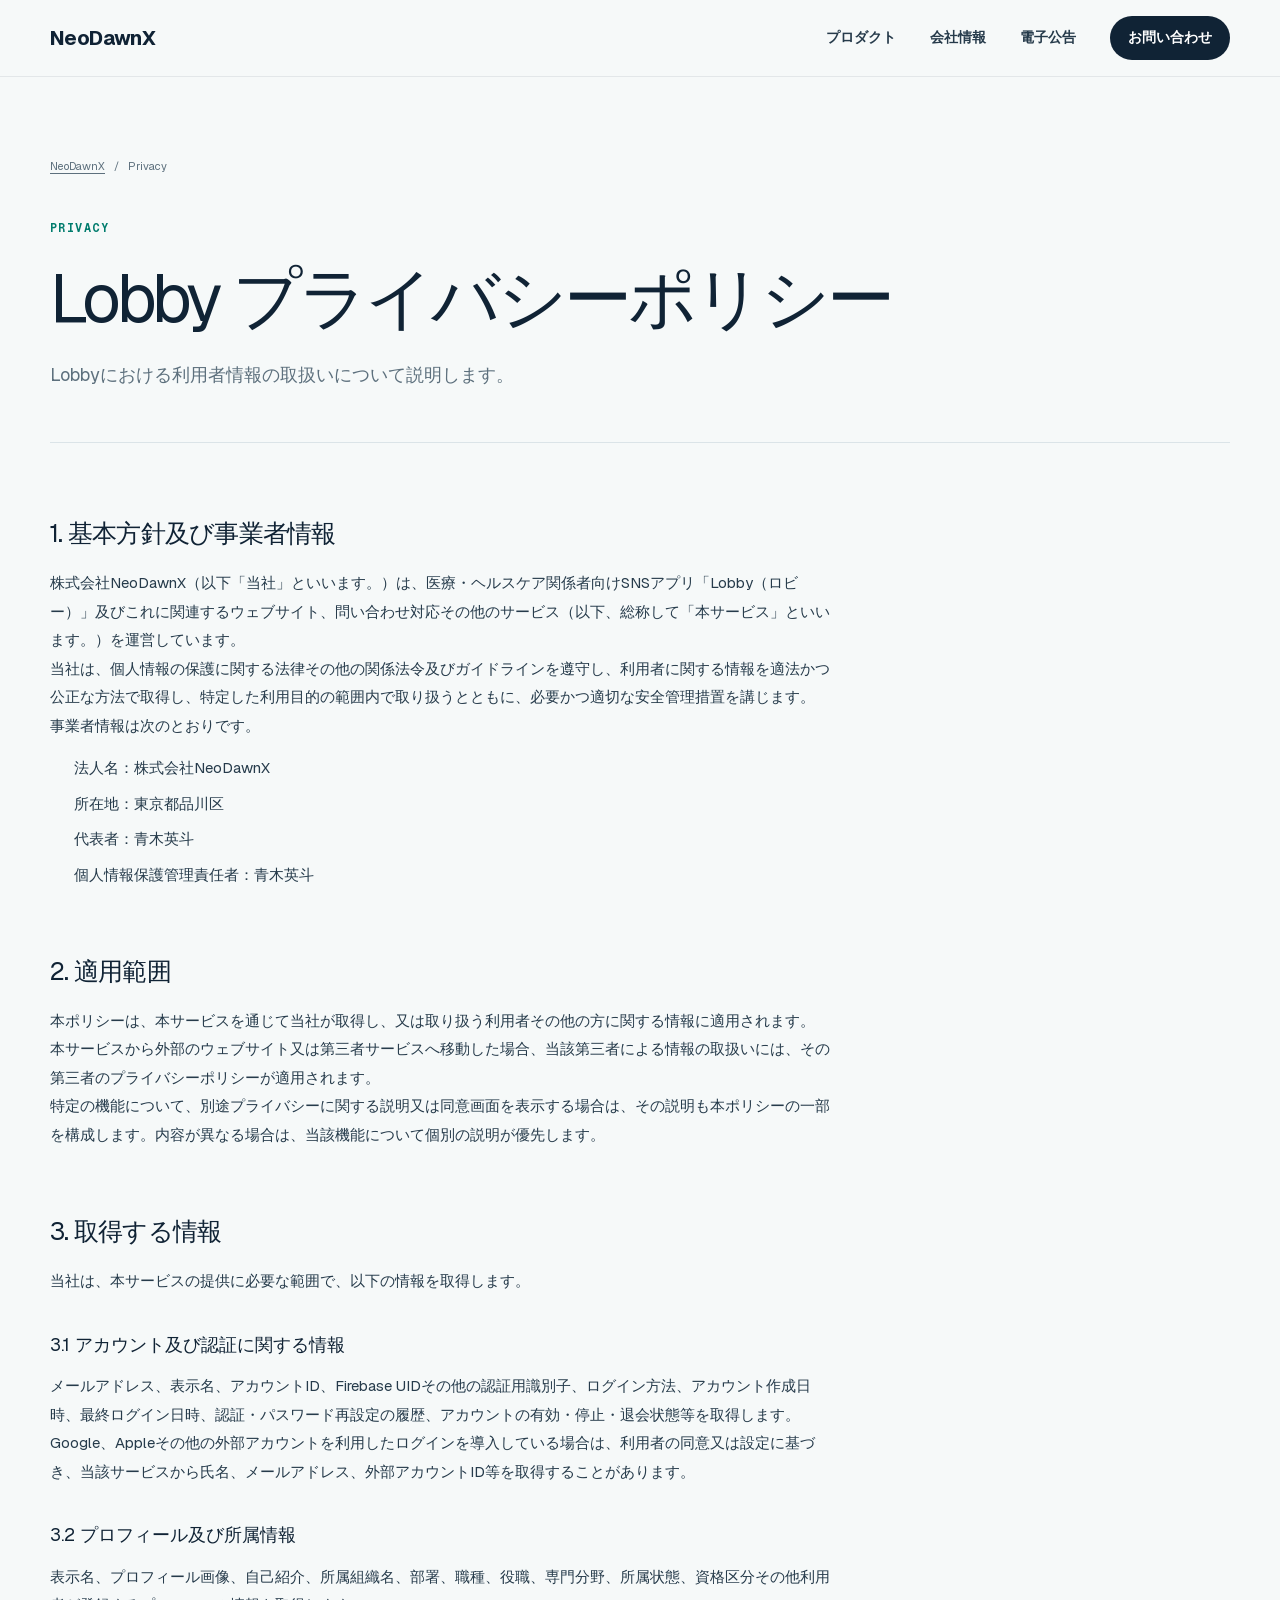
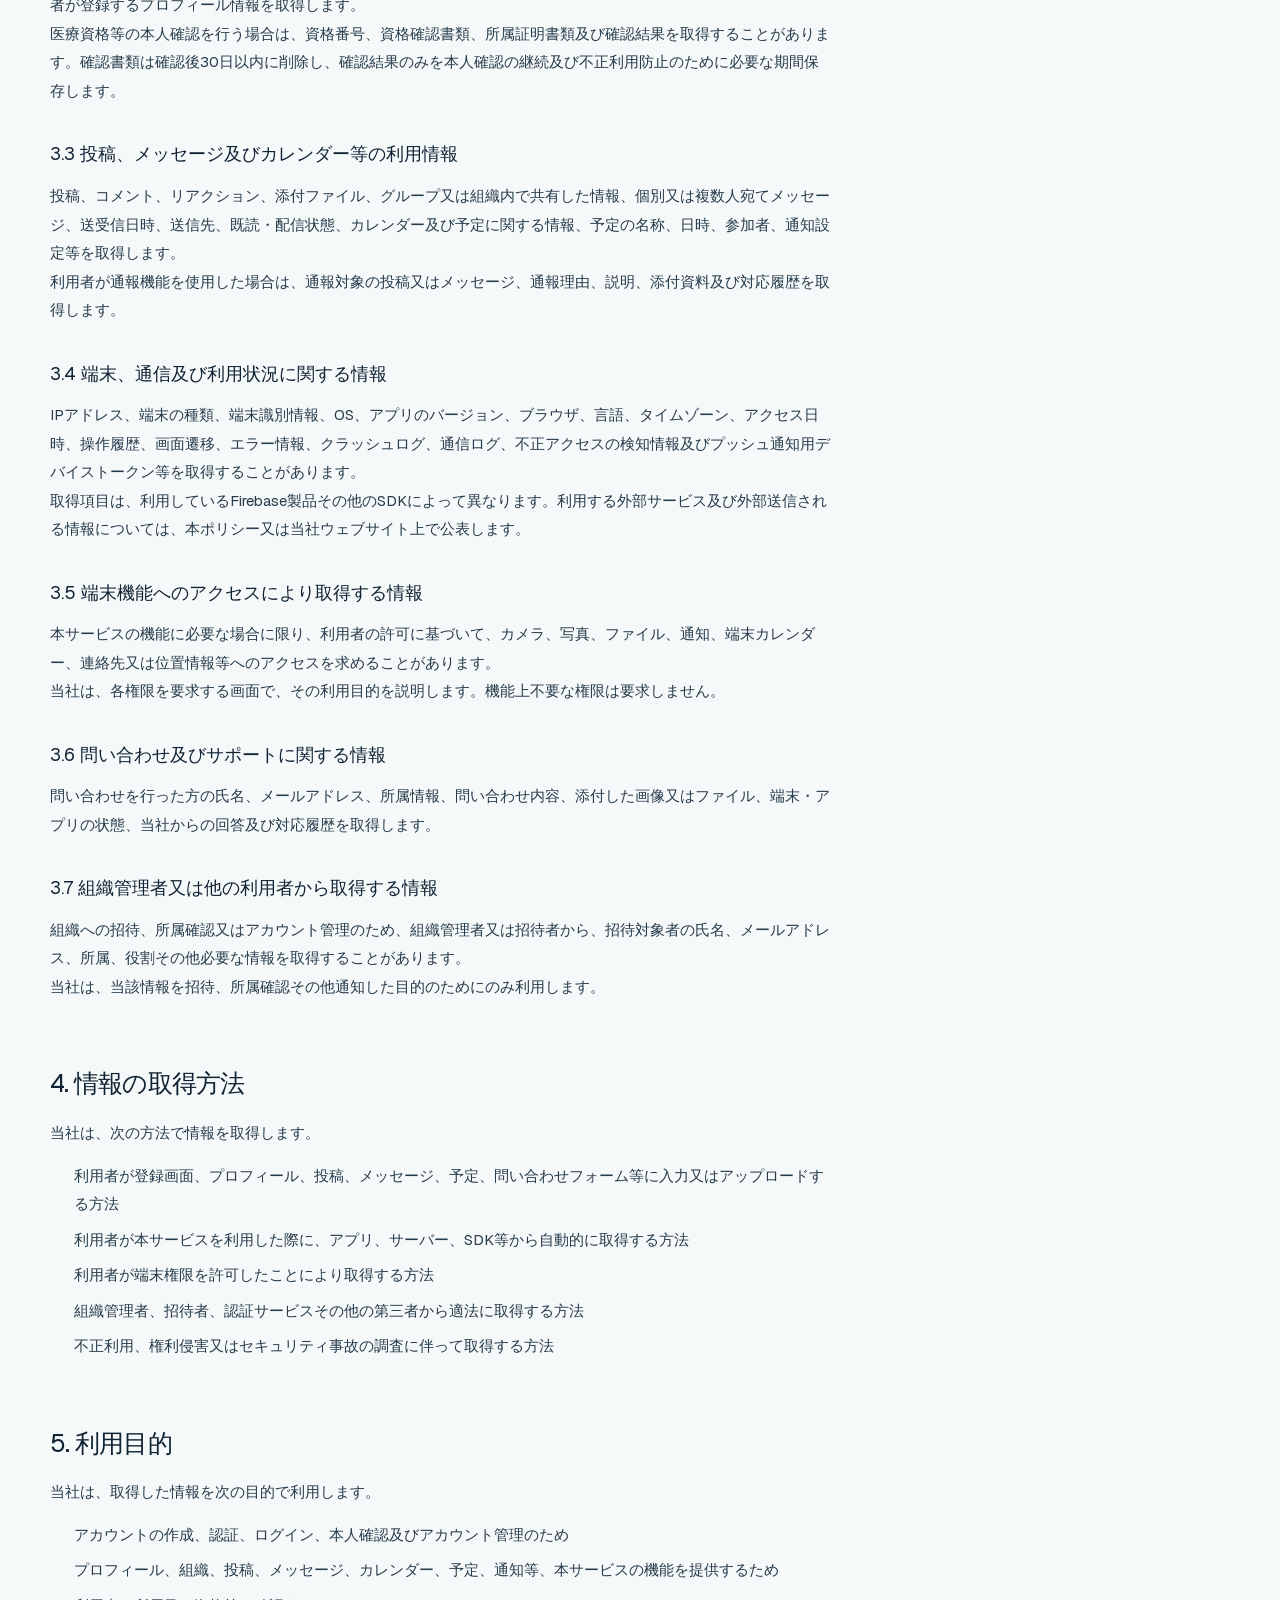
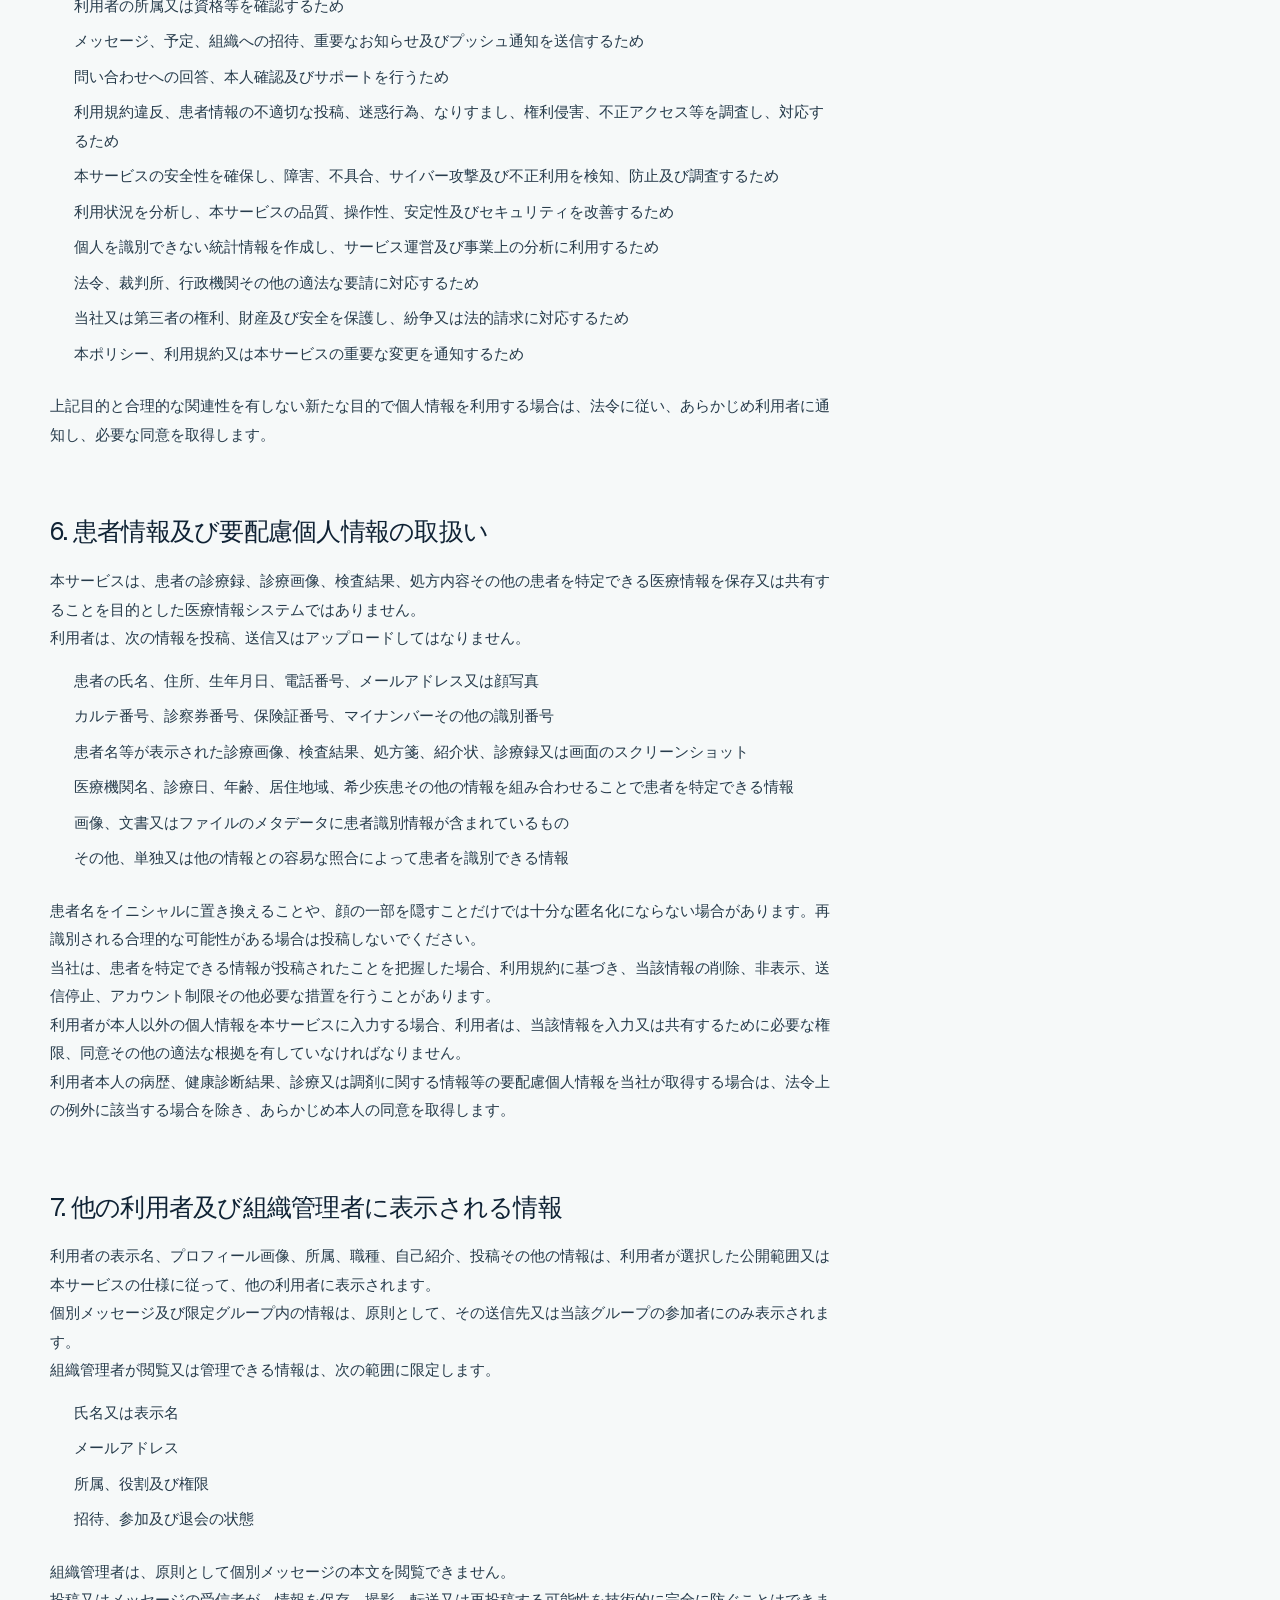
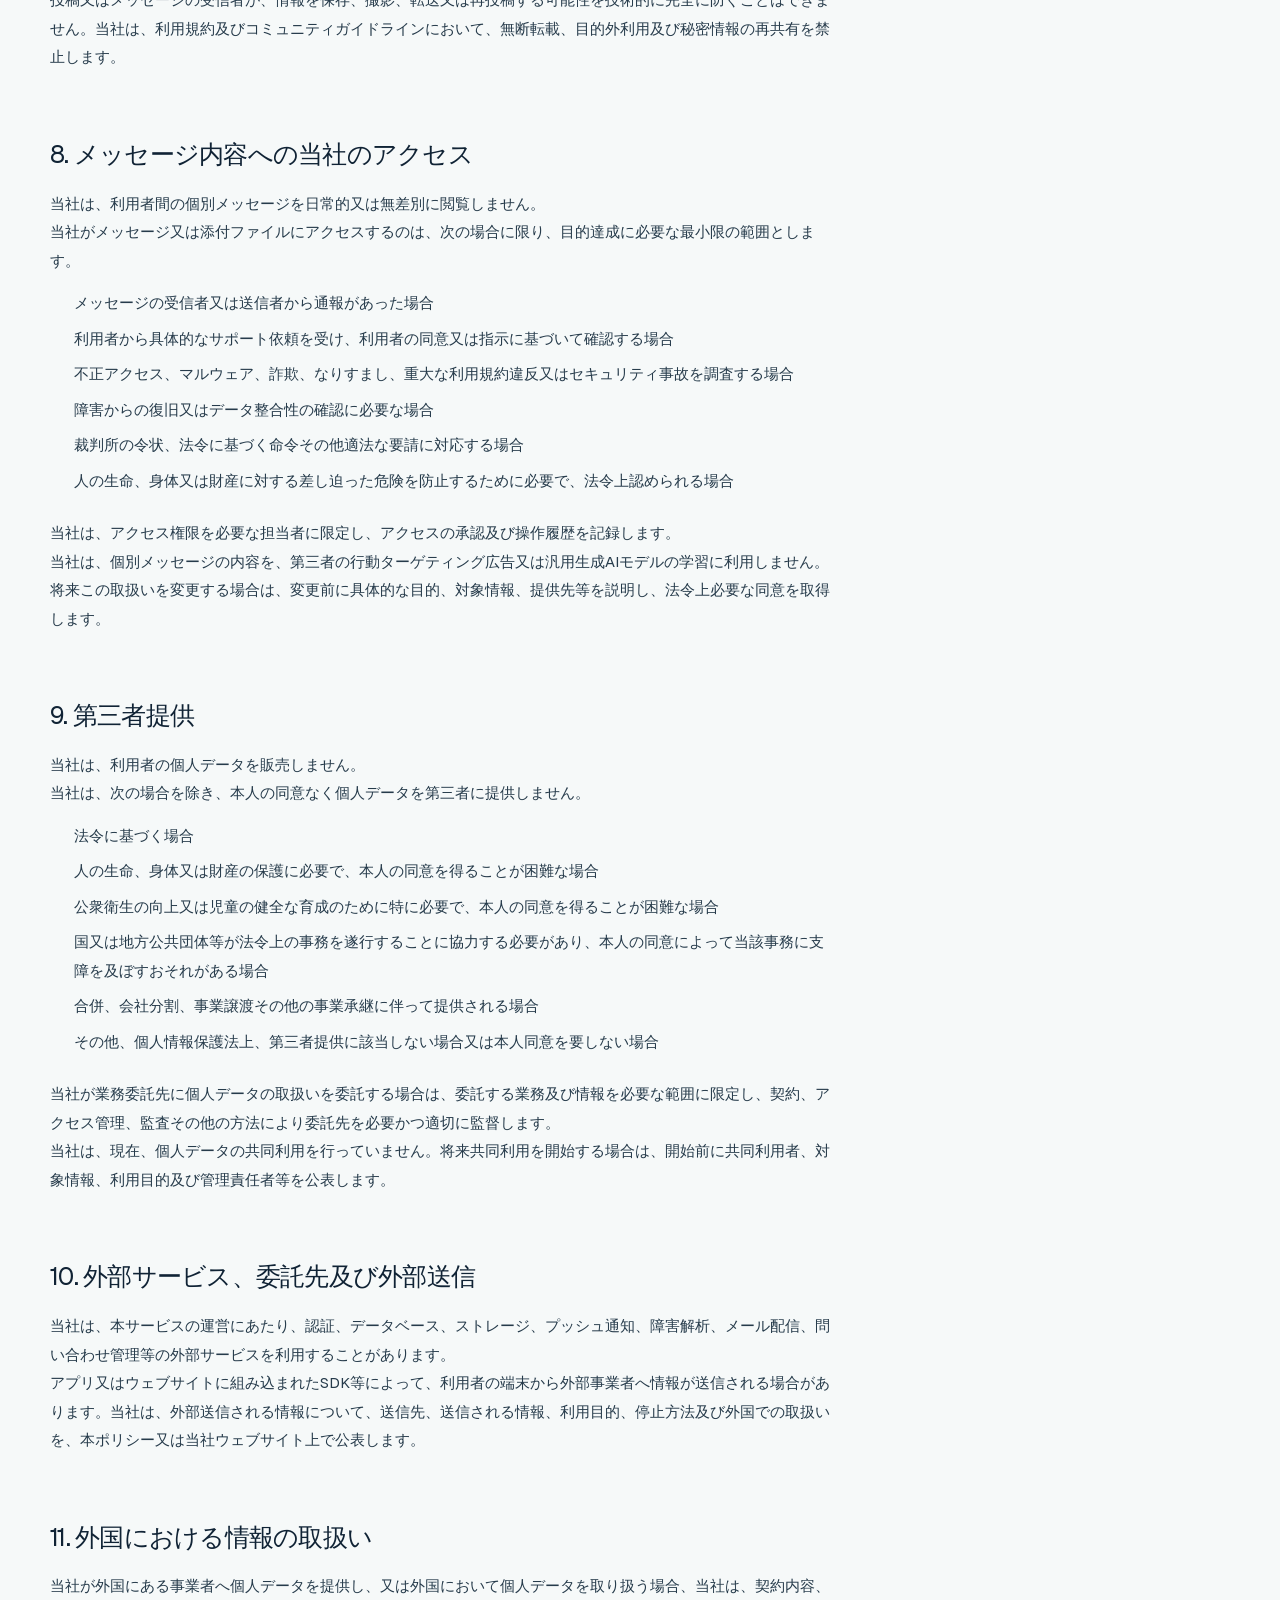
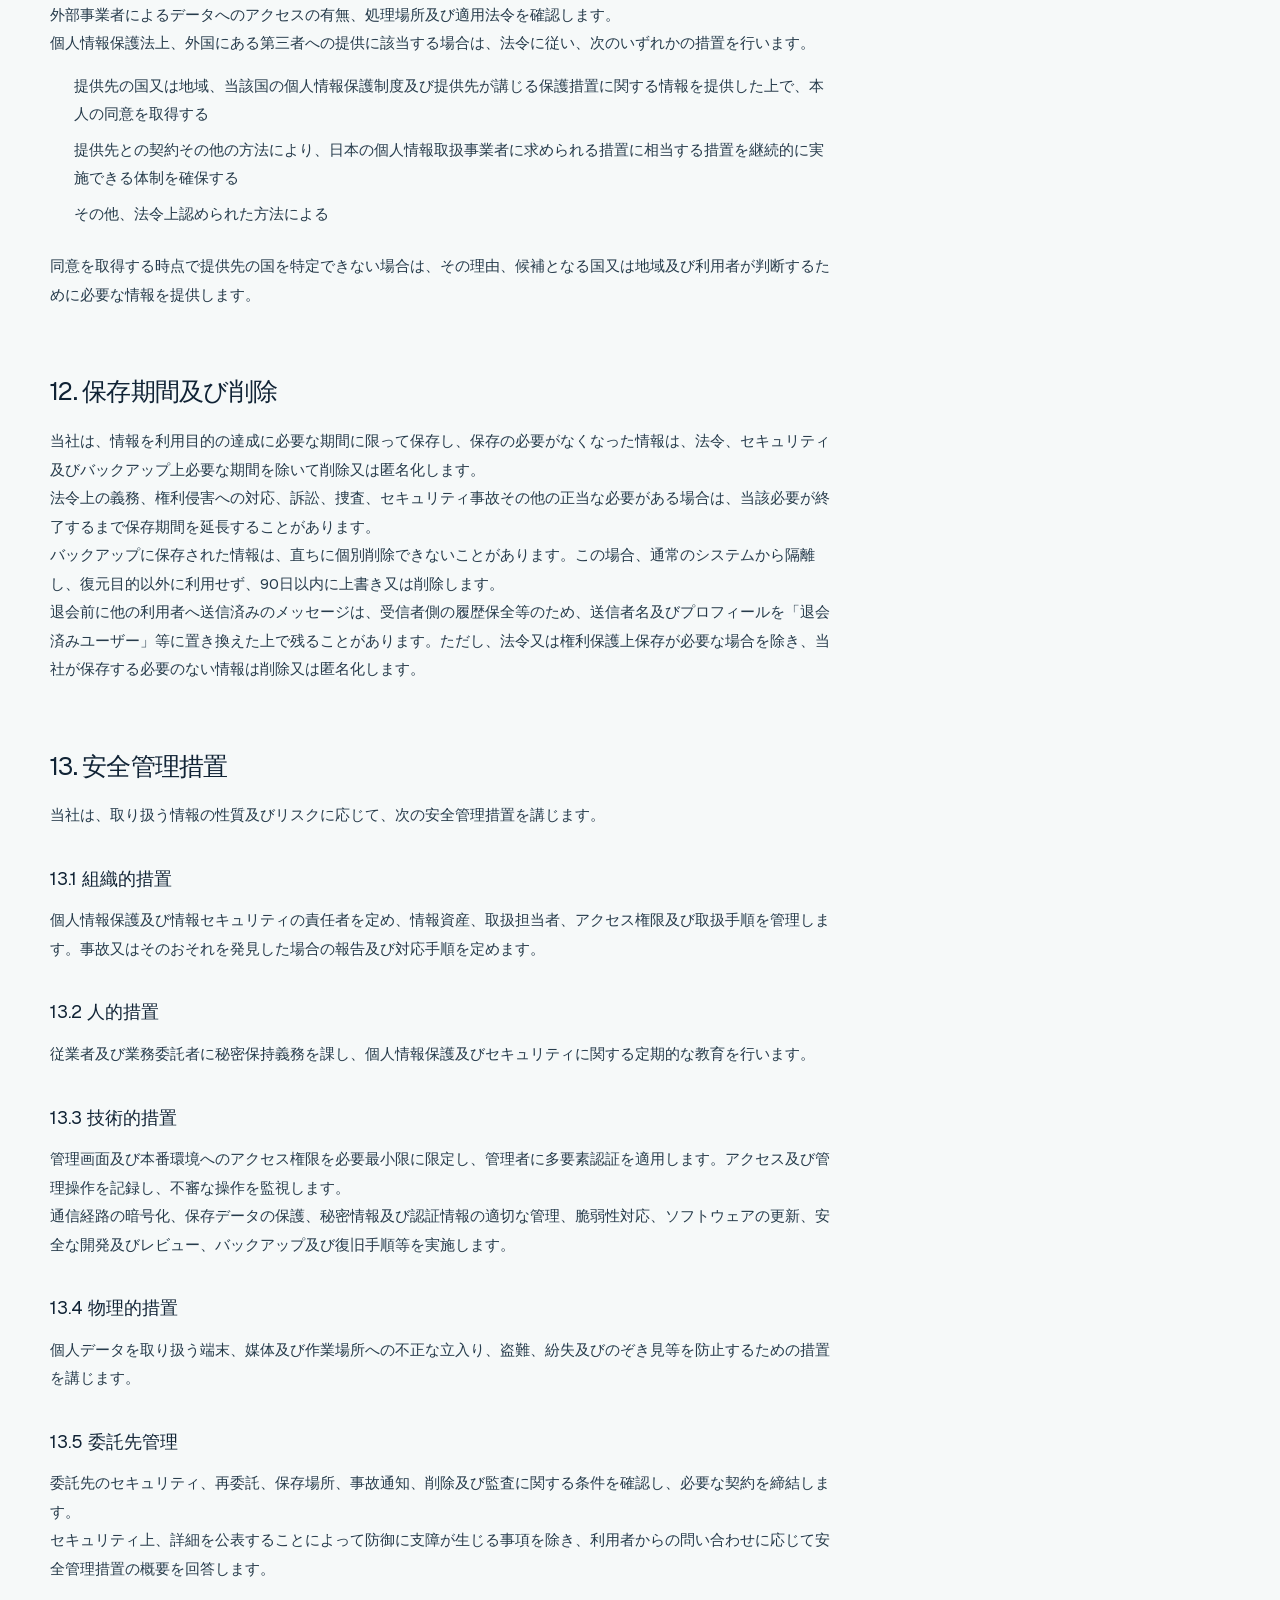
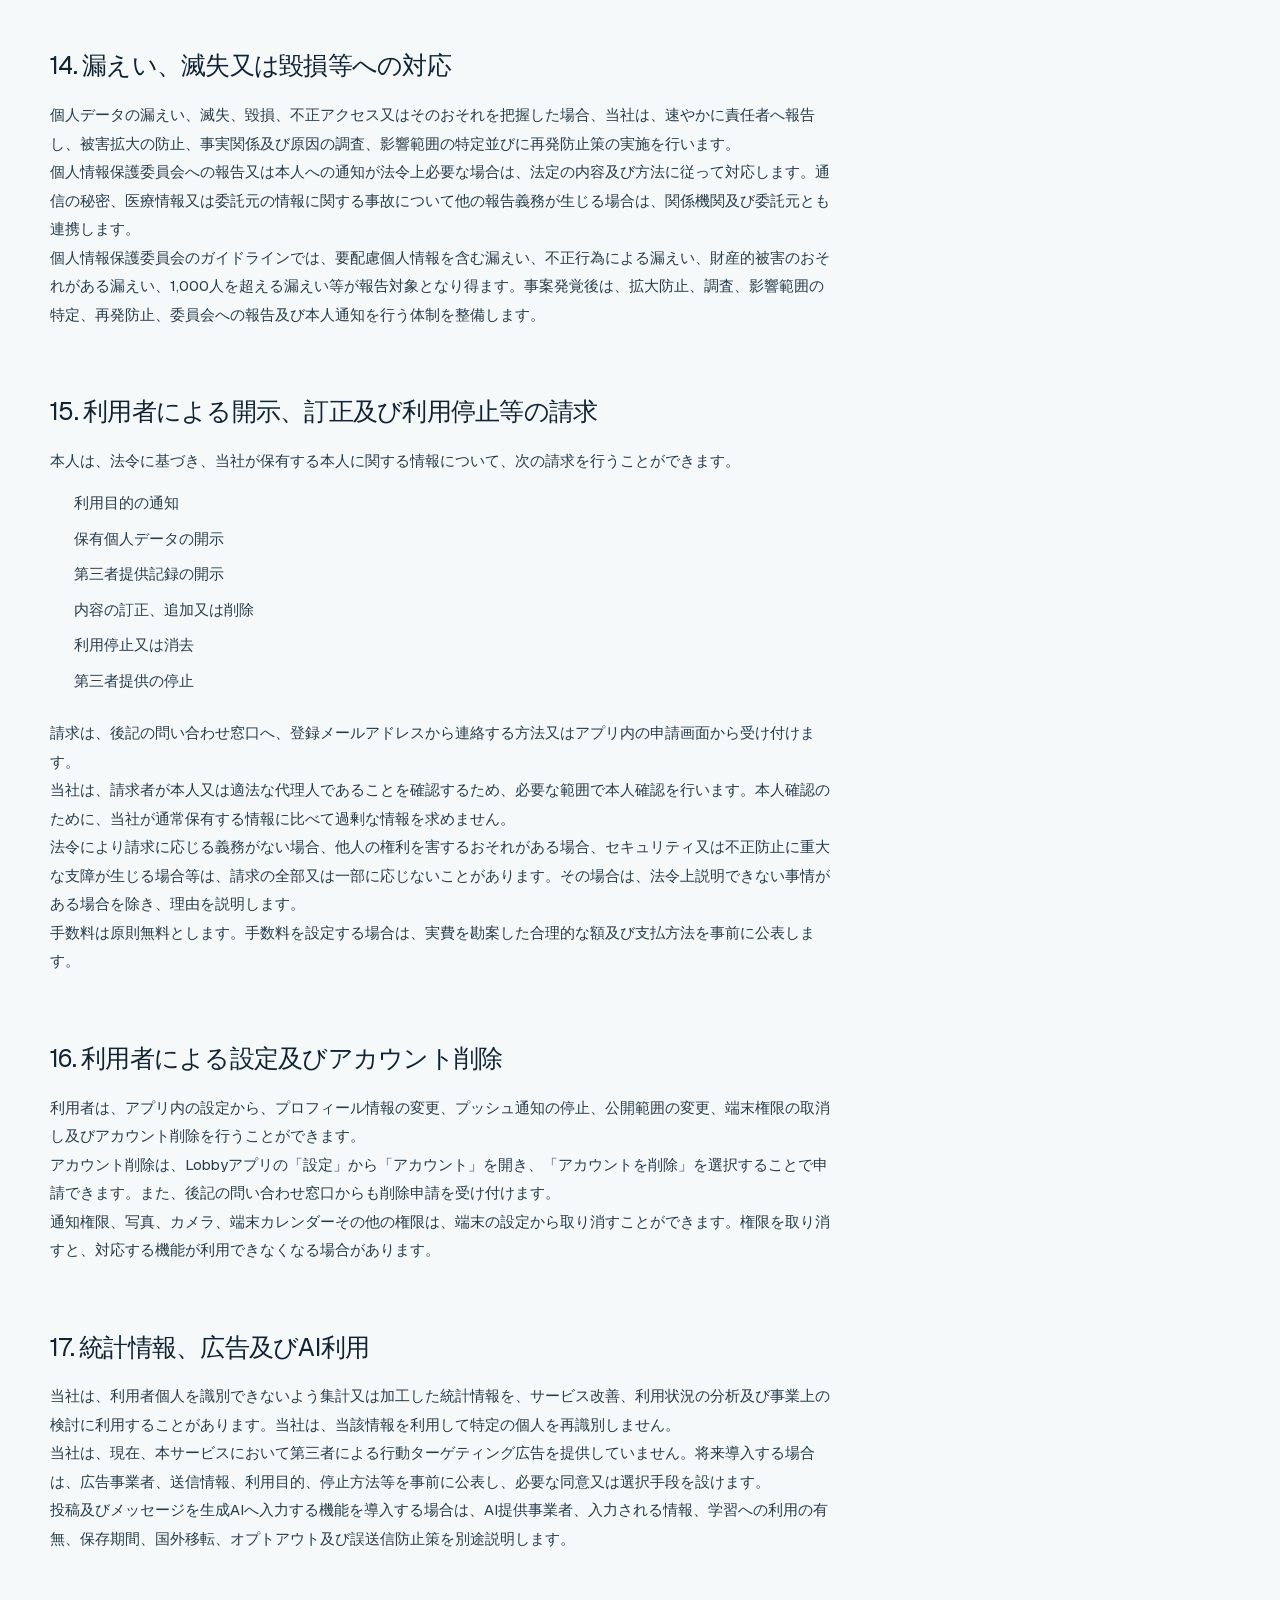
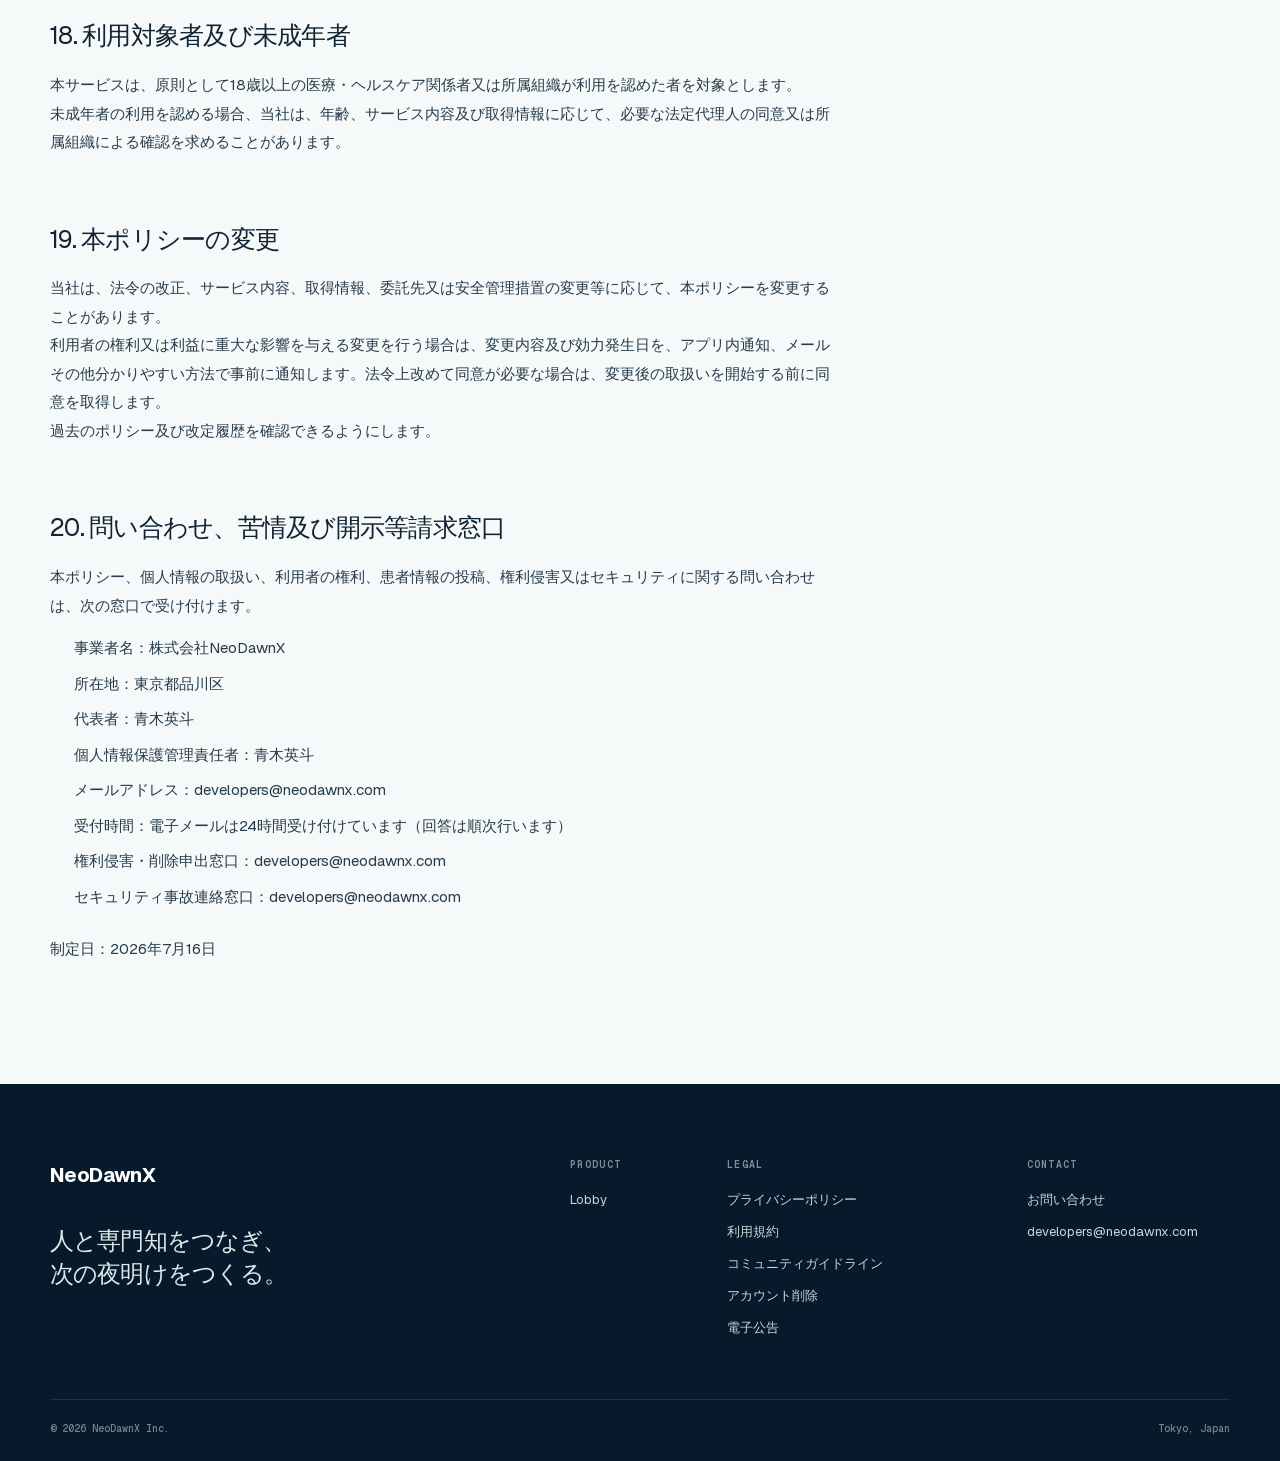
<file: legal/lobby/privacy/index.html>
<!DOCTYPE html><html lang="ja"><head><meta charSet="utf-8"/><meta name="viewport" content="width=device-width, initial-scale=1"/><link rel="stylesheet" href="/assets/index-BRAeSOtG.css" data-rsc-css-href="/assets/index-BRAeSOtG.css" data-precedence="vite-rsc/importer-resources"/><link rel="modulepreload" href="/assets/layout-segment-context-Dtve6tz0.js" crossorigin=""/><link rel="modulepreload" href="/assets/rolldown-runtime-S-ySWqyJ.js" crossorigin=""/><link rel="modulepreload" href="/assets/index-BiZOtPuk.js" crossorigin=""/><link rel="modulepreload" href="/assets/framework-DjPHiq1u.js" crossorigin=""/><title>Lobby プライバシーポリシー | NeoDawnX</title><meta name="description" content="NeoDawnXは、人と専門知のあいだに新しい協働の場をつくるプロダクトカンパニーです。"/><meta property="og:title" content="NeoDawnX — 次の夜明けをつくる"/><meta property="og:description" content="人と専門知をつなぎ、新しい協働の場をつくる。"/><meta property="og:site_name" content="NeoDawnX"/><meta property="og:type" content="website"/><meta property="og:locale" content="ja_JP"/><meta property="og:image" content="https://neodawnx.com/og.png"/><meta property="og:image:width" content="1200"/><meta property="og:image:height" content="630"/><meta property="og:image:alt" content="NeoDawnX — 次の夜明けをつくる"/><meta name="twitter:card" content="summary_large_image"/><meta name="twitter:title" content="NeoDawnX — 次の夜明けをつくる"/><meta name="twitter:description" content="人と専門知をつなぎ、新しい協働の場をつくる。"/><meta name="twitter:image" content="https://neodawnx.com/og.png"/><script>self.__VINEXT_RSC_PARAMS__={}</script><script>self.__VINEXT_RSC_NAV__={"pathname":"/legal/lobby/privacy","searchParams":[]}</script><link rel="modulepreload" href="/assets/index-BiZOtPuk.js" />
<link rel="preload" href="/assets/_vinext_fonts/geist-8ac0455e797f/geist-ff2310f5.woff2" as="font" type="font/woff2" crossorigin />
<link rel="preload" href="/assets/_vinext_fonts/geist-8ac0455e797f/geist-875ccdd4.woff2" as="font" type="font/woff2" crossorigin />
<link rel="preload" href="/assets/_vinext_fonts/geist-8ac0455e797f/geist-52306abf.woff2" as="font" type="font/woff2" crossorigin />
<link rel="preload" href="/assets/_vinext_fonts/geist-8ac0455e797f/geist-001175b1.woff2" as="font" type="font/woff2" crossorigin />
<link rel="preload" href="/assets/_vinext_fonts/geist-8ac0455e797f/geist-98bbbccb.woff2" as="font" type="font/woff2" crossorigin />
<link rel="preload" href="/assets/_vinext_fonts/geist-mono-00e989178794/geist-mono-f6b33328.woff2" as="font" type="font/woff2" crossorigin />
<link rel="preload" href="/assets/_vinext_fonts/geist-mono-00e989178794/geist-mono-44e03052.woff2" as="font" type="font/woff2" crossorigin />
<link rel="preload" href="/assets/_vinext_fonts/geist-mono-00e989178794/geist-mono-0638449e.woff2" as="font" type="font/woff2" crossorigin />
<link rel="preload" href="/assets/_vinext_fonts/geist-mono-00e989178794/geist-mono-971fb274.woff2" as="font" type="font/woff2" crossorigin />
<link rel="preload" href="/assets/_vinext_fonts/geist-mono-00e989178794/geist-mono-44745446.woff2" as="font" type="font/woff2" crossorigin />
<link rel="preload" href="/assets/_vinext_fonts/geist-mono-00e989178794/geist-mono-013b2f2f.woff2" as="font" type="font/woff2" crossorigin />
<style data-vinext-fonts>/* cyrillic-ext */
@font-face {
  font-family: 'Geist';
  font-style: normal;
  font-weight: 100 900;
  font-display: swap;
  src: url(/assets/_vinext_fonts/geist-8ac0455e797f/geist-ff2310f5.woff2) format('woff2');
  unicode-range: U+0460-052F, U+1C80-1C8A, U+20B4, U+2DE0-2DFF, U+A640-A69F, U+FE2E-FE2F;
}
/* cyrillic */
@font-face {
  font-family: 'Geist';
  font-style: normal;
  font-weight: 100 900;
  font-display: swap;
  src: url(/assets/_vinext_fonts/geist-8ac0455e797f/geist-875ccdd4.woff2) format('woff2');
  unicode-range: U+0301, U+0400-045F, U+0490-0491, U+04B0-04B1, U+2116;
}
/* vietnamese */
@font-face {
  font-family: 'Geist';
  font-style: normal;
  font-weight: 100 900;
  font-display: swap;
  src: url(/assets/_vinext_fonts/geist-8ac0455e797f/geist-52306abf.woff2) format('woff2');
  unicode-range: U+0102-0103, U+0110-0111, U+0128-0129, U+0168-0169, U+01A0-01A1, U+01AF-01B0, U+0300-0301, U+0303-0304, U+0308-0309, U+0323, U+0329, U+1EA0-1EF9, U+20AB;
}
/* latin-ext */
@font-face {
  font-family: 'Geist';
  font-style: normal;
  font-weight: 100 900;
  font-display: swap;
  src: url(/assets/_vinext_fonts/geist-8ac0455e797f/geist-001175b1.woff2) format('woff2');
  unicode-range: U+0100-02BA, U+02BD-02C5, U+02C7-02CC, U+02CE-02D7, U+02DD-02FF, U+0304, U+0308, U+0329, U+1D00-1DBF, U+1E00-1E9F, U+1EF2-1EFF, U+2020, U+20A0-20AB, U+20AD-20C0, U+2113, U+2C60-2C7F, U+A720-A7FF;
}
/* latin */
@font-face {
  font-family: 'Geist';
  font-style: normal;
  font-weight: 100 900;
  font-display: swap;
  src: url(/assets/_vinext_fonts/geist-8ac0455e797f/geist-98bbbccb.woff2) format('woff2');
  unicode-range: U+0000-00FF, U+0131, U+0152-0153, U+02BB-02BC, U+02C6, U+02DA, U+02DC, U+0304, U+0308, U+0329, U+2000-206F, U+20AC, U+2122, U+2191, U+2193, U+2212, U+2215, U+FEFF, U+FFFD;
}

.__font_geist_0tvmz3h { font-family: 'Geist', sans-serif; }

.__variable_geist_0tvmz3h { --font-geist-sans: 'Geist', sans-serif; }

/* cyrillic-ext */
@font-face {
  font-family: 'Geist Mono';
  font-style: normal;
  font-weight: 100 900;
  font-display: swap;
  src: url(/assets/_vinext_fonts/geist-mono-00e989178794/geist-mono-f6b33328.woff2) format('woff2');
  unicode-range: U+0460-052F, U+1C80-1C8A, U+20B4, U+2DE0-2DFF, U+A640-A69F, U+FE2E-FE2F;
}
/* cyrillic */
@font-face {
  font-family: 'Geist Mono';
  font-style: normal;
  font-weight: 100 900;
  font-display: swap;
  src: url(/assets/_vinext_fonts/geist-mono-00e989178794/geist-mono-44e03052.woff2) format('woff2');
  unicode-range: U+0301, U+0400-045F, U+0490-0491, U+04B0-04B1, U+2116;
}
/* symbols2 */
@font-face {
  font-family: 'Geist Mono';
  font-style: normal;
  font-weight: 100 900;
  font-display: swap;
  src: url(/assets/_vinext_fonts/geist-mono-00e989178794/geist-mono-0638449e.woff2) format('woff2');
  unicode-range: U+2000-2001, U+2004-2008, U+200A, U+23B8-23BD, U+2500-259F;
}
/* vietnamese */
@font-face {
  font-family: 'Geist Mono';
  font-style: normal;
  font-weight: 100 900;
  font-display: swap;
  src: url(/assets/_vinext_fonts/geist-mono-00e989178794/geist-mono-971fb274.woff2) format('woff2');
  unicode-range: U+0102-0103, U+0110-0111, U+0128-0129, U+0168-0169, U+01A0-01A1, U+01AF-01B0, U+0300-0301, U+0303-0304, U+0308-0309, U+0323, U+0329, U+1EA0-1EF9, U+20AB;
}
/* latin-ext */
@font-face {
  font-family: 'Geist Mono';
  font-style: normal;
  font-weight: 100 900;
  font-display: swap;
  src: url(/assets/_vinext_fonts/geist-mono-00e989178794/geist-mono-44745446.woff2) format('woff2');
  unicode-range: U+0100-02BA, U+02BD-02C5, U+02C7-02CC, U+02CE-02D7, U+02DD-02FF, U+0304, U+0308, U+0329, U+1D00-1DBF, U+1E00-1E9F, U+1EF2-1EFF, U+2020, U+20A0-20AB, U+20AD-20C0, U+2113, U+2C60-2C7F, U+A720-A7FF;
}
/* latin */
@font-face {
  font-family: 'Geist Mono';
  font-style: normal;
  font-weight: 100 900;
  font-display: swap;
  src: url(/assets/_vinext_fonts/geist-mono-00e989178794/geist-mono-013b2f2f.woff2) format('woff2');
  unicode-range: U+0000-00FF, U+0131, U+0152-0153, U+02BB-02BC, U+02C6, U+02DA, U+02DC, U+0304, U+0308, U+0329, U+2000-206F, U+20AC, U+2122, U+2191, U+2193, U+2212, U+2215, U+FEFF, U+FFFD;
}

.__font_geist_mono_1diim1n { font-family: 'Geist Mono', sans-serif; }

.__variable_geist_mono_1diim1n { --font-geist-mono: 'Geist Mono', sans-serif; }
</style>
</head><body class="__variable_geist_0tvmz3h __variable_geist_mono_1diim1n"><header class="site-header"><div class="shell header-inner"><a href="/" class="brand" aria-label="NeoDawnX ホーム">NeoDawnX</a><nav class="desktop-nav" aria-label="メインナビゲーション"><a href="/products">プロダクト</a><a href="/#company">会社情報</a><a href="/koukoku">電子公告</a><a class="nav-cta" href="/contact">お問い合わせ</a></nav><details class="mobile-nav"><summary aria-label="メニューを開く">Menu</summary><nav aria-label="モバイルナビゲーション"><a href="/products">プロダクト</a><a href="/#company">会社情報</a><a href="/koukoku">電子公告</a><a href="/contact">お問い合わせ</a></nav></details></div></header><main><div class="legal-hero shell"><div class="breadcrumbs"><a href="/">NeoDawnX</a><span>/</span><span>Privacy</span></div><p class="eyebrow">Privacy</p><h1>Lobby プライバシーポリシー</h1><p class="legal-lead">Lobbyにおける利用者情報の取扱いについて説明します。</p></div><div class="shell legal-layout"><article class="legal-article"><h2>1. 基本方針及び事業者情報</h2><p>株式会社NeoDawnX（以下「当社」といいます。）は、医療・ヘルスケア関係者向けSNSアプリ「Lobby（ロビー）」及びこれに関連するウェブサイト、問い合わせ対応その他のサービス（以下、総称して「本サービス」といいます。）を運営しています。</p><p>当社は、個人情報の保護に関する法律その他の関係法令及びガイドラインを遵守し、利用者に関する情報を適法かつ公正な方法で取得し、特定した利用目的の範囲内で取り扱うとともに、必要かつ適切な安全管理措置を講じます。</p><p>事業者情報は次のとおりです。</p><ul><li>法人名：株式会社NeoDawnX</li><li>所在地：東京都品川区</li><li>代表者：青木英斗</li><li>個人情報保護管理責任者：青木英斗</li></ul><h2>2. 適用範囲</h2><p>本ポリシーは、本サービスを通じて当社が取得し、又は取り扱う利用者その他の方に関する情報に適用されます。</p><p>本サービスから外部のウェブサイト又は第三者サービスへ移動した場合、当該第三者による情報の取扱いには、その第三者のプライバシーポリシーが適用されます。</p><p>特定の機能について、別途プライバシーに関する説明又は同意画面を表示する場合は、その説明も本ポリシーの一部を構成します。内容が異なる場合は、当該機能について個別の説明が優先します。</p><h2>3. 取得する情報</h2><p>当社は、本サービスの提供に必要な範囲で、以下の情報を取得します。</p><h3>3.1 アカウント及び認証に関する情報</h3><p>メールアドレス、表示名、アカウントID、Firebase UIDその他の認証用識別子、ログイン方法、アカウント作成日時、最終ログイン日時、認証・パスワード再設定の履歴、アカウントの有効・停止・退会状態等を取得します。</p><p>Google、Appleその他の外部アカウントを利用したログインを導入している場合は、利用者の同意又は設定に基づき、当該サービスから氏名、メールアドレス、外部アカウントID等を取得することがあります。</p><h3>3.2 プロフィール及び所属情報</h3><p>表示名、プロフィール画像、自己紹介、所属組織名、部署、職種、役職、専門分野、所属状態、資格区分その他利用者が登録するプロフィール情報を取得します。</p><p>医療資格等の本人確認を行う場合は、資格番号、資格確認書類、所属証明書類及び確認結果を取得することがあります。確認書類は確認後30日以内に削除し、確認結果のみを本人確認の継続及び不正利用防止のために必要な期間保存します。</p><h3>3.3 投稿、メッセージ及びカレンダー等の利用情報</h3><p>投稿、コメント、リアクション、添付ファイル、グループ又は組織内で共有した情報、個別又は複数人宛てメッセージ、送受信日時、送信先、既読・配信状態、カレンダー及び予定に関する情報、予定の名称、日時、参加者、通知設定等を取得します。</p><p>利用者が通報機能を使用した場合は、通報対象の投稿又はメッセージ、通報理由、説明、添付資料及び対応履歴を取得します。</p><h3>3.4 端末、通信及び利用状況に関する情報</h3><p>IPアドレス、端末の種類、端末識別情報、OS、アプリのバージョン、ブラウザ、言語、タイムゾーン、アクセス日時、操作履歴、画面遷移、エラー情報、クラッシュログ、通信ログ、不正アクセスの検知情報及びプッシュ通知用デバイストークン等を取得することがあります。</p><p>取得項目は、利用しているFirebase製品その他のSDKによって異なります。利用する外部サービス及び外部送信される情報については、本ポリシー又は当社ウェブサイト上で公表します。</p><h3>3.5 端末機能へのアクセスにより取得する情報</h3><p>本サービスの機能に必要な場合に限り、利用者の許可に基づいて、カメラ、写真、ファイル、通知、端末カレンダー、連絡先又は位置情報等へのアクセスを求めることがあります。</p><p>当社は、各権限を要求する画面で、その利用目的を説明します。機能上不要な権限は要求しません。</p><h3>3.6 問い合わせ及びサポートに関する情報</h3><p>問い合わせを行った方の氏名、メールアドレス、所属情報、問い合わせ内容、添付した画像又はファイル、端末・アプリの状態、当社からの回答及び対応履歴を取得します。</p><h3>3.7 組織管理者又は他の利用者から取得する情報</h3><p>組織への招待、所属確認又はアカウント管理のため、組織管理者又は招待者から、招待対象者の氏名、メールアドレス、所属、役割その他必要な情報を取得することがあります。</p><p>当社は、当該情報を招待、所属確認その他通知した目的のためにのみ利用します。</p><h2>4. 情報の取得方法</h2><p>当社は、次の方法で情報を取得します。</p><ol><li>利用者が登録画面、プロフィール、投稿、メッセージ、予定、問い合わせフォーム等に入力又はアップロードする方法</li><li>利用者が本サービスを利用した際に、アプリ、サーバー、SDK等から自動的に取得する方法</li><li>利用者が端末権限を許可したことにより取得する方法</li><li>組織管理者、招待者、認証サービスその他の第三者から適法に取得する方法</li><li>不正利用、権利侵害又はセキュリティ事故の調査に伴って取得する方法</li></ol><h2>5. 利用目的</h2><p>当社は、取得した情報を次の目的で利用します。</p><ol><li>アカウントの作成、認証、ログイン、本人確認及びアカウント管理のため</li><li>プロフィール、組織、投稿、メッセージ、カレンダー、予定、通知等、本サービスの機能を提供するため</li><li>利用者の所属又は資格等を確認するため</li><li>メッセージ、予定、組織への招待、重要なお知らせ及びプッシュ通知を送信するため</li><li>問い合わせへの回答、本人確認及びサポートを行うため</li><li>利用規約違反、患者情報の不適切な投稿、迷惑行為、なりすまし、権利侵害、不正アクセス等を調査し、対応するため</li><li>本サービスの安全性を確保し、障害、不具合、サイバー攻撃及び不正利用を検知、防止及び調査するため</li><li>利用状況を分析し、本サービスの品質、操作性、安定性及びセキュリティを改善するため</li><li>個人を識別できない統計情報を作成し、サービス運営及び事業上の分析に利用するため</li><li>法令、裁判所、行政機関その他の適法な要請に対応するため</li><li>当社又は第三者の権利、財産及び安全を保護し、紛争又は法的請求に対応するため</li><li>本ポリシー、利用規約又は本サービスの重要な変更を通知するため</li></ol><p>上記目的と合理的な関連性を有しない新たな目的で個人情報を利用する場合は、法令に従い、あらかじめ利用者に通知し、必要な同意を取得します。</p><h2>6. 患者情報及び要配慮個人情報の取扱い</h2><p>本サービスは、患者の診療録、診療画像、検査結果、処方内容その他の患者を特定できる医療情報を保存又は共有することを目的とした医療情報システムではありません。</p><p>利用者は、次の情報を投稿、送信又はアップロードしてはなりません。</p><ol><li>患者の氏名、住所、生年月日、電話番号、メールアドレス又は顔写真</li><li>カルテ番号、診察券番号、保険証番号、マイナンバーその他の識別番号</li><li>患者名等が表示された診療画像、検査結果、処方箋、紹介状、診療録又は画面のスクリーンショット</li><li>医療機関名、診療日、年齢、居住地域、希少疾患その他の情報を組み合わせることで患者を特定できる情報</li><li>画像、文書又はファイルのメタデータに患者識別情報が含まれているもの</li><li>その他、単独又は他の情報との容易な照合によって患者を識別できる情報</li></ol><p>患者名をイニシャルに置き換えることや、顔の一部を隠すことだけでは十分な匿名化にならない場合があります。再識別される合理的な可能性がある場合は投稿しないでください。</p><p>当社は、患者を特定できる情報が投稿されたことを把握した場合、利用規約に基づき、当該情報の削除、非表示、送信停止、アカウント制限その他必要な措置を行うことがあります。</p><p>利用者が本人以外の個人情報を本サービスに入力する場合、利用者は、当該情報を入力又は共有するために必要な権限、同意その他の適法な根拠を有していなければなりません。</p><p>利用者本人の病歴、健康診断結果、診療又は調剤に関する情報等の要配慮個人情報を当社が取得する場合は、法令上の例外に該当する場合を除き、あらかじめ本人の同意を取得します。</p><h2>7. 他の利用者及び組織管理者に表示される情報</h2><p>利用者の表示名、プロフィール画像、所属、職種、自己紹介、投稿その他の情報は、利用者が選択した公開範囲又は本サービスの仕様に従って、他の利用者に表示されます。</p><p>個別メッセージ及び限定グループ内の情報は、原則として、その送信先又は当該グループの参加者にのみ表示されます。</p><p>組織管理者が閲覧又は管理できる情報は、次の範囲に限定します。</p><ul><li>氏名又は表示名</li><li>メールアドレス</li><li>所属、役割及び権限</li><li>招待、参加及び退会の状態</li></ul><p>組織管理者は、原則として個別メッセージの本文を閲覧できません。</p><p>投稿又はメッセージの受信者が、情報を保存、撮影、転送又は再投稿する可能性を技術的に完全に防ぐことはできません。当社は、利用規約及びコミュニティガイドラインにおいて、無断転載、目的外利用及び秘密情報の再共有を禁止します。</p><h2>8. メッセージ内容への当社のアクセス</h2><p>当社は、利用者間の個別メッセージを日常的又は無差別に閲覧しません。</p><p>当社がメッセージ又は添付ファイルにアクセスするのは、次の場合に限り、目的達成に必要な最小限の範囲とします。</p><ol><li>メッセージの受信者又は送信者から通報があった場合</li><li>利用者から具体的なサポート依頼を受け、利用者の同意又は指示に基づいて確認する場合</li><li>不正アクセス、マルウェア、詐欺、なりすまし、重大な利用規約違反又はセキュリティ事故を調査する場合</li><li>障害からの復旧又はデータ整合性の確認に必要な場合</li><li>裁判所の令状、法令に基づく命令その他適法な要請に対応する場合</li><li>人の生命、身体又は財産に対する差し迫った危険を防止するために必要で、法令上認められる場合</li></ol><p>当社は、アクセス権限を必要な担当者に限定し、アクセスの承認及び操作履歴を記録します。</p><p>当社は、個別メッセージの内容を、第三者の行動ターゲティング広告又は汎用生成AIモデルの学習に利用しません。将来この取扱いを変更する場合は、変更前に具体的な目的、対象情報、提供先等を説明し、法令上必要な同意を取得します。</p><h2>9. 第三者提供</h2><p>当社は、利用者の個人データを販売しません。</p><p>当社は、次の場合を除き、本人の同意なく個人データを第三者に提供しません。</p><ol><li>法令に基づく場合</li><li>人の生命、身体又は財産の保護に必要で、本人の同意を得ることが困難な場合</li><li>公衆衛生の向上又は児童の健全な育成のために特に必要で、本人の同意を得ることが困難な場合</li><li>国又は地方公共団体等が法令上の事務を遂行することに協力する必要があり、本人の同意によって当該事務に支障を及ぼすおそれがある場合</li><li>合併、会社分割、事業譲渡その他の事業承継に伴って提供される場合</li><li>その他、個人情報保護法上、第三者提供に該当しない場合又は本人同意を要しない場合</li></ol><p>当社が業務委託先に個人データの取扱いを委託する場合は、委託する業務及び情報を必要な範囲に限定し、契約、アクセス管理、監査その他の方法により委託先を必要かつ適切に監督します。</p><p>当社は、現在、個人データの共同利用を行っていません。将来共同利用を開始する場合は、開始前に共同利用者、対象情報、利用目的及び管理責任者等を公表します。</p><h2>10. 外部サービス、委託先及び外部送信</h2><p>当社は、本サービスの運営にあたり、認証、データベース、ストレージ、プッシュ通知、障害解析、メール配信、問い合わせ管理等の外部サービスを利用することがあります。</p><p>アプリ又はウェブサイトに組み込まれたSDK等によって、利用者の端末から外部事業者へ情報が送信される場合があります。当社は、外部送信される情報について、送信先、送信される情報、利用目的、停止方法及び外国での取扱いを、本ポリシー又は当社ウェブサイト上で公表します。</p><h2>11. 外国における情報の取扱い</h2><p>当社が外国にある事業者へ個人データを提供し、又は外国において個人データを取り扱う場合、当社は、契約内容、外部事業者によるデータへのアクセスの有無、処理場所及び適用法令を確認します。</p><p>個人情報保護法上、外国にある第三者への提供に該当する場合は、法令に従い、次のいずれかの措置を行います。</p><ol><li>提供先の国又は地域、当該国の個人情報保護制度及び提供先が講じる保護措置に関する情報を提供した上で、本人の同意を取得する</li><li>提供先との契約その他の方法により、日本の個人情報取扱事業者に求められる措置に相当する措置を継続的に実施できる体制を確保する</li><li>その他、法令上認められた方法による</li></ol><p>同意を取得する時点で提供先の国を特定できない場合は、その理由、候補となる国又は地域及び利用者が判断するために必要な情報を提供します。</p><h2>12. 保存期間及び削除</h2><p>当社は、情報を利用目的の達成に必要な期間に限って保存し、保存の必要がなくなった情報は、法令、セキュリティ及びバックアップ上必要な期間を除いて削除又は匿名化します。</p><p>法令上の義務、権利侵害への対応、訴訟、捜査、セキュリティ事故その他の正当な必要がある場合は、当該必要が終了するまで保存期間を延長することがあります。</p><p>バックアップに保存された情報は、直ちに個別削除できないことがあります。この場合、通常のシステムから隔離し、復元目的以外に利用せず、90日以内に上書き又は削除します。</p><p>退会前に他の利用者へ送信済みのメッセージは、受信者側の履歴保全等のため、送信者名及びプロフィールを「退会済みユーザー」等に置き換えた上で残ることがあります。ただし、法令又は権利保護上保存が必要な場合を除き、当社が保存する必要のない情報は削除又は匿名化します。</p><h2>13. 安全管理措置</h2><p>当社は、取り扱う情報の性質及びリスクに応じて、次の安全管理措置を講じます。</p><h3>13.1 組織的措置</h3><p>個人情報保護及び情報セキュリティの責任者を定め、情報資産、取扱担当者、アクセス権限及び取扱手順を管理します。事故又はそのおそれを発見した場合の報告及び対応手順を定めます。</p><h3>13.2 人的措置</h3><p>従業者及び業務委託者に秘密保持義務を課し、個人情報保護及びセキュリティに関する定期的な教育を行います。</p><h3>13.3 技術的措置</h3><p>管理画面及び本番環境へのアクセス権限を必要最小限に限定し、管理者に多要素認証を適用します。アクセス及び管理操作を記録し、不審な操作を監視します。</p><p>通信経路の暗号化、保存データの保護、秘密情報及び認証情報の適切な管理、脆弱性対応、ソフトウェアの更新、安全な開発及びレビュー、バックアップ及び復旧手順等を実施します。</p><h3>13.4 物理的措置</h3><p>個人データを取り扱う端末、媒体及び作業場所への不正な立入り、盗難、紛失及びのぞき見等を防止するための措置を講じます。</p><h3>13.5 委託先管理</h3><p>委託先のセキュリティ、再委託、保存場所、事故通知、削除及び監査に関する条件を確認し、必要な契約を締結します。</p><p>セキュリティ上、詳細を公表することによって防御に支障が生じる事項を除き、利用者からの問い合わせに応じて安全管理措置の概要を回答します。</p><h2>14. 漏えい、滅失又は毀損等への対応</h2><p>個人データの漏えい、滅失、毀損、不正アクセス又はそのおそれを把握した場合、当社は、速やかに責任者へ報告し、被害拡大の防止、事実関係及び原因の調査、影響範囲の特定並びに再発防止策の実施を行います。</p><p>個人情報保護委員会への報告又は本人への通知が法令上必要な場合は、法定の内容及び方法に従って対応します。通信の秘密、医療情報又は委託元の情報に関する事故について他の報告義務が生じる場合は、関係機関及び委託元とも連携します。</p><p>個人情報保護委員会のガイドラインでは、要配慮個人情報を含む漏えい、不正行為による漏えい、財産的被害のおそれがある漏えい、1,000人を超える漏えい等が報告対象となり得ます。事案発覚後は、拡大防止、調査、影響範囲の特定、再発防止、委員会への報告及び本人通知を行う体制を整備します。</p><h2>15. 利用者による開示、訂正及び利用停止等の請求</h2><p>本人は、法令に基づき、当社が保有する本人に関する情報について、次の請求を行うことができます。</p><ol><li>利用目的の通知</li><li>保有個人データの開示</li><li>第三者提供記録の開示</li><li>内容の訂正、追加又は削除</li><li>利用停止又は消去</li><li>第三者提供の停止</li></ol><p>請求は、後記の問い合わせ窓口へ、登録メールアドレスから連絡する方法又はアプリ内の申請画面から受け付けます。</p><p>当社は、請求者が本人又は適法な代理人であることを確認するため、必要な範囲で本人確認を行います。本人確認のために、当社が通常保有する情報に比べて過剰な情報を求めません。</p><p>法令により請求に応じる義務がない場合、他人の権利を害するおそれがある場合、セキュリティ又は不正防止に重大な支障が生じる場合等は、請求の全部又は一部に応じないことがあります。その場合は、法令上説明できない事情がある場合を除き、理由を説明します。</p><p>手数料は原則無料とします。手数料を設定する場合は、実費を勘案した合理的な額及び支払方法を事前に公表します。</p><h2>16. 利用者による設定及びアカウント削除</h2><p>利用者は、アプリ内の設定から、プロフィール情報の変更、プッシュ通知の停止、公開範囲の変更、端末権限の取消し及びアカウント削除を行うことができます。</p><p>アカウント削除は、Lobbyアプリの「設定」から「アカウント」を開き、「アカウントを削除」を選択することで申請できます。また、後記の問い合わせ窓口からも削除申請を受け付けます。</p><p>通知権限、写真、カメラ、端末カレンダーその他の権限は、端末の設定から取り消すことができます。権限を取り消すと、対応する機能が利用できなくなる場合があります。</p><h2>17. 統計情報、広告及びAI利用</h2><p>当社は、利用者個人を識別できないよう集計又は加工した統計情報を、サービス改善、利用状況の分析及び事業上の検討に利用することがあります。当社は、当該情報を利用して特定の個人を再識別しません。</p><p>当社は、現在、本サービスにおいて第三者による行動ターゲティング広告を提供していません。将来導入する場合は、広告事業者、送信情報、利用目的、停止方法等を事前に公表し、必要な同意又は選択手段を設けます。</p><p>投稿及びメッセージを生成AIへ入力する機能を導入する場合は、AI提供事業者、入力される情報、学習への利用の有無、保存期間、国外移転、オプトアウト及び誤送信防止策を別途説明します。</p><h2>18. 利用対象者及び未成年者</h2><p>本サービスは、原則として18歳以上の医療・ヘルスケア関係者又は所属組織が利用を認めた者を対象とします。</p><p>未成年者の利用を認める場合、当社は、年齢、サービス内容及び取得情報に応じて、必要な法定代理人の同意又は所属組織による確認を求めることがあります。</p><h2>19. 本ポリシーの変更</h2><p>当社は、法令の改正、サービス内容、取得情報、委託先又は安全管理措置の変更等に応じて、本ポリシーを変更することがあります。</p><p>利用者の権利又は利益に重大な影響を与える変更を行う場合は、変更内容及び効力発生日を、アプリ内通知、メールその他分かりやすい方法で事前に通知します。法令上改めて同意が必要な場合は、変更後の取扱いを開始する前に同意を取得します。</p><p>過去のポリシー及び改定履歴を確認できるようにします。</p><h2>20. 問い合わせ、苦情及び開示等請求窓口</h2><p>本ポリシー、個人情報の取扱い、利用者の権利、患者情報の投稿、権利侵害又はセキュリティに関する問い合わせは、次の窓口で受け付けます。</p><ul><li>事業者名：株式会社NeoDawnX</li><li>所在地：東京都品川区</li><li>代表者：青木英斗</li><li>個人情報保護管理責任者：青木英斗</li><li>メールアドレス：developers@neodawnx.com</li><li>受付時間：電子メールは24時間受け付けています（回答は順次行います）</li><li>権利侵害・削除申出窓口：developers@neodawnx.com</li><li>セキュリティ事故連絡窓口：developers@neodawnx.com</li></ul><p>制定日：2026年7月16日</p></article></div></main><footer class="site-footer"><div class="shell footer-grid"><div><a href="/" class="brand brand-light">NeoDawnX</a><p class="footer-statement">人と専門知をつなぎ、<br/>次の夜明けをつくる。</p></div><div class="footer-links"><div><p class="footer-label">Product</p><a href="/products/lobby">Lobby</a></div><div><p class="footer-label">Legal</p><a href="/legal/lobby/privacy">プライバシーポリシー</a><a href="/legal/lobby/terms">利用規約</a><a href="/legal/lobby/community-guidelines">コミュニティガイドライン</a><a href="/legal/lobby/account-deletion">アカウント削除</a><a href="/koukoku">電子公告</a></div><div><p class="footer-label">Contact</p><a href="/contact">お問い合わせ</a><a href="mailto:developers@neodawnx.com">developers@neodawnx.com</a></div></div></div><div class="shell footer-bottom"><span>© <!-- -->2026<!-- --> NeoDawnX Inc.</span><span>Tokyo, Japan</span></div></footer><script id="_R_">import("/assets/index-BiZOtPuk.js")</script></body></html><script>self.__VINEXT_RSC_CHUNKS__=self.__VINEXT_RSC_CHUNKS__||[];self.__VINEXT_RSC_CHUNKS__.push("2:I[\"8c0f216c4604\",[],\"Children\",1]\n3:I[\"15c18cfaeeff\",[],\"LayoutSegmentProvider\",1]\n4:I[\"8c0f216c4604\",[],\"Slot\",1]\n5:I[\"593f344dc510\",[],\"RedirectBoundary\",1]\n:HL[\"/assets/index-BRAeSOtG.css\",\"style\"]\n")</script><script>self.__VINEXT_RSC_CHUNKS__=self.__VINEXT_RSC_CHUNKS__||[];self.__VINEXT_RSC_CHUNKS__.push("0:{\"__route\":\"route:/legal/lobby/privacy\",\"__interceptionContext\":null,\"__layoutIds\":[\"layout:/\"],\"__rootLayout\":\"/\",\"page:/legal/lobby/privacy\":\"$L1\",\"layout:/\":[[[[\"$\",\"link\",\"css:/assets/index-BRAeSOtG.css\",{\"rel\":\"stylesheet\",\"precedence\":\"vite-rsc/importer-resources\",\"href\":\"/assets/index-BRAeSOtG.css\",\"data-rsc-css-href\":\"/assets/index-BRAeSOtG.css\"}],\"$undefined\"],[\"$\",\"html\",null,{\"lang\":\"ja\",\"children\":[\"$\",\"body\",null,{\"className\":\"__variable_geist_0tvmz3h __variable_geist_mono_1diim1n\",\"children\":[\"$\",\"$L2\",null,{}]}]}]],null],\"route:/legal/lobby/privacy\":[[[\"$\",\"meta\",null,{\"charSet\":\"utf-8\"}],[[\"$\",\"title\",\"0\",{\"children\":\"Lobby プライバシーポリシー | NeoDawnX\"}],[\"$\",\"meta\",\"1\",{\"name\":\"description\",\"content\":\"NeoDawnXは、人と専門知のあいだに新しい協働の場をつくるプロダクトカンパニーです。\"}],[\"$\",\"meta\",\"2\",{\"property\":\"og:title\",\"content\":\"NeoDawnX — 次の夜明けをつくる\"}],[\"$\",\"meta\",\"3\",{\"property\":\"og:description\",\"content\":\"人と専門知をつなぎ、新しい協働の場をつくる。\"}],[\"$\",\"meta\",\"4\",{\"property\":\"og:site_name\",\"content\":\"NeoDawnX\"}],[\"$\",\"meta\",\"5\",{\"property\":\"og:type\",\"content\":\"website\"}],[\"$\",\"meta\",\"6\",{\"property\":\"og:locale\",\"content\":\"ja_JP\"}],[\"$\",\"meta\",\"7\",{\"property\":\"og:image\",\"content\":\"https://neodawnx.com/og.png\"}],[\"$\",\"meta\",\"8\",{\"property\":\"og:image:width\",\"content\":\"1200\"}],[\"$\",\"meta\",\"9\",{\"property\":\"og:image:height\",\"content\":\"630\"}],[\"$\",\"meta\",\"10\",{\"property\":\"og:image:alt\",\"content\":\"NeoDawnX — 次の夜明けをつくる\"}],[\"$\",\"meta\",\"11\",{\"name\":\"twitter:card\",\"content\":\"summary_large_image\"}],[\"$\",\"meta\",\"12\",{\"name\":\"twitter:title\",\"content\":\"NeoDawnX — 次の夜明けをつくる\"}],[\"$\",\"meta\",\"13\",{\"name\":\"twitter:description\",\"content\":\"人と専門知をつなぎ、新しい協働の場をつくる。\"}],[\"$\",\"meta\",\"14\",{\"name\":\"twitter:image\",\"content\":\"https://neodawnx.com/og.png\"}]],[[\"$\",\"meta\",\"0\",{\"name\":\"viewport\",\"content\":\"width=device-width, initial-scale=1\"}]]],[\"$\",\"$L3\",null,{\"segmentMap\":{\"children\":[\"legal\",\"lobby\",\"privacy\"]},\"children\":[\"$\",\"$L4\",null,{\"id\":\"layout:/\",\"parallelSlots\":\"$undefined\",\"children\":[\"$\",\"$L5\",null,{\"children\":[\"$\",\"$L3\",null,{\"segmentMap\":{\"children\":[]},\"children\":[\"$\",\"$L4\",null,{\"id\":\"page:/legal/lobby/privacy\"}]}]}]}]}]],\"__layoutFlags\":{\"layout:/\":\"s\"},\"__artifactCompatibility\":{\"schemaVersion\":1,\"graphVersion\":\"app-route-graph:jn2rlkrb58g0\",\"deploymentVersion\":\"4e2bd83a-3ae6-494a-8e2c-3c04ac80fe81\",\"appElementsSchemaVersion\":1,\"rscPayloadSchemaVersion\":1,\"rootBoundaryId\":\"/\",\"renderEpoch\":null}}\n")</script><script>self.__VINEXT_RSC_CHUNKS__=self.__VINEXT_RSC_CHUNKS__||[];self.__VINEXT_RSC_CHUNKS__.push("1:[[\"$\",\"header\",null,{\"className\":\"site-header\",\"children\":[\"$\",\"div\",null,{\"className\":\"shell header-inner\",\"children\":[[\"$\",\"a\",null,{\"href\":\"/\",\"className\":\"brand\",\"aria-label\":\"NeoDawnX ホーム\",\"children\":\"NeoDawnX\"}],[\"$\",\"nav\",null,{\"className\":\"desktop-nav\",\"aria-label\":\"メインナビゲーション\",\"children\":[[\"$\",\"a\",null,{\"href\":\"/products\",\"children\":\"プロダクト\"}],[\"$\",\"a\",null,{\"href\":\"/#company\",\"children\":\"会社情報\"}],[\"$\",\"a\",null,{\"href\":\"/koukoku\",\"children\":\"電子公告\"}],[\"$\",\"a\",null,{\"className\":\"nav-cta\",\"href\":\"/contact\",\"children\":\"お問い合わせ\"}]]}],[\"$\",\"details\",null,{\"className\":\"mobile-nav\",\"children\":[[\"$\",\"summary\",null,{\"aria-label\":\"メニューを開く\",\"children\":\"Menu\"}],[\"$\",\"nav\",null,{\"aria-label\":\"モバイルナビゲーション\",\"children\":[[\"$\",\"a\",null,{\"href\":\"/products\",\"children\":\"プロダクト\"}],[\"$\",\"a\",null,{\"href\":\"/#company\",\"children\":\"会社情報\"}],[\"$\",\"a\",null,{\"href\":\"/koukoku\",\"children\":\"電子公告\"}],[\"$\",\"a\",null,{\"href\":\"/contact\",\"children\":\"お問い合わせ\"}]]}]]}]]}]}],[\"$\",\"main\",null,{\"children\":[[\"$\",\"div\",null,{\"className\":\"legal-hero shell\",\"children\":[[\"$\",\"div\",null,{\"className\":\"breadcrumbs\",\"children\":[[\"$\",\"a\",null,{\"href\":\"/\",\"children\":\"NeoDawnX\"}],[\"$\",\"span\",null,{\"children\":\"/\"}],[\"$\",\"span\",null,{\"children\":\"Privacy\"}]]}],[\"$\",\"p\",null,{\"className\":\"eyebrow\",\"children\":\"Privacy\"}],[\"$\",\"h1\",null,{\"children\":\"Lobby プライバシーポリシー\"}],[\"$\",\"p\",null,{\"className\":\"legal-lead\",\"children\":\"Lobbyにおける利用者情報の取扱いについて説明します。\"}]]}],[\"$\",\"div\",null,{\"className\":\"shell legal-layout\",\"children\":[\"$\",\"article\",null,{\"className\":\"legal-article\",\"children\":[[\"$\",\"h2\",\"h2-2\",{\"children\":\"1. 基本方針及び事業者情報\"}],[\"$\",\"p\",\"p-5\",{\"children\":\"株式会社NeoDawnX（以下「当社」といいます。）は、医療・ヘルスケア関係者向けSNSアプリ「Lobby（ロビー）」及びこれに関連するウェブサイト、問い合わせ対応その他のサービス（以下、総称して「本サービス」といいます。）を運営しています。\"}],[\"$\",\"p\",\"p-7\",{\"children\":\"当社は、個人情報の保護に関する法律その他の関係法令及びガイドラインを遵守し、利用者に関する情報を適法かつ公正な方法で取得し、特定した利用目的の範囲内で取り扱うとともに、必要かつ適切な安全管理措置を講じます。\"}],[\"$\",\"p\",\"p-9\",{\"children\":\"事業者情報は次のとおりです。\"}],[\"$\",\"ul\",\"ul-14\",{\"children\":[[\"$\",\"li\",\"0\",{\"children\":\"法人名：株式会社NeoDawnX\"}],[\"$\",\"li\",\"1\",{\"children\":\"所在地：東京都品川区\"}],[\"$\",\"li\",\"2\",{\"children\":\"代表者：青木英斗\"}],[\"$\",\"li\",\"3\",{\"children\":\"個人情報保護管理責任者：青木英斗\"}]]}],[\"$\",\"h2\",\"h2-15\",{\"children\":\"2. 適用範囲\"}],[\"$\",\"p\",\"p-18\",{\"children\":\"本ポリシーは、本サービスを通じて当社が取得し、又は取り扱う利用者その他の方に関する情報に適用されます。\"}],[\"$\",\"p\",\"p-20\",{\"children\":\"本サービスから外部のウェブサイト又は第三者サービスへ移動した場合、当該第三者による情報の取扱いには、その第三者のプライバシーポリシーが適用されます。\"}],[\"$\",\"p\",\"p-22\",{\"children\":\"特定の機能について、別途プライバシーに関する説明又は同意画面を表示する場合は、その説明も本ポリシーの一部を構成します。内容が異なる場合は、当該機能について個別の説明が優先します。\"}],[\"$\",\"h2\",\"h2-23\",{\"children\":\"3. 取得する情報\"}],[\"$\",\"p\",\"p-26\",{\"children\":\"当社は、本サービスの提供に必要な範囲で、以下の情報を取得します。\"}],[\"$\",\"h3\",\"h3-27\",{\"children\":\"3.1 アカウント及び認証に関する情報\"}],[\"$\",\"p\",\"p-30\",{\"children\":\"メールアドレス、表示名、アカウントID、Firebase UIDその他の認証用識別子、ログイン方法、アカウント作成日時、最終ログイン日時、認証・パスワード再設定の履歴、アカウントの有効・停止・退会状態等を取得します。\"}],[\"$\",\"p\",\"p-32\",{\"children\":\"Google、Appleその他の外部アカウントを利用したログインを導入している場合は、利用者の同意又は設定に基づき、当該サービスから氏名、メールアドレス、外部アカウントID等を取得することがあります。\"}],[\"$\",\"h3\",\"h3-33\",{\"children\":\"3.2 プロフィール及び所属情報\"}],[\"$\",\"p\",\"p-36\",{\"children\":\"表示名、プロフィール画像、自己紹介、所属組織名、部署、職種、役職、専門分野、所属状態、資格区分その他利用者が登録するプロフィール情報を取得します。\"}],[\"$\",\"p\",\"p-38\",{\"children\":\"医療資格等の本人確認を行う場合は、資格番号、資格確認書類、所属証明書類及び確認結果を取得することがあります。確認書類は確認後30日以内に削除し、確認結果のみを本人確認の継続及び不正利用防止のために必要な期間保存します。\"}],[\"$\",\"h3\",\"h3-39\",{\"children\":\"3.3 投稿、メッセージ及びカレンダー等の利用情報\"}],[\"$\",\"p\",\"p-42\",{\"children\":\"投稿、コメント、リアクション、添付ファイル、グループ又は組織内で共有した情報、個別又は複数人宛てメッセージ、送受信日時、送信先、既読・配信状態、カレンダー及び予定に関する情報、予定の名称、日時、参加者、通知設定等を取得します。\"}],[\"$\",\"p\",\"p-44\",{\"children\":\"利用者が通報機能を使用した場合は、通報対象の投稿又はメッセージ、通報理由、説明、添付資料及び対応履歴を取得します。\"}],[\"$\",\"h3\",\"h3-45\",{\"children\":\"3.4 端末、通信及び利用状況に関する情報\"}],[\"$\",\"p\",\"p-48\",{\"children\":\"IPアドレス、端末の種類、端末識別情報、OS、アプリのバージョン、ブラウザ、言語、タイムゾーン、アクセス日時、操作履歴、画面遷移、エラー情報、クラッシュログ、通信ログ、不正アクセスの検知情報及びプッシュ通知用デバイストークン等を取得することがあります。\"}],[\"$\",\"p\",\"p-50\",{\"children\":\"取得項目は、利用しているFirebase製品その他のSDKによって異なります。利用する外部サービス及び外部送信される情報については、本ポリシー又は当社ウェブサイト上で公表します。\"}],[\"$\",\"h3\",\"h3-51\",{\"children\":\"3.5 端末機能へのアクセスにより取得する情報\"}],[\"$\",\"p\",\"p-54\",{\"children\":\"本サービスの機能に必要な場合に限り、利用者の許可に基づいて、カメラ、写真、ファイル、通知、端末カレンダー、連絡先又は位置情報等へのアクセスを求めることがあります。\"}],[\"$\",\"p\",\"p-56\",{\"children\":\"当社は、各権限を要求する画面で、その利用目的を説明します。機能上不要な権限は要求しません。\"}],[\"$\",\"h3\",\"h3-57\",{\"children\":\"3.6 問い合わせ及びサポートに関する情報\"}],[\"$\",\"p\",\"p-60\",{\"children\":\"問い合わせを行った方の氏名、メールアドレス、所属情報、問い合わせ内容、添付した画像又はファイル、端末・アプリの状態、当社からの回答及び対応履歴を取得します。\"}],\"$L6\",\"$L7\",\"$L8\",\"$L9\",\"$La\",\"$Lb\",\"$Lc\",\"$Ld\",\"$Le\",\"$Lf\",\"$L10\",\"$L11\",\"$L12\",\"$L13\",\"$L14\",\"$L15\",\"$L16\",\"$L17\",\"$L18\",\"$L19\",\"$L1a\",\"$L1b\",\"$L1c\",\"$L1d\",\"$L1e\",\"$L1f\",\"$L20\",\"$L21\",\"$L22\",\"$L23\",\"$L24\",\"$L25\",\"$L26\",\"$L27\",\"$L28\",\"$L29\",\"$L2a\",\"$L2b\",\"$L2c\",\"$L2d\",\"$L2e\",\"$L2f\",\"$L30\",\"$L31\",\"$L32\",\"$L33\",\"$L34\",\"$L35\",\"$L36\",\"$L37\",\"$L38\",\"$L39\",\"$L3a\",\"$L3b\",\"$L3c\",\"$L3d\",\"$L3e\",\"$L3f\",\"$L40\",\"$L41\",\"$L42\",\"$L43\",\"$L44\",\"$L45\",\"$L46\",\"$L47\",\"$L48\",\"$L49\",\"$L4a\",\"$L4b\",\"$L4c\",\"$L4d\",\"$L4e\",\"$L4f\",\"$L50\",\"$L51\",\"$L52\",\"$L53\",\"$L54\",\"$L55\",\"$L56\",\"$L57\",\"$L58\",\"$L59\",\"$L5a\",\"$L5b\",\"$L5c\",\"$L5d\",\"$L5e\",\"$L5f\",\"$L60\",\"$L61\",\"$L62\",\"$L63\"]}]}]]}],\"$L64\"]\n")</script><script>self.__VINEXT_RSC_CHUNKS__=self.__VINEXT_RSC_CHUNKS__||[];self.__VINEXT_RSC_CHUNKS__.push("6:[\"$\",\"h3\",\"h3-61\",{\"children\":\"3.7 組織管理者又は他の利用者から取得する情報\"}]\n7:[\"$\",\"p\",\"p-64\",{\"children\":\"組織への招待、所属確認又はアカウント管理のため、組織管理者又は招待者から、招待対象者の氏名、メールアドレス、所属、役割その他必要な情報を取得することがあります。\"}]\n8:[\"$\",\"p\",\"p-66\",{\"children\":\"当社は、当該情報を招待、所属確認その他通知した目的のためにのみ利用します。\"}]\n9:[\"$\",\"h2\",\"h2-67\",{\"children\":\"4. 情報の取得方法\"}]\na:[\"$\",\"p\",\"p-70\",{\"children\":\"当社は、次の方法で情報を取得します。\"}]\nb:[\"$\",\"ol\",\"ol-76\",{\"children\":[[\"$\",\"li\",\"0\",{\"children\":\"利用者が登録画面、プロフィール、投稿、メッセージ、予定、問い合わせフォーム等に入力又はアップロードする方法\"}],[\"$\",\"li\",\"1\",{\"children\":\"利用者が本サービスを利用した際に、アプリ、サーバー、SDK等から自動的に取得する方法\"}],[\"$\",\"li\",\"2\",{\"children\":\"利用者が端末権限を許可したことにより取得する方法\"}],[\"$\",\"li\",\"3\",{\"children\":\"組織管理者、招待者、認証サービスその他の第三者から適法に取得する方法\"}],[\"$\",\"li\",\"4\",{\"children\":\"不正利用、権利侵害又はセキュリティ事故の調査に伴って取得する方法\"}]]}]\nc:[\"$\",\"h2\",\"h2-77\",{\"children\":\"5. 利用目的\"}]\nd:[\"$\",\"p\",\"p-80\",{\"children\":\"当社は、取得した情報を次の目的で利用します。\"}]\n")</script><script>self.__VINEXT_RSC_CHUNKS__=self.__VINEXT_RSC_CHUNKS__||[];self.__VINEXT_RSC_CHUNKS__.push("e:[\"$\",\"ol\",\"ol-93\",{\"children\":[[\"$\",\"li\",\"0\",{\"children\":\"アカウントの作成、認証、ログイン、本人確認及びアカウント管理のため\"}],[\"$\",\"li\",\"1\",{\"children\":\"プロフィール、組織、投稿、メッセージ、カレンダー、予定、通知等、本サービスの機能を提供するため\"}],[\"$\",\"li\",\"2\",{\"children\":\"利用者の所属又は資格等を確認するため\"}],[\"$\",\"li\",\"3\",{\"children\":\"メッセージ、予定、組織への招待、重要なお知らせ及びプッシュ通知を送信するため\"}],[\"$\",\"li\",\"4\",{\"children\":\"問い合わせへの回答、本人確認及びサポートを行うため\"}],[\"$\",\"li\",\"5\",{\"children\":\"利用規約違反、患者情報の不適切な投稿、迷惑行為、なりすまし、権利侵害、不正アクセス等を調査し、対応するため\"}],[\"$\",\"li\",\"6\",{\"children\":\"本サービスの安全性を確保し、障害、不具合、サイバー攻撃及び不正利用を検知、防止及び調査するため\"}],[\"$\",\"li\",\"7\",{\"children\":\"利用状況を分析し、本サービスの品質、操作性、安定性及びセキュリティを改善するため\"}],[\"$\",\"li\",\"8\",{\"children\":\"個人を識別できない統計情報を作成し、サービス運営及び事業上の分析に利用するため\"}],[\"$\",\"li\",\"9\",{\"children\":\"法令、裁判所、行政機関その他の適法な要請に対応するため\"}],[\"$\",\"li\",\"10\",{\"children\":\"当社又は第三者の権利、財産及び安全を保護し、紛争又は法的請求に対応するため\"}],[\"$\",\"li\",\"11\",{\"children\":\"本ポリシー、利用規約又は本サービスの重要な変更を通知するため\"}]]}]\nf:[\"$\",\"p\",\"p-95\",{\"children\":\"上記目的と合理的な関連性を有しない新たな目的で個人情報を利用する場合は、法令に従い、あらかじめ利用者に通知し、必要な同意を取得します。\"}]\n10:[\"$\",\"h2\",\"h2-96\",{\"children\":\"6. 患者情報及び要配慮個人情報の取扱い\"}]\n11:[\"$\",\"p\",\"p-99\",{\"children\":\"本サービスは、患者の診療録、診療画像、検査結果、処方内容その他の患者を特定できる医療情報を保存又は共有することを目的とした医療情報システムではありません。\"}]\n12:[\"$\",\"p\",\"p-101\",{\"children\":\"利用者は、次の情報を投稿、送信又はアップロードしてはなりません。\"}]\n")</script><script>self.__VINEXT_RSC_CHUNKS__=self.__VINEXT_RSC_CHUNKS__||[];self.__VINEXT_RSC_CHUNKS__.push("13:[\"$\",\"ol\",\"ol-108\",{\"children\":[[\"$\",\"li\",\"0\",{\"children\":\"患者の氏名、住所、生年月日、電話番号、メールアドレス又は顔写真\"}],[\"$\",\"li\",\"1\",{\"children\":\"カルテ番号、診察券番号、保険証番号、マイナンバーその他の識別番号\"}],[\"$\",\"li\",\"2\",{\"children\":\"患者名等が表示された診療画像、検査結果、処方箋、紹介状、診療録又は画面のスクリーンショット\"}],[\"$\",\"li\",\"3\",{\"children\":\"医療機関名、診療日、年齢、居住地域、希少疾患その他の情報を組み合わせることで患者を特定できる情報\"}],[\"$\",\"li\",\"4\",{\"children\":\"画像、文書又はファイルのメタデータに患者識別情報が含まれているもの\"}],[\"$\",\"li\",\"5\",{\"children\":\"その他、単独又は他の情報との容易な照合によって患者を識別できる情報\"}]]}]\n14:[\"$\",\"p\",\"p-110\",{\"children\":\"患者名をイニシャルに置き換えることや、顔の一部を隠すことだけでは十分な匿名化にならない場合があります。再識別される合理的な可能性がある場合は投稿しないでください。\"}]\n15:[\"$\",\"p\",\"p-112\",{\"children\":\"当社は、患者を特定できる情報が投稿されたことを把握した場合、利用規約に基づき、当該情報の削除、非表示、送信停止、アカウント制限その他必要な措置を行うことがあります。\"}]\n16:[\"$\",\"p\",\"p-114\",{\"children\":\"利用者が本人以外の個人情報を本サービスに入力する場合、利用者は、当該情報を入力又は共有するために必要な権限、同意その他の適法な根拠を有していなければなりません。\"}]\n17:[\"$\",\"p\",\"p-116\",{\"children\":\"利用者本人の病歴、健康診断結果、診療又は調剤に関する情報等の要配慮個人情報を当社が取得する場合は、法令上の例外に該当する場合を除き、あらかじめ本人の同意を取得します。\"}]\n18:[\"$\",\"h2\",\"h2-117\",{\"children\":\"7. 他の利用者及び組織管理者に表示される情報\"}]\n")</script><script>self.__VINEXT_RSC_CHUNKS__=self.__VINEXT_RSC_CHUNKS__||[];self.__VINEXT_RSC_CHUNKS__.push("19:[\"$\",\"p\",\"p-120\",{\"children\":\"利用者の表示名、プロフィール画像、所属、職種、自己紹介、投稿その他の情報は、利用者が選択した公開範囲又は本サービスの仕様に従って、他の利用者に表示されます。\"}]\n1a:[\"$\",\"p\",\"p-122\",{\"children\":\"個別メッセージ及び限定グループ内の情報は、原則として、その送信先又は当該グループの参加者にのみ表示されます。\"}]\n1b:[\"$\",\"p\",\"p-124\",{\"children\":\"組織管理者が閲覧又は管理できる情報は、次の範囲に限定します。\"}]\n1c:[\"$\",\"ul\",\"ul-129\",{\"children\":[[\"$\",\"li\",\"0\",{\"children\":\"氏名又は表示名\"}],[\"$\",\"li\",\"1\",{\"children\":\"メールアドレス\"}],[\"$\",\"li\",\"2\",{\"children\":\"所属、役割及び権限\"}],[\"$\",\"li\",\"3\",{\"children\":\"招待、参加及び退会の状態\"}]]}]\n1d:[\"$\",\"p\",\"p-131\",{\"children\":\"組織管理者は、原則として個別メッセージの本文を閲覧できません。\"}]\n1e:[\"$\",\"p\",\"p-133\",{\"children\":\"投稿又はメッセージの受信者が、情報を保存、撮影、転送又は再投稿する可能性を技術的に完全に防ぐことはできません。当社は、利用規約及びコミュニティガイドラインにおいて、無断転載、目的外利用及び秘密情報の再共有を禁止します。\"}]\n1f:[\"$\",\"h2\",\"h2-134\",{\"children\":\"8. メッセージ内容への当社のアクセス\"}]\n20:[\"$\",\"p\",\"p-137\",{\"children\":\"当社は、利用者間の個別メッセージを日常的又は無差別に閲覧しません。\"}]\n21:[\"$\",\"p\",\"p-139\",{\"children\":\"当社がメッセージ又は添付ファイルにアクセスするのは、次の場合に限り、目的達成に必要な最小限の範囲とします。\"}]\n")</script><script>self.__VINEXT_RSC_CHUNKS__=self.__VINEXT_RSC_CHUNKS__||[];self.__VINEXT_RSC_CHUNKS__.push("22:[\"$\",\"ol\",\"ol-146\",{\"children\":[[\"$\",\"li\",\"0\",{\"children\":\"メッセージの受信者又は送信者から通報があった場合\"}],[\"$\",\"li\",\"1\",{\"children\":\"利用者から具体的なサポート依頼を受け、利用者の同意又は指示に基づいて確認する場合\"}],[\"$\",\"li\",\"2\",{\"children\":\"不正アクセス、マルウェア、詐欺、なりすまし、重大な利用規約違反又はセキュリティ事故を調査する場合\"}],[\"$\",\"li\",\"3\",{\"children\":\"障害からの復旧又はデータ整合性の確認に必要な場合\"}],[\"$\",\"li\",\"4\",{\"children\":\"裁判所の令状、法令に基づく命令その他適法な要請に対応する場合\"}],[\"$\",\"li\",\"5\",{\"children\":\"人の生命、身体又は財産に対する差し迫った危険を防止するために必要で、法令上認められる場合\"}]]}]\n23:[\"$\",\"p\",\"p-148\",{\"children\":\"当社は、アクセス権限を必要な担当者に限定し、アクセスの承認及び操作履歴を記録します。\"}]\n24:[\"$\",\"p\",\"p-150\",{\"children\":\"当社は、個別メッセージの内容を、第三者の行動ターゲティング広告又は汎用生成AIモデルの学習に利用しません。将来この取扱いを変更する場合は、変更前に具体的な目的、対象情報、提供先等を説明し、法令上必要な同意を取得します。\"}]\n25:[\"$\",\"h2\",\"h2-151\",{\"children\":\"9. 第三者提供\"}]\n26:[\"$\",\"p\",\"p-154\",{\"children\":\"当社は、利用者の個人データを販売しません。\"}]\n27:[\"$\",\"p\",\"p-156\",{\"children\":\"当社は、次の場合を除き、本人の同意なく個人データを第三者に提供しません。\"}]\n")</script><script>self.__VINEXT_RSC_CHUNKS__=self.__VINEXT_RSC_CHUNKS__||[];self.__VINEXT_RSC_CHUNKS__.push("28:[\"$\",\"ol\",\"ol-163\",{\"children\":[[\"$\",\"li\",\"0\",{\"children\":\"法令に基づく場合\"}],[\"$\",\"li\",\"1\",{\"children\":\"人の生命、身体又は財産の保護に必要で、本人の同意を得ることが困難な場合\"}],[\"$\",\"li\",\"2\",{\"children\":\"公衆衛生の向上又は児童の健全な育成のために特に必要で、本人の同意を得ることが困難な場合\"}],[\"$\",\"li\",\"3\",{\"children\":\"国又は地方公共団体等が法令上の事務を遂行することに協力する必要があり、本人の同意によって当該事務に支障を及ぼすおそれがある場合\"}],[\"$\",\"li\",\"4\",{\"children\":\"合併、会社分割、事業譲渡その他の事業承継に伴って提供される場合\"}],[\"$\",\"li\",\"5\",{\"children\":\"その他、個人情報保護法上、第三者提供に該当しない場合又は本人同意を要しない場合\"}]]}]\n29:[\"$\",\"p\",\"p-165\",{\"children\":\"当社が業務委託先に個人データの取扱いを委託する場合は、委託する業務及び情報を必要な範囲に限定し、契約、アクセス管理、監査その他の方法により委託先を必要かつ適切に監督します。\"}]\n2a:[\"$\",\"p\",\"p-167\",{\"children\":\"当社は、現在、個人データの共同利用を行っていません。将来共同利用を開始する場合は、開始前に共同利用者、対象情報、利用目的及び管理責任者等を公表します。\"}]\n2b:[\"$\",\"h2\",\"h2-168\",{\"children\":\"10. 外部サービス、委託先及び外部送信\"}]\n2c:[\"$\",\"p\",\"p-171\",{\"children\":\"当社は、本サービスの運営にあたり、認証、データベース、ストレージ、プッシュ通知、障害解析、メール配信、問い合わせ管理等の外部サービスを利用することがあります。\"}]\n2d:[\"$\",\"p\",\"p-173\",{\"children\":\"アプリ又はウェブサイトに組み込まれたSDK等によって、利用者の端末から外部事業者へ情報が送信される場合があります。当社は、外部送信される情報について、送信先、送信される情報、利用目的、停止方法及び外国での取扱いを、本ポリシー又は当社ウェブサイト上で公表します。\"}]\n2e:[\"$\",\"h2\",\"h2-174\",{\"children\":\"11. 外国における情報の取扱い\"}]\n2f:[\"$\",\"p\",\"p-177\",{\"children\":\"当社が外国にある事業者へ個人データを提供し、又は外国において個人データを取り扱う場合、当社は、契約内容、外部事業者によるデータへのアクセスの有無、処理場所及び適用法令を確認します。\"}]\n")</script><script>self.__VINEXT_RSC_CHUNKS__=self.__VINEXT_RSC_CHUNKS__||[];self.__VINEXT_RSC_CHUNKS__.push("30:[\"$\",\"p\",\"p-179\",{\"children\":\"個人情報保護法上、外国にある第三者への提供に該当する場合は、法令に従い、次のいずれかの措置を行います。\"}]\n31:[\"$\",\"ol\",\"ol-183\",{\"children\":[[\"$\",\"li\",\"0\",{\"children\":\"提供先の国又は地域、当該国の個人情報保護制度及び提供先が講じる保護措置に関する情報を提供した上で、本人の同意を取得する\"}],[\"$\",\"li\",\"1\",{\"children\":\"提供先との契約その他の方法により、日本の個人情報取扱事業者に求められる措置に相当する措置を継続的に実施できる体制を確保する\"}],[\"$\",\"li\",\"2\",{\"children\":\"その他、法令上認められた方法による\"}]]}]\n32:[\"$\",\"p\",\"p-185\",{\"children\":\"同意を取得する時点で提供先の国を特定できない場合は、その理由、候補となる国又は地域及び利用者が判断するために必要な情報を提供します。\"}]\n33:[\"$\",\"h2\",\"h2-186\",{\"children\":\"12. 保存期間及び削除\"}]\n34:[\"$\",\"p\",\"p-189\",{\"children\":\"当社は、情報を利用目的の達成に必要な期間に限って保存し、保存の必要がなくなった情報は、法令、セキュリティ及びバックアップ上必要な期間を除いて削除又は匿名化します。\"}]\n35:[\"$\",\"p\",\"p-191\",{\"children\":\"法令上の義務、権利侵害への対応、訴訟、捜査、セキュリティ事故その他の正当な必要がある場合は、当該必要が終了するまで保存期間を延長することがあります。\"}]\n36:[\"$\",\"p\",\"p-193\",{\"children\":\"バックアップに保存された情報は、直ちに個別削除できないことがあります。この場合、通常のシステムから隔離し、復元目的以外に利用せず、90日以内に上書き又は削除します。\"}]\n")</script><script>self.__VINEXT_RSC_CHUNKS__=self.__VINEXT_RSC_CHUNKS__||[];self.__VINEXT_RSC_CHUNKS__.push("37:[\"$\",\"p\",\"p-195\",{\"children\":\"退会前に他の利用者へ送信済みのメッセージは、受信者側の履歴保全等のため、送信者名及びプロフィールを「退会済みユーザー」等に置き換えた上で残ることがあります。ただし、法令又は権利保護上保存が必要な場合を除き、当社が保存する必要のない情報は削除又は匿名化します。\"}]\n38:[\"$\",\"h2\",\"h2-196\",{\"children\":\"13. 安全管理措置\"}]\n39:[\"$\",\"p\",\"p-199\",{\"children\":\"当社は、取り扱う情報の性質及びリスクに応じて、次の安全管理措置を講じます。\"}]\n3a:[\"$\",\"h3\",\"h3-200\",{\"children\":\"13.1 組織的措置\"}]\n3b:[\"$\",\"p\",\"p-203\",{\"children\":\"個人情報保護及び情報セキュリティの責任者を定め、情報資産、取扱担当者、アクセス権限及び取扱手順を管理します。事故又はそのおそれを発見した場合の報告及び対応手順を定めます。\"}]\n3c:[\"$\",\"h3\",\"h3-204\",{\"children\":\"13.2 人的措置\"}]\n3d:[\"$\",\"p\",\"p-207\",{\"children\":\"従業者及び業務委託者に秘密保持義務を課し、個人情報保護及びセキュリティに関する定期的な教育を行います。\"}]\n3e:[\"$\",\"h3\",\"h3-208\",{\"children\":\"13.3 技術的措置\"}]\n3f:[\"$\",\"p\",\"p-211\",{\"children\":\"管理画面及び本番環境へのアクセス権限を必要最小限に限定し、管理者に多要素認証を適用します。アクセス及び管理操作を記録し、不審な操作を監視します。\"}]\n40:[\"$\",\"p\",\"p-213\",{\"children\":\"通信経路の暗号化、保存データの保護、秘密情報及び認証情報の適切な管理、脆弱性対応、ソフトウェアの更新、安全な開発及びレビュー、バックアップ及び復旧手順等を実施します。\"}]\n41:[\"$\",\"h3\",\"h3-214\",{\"children\":\"13.4 物理的措置\"}]\n42:[\"$\",\"p\",\"p-217\",{\"children\":\"個人データを取り扱う端末、媒体及び作業場所への不正な立入り、盗難、紛失及びのぞき見等を防止するための措置を講じます。\"}]\n43:[\"$\",\"h3\",\"h3-218\",{\"children\":\"13.5 委託先管理\"}]\n")</script><script>self.__VINEXT_RSC_CHUNKS__=self.__VINEXT_RSC_CHUNKS__||[];self.__VINEXT_RSC_CHUNKS__.push("44:[\"$\",\"p\",\"p-221\",{\"children\":\"委託先のセキュリティ、再委託、保存場所、事故通知、削除及び監査に関する条件を確認し、必要な契約を締結します。\"}]\n45:[\"$\",\"p\",\"p-223\",{\"children\":\"セキュリティ上、詳細を公表することによって防御に支障が生じる事項を除き、利用者からの問い合わせに応じて安全管理措置の概要を回答します。\"}]\n46:[\"$\",\"h2\",\"h2-224\",{\"children\":\"14. 漏えい、滅失又は毀損等への対応\"}]\n47:[\"$\",\"p\",\"p-227\",{\"children\":\"個人データの漏えい、滅失、毀損、不正アクセス又はそのおそれを把握した場合、当社は、速やかに責任者へ報告し、被害拡大の防止、事実関係及び原因の調査、影響範囲の特定並びに再発防止策の実施を行います。\"}]\n48:[\"$\",\"p\",\"p-229\",{\"children\":\"個人情報保護委員会への報告又は本人への通知が法令上必要な場合は、法定の内容及び方法に従って対応します。通信の秘密、医療情報又は委託元の情報に関する事故について他の報告義務が生じる場合は、関係機関及び委託元とも連携します。\"}]\n49:[\"$\",\"p\",\"p-231\",{\"children\":\"個人情報保護委員会のガイドラインでは、要配慮個人情報を含む漏えい、不正行為による漏えい、財産的被害のおそれがある漏えい、1,000人を超える漏えい等が報告対象となり得ます。事案発覚後は、拡大防止、調査、影響範囲の特定、再発防止、委員会への報告及び本人通知を行う体制を整備します。\"}]\n4a:[\"$\",\"h2\",\"h2-232\",{\"children\":\"15. 利用者による開示、訂正及び利用停止等の請求\"}]\n4b:[\"$\",\"p\",\"p-235\",{\"children\":\"本人は、法令に基づき、当社が保有する本人に関する情報について、次の請求を行うことができます。\"}]\n")</script><script>self.__VINEXT_RSC_CHUNKS__=self.__VINEXT_RSC_CHUNKS__||[];self.__VINEXT_RSC_CHUNKS__.push("4c:[\"$\",\"ol\",\"ol-242\",{\"children\":[[\"$\",\"li\",\"0\",{\"children\":\"利用目的の通知\"}],[\"$\",\"li\",\"1\",{\"children\":\"保有個人データの開示\"}],[\"$\",\"li\",\"2\",{\"children\":\"第三者提供記録の開示\"}],[\"$\",\"li\",\"3\",{\"children\":\"内容の訂正、追加又は削除\"}],[\"$\",\"li\",\"4\",{\"children\":\"利用停止又は消去\"}],[\"$\",\"li\",\"5\",{\"children\":\"第三者提供の停止\"}]]}]\n4d:[\"$\",\"p\",\"p-244\",{\"children\":\"請求は、後記の問い合わせ窓口へ、登録メールアドレスから連絡する方法又はアプリ内の申請画面から受け付けます。\"}]\n4e:[\"$\",\"p\",\"p-246\",{\"children\":\"当社は、請求者が本人又は適法な代理人であることを確認するため、必要な範囲で本人確認を行います。本人確認のために、当社が通常保有する情報に比べて過剰な情報を求めません。\"}]\n4f:[\"$\",\"p\",\"p-248\",{\"children\":\"法令により請求に応じる義務がない場合、他人の権利を害するおそれがある場合、セキュリティ又は不正防止に重大な支障が生じる場合等は、請求の全部又は一部に応じないことがあります。その場合は、法令上説明できない事情がある場合を除き、理由を説明します。\"}]\n50:[\"$\",\"p\",\"p-250\",{\"children\":\"手数料は原則無料とします。手数料を設定する場合は、実費を勘案した合理的な額及び支払方法を事前に公表します。\"}]\n51:[\"$\",\"h2\",\"h2-251\",{\"children\":\"16. 利用者による設定及びアカウント削除\"}]\n52:[\"$\",\"p\",\"p-254\",{\"children\":\"利用者は、アプリ内の設定から、プロフィール情報の変更、プッシュ通知の停止、公開範囲の変更、端末権限の取消し及びアカウント削除を行うことができます。\"}]\n53:[\"$\",\"p\",\"p-256\",{\"children\":\"アカウント削除は、Lobbyアプリの「設定」から「アカウント」を開き、「アカウントを削除」を選択することで申請できます。また、後記の問い合わせ窓口からも削除申請を受け付けます。\"}]\n")</script><script>self.__VINEXT_RSC_CHUNKS__=self.__VINEXT_RSC_CHUNKS__||[];self.__VINEXT_RSC_CHUNKS__.push("54:[\"$\",\"p\",\"p-258\",{\"children\":\"通知権限、写真、カメラ、端末カレンダーその他の権限は、端末の設定から取り消すことができます。権限を取り消すと、対応する機能が利用できなくなる場合があります。\"}]\n55:[\"$\",\"h2\",\"h2-259\",{\"children\":\"17. 統計情報、広告及びAI利用\"}]\n56:[\"$\",\"p\",\"p-262\",{\"children\":\"当社は、利用者個人を識別できないよう集計又は加工した統計情報を、サービス改善、利用状況の分析及び事業上の検討に利用することがあります。当社は、当該情報を利用して特定の個人を再識別しません。\"}]\n57:[\"$\",\"p\",\"p-264\",{\"children\":\"当社は、現在、本サービスにおいて第三者による行動ターゲティング広告を提供していません。将来導入する場合は、広告事業者、送信情報、利用目的、停止方法等を事前に公表し、必要な同意又は選択手段を設けます。\"}]\n58:[\"$\",\"p\",\"p-266\",{\"children\":\"投稿及びメッセージを生成AIへ入力する機能を導入する場合は、AI提供事業者、入力される情報、学習への利用の有無、保存期間、国外移転、オプトアウト及び誤送信防止策を別途説明します。\"}]\n59:[\"$\",\"h2\",\"h2-267\",{\"children\":\"18. 利用対象者及び未成年者\"}]\n5a:[\"$\",\"p\",\"p-270\",{\"children\":\"本サービスは、原則として18歳以上の医療・ヘルスケア関係者又は所属組織が利用を認めた者を対象とします。\"}]\n5b:[\"$\",\"p\",\"p-272\",{\"children\":\"未成年者の利用を認める場合、当社は、年齢、サービス内容及び取得情報に応じて、必要な法定代理人の同意又は所属組織による確認を求めることがあります。\"}]\n5c:[\"$\",\"h2\",\"h2-273\",{\"children\":\"19. 本ポリシーの変更\"}]\n5d:[\"$\",\"p\",\"p-276\",{\"children\":\"当社は、法令の改正、サービス内容、取得情報、委託先又は安全管理措置の変更等に応じて、本ポリシーを変更することがあります。\"}]\n")</script><script>self.__VINEXT_RSC_CHUNKS__=self.__VINEXT_RSC_CHUNKS__||[];self.__VINEXT_RSC_CHUNKS__.push("5e:[\"$\",\"p\",\"p-278\",{\"children\":\"利用者の権利又は利益に重大な影響を与える変更を行う場合は、変更内容及び効力発生日を、アプリ内通知、メールその他分かりやすい方法で事前に通知します。法令上改めて同意が必要な場合は、変更後の取扱いを開始する前に同意を取得します。\"}]\n5f:[\"$\",\"p\",\"p-280\",{\"children\":\"過去のポリシー及び改定履歴を確認できるようにします。\"}]\n60:[\"$\",\"h2\",\"h2-281\",{\"children\":\"20. 問い合わせ、苦情及び開示等請求窓口\"}]\n61:[\"$\",\"p\",\"p-284\",{\"children\":\"本ポリシー、個人情報の取扱い、利用者の権利、患者情報の投稿、権利侵害又はセキュリティに関する問い合わせは、次の窓口で受け付けます。\"}]\n62:[\"$\",\"ul\",\"ul-293\",{\"children\":[[\"$\",\"li\",\"0\",{\"children\":\"事業者名：株式会社NeoDawnX\"}],[\"$\",\"li\",\"1\",{\"children\":\"所在地：東京都品川区\"}],[\"$\",\"li\",\"2\",{\"children\":\"代表者：青木英斗\"}],[\"$\",\"li\",\"3\",{\"children\":\"個人情報保護管理責任者：青木英斗\"}],[\"$\",\"li\",\"4\",{\"children\":\"メールアドレス：developers@neodawnx.com\"}],[\"$\",\"li\",\"5\",{\"children\":\"受付時間：電子メールは24時間受け付けています（回答は順次行います）\"}],[\"$\",\"li\",\"6\",{\"children\":\"権利侵害・削除申出窓口：developers@neodawnx.com\"}],[\"$\",\"li\",\"7\",{\"children\":\"セキュリティ事故連絡窓口：developers@neodawnx.com\"}]]}]\n63:[\"$\",\"p\",\"p-295\",{\"children\":\"制定日：2026年7月16日\"}]\n")</script><script>self.__VINEXT_RSC_CHUNKS__=self.__VINEXT_RSC_CHUNKS__||[];self.__VINEXT_RSC_CHUNKS__.push("64:[\"$\",\"footer\",null,{\"className\":\"site-footer\",\"children\":[[\"$\",\"div\",null,{\"className\":\"shell footer-grid\",\"children\":[[\"$\",\"div\",null,{\"children\":[[\"$\",\"a\",null,{\"href\":\"/\",\"className\":\"brand brand-light\",\"children\":\"NeoDawnX\"}],[\"$\",\"p\",null,{\"className\":\"footer-statement\",\"children\":[\"人と専門知をつなぎ、\",[\"$\",\"br\",null,{}],\"次の夜明けをつくる。\"]}]]}],[\"$\",\"div\",null,{\"className\":\"footer-links\",\"children\":[[\"$\",\"div\",null,{\"children\":[[\"$\",\"p\",null,{\"className\":\"footer-label\",\"children\":\"Product\"}],[\"$\",\"a\",null,{\"href\":\"/products/lobby\",\"children\":\"Lobby\"}]]}],[\"$\",\"div\",null,{\"children\":[[\"$\",\"p\",null,{\"className\":\"footer-label\",\"children\":\"Legal\"}],[\"$\",\"a\",null,{\"href\":\"/legal/lobby/privacy\",\"children\":\"プライバシーポリシー\"}],[\"$\",\"a\",null,{\"href\":\"/legal/lobby/terms\",\"children\":\"利用規約\"}],[\"$\",\"a\",null,{\"href\":\"/legal/lobby/community-guidelines\",\"children\":\"コミュニティガイドライン\"}],[\"$\",\"a\",null,{\"href\":\"/legal/lobby/account-deletion\",\"children\":\"アカウント削除\"}],[\"$\",\"a\",null,{\"href\":\"/koukoku\",\"children\":\"電子公告\"}]]}],[\"$\",\"div\",null,{\"children\":[[\"$\",\"p\",null,{\"className\":\"footer-label\",\"children\":\"Contact\"}],[\"$\",\"a\",null,{\"href\":\"/contact\",\"children\":\"お問い合わせ\"}],[\"$\",\"a\",null,{\"href\":\"mailto:developers@neodawnx.com\",\"children\":\"developers@neodawnx.com\"}]]}]]}]]}],[\"$\",\"div\",null,{\"className\":\"shell footer-bottom\",\"children\":[[\"$\",\"span\",null,{\"children\":[\"© \",2026,\" NeoDawnX Inc.\"]}],[\"$\",\"span\",null,{\"children\":\"Tokyo, Japan\"}]]}]]}]\n")</script><script>self.__VINEXT_RSC_DONE__=true</script>
</file>
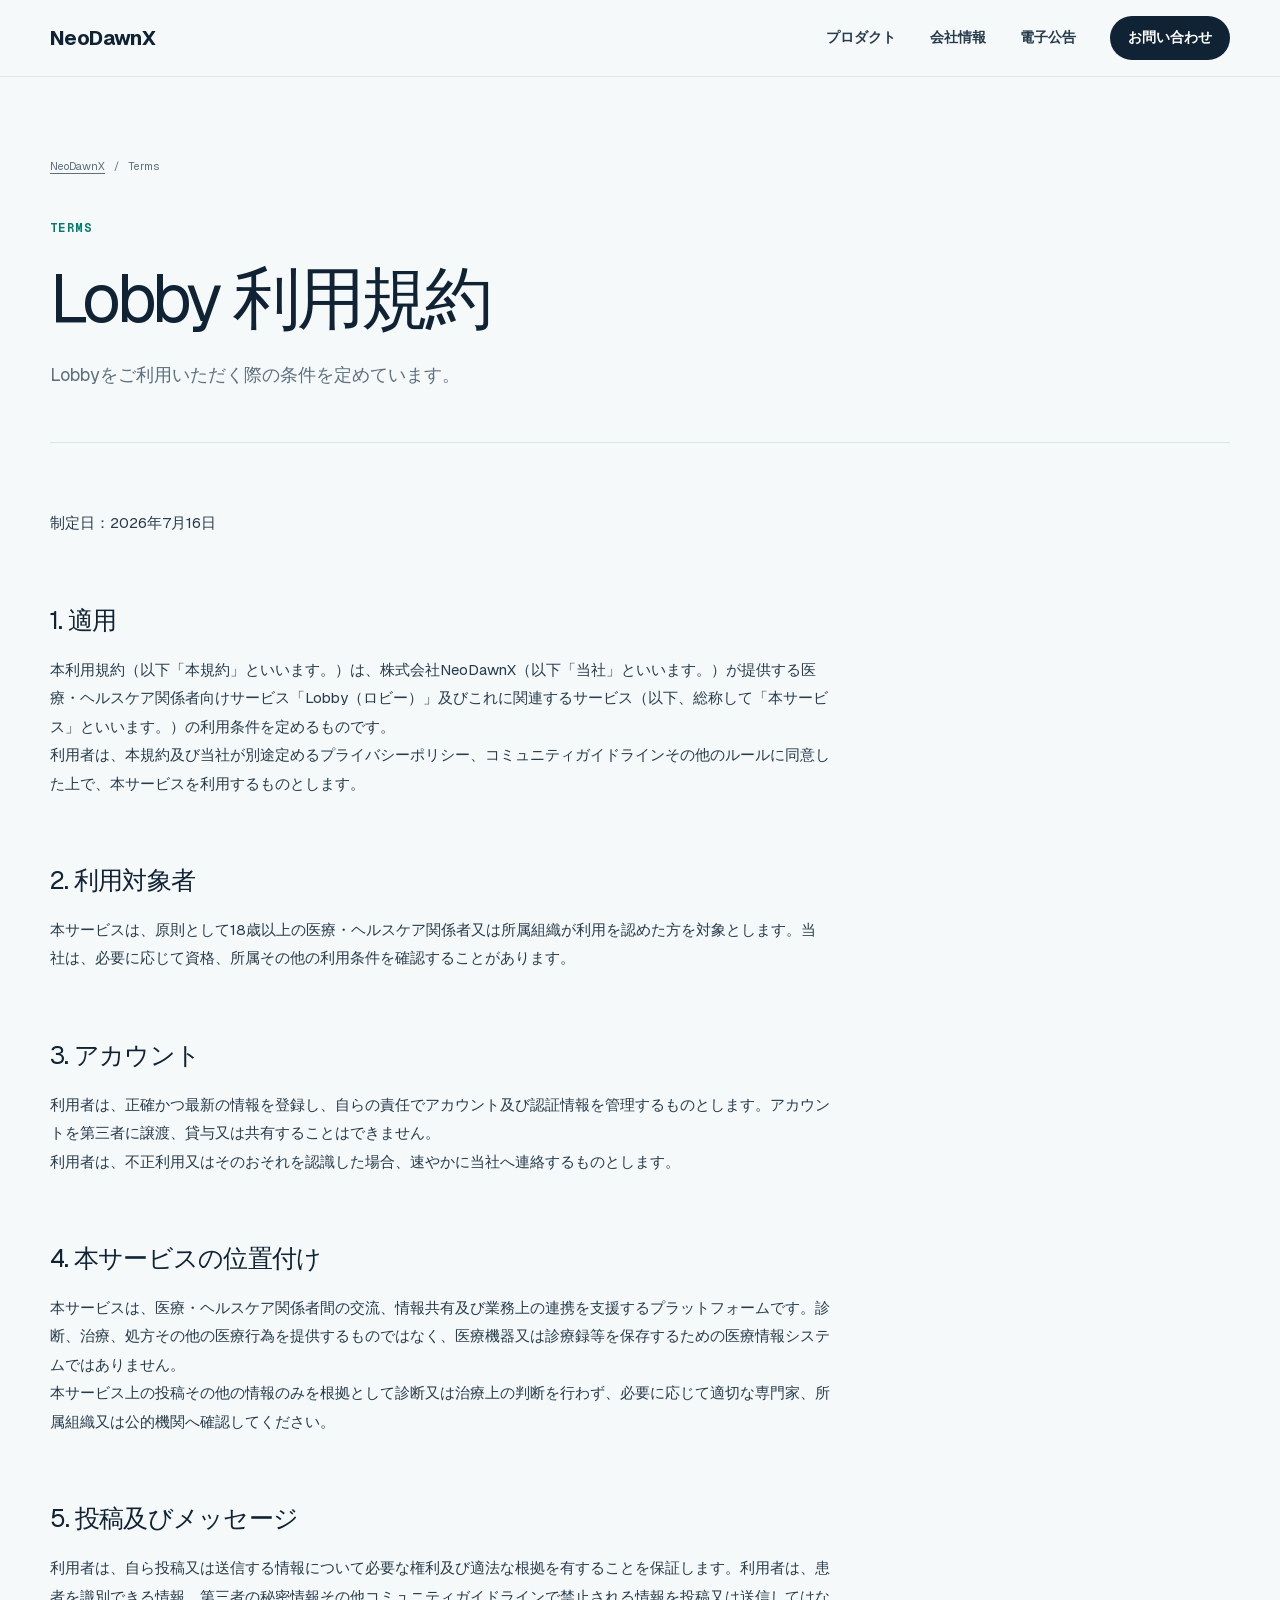
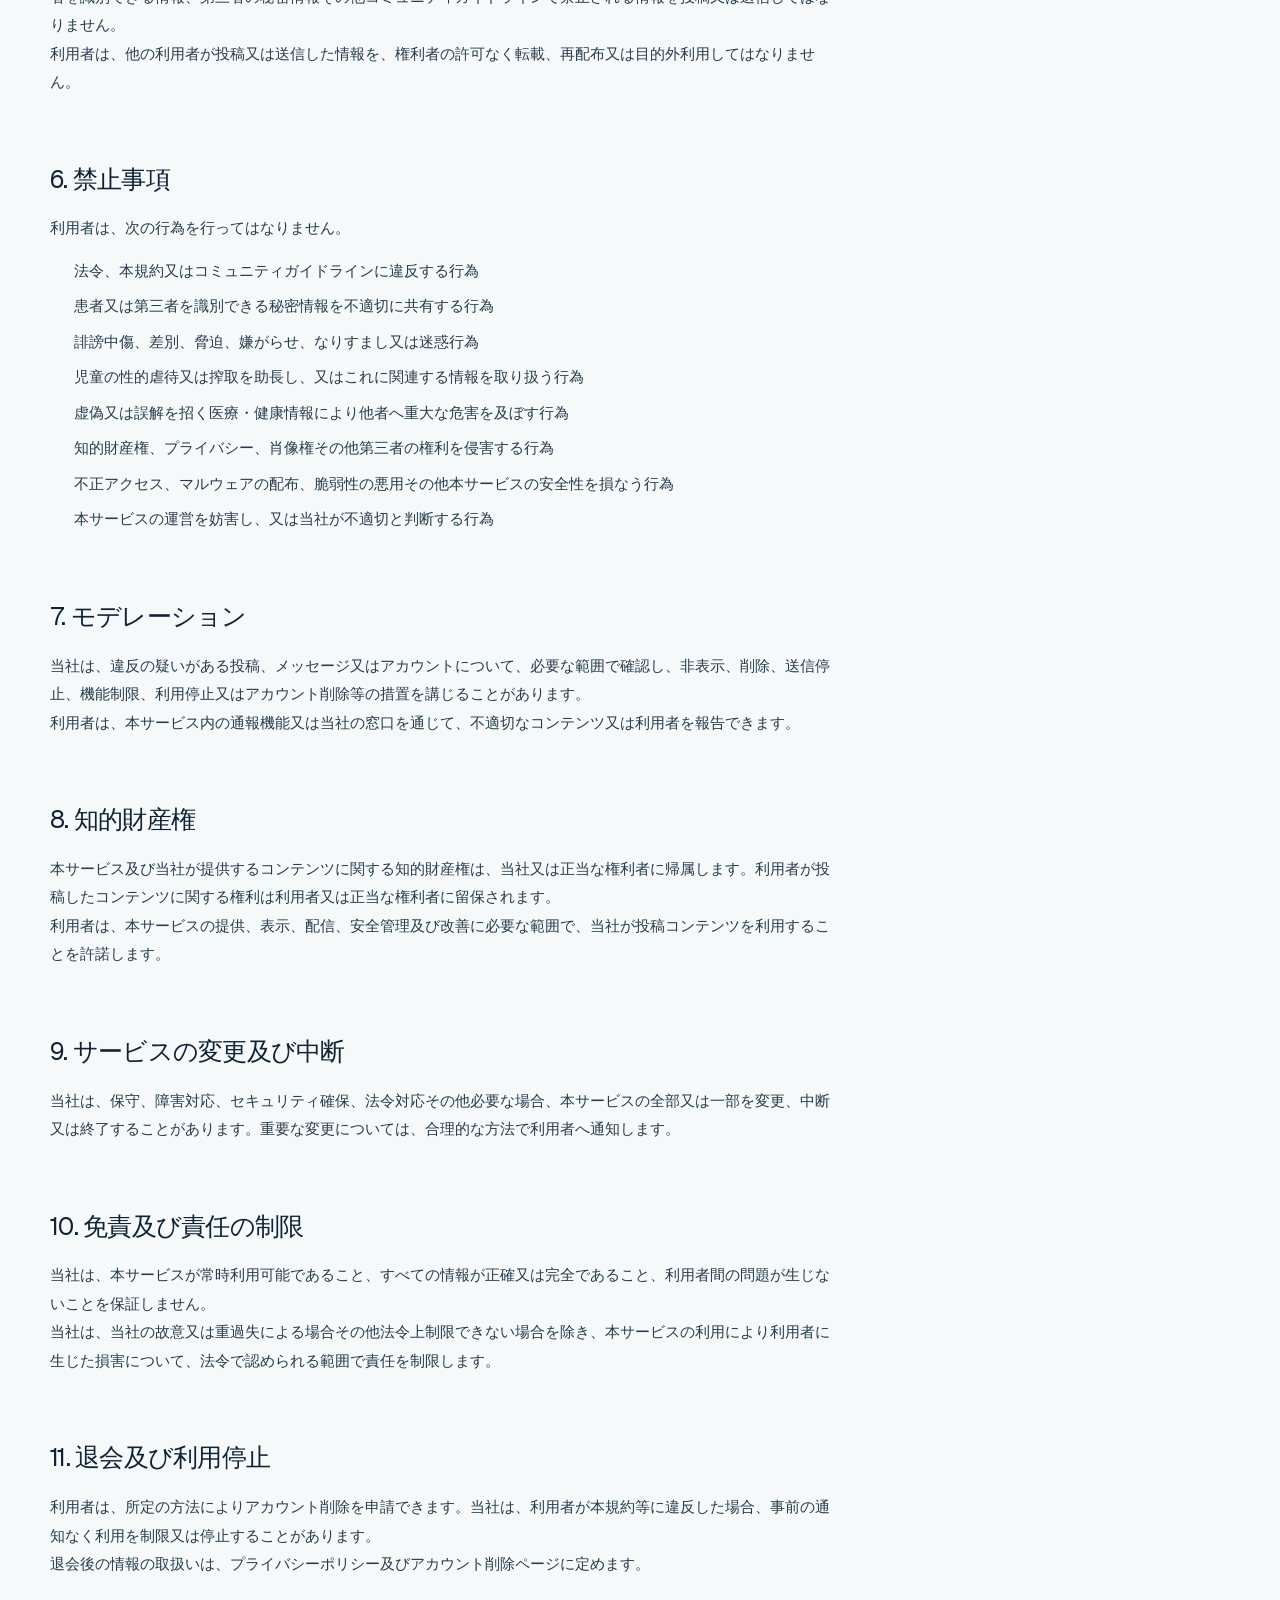
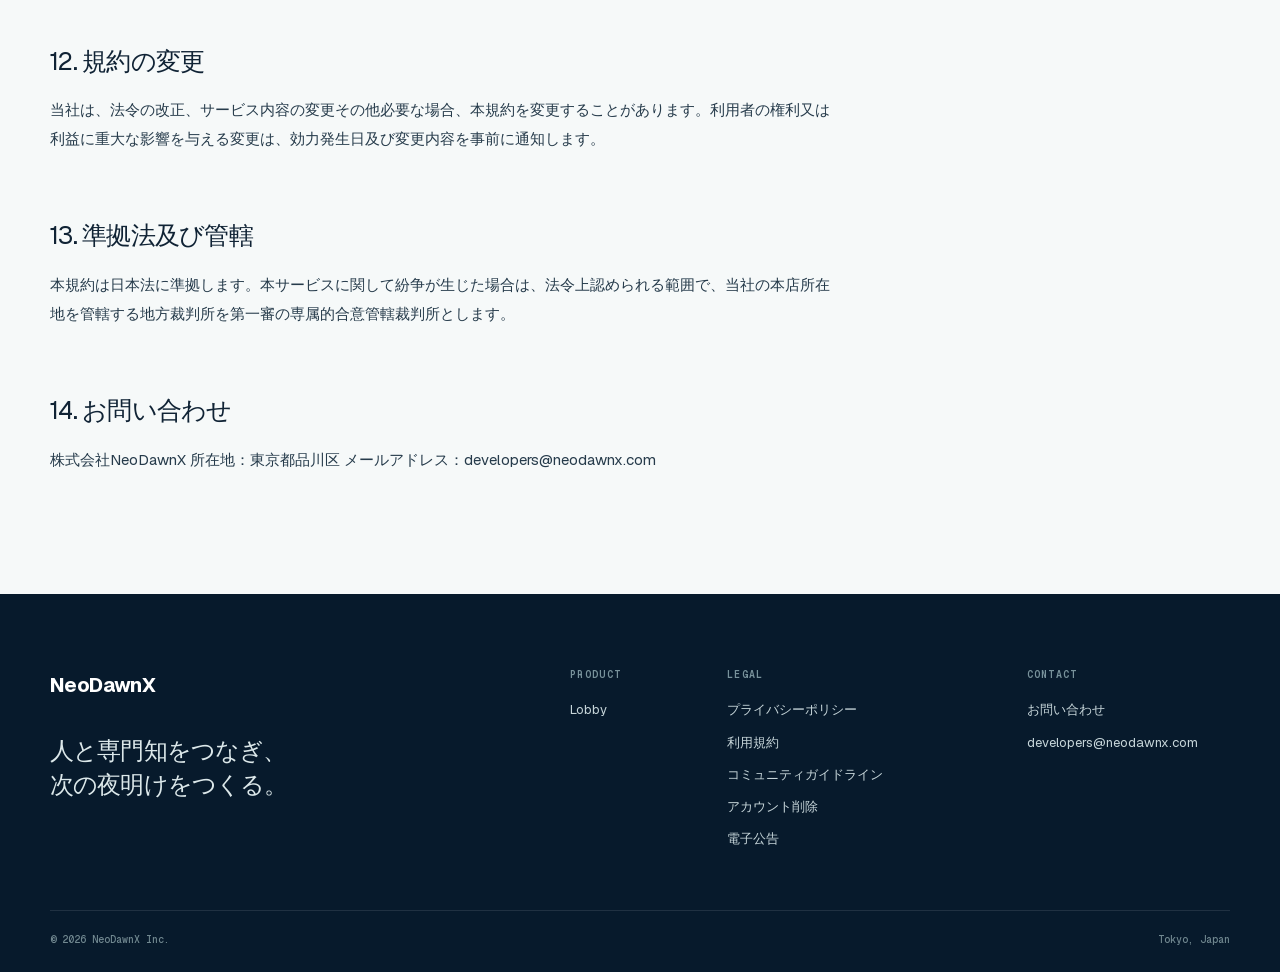
<file: legal/lobby/terms/index.html>
<!DOCTYPE html><html lang="ja"><head><meta charSet="utf-8"/><meta name="viewport" content="width=device-width, initial-scale=1"/><link rel="stylesheet" href="/assets/index-BRAeSOtG.css" data-rsc-css-href="/assets/index-BRAeSOtG.css" data-precedence="vite-rsc/importer-resources"/><link rel="modulepreload" href="/assets/layout-segment-context-Dtve6tz0.js" crossorigin=""/><link rel="modulepreload" href="/assets/rolldown-runtime-S-ySWqyJ.js" crossorigin=""/><link rel="modulepreload" href="/assets/index-BiZOtPuk.js" crossorigin=""/><link rel="modulepreload" href="/assets/framework-DjPHiq1u.js" crossorigin=""/><title>Lobby 利用規約 | NeoDawnX</title><meta name="description" content="NeoDawnXは、人と専門知のあいだに新しい協働の場をつくるプロダクトカンパニーです。"/><meta property="og:title" content="NeoDawnX — 次の夜明けをつくる"/><meta property="og:description" content="人と専門知をつなぎ、新しい協働の場をつくる。"/><meta property="og:site_name" content="NeoDawnX"/><meta property="og:type" content="website"/><meta property="og:locale" content="ja_JP"/><meta property="og:image" content="https://neodawnx.com/og.png"/><meta property="og:image:width" content="1200"/><meta property="og:image:height" content="630"/><meta property="og:image:alt" content="NeoDawnX — 次の夜明けをつくる"/><meta name="twitter:card" content="summary_large_image"/><meta name="twitter:title" content="NeoDawnX — 次の夜明けをつくる"/><meta name="twitter:description" content="人と専門知をつなぎ、新しい協働の場をつくる。"/><meta name="twitter:image" content="https://neodawnx.com/og.png"/><script>self.__VINEXT_RSC_PARAMS__={}</script><script>self.__VINEXT_RSC_NAV__={"pathname":"/legal/lobby/terms","searchParams":[]}</script><link rel="modulepreload" href="/assets/index-BiZOtPuk.js" />
<link rel="preload" href="/assets/_vinext_fonts/geist-8ac0455e797f/geist-ff2310f5.woff2" as="font" type="font/woff2" crossorigin />
<link rel="preload" href="/assets/_vinext_fonts/geist-8ac0455e797f/geist-875ccdd4.woff2" as="font" type="font/woff2" crossorigin />
<link rel="preload" href="/assets/_vinext_fonts/geist-8ac0455e797f/geist-52306abf.woff2" as="font" type="font/woff2" crossorigin />
<link rel="preload" href="/assets/_vinext_fonts/geist-8ac0455e797f/geist-001175b1.woff2" as="font" type="font/woff2" crossorigin />
<link rel="preload" href="/assets/_vinext_fonts/geist-8ac0455e797f/geist-98bbbccb.woff2" as="font" type="font/woff2" crossorigin />
<link rel="preload" href="/assets/_vinext_fonts/geist-mono-00e989178794/geist-mono-f6b33328.woff2" as="font" type="font/woff2" crossorigin />
<link rel="preload" href="/assets/_vinext_fonts/geist-mono-00e989178794/geist-mono-44e03052.woff2" as="font" type="font/woff2" crossorigin />
<link rel="preload" href="/assets/_vinext_fonts/geist-mono-00e989178794/geist-mono-0638449e.woff2" as="font" type="font/woff2" crossorigin />
<link rel="preload" href="/assets/_vinext_fonts/geist-mono-00e989178794/geist-mono-971fb274.woff2" as="font" type="font/woff2" crossorigin />
<link rel="preload" href="/assets/_vinext_fonts/geist-mono-00e989178794/geist-mono-44745446.woff2" as="font" type="font/woff2" crossorigin />
<link rel="preload" href="/assets/_vinext_fonts/geist-mono-00e989178794/geist-mono-013b2f2f.woff2" as="font" type="font/woff2" crossorigin />
<style data-vinext-fonts>/* cyrillic-ext */
@font-face {
  font-family: 'Geist';
  font-style: normal;
  font-weight: 100 900;
  font-display: swap;
  src: url(/assets/_vinext_fonts/geist-8ac0455e797f/geist-ff2310f5.woff2) format('woff2');
  unicode-range: U+0460-052F, U+1C80-1C8A, U+20B4, U+2DE0-2DFF, U+A640-A69F, U+FE2E-FE2F;
}
/* cyrillic */
@font-face {
  font-family: 'Geist';
  font-style: normal;
  font-weight: 100 900;
  font-display: swap;
  src: url(/assets/_vinext_fonts/geist-8ac0455e797f/geist-875ccdd4.woff2) format('woff2');
  unicode-range: U+0301, U+0400-045F, U+0490-0491, U+04B0-04B1, U+2116;
}
/* vietnamese */
@font-face {
  font-family: 'Geist';
  font-style: normal;
  font-weight: 100 900;
  font-display: swap;
  src: url(/assets/_vinext_fonts/geist-8ac0455e797f/geist-52306abf.woff2) format('woff2');
  unicode-range: U+0102-0103, U+0110-0111, U+0128-0129, U+0168-0169, U+01A0-01A1, U+01AF-01B0, U+0300-0301, U+0303-0304, U+0308-0309, U+0323, U+0329, U+1EA0-1EF9, U+20AB;
}
/* latin-ext */
@font-face {
  font-family: 'Geist';
  font-style: normal;
  font-weight: 100 900;
  font-display: swap;
  src: url(/assets/_vinext_fonts/geist-8ac0455e797f/geist-001175b1.woff2) format('woff2');
  unicode-range: U+0100-02BA, U+02BD-02C5, U+02C7-02CC, U+02CE-02D7, U+02DD-02FF, U+0304, U+0308, U+0329, U+1D00-1DBF, U+1E00-1E9F, U+1EF2-1EFF, U+2020, U+20A0-20AB, U+20AD-20C0, U+2113, U+2C60-2C7F, U+A720-A7FF;
}
/* latin */
@font-face {
  font-family: 'Geist';
  font-style: normal;
  font-weight: 100 900;
  font-display: swap;
  src: url(/assets/_vinext_fonts/geist-8ac0455e797f/geist-98bbbccb.woff2) format('woff2');
  unicode-range: U+0000-00FF, U+0131, U+0152-0153, U+02BB-02BC, U+02C6, U+02DA, U+02DC, U+0304, U+0308, U+0329, U+2000-206F, U+20AC, U+2122, U+2191, U+2193, U+2212, U+2215, U+FEFF, U+FFFD;
}

.__font_geist_0tvmz3h { font-family: 'Geist', sans-serif; }

.__variable_geist_0tvmz3h { --font-geist-sans: 'Geist', sans-serif; }

/* cyrillic-ext */
@font-face {
  font-family: 'Geist Mono';
  font-style: normal;
  font-weight: 100 900;
  font-display: swap;
  src: url(/assets/_vinext_fonts/geist-mono-00e989178794/geist-mono-f6b33328.woff2) format('woff2');
  unicode-range: U+0460-052F, U+1C80-1C8A, U+20B4, U+2DE0-2DFF, U+A640-A69F, U+FE2E-FE2F;
}
/* cyrillic */
@font-face {
  font-family: 'Geist Mono';
  font-style: normal;
  font-weight: 100 900;
  font-display: swap;
  src: url(/assets/_vinext_fonts/geist-mono-00e989178794/geist-mono-44e03052.woff2) format('woff2');
  unicode-range: U+0301, U+0400-045F, U+0490-0491, U+04B0-04B1, U+2116;
}
/* symbols2 */
@font-face {
  font-family: 'Geist Mono';
  font-style: normal;
  font-weight: 100 900;
  font-display: swap;
  src: url(/assets/_vinext_fonts/geist-mono-00e989178794/geist-mono-0638449e.woff2) format('woff2');
  unicode-range: U+2000-2001, U+2004-2008, U+200A, U+23B8-23BD, U+2500-259F;
}
/* vietnamese */
@font-face {
  font-family: 'Geist Mono';
  font-style: normal;
  font-weight: 100 900;
  font-display: swap;
  src: url(/assets/_vinext_fonts/geist-mono-00e989178794/geist-mono-971fb274.woff2) format('woff2');
  unicode-range: U+0102-0103, U+0110-0111, U+0128-0129, U+0168-0169, U+01A0-01A1, U+01AF-01B0, U+0300-0301, U+0303-0304, U+0308-0309, U+0323, U+0329, U+1EA0-1EF9, U+20AB;
}
/* latin-ext */
@font-face {
  font-family: 'Geist Mono';
  font-style: normal;
  font-weight: 100 900;
  font-display: swap;
  src: url(/assets/_vinext_fonts/geist-mono-00e989178794/geist-mono-44745446.woff2) format('woff2');
  unicode-range: U+0100-02BA, U+02BD-02C5, U+02C7-02CC, U+02CE-02D7, U+02DD-02FF, U+0304, U+0308, U+0329, U+1D00-1DBF, U+1E00-1E9F, U+1EF2-1EFF, U+2020, U+20A0-20AB, U+20AD-20C0, U+2113, U+2C60-2C7F, U+A720-A7FF;
}
/* latin */
@font-face {
  font-family: 'Geist Mono';
  font-style: normal;
  font-weight: 100 900;
  font-display: swap;
  src: url(/assets/_vinext_fonts/geist-mono-00e989178794/geist-mono-013b2f2f.woff2) format('woff2');
  unicode-range: U+0000-00FF, U+0131, U+0152-0153, U+02BB-02BC, U+02C6, U+02DA, U+02DC, U+0304, U+0308, U+0329, U+2000-206F, U+20AC, U+2122, U+2191, U+2193, U+2212, U+2215, U+FEFF, U+FFFD;
}

.__font_geist_mono_1diim1n { font-family: 'Geist Mono', sans-serif; }

.__variable_geist_mono_1diim1n { --font-geist-mono: 'Geist Mono', sans-serif; }
</style>
</head><body class="__variable_geist_0tvmz3h __variable_geist_mono_1diim1n"><header class="site-header"><div class="shell header-inner"><a href="/" class="brand" aria-label="NeoDawnX ホーム">NeoDawnX</a><nav class="desktop-nav" aria-label="メインナビゲーション"><a href="/products">プロダクト</a><a href="/#company">会社情報</a><a href="/koukoku">電子公告</a><a class="nav-cta" href="/contact">お問い合わせ</a></nav><details class="mobile-nav"><summary aria-label="メニューを開く">Menu</summary><nav aria-label="モバイルナビゲーション"><a href="/products">プロダクト</a><a href="/#company">会社情報</a><a href="/koukoku">電子公告</a><a href="/contact">お問い合わせ</a></nav></details></div></header><main><div class="legal-hero shell"><div class="breadcrumbs"><a href="/">NeoDawnX</a><span>/</span><span>Terms</span></div><p class="eyebrow">Terms</p><h1>Lobby 利用規約</h1><p class="legal-lead">Lobbyをご利用いただく際の条件を定めています。</p></div><div class="shell legal-layout"><article class="legal-article"><p>制定日：2026年7月16日</p><h2>1. 適用</h2><p>本利用規約（以下「本規約」といいます。）は、株式会社NeoDawnX（以下「当社」といいます。）が提供する医療・ヘルスケア関係者向けサービス「Lobby（ロビー）」及びこれに関連するサービス（以下、総称して「本サービス」といいます。）の利用条件を定めるものです。</p><p>利用者は、本規約及び当社が別途定めるプライバシーポリシー、コミュニティガイドラインその他のルールに同意した上で、本サービスを利用するものとします。</p><h2>2. 利用対象者</h2><p>本サービスは、原則として18歳以上の医療・ヘルスケア関係者又は所属組織が利用を認めた方を対象とします。当社は、必要に応じて資格、所属その他の利用条件を確認することがあります。</p><h2>3. アカウント</h2><p>利用者は、正確かつ最新の情報を登録し、自らの責任でアカウント及び認証情報を管理するものとします。アカウントを第三者に譲渡、貸与又は共有することはできません。</p><p>利用者は、不正利用又はそのおそれを認識した場合、速やかに当社へ連絡するものとします。</p><h2>4. 本サービスの位置付け</h2><p>本サービスは、医療・ヘルスケア関係者間の交流、情報共有及び業務上の連携を支援するプラットフォームです。診断、治療、処方その他の医療行為を提供するものではなく、医療機器又は診療録等を保存するための医療情報システムではありません。</p><p>本サービス上の投稿その他の情報のみを根拠として診断又は治療上の判断を行わず、必要に応じて適切な専門家、所属組織又は公的機関へ確認してください。</p><h2>5. 投稿及びメッセージ</h2><p>利用者は、自ら投稿又は送信する情報について必要な権利及び適法な根拠を有することを保証します。利用者は、患者を識別できる情報、第三者の秘密情報その他コミュニティガイドラインで禁止される情報を投稿又は送信してはなりません。</p><p>利用者は、他の利用者が投稿又は送信した情報を、権利者の許可なく転載、再配布又は目的外利用してはなりません。</p><h2>6. 禁止事項</h2><p>利用者は、次の行為を行ってはなりません。</p><ul><li>法令、本規約又はコミュニティガイドラインに違反する行為</li><li>患者又は第三者を識別できる秘密情報を不適切に共有する行為</li><li>誹謗中傷、差別、脅迫、嫌がらせ、なりすまし又は迷惑行為</li><li>児童の性的虐待又は搾取を助長し、又はこれに関連する情報を取り扱う行為</li><li>虚偽又は誤解を招く医療・健康情報により他者へ重大な危害を及ぼす行為</li><li>知的財産権、プライバシー、肖像権その他第三者の権利を侵害する行為</li><li>不正アクセス、マルウェアの配布、脆弱性の悪用その他本サービスの安全性を損なう行為</li><li>本サービスの運営を妨害し、又は当社が不適切と判断する行為</li></ul><h2>7. モデレーション</h2><p>当社は、違反の疑いがある投稿、メッセージ又はアカウントについて、必要な範囲で確認し、非表示、削除、送信停止、機能制限、利用停止又はアカウント削除等の措置を講じることがあります。</p><p>利用者は、本サービス内の通報機能又は当社の窓口を通じて、不適切なコンテンツ又は利用者を報告できます。</p><h2>8. 知的財産権</h2><p>本サービス及び当社が提供するコンテンツに関する知的財産権は、当社又は正当な権利者に帰属します。利用者が投稿したコンテンツに関する権利は利用者又は正当な権利者に留保されます。</p><p>利用者は、本サービスの提供、表示、配信、安全管理及び改善に必要な範囲で、当社が投稿コンテンツを利用することを許諾します。</p><h2>9. サービスの変更及び中断</h2><p>当社は、保守、障害対応、セキュリティ確保、法令対応その他必要な場合、本サービスの全部又は一部を変更、中断又は終了することがあります。重要な変更については、合理的な方法で利用者へ通知します。</p><h2>10. 免責及び責任の制限</h2><p>当社は、本サービスが常時利用可能であること、すべての情報が正確又は完全であること、利用者間の問題が生じないことを保証しません。</p><p>当社は、当社の故意又は重過失による場合その他法令上制限できない場合を除き、本サービスの利用により利用者に生じた損害について、法令で認められる範囲で責任を制限します。</p><h2>11. 退会及び利用停止</h2><p>利用者は、所定の方法によりアカウント削除を申請できます。当社は、利用者が本規約等に違反した場合、事前の通知なく利用を制限又は停止することがあります。</p><p>退会後の情報の取扱いは、プライバシーポリシー及びアカウント削除ページに定めます。</p><h2>12. 規約の変更</h2><p>当社は、法令の改正、サービス内容の変更その他必要な場合、本規約を変更することがあります。利用者の権利又は利益に重大な影響を与える変更は、効力発生日及び変更内容を事前に通知します。</p><h2>13. 準拠法及び管轄</h2><p>本規約は日本法に準拠します。本サービスに関して紛争が生じた場合は、法令上認められる範囲で、当社の本店所在地を管轄する地方裁判所を第一審の専属的合意管轄裁判所とします。</p><h2>14. お問い合わせ</h2><p>株式会社NeoDawnX 所在地：東京都品川区 メールアドレス：developers@neodawnx.com</p></article></div></main><footer class="site-footer"><div class="shell footer-grid"><div><a href="/" class="brand brand-light">NeoDawnX</a><p class="footer-statement">人と専門知をつなぎ、<br/>次の夜明けをつくる。</p></div><div class="footer-links"><div><p class="footer-label">Product</p><a href="/products/lobby">Lobby</a></div><div><p class="footer-label">Legal</p><a href="/legal/lobby/privacy">プライバシーポリシー</a><a href="/legal/lobby/terms">利用規約</a><a href="/legal/lobby/community-guidelines">コミュニティガイドライン</a><a href="/legal/lobby/account-deletion">アカウント削除</a><a href="/koukoku">電子公告</a></div><div><p class="footer-label">Contact</p><a href="/contact">お問い合わせ</a><a href="mailto:developers@neodawnx.com">developers@neodawnx.com</a></div></div></div><div class="shell footer-bottom"><span>© <!-- -->2026<!-- --> NeoDawnX Inc.</span><span>Tokyo, Japan</span></div></footer><script id="_R_">import("/assets/index-BiZOtPuk.js")</script></body></html><script>self.__VINEXT_RSC_CHUNKS__=self.__VINEXT_RSC_CHUNKS__||[];self.__VINEXT_RSC_CHUNKS__.push("2:I[\"8c0f216c4604\",[],\"Children\",1]\n3:I[\"15c18cfaeeff\",[],\"LayoutSegmentProvider\",1]\n4:I[\"8c0f216c4604\",[],\"Slot\",1]\n5:I[\"593f344dc510\",[],\"RedirectBoundary\",1]\n:HL[\"/assets/index-BRAeSOtG.css\",\"style\"]\n")</script><script>self.__VINEXT_RSC_CHUNKS__=self.__VINEXT_RSC_CHUNKS__||[];self.__VINEXT_RSC_CHUNKS__.push("0:{\"__route\":\"route:/legal/lobby/terms\",\"__interceptionContext\":null,\"__layoutIds\":[\"layout:/\"],\"__rootLayout\":\"/\",\"page:/legal/lobby/terms\":\"$L1\",\"layout:/\":[[[[\"$\",\"link\",\"css:/assets/index-BRAeSOtG.css\",{\"rel\":\"stylesheet\",\"precedence\":\"vite-rsc/importer-resources\",\"href\":\"/assets/index-BRAeSOtG.css\",\"data-rsc-css-href\":\"/assets/index-BRAeSOtG.css\"}],\"$undefined\"],[\"$\",\"html\",null,{\"lang\":\"ja\",\"children\":[\"$\",\"body\",null,{\"className\":\"__variable_geist_0tvmz3h __variable_geist_mono_1diim1n\",\"children\":[\"$\",\"$L2\",null,{}]}]}]],null],\"route:/legal/lobby/terms\":[[[\"$\",\"meta\",null,{\"charSet\":\"utf-8\"}],[[\"$\",\"title\",\"0\",{\"children\":\"Lobby 利用規約 | NeoDawnX\"}],[\"$\",\"meta\",\"1\",{\"name\":\"description\",\"content\":\"NeoDawnXは、人と専門知のあいだに新しい協働の場をつくるプロダクトカンパニーです。\"}],[\"$\",\"meta\",\"2\",{\"property\":\"og:title\",\"content\":\"NeoDawnX — 次の夜明けをつくる\"}],[\"$\",\"meta\",\"3\",{\"property\":\"og:description\",\"content\":\"人と専門知をつなぎ、新しい協働の場をつくる。\"}],[\"$\",\"meta\",\"4\",{\"property\":\"og:site_name\",\"content\":\"NeoDawnX\"}],[\"$\",\"meta\",\"5\",{\"property\":\"og:type\",\"content\":\"website\"}],[\"$\",\"meta\",\"6\",{\"property\":\"og:locale\",\"content\":\"ja_JP\"}],[\"$\",\"meta\",\"7\",{\"property\":\"og:image\",\"content\":\"https://neodawnx.com/og.png\"}],[\"$\",\"meta\",\"8\",{\"property\":\"og:image:width\",\"content\":\"1200\"}],[\"$\",\"meta\",\"9\",{\"property\":\"og:image:height\",\"content\":\"630\"}],[\"$\",\"meta\",\"10\",{\"property\":\"og:image:alt\",\"content\":\"NeoDawnX — 次の夜明けをつくる\"}],[\"$\",\"meta\",\"11\",{\"name\":\"twitter:card\",\"content\":\"summary_large_image\"}],[\"$\",\"meta\",\"12\",{\"name\":\"twitter:title\",\"content\":\"NeoDawnX — 次の夜明けをつくる\"}],[\"$\",\"meta\",\"13\",{\"name\":\"twitter:description\",\"content\":\"人と専門知をつなぎ、新しい協働の場をつくる。\"}],[\"$\",\"meta\",\"14\",{\"name\":\"twitter:image\",\"content\":\"https://neodawnx.com/og.png\"}]],[[\"$\",\"meta\",\"0\",{\"name\":\"viewport\",\"content\":\"width=device-width, initial-scale=1\"}]]],[\"$\",\"$L3\",null,{\"segmentMap\":{\"children\":[\"legal\",\"lobby\",\"terms\"]},\"children\":[\"$\",\"$L4\",null,{\"id\":\"layout:/\",\"parallelSlots\":\"$undefined\",\"children\":[\"$\",\"$L5\",null,{\"children\":[\"$\",\"$L3\",null,{\"segmentMap\":{\"children\":[]},\"children\":[\"$\",\"$L4\",null,{\"id\":\"page:/legal/lobby/terms\"}]}]}]}]}]],\"__layoutFlags\":{\"layout:/\":\"s\"},\"__artifactCompatibility\":{\"schemaVersion\":1,\"graphVersion\":\"app-route-graph:1ueepo01pxktks\",\"deploymentVersion\":\"4e2bd83a-3ae6-494a-8e2c-3c04ac80fe81\",\"appElementsSchemaVersion\":1,\"rscPayloadSchemaVersion\":1,\"rootBoundaryId\":\"/\",\"renderEpoch\":null}}\n")</script><script>self.__VINEXT_RSC_CHUNKS__=self.__VINEXT_RSC_CHUNKS__||[];self.__VINEXT_RSC_CHUNKS__.push("1:[[\"$\",\"header\",null,{\"className\":\"site-header\",\"children\":[\"$\",\"div\",null,{\"className\":\"shell header-inner\",\"children\":[[\"$\",\"a\",null,{\"href\":\"/\",\"className\":\"brand\",\"aria-label\":\"NeoDawnX ホーム\",\"children\":\"NeoDawnX\"}],[\"$\",\"nav\",null,{\"className\":\"desktop-nav\",\"aria-label\":\"メインナビゲーション\",\"children\":[[\"$\",\"a\",null,{\"href\":\"/products\",\"children\":\"プロダクト\"}],[\"$\",\"a\",null,{\"href\":\"/#company\",\"children\":\"会社情報\"}],[\"$\",\"a\",null,{\"href\":\"/koukoku\",\"children\":\"電子公告\"}],[\"$\",\"a\",null,{\"className\":\"nav-cta\",\"href\":\"/contact\",\"children\":\"お問い合わせ\"}]]}],[\"$\",\"details\",null,{\"className\":\"mobile-nav\",\"children\":[[\"$\",\"summary\",null,{\"aria-label\":\"メニューを開く\",\"children\":\"Menu\"}],[\"$\",\"nav\",null,{\"aria-label\":\"モバイルナビゲーション\",\"children\":[[\"$\",\"a\",null,{\"href\":\"/products\",\"children\":\"プロダクト\"}],[\"$\",\"a\",null,{\"href\":\"/#company\",\"children\":\"会社情報\"}],[\"$\",\"a\",null,{\"href\":\"/koukoku\",\"children\":\"電子公告\"}],[\"$\",\"a\",null,{\"href\":\"/contact\",\"children\":\"お問い合わせ\"}]]}]]}]]}]}],[\"$\",\"main\",null,{\"children\":[[\"$\",\"div\",null,{\"className\":\"legal-hero shell\",\"children\":[[\"$\",\"div\",null,{\"className\":\"breadcrumbs\",\"children\":[[\"$\",\"a\",null,{\"href\":\"/\",\"children\":\"NeoDawnX\"}],[\"$\",\"span\",null,{\"children\":\"/\"}],[\"$\",\"span\",null,{\"children\":\"Terms\"}]]}],[\"$\",\"p\",null,{\"className\":\"eyebrow\",\"children\":\"Terms\"}],[\"$\",\"h1\",null,{\"children\":\"Lobby 利用規約\"}],[\"$\",\"p\",null,{\"className\":\"legal-lead\",\"children\":\"Lobbyをご利用いただく際の条件を定めています。\"}]]}],[\"$\",\"div\",null,{\"className\":\"shell legal-layout\",\"children\":[\"$\",\"article\",null,{\"className\":\"legal-article\",\"children\":[[\"$\",\"p\",\"p-3\",{\"children\":\"制定日：2026年7月16日\"}],[\"$\",\"h2\",\"h2-4\",{\"children\":\"1. 適用\"}],[\"$\",\"p\",\"p-7\",{\"children\":\"本利用規約（以下「本規約」といいます。）は、株式会社NeoDawnX（以下「当社」といいます。）が提供する医療・ヘルスケア関係者向けサービス「Lobby（ロビー）」及びこれに関連するサービス（以下、総称して「本サービス」といいます。）の利用条件を定めるものです。\"}],[\"$\",\"p\",\"p-9\",{\"children\":\"利用者は、本規約及び当社が別途定めるプライバシーポリシー、コミュニティガイドラインその他のルールに同意した上で、本サービスを利用するものとします。\"}],[\"$\",\"h2\",\"h2-10\",{\"children\":\"2. 利用対象者\"}],[\"$\",\"p\",\"p-13\",{\"children\":\"本サービスは、原則として18歳以上の医療・ヘルスケア関係者又は所属組織が利用を認めた方を対象とします。当社は、必要に応じて資格、所属その他の利用条件を確認することがあります。\"}],[\"$\",\"h2\",\"h2-14\",{\"children\":\"3. アカウント\"}],[\"$\",\"p\",\"p-17\",{\"children\":\"利用者は、正確かつ最新の情報を登録し、自らの責任でアカウント及び認証情報を管理するものとします。アカウントを第三者に譲渡、貸与又は共有することはできません。\"}],[\"$\",\"p\",\"p-19\",{\"children\":\"利用者は、不正利用又はそのおそれを認識した場合、速やかに当社へ連絡するものとします。\"}],[\"$\",\"h2\",\"h2-20\",{\"children\":\"4. 本サービスの位置付け\"}],[\"$\",\"p\",\"p-23\",{\"children\":\"本サービスは、医療・ヘルスケア関係者間の交流、情報共有及び業務上の連携を支援するプラットフォームです。診断、治療、処方その他の医療行為を提供するものではなく、医療機器又は診療録等を保存するための医療情報システムではありません。\"}],[\"$\",\"p\",\"p-25\",{\"children\":\"本サービス上の投稿その他の情報のみを根拠として診断又は治療上の判断を行わず、必要に応じて適切な専門家、所属組織又は公的機関へ確認してください。\"}],[\"$\",\"h2\",\"h2-26\",{\"children\":\"5. 投稿及びメッセージ\"}],[\"$\",\"p\",\"p-29\",{\"children\":\"利用者は、自ら投稿又は送信する情報について必要な権利及び適法な根拠を有することを保証します。利用者は、患者を識別できる情報、第三者の秘密情報その他コミュニティガイドラインで禁止される情報を投稿又は送信してはなりません。\"}],[\"$\",\"p\",\"p-31\",{\"children\":\"利用者は、他の利用者が投稿又は送信した情報を、権利者の許可なく転載、再配布又は目的外利用してはなりません。\"}],[\"$\",\"h2\",\"h2-32\",{\"children\":\"6. 禁止事項\"}],[\"$\",\"p\",\"p-35\",{\"children\":\"利用者は、次の行為を行ってはなりません。\"}],[\"$\",\"ul\",\"ul-44\",{\"children\":[[\"$\",\"li\",\"0\",{\"children\":\"法令、本規約又はコミュニティガイドラインに違反する行為\"}],[\"$\",\"li\",\"1\",{\"children\":\"患者又は第三者を識別できる秘密情報を不適切に共有する行為\"}],[\"$\",\"li\",\"2\",{\"children\":\"誹謗中傷、差別、脅迫、嫌がらせ、なりすまし又は迷惑行為\"}],[\"$\",\"li\",\"3\",{\"children\":\"児童の性的虐待又は搾取を助長し、又はこれに関連する情報を取り扱う行為\"}],[\"$\",\"li\",\"4\",{\"children\":\"虚偽又は誤解を招く医療・健康情報により他者へ重大な危害を及ぼす行為\"}],[\"$\",\"li\",\"5\",{\"children\":\"知的財産権、プライバシー、肖像権その他第三者の権利を侵害する行為\"}],[\"$\",\"li\",\"6\",{\"children\":\"不正アクセス、マルウェアの配布、脆弱性の悪用その他本サービスの安全性を損なう行為\"}],[\"$\",\"li\",\"7\",{\"children\":\"本サービスの運営を妨害し、又は当社が不適切と判断する行為\"}]]}],[\"$\",\"h2\",\"h2-45\",{\"children\":\"7. モデレーション\"}],[\"$\",\"p\",\"p-48\",{\"children\":\"当社は、違反の疑いがある投稿、メッセージ又はアカウントについて、必要な範囲で確認し、非表示、削除、送信停止、機能制限、利用停止又はアカウント削除等の措置を講じることがあります。\"}],[\"$\",\"p\",\"p-50\",{\"children\":\"利用者は、本サービス内の通報機能又は当社の窓口を通じて、不適切なコンテンツ又は利用者を報告できます。\"}],[\"$\",\"h2\",\"h2-51\",{\"children\":\"8. 知的財産権\"}],[\"$\",\"p\",\"p-54\",{\"children\":\"本サービス及び当社が提供するコンテンツに関する知的財産権は、当社又は正当な権利者に帰属します。利用者が投稿したコンテンツに関する権利は利用者又は正当な権利者に留保されます。\"}],[\"$\",\"p\",\"p-56\",{\"children\":\"利用者は、本サービスの提供、表示、配信、安全管理及び改善に必要な範囲で、当社が投稿コンテンツを利用することを許諾します。\"}],[\"$\",\"h2\",\"h2-57\",{\"children\":\"9. サービスの変更及び中断\"}],[\"$\",\"p\",\"p-60\",{\"children\":\"当社は、保守、障害対応、セキュリティ確保、法令対応その他必要な場合、本サービスの全部又は一部を変更、中断又は終了することがあります。重要な変更については、合理的な方法で利用者へ通知します。\"}],[\"$\",\"h2\",\"h2-61\",{\"children\":\"10. 免責及び責任の制限\"}],[\"$\",\"p\",\"p-64\",{\"children\":\"当社は、本サービスが常時利用可能であること、すべての情報が正確又は完全であること、利用者間の問題が生じないことを保証しません。\"}],[\"$\",\"p\",\"p-66\",{\"children\":\"当社は、当社の故意又は重過失による場合その他法令上制限できない場合を除き、本サービスの利用により利用者に生じた損害について、法令で認められる範囲で責任を制限します。\"}],\"$L6\",\"$L7\",\"$L8\",\"$L9\",\"$La\",\"$Lb\",\"$Lc\",\"$Ld\",\"$Le\"]}]}]]}],\"$Lf\"]\n")</script><script>self.__VINEXT_RSC_CHUNKS__=self.__VINEXT_RSC_CHUNKS__||[];self.__VINEXT_RSC_CHUNKS__.push("6:[\"$\",\"h2\",\"h2-67\",{\"children\":\"11. 退会及び利用停止\"}]\n7:[\"$\",\"p\",\"p-70\",{\"children\":\"利用者は、所定の方法によりアカウント削除を申請できます。当社は、利用者が本規約等に違反した場合、事前の通知なく利用を制限又は停止することがあります。\"}]\n8:[\"$\",\"p\",\"p-72\",{\"children\":\"退会後の情報の取扱いは、プライバシーポリシー及びアカウント削除ページに定めます。\"}]\n9:[\"$\",\"h2\",\"h2-73\",{\"children\":\"12. 規約の変更\"}]\na:[\"$\",\"p\",\"p-76\",{\"children\":\"当社は、法令の改正、サービス内容の変更その他必要な場合、本規約を変更することがあります。利用者の権利又は利益に重大な影響を与える変更は、効力発生日及び変更内容を事前に通知します。\"}]\nb:[\"$\",\"h2\",\"h2-77\",{\"children\":\"13. 準拠法及び管轄\"}]\nc:[\"$\",\"p\",\"p-80\",{\"children\":\"本規約は日本法に準拠します。本サービスに関して紛争が生じた場合は、法令上認められる範囲で、当社の本店所在地を管轄する地方裁判所を第一審の専属的合意管轄裁判所とします。\"}]\nd:[\"$\",\"h2\",\"h2-81\",{\"children\":\"14. お問い合わせ\"}]\ne:[\"$\",\"p\",\"p-86\",{\"children\":\"株式会社NeoDawnX 所在地：東京都品川区 メールアドレス：developers@neodawnx.com\"}]\n")</script><script>self.__VINEXT_RSC_CHUNKS__=self.__VINEXT_RSC_CHUNKS__||[];self.__VINEXT_RSC_CHUNKS__.push("f:[\"$\",\"footer\",null,{\"className\":\"site-footer\",\"children\":[[\"$\",\"div\",null,{\"className\":\"shell footer-grid\",\"children\":[[\"$\",\"div\",null,{\"children\":[[\"$\",\"a\",null,{\"href\":\"/\",\"className\":\"brand brand-light\",\"children\":\"NeoDawnX\"}],[\"$\",\"p\",null,{\"className\":\"footer-statement\",\"children\":[\"人と専門知をつなぎ、\",[\"$\",\"br\",null,{}],\"次の夜明けをつくる。\"]}]]}],[\"$\",\"div\",null,{\"className\":\"footer-links\",\"children\":[[\"$\",\"div\",null,{\"children\":[[\"$\",\"p\",null,{\"className\":\"footer-label\",\"children\":\"Product\"}],[\"$\",\"a\",null,{\"href\":\"/products/lobby\",\"children\":\"Lobby\"}]]}],[\"$\",\"div\",null,{\"children\":[[\"$\",\"p\",null,{\"className\":\"footer-label\",\"children\":\"Legal\"}],[\"$\",\"a\",null,{\"href\":\"/legal/lobby/privacy\",\"children\":\"プライバシーポリシー\"}],[\"$\",\"a\",null,{\"href\":\"/legal/lobby/terms\",\"children\":\"利用規約\"}],[\"$\",\"a\",null,{\"href\":\"/legal/lobby/community-guidelines\",\"children\":\"コミュニティガイドライン\"}],[\"$\",\"a\",null,{\"href\":\"/legal/lobby/account-deletion\",\"children\":\"アカウント削除\"}],[\"$\",\"a\",null,{\"href\":\"/koukoku\",\"children\":\"電子公告\"}]]}],[\"$\",\"div\",null,{\"children\":[[\"$\",\"p\",null,{\"className\":\"footer-label\",\"children\":\"Contact\"}],[\"$\",\"a\",null,{\"href\":\"/contact\",\"children\":\"お問い合わせ\"}],[\"$\",\"a\",null,{\"href\":\"mailto:developers@neodawnx.com\",\"children\":\"developers@neodawnx.com\"}]]}]]}]]}],[\"$\",\"div\",null,{\"className\":\"shell footer-bottom\",\"children\":[[\"$\",\"span\",null,{\"children\":[\"© \",2026,\" NeoDawnX Inc.\"]}],[\"$\",\"span\",null,{\"children\":\"Tokyo, Japan\"}]]}]]}]\n")</script><script>self.__VINEXT_RSC_DONE__=true</script>
</file>
<file: assets/index-BRAeSOtG.css>
/*! tailwindcss v4.2.1 | MIT License | https://tailwindcss.com */
@layer theme{:root,:host{--font-sans:ui-sans-serif, system-ui, sans-serif, "Apple Color Emoji", "Segoe UI Emoji", "Segoe UI Symbol", "Noto Color Emoji";--font-mono:ui-monospace, SFMono-Regular, Menlo, Monaco, Consolas, "Liberation Mono", "Courier New", monospace;--spacing:.25rem;--default-font-family:var(--font-sans);--default-mono-font-family:var(--font-mono)}}@layer base{*,:after,:before,::backdrop{box-sizing:border-box;border:0 solid;margin:0;padding:0}::file-selector-button{box-sizing:border-box;border:0 solid;margin:0;padding:0}html,:host{-webkit-text-size-adjust:100%;tab-size:4;line-height:1.5;font-family:var(--default-font-family,ui-sans-serif, system-ui, sans-serif, "Apple Color Emoji", "Segoe UI Emoji", "Segoe UI Symbol", "Noto Color Emoji");font-feature-settings:var(--default-font-feature-settings,normal);font-variation-settings:var(--default-font-variation-settings,normal);-webkit-tap-highlight-color:transparent}hr{height:0;color:inherit;border-top-width:1px}abbr:where([title]){-webkit-text-decoration:underline dotted;text-decoration:underline dotted}h1,h2,h3,h4,h5,h6{font-size:inherit;font-weight:inherit}a{color:inherit;-webkit-text-decoration:inherit;-webkit-text-decoration:inherit;-webkit-text-decoration:inherit;-webkit-text-decoration:inherit;text-decoration:inherit}b,strong{font-weight:bolder}code,kbd,samp,pre{font-family:var(--default-mono-font-family,ui-monospace, SFMono-Regular, Menlo, Monaco, Consolas, "Liberation Mono", "Courier New", monospace);font-feature-settings:var(--default-mono-font-feature-settings,normal);font-variation-settings:var(--default-mono-font-variation-settings,normal);font-size:1em}small{font-size:80%}sub,sup{vertical-align:baseline;font-size:75%;line-height:0;position:relative}sub{bottom:-.25em}sup{top:-.5em}table{text-indent:0;border-color:inherit;border-collapse:collapse}:-moz-focusring{outline:auto}progress{vertical-align:baseline}summary{display:list-item}ol,ul,menu{list-style:none}img,svg,video,canvas,audio,iframe,embed,object{vertical-align:middle;display:block}img,video{max-width:100%;height:auto}button,input,select,optgroup,textarea{font:inherit;font-feature-settings:inherit;font-variation-settings:inherit;letter-spacing:inherit;color:inherit;opacity:1;background-color:#0000;border-radius:0}::file-selector-button{font:inherit;font-feature-settings:inherit;font-variation-settings:inherit;letter-spacing:inherit;color:inherit;opacity:1;background-color:#0000;border-radius:0}:where(select:is([multiple],[size])) optgroup{font-weight:bolder}:where(select:is([multiple],[size])) optgroup option{padding-inline-start:20px}::file-selector-button{margin-inline-end:4px}::placeholder{opacity:1}@supports (not ((-webkit-appearance:-apple-pay-button))) or (contain-intrinsic-size:1px){::placeholder{color:currentColor}@supports (color:color-mix(in lab, red, red)){::placeholder{color:color-mix(in oklab, currentcolor 50%, transparent)}}}textarea{resize:vertical}::-webkit-search-decoration{-webkit-appearance:none}::-webkit-date-and-time-value{min-height:1lh;text-align:inherit}::-webkit-datetime-edit{display:inline-flex}::-webkit-datetime-edit-fields-wrapper{padding:0}::-webkit-datetime-edit{padding-block:0}::-webkit-datetime-edit-year-field{padding-block:0}::-webkit-datetime-edit-month-field{padding-block:0}::-webkit-datetime-edit-day-field{padding-block:0}::-webkit-datetime-edit-hour-field{padding-block:0}::-webkit-datetime-edit-minute-field{padding-block:0}::-webkit-datetime-edit-second-field{padding-block:0}::-webkit-datetime-edit-millisecond-field{padding-block:0}::-webkit-datetime-edit-meridiem-field{padding-block:0}::-webkit-calendar-picker-indicator{line-height:1}:-moz-ui-invalid{box-shadow:none}button,input:where([type=button],[type=reset],[type=submit]){appearance:button}::file-selector-button{appearance:button}::-webkit-inner-spin-button{height:auto}::-webkit-outer-spin-button{height:auto}[hidden]:where(:not([hidden=until-found])){display:none!important}}@layer components;@layer utilities{.static{position:static}.start{inset-inline-start:var(--spacing)}.table{display:table}}:root{--ink:#102335;--ink-2:#263b4b;--muted:#5d707d;--line:#dbe4e8;--paper:#f6f9f9;--white:#fff;--teal:#00a58f;--teal-dark:#007c6d;--acid:#d9ff70;--navy:#071a2c}*{box-sizing:border-box}html{scroll-behavior:auto}body{--font-sans:var(--font-geist-sans),"Hiragino Sans","Yu Gothic",sans-serif;--font-mono:var(--font-geist-mono),monospace;background:var(--paper);color:var(--ink);font-family:var(--font-sans);-webkit-font-smoothing:antialiased;margin:0;font-size:16px;line-height:1.7}a{color:inherit;text-decoration:none}button,input,textarea,select{font:inherit}::selection{background:var(--acid);color:var(--ink)}.shell{width:min(1180px,100% - 48px);margin:0 auto}.site-header{z-index:40;-webkit-backdrop-filter:blur(18px);backdrop-filter:blur(18px);background:#f6f9f9e0;border-bottom:1px solid #10233514;position:sticky;top:0}.header-inner{justify-content:space-between;align-items:center;height:76px;display:flex}.brand{letter-spacing:-.03em;align-items:center;font-size:20px;font-weight:720;display:inline-flex}.desktop-nav{align-items:center;gap:34px;font-size:14px;font-weight:600;display:flex}.desktop-nav a:not(.nav-cta){color:var(--ink-2)}.desktop-nav a:hover{color:var(--teal-dark)}.nav-cta{background:var(--ink);color:#fff;border-radius:999px;padding:10px 18px}.mobile-nav{display:none;position:relative}.mobile-nav summary{font:600 13px var(--font-mono);border:1px solid var(--line);cursor:pointer;border-radius:999px;padding:8px 13px;list-style:none}.mobile-nav summary::-webkit-details-marker{display:none}.mobile-nav nav{border:1px solid var(--line);background:#fff;border-radius:18px;min-width:220px;padding:12px;display:grid;position:absolute;top:48px;right:0;box-shadow:0 20px 50px #091f2d24}.mobile-nav nav a{border-radius:10px;padding:12px}.mobile-nav nav a:hover{background:var(--paper)}.hero{align-items:center;min-height:720px;padding:104px 0 92px;display:flex;position:relative;overflow:hidden}.hero:after{content:"";background:linear-gradient(90deg,transparent,var(--line),transparent);height:1px;position:absolute;inset:auto 0 0}.hero-grid{z-index:2;grid-template-columns:1.1fr .9fr;align-items:center;gap:80px;display:grid;position:relative}.eyebrow{font:650 12px/1.2 var(--font-mono);letter-spacing:.12em;text-transform:uppercase;color:var(--teal-dark);align-items:center;gap:9px;margin:0 0 26px;display:flex}.status-dot{background:var(--teal);border-radius:50%;width:7px;height:7px;box-shadow:0 0 0 5px #00a58f1f}.hero h1,.lobby-hero h1{letter-spacing:-.065em;max-width:760px;margin:0;font-size:clamp(48px,6vw,78px);font-weight:710;line-height:1.08}.hero h1 em,.lobby-hero h1 em{color:var(--teal-dark);font-style:normal}.hero-lead{color:var(--muted);max-width:600px;margin:30px 0 0;font-size:19px;line-height:1.8}.hero-actions{flex-wrap:wrap;align-items:center;gap:12px;margin-top:38px;display:flex}.button{border-radius:999px;justify-content:center;align-items:center;gap:18px;min-height:50px;padding:13px 22px;font-size:14px;font-weight:700;transition:transform .2s,background .2s,color .2s;display:inline-flex}.button:hover{transform:translateY(-2px)}.button-primary{background:var(--ink);color:#fff}.button-primary:hover{background:var(--teal-dark)}.button-ghost{border:1px solid var(--line);background:#fff9}.hero-glow{filter:blur(1px);border-radius:50%;position:absolute}.hero-glow-one{background:radial-gradient(circle,#d9ff702b,#0000 68%);width:540px;height:540px;top:-160px;left:-170px}.hero-glow-two{background:radial-gradient(circle,#00a58f24,#0000 68%);width:460px;height:460px;bottom:-120px;right:-100px}.orbit-stage{aspect-ratio:1;place-items:center;width:min(500px,100%);margin:auto;display:grid;position:relative}.orbit{border:1px solid #10233526;border-radius:50%;position:absolute}.orbit-outer{inset:3%}.orbit-inner{border-style:dashed;animation:30s linear infinite spin;inset:23%}.core{background:var(--ink);color:#fff;width:170px;height:170px;font:600 10px var(--font-mono);letter-spacing:.12em;text-transform:uppercase;border-radius:50%;flex-direction:column;justify-content:center;align-items:center;display:flex;position:relative;box-shadow:0 25px 80px #071a2c38}.core:after{content:"";border:1px solid #ffffff1f;border-radius:50%;position:absolute;inset:12px}.core strong{color:var(--acid);font-size:44px;font-weight:500;line-height:1.1}.orbit-chip{border:1px solid var(--line);font:600 12px var(--font-mono);background:#fff;border-radius:999px;align-items:center;gap:9px;padding:9px 15px 9px 9px;display:flex;position:absolute;box-shadow:0 14px 40px #0f2a361a}.orbit-chip span{background:var(--paper);width:28px;height:28px;color:var(--teal-dark);border-radius:50%;place-items:center;font-size:9px;display:grid}.chip-one{top:5%;left:35%}.chip-two{bottom:28%;right:-2%}.chip-three{bottom:18%;left:-2%}@keyframes spin{to{transform:rotate(360deg)}}.product-section{background:#fff;padding:132px 0}.product-grid{grid-template-columns:.72fr 1.28fr;align-items:center;gap:78px;display:grid}.product-brand-lockup{align-items:center;gap:16px;margin:0 0 28px;display:flex}.product-brand-lockup img{object-fit:cover;border-radius:22%;width:72px;height:72px;display:block;box-shadow:0 12px 28px #4c5ea62e}.product-brand-lockup p{margin:0;line-height:1.1;display:grid}.product-brand-lockup span{font:650 10px var(--font-mono);letter-spacing:.12em;text-transform:uppercase;color:var(--teal-dark)}.product-brand-lockup strong{letter-spacing:-.03em;margin-top:7px;font-size:20px}.section-copy h2,.company-section h2,.lobby-intro h2,.safety-section h2{letter-spacing:-.055em;margin:0 0 28px;font-size:clamp(38px,5vw,62px);line-height:1.14}.section-copy>p:not(.eyebrow){color:var(--muted);font-size:17px}.feature-list{border-top:1px solid var(--line);margin:35px 0;padding:0;list-style:none}.feature-list li{border-bottom:1px solid var(--line);gap:14px;padding:15px 0;font-size:14px;font-weight:600;display:flex}.feature-list span{font:600 10px var(--font-mono);color:var(--teal-dark)}.text-link{border-bottom:1px solid var(--ink);align-items:center;gap:30px;padding-bottom:6px;font-size:14px;font-weight:700;display:inline-flex}.app-window{background:#f8fbfb;border:1px solid #d7e0e3;border-radius:24px;overflow:hidden;transform:rotate(.8deg);box-shadow:0 30px 90px #14323e26}.window-top{border-bottom:1px solid var(--line);background:#fff;align-items:center;gap:6px;height:47px;padding:0 17px;display:flex}.window-top>span{background:#ccd6d9;border-radius:50%;width:7px;height:7px}.window-top b{margin-left:12px;font-size:11px}.window-body{grid-template-columns:60px 1fr 155px;min-height:510px;display:grid}.mock-sidebar{background:var(--ink);flex-direction:column;align-items:center;gap:21px;padding:18px 0;display:flex}.mock-logo{background:var(--acid);border-radius:9px;place-items:center;width:29px;height:29px;font-weight:800;display:grid}.mock-sidebar i{border:1px solid #ffffff61;border-radius:5px;width:16px;height:16px;display:block}.mock-sidebar i.active{background:var(--teal);border-color:var(--teal)}.mock-avatar{background:#acc1c7;border-radius:50%;width:26px;height:26px;margin-top:auto}.mock-main{padding:24px}.mock-head{justify-content:space-between;align-items:center;display:flex}.mock-head small,.mock-user small,.mock-event small{color:#81949b;font-size:8px;display:block}.mock-head strong{font-size:17px}.mock-head button{background:var(--ink);color:#fff;border:0;border-radius:99px;padding:8px 12px;font-size:8px}.mock-stories{gap:9px;margin:20px 0;display:flex}.mock-stories span{background:linear-gradient(135deg,#a2d9d2,#d9ff70);border:3px solid #fff;border-radius:50%;width:35px;height:35px;box-shadow:0 0 0 1px #d5e1e4}.mock-card{background:#fff;border:1px solid #e1e8ea;border-radius:15px;padding:16px}.mock-user{align-items:center;gap:9px;display:flex}.mock-user i{background:#bdd6d3;border-radius:50%;width:27px;height:27px}.mock-user b{font-size:9px;display:block}.mock-card h3{margin:14px 0 4px;font-size:14px}.mock-card p{color:#71858d;margin:0 0 13px;font-size:9px}.mock-image{background:linear-gradient(135deg,var(--ink),#134a57);height:170px;color:var(--acid);border-radius:11px;align-items:flex-end;padding:17px;display:flex}.mock-image span{letter-spacing:-.04em;font-size:21px;font-weight:750;line-height:1.05}.mock-panel{border-left:1px solid var(--line);background:#fff;padding:24px 14px}.mock-panel>small{font:600 7px var(--font-mono);letter-spacing:.12em;color:#72858c;margin:3px 0 14px;display:block}.mock-event{align-items:center;gap:10px;margin-bottom:16px;display:flex}.mock-event>b{width:28px;height:32px;color:var(--teal-dark);background:#e8f4f2;border-radius:8px;place-items:center;font-size:11px;display:grid}.mock-event>span{font-size:8px;font-weight:650}.mock-people{flex-wrap:wrap;gap:7px;display:flex}.mock-people i{background:#c3d7da;border-radius:50%;width:25px;height:25px}.mock-people i:nth-child(2){background:#d9ff70}.mock-people i:nth-child(3){background:#9bcac5}.company-section{grid-template-columns:.65fr 1.35fr;gap:90px;padding:132px 0;display:grid}.company-content{max-width:700px}.company-lead{letter-spacing:-.025em;margin:0 0 48px;font-size:24px;line-height:1.55}.company-content dl{border-top:1px solid var(--line);margin:0}.company-content dl>div,.notice-company>div{border-bottom:1px solid var(--line);grid-template-columns:140px 1fr;padding:15px 0;display:grid}dt{color:var(--muted);font-size:13px}dd{margin:0;font-size:14px;font-weight:550}.company-content a{text-underline-offset:4px;text-decoration:underline}.closing-cta{background:var(--acid);padding:100px 0}.closing-cta .eyebrow{color:var(--ink)}.closing-cta h2{letter-spacing:-.065em;margin:0;font-size:clamp(48px,7vw,90px);line-height:1}.closing-cta a{float:right;background:var(--ink);color:#fff;border-radius:50%;justify-content:center;align-items:center;gap:8px;width:128px;height:128px;margin-top:-55px;font-size:13px;font-weight:700;transition:transform .25s;display:flex}.closing-cta a:hover{transform:rotate(5deg)scale(1.04)}.site-footer{background:var(--navy);color:#dce8ea;padding:74px 0 26px}.brand-light{color:#fff}.footer-grid{grid-template-columns:.8fr 1.2fr;gap:80px;display:grid}.footer-statement{letter-spacing:-.035em;margin:32px 0;font-size:24px;line-height:1.4}.footer-links{grid-template-columns:.6fr 1.3fr 1fr;gap:35px;display:grid}.footer-links>div{flex-direction:column;align-items:flex-start;gap:10px;display:flex}.footer-label{font:600 10px var(--font-mono);letter-spacing:.13em;color:#78929b;text-transform:uppercase;margin:0 0 8px}.footer-links a{color:#c7d6da;font-size:13px}.footer-links a:hover{color:var(--acid)}.footer-bottom{color:#718890;font:500 10px var(--font-mono);border-top:1px solid #ffffff1a;justify-content:space-between;margin-top:60px;padding-top:22px;display:flex}.lobby-hero{background:var(--navy);color:#fff;padding:105px 0 110px;overflow:hidden}.lobby-hero .eyebrow{color:#73dbc9}.lobby-hero-grid{grid-template-columns:1.15fr .85fr;align-items:center;gap:70px;display:grid}.lobby-hero h1 em{color:#73dbc9}.lobby-hero .hero-lead{color:#aec1c7}.lobby-hero .button-primary{background:var(--acid);color:var(--ink)}.lobby-icon-stage{aspect-ratio:1;place-items:center;width:min(440px,94%);margin:auto;display:grid;position:relative}.lobby-icon-stage:before{content:"";filter:blur(22px);background:radial-gradient(circle,#7d90ff40,#0000 70%);border-radius:50%;position:absolute;inset:14%}.lobby-icon-stage img{object-fit:cover;z-index:2;border-radius:22%;width:68%;height:68%;display:block;position:relative;box-shadow:0 34px 90px #0000006b}.lobby-icon-orbit{border:1px solid #ffffff21;border-radius:50%;position:absolute}.lobby-icon-orbit-outer{inset:0}.lobby-icon-orbit-inner{border-style:dashed;border-color:#94a3ff52;animation:34s linear infinite spin;inset:11%}.lobby-icon-note{z-index:3;font:600 9px var(--font-mono);letter-spacing:.08em;color:#dbe3ff;white-space:nowrap;background:#071a2cd1;border:1px solid #ffffff26;border-radius:999px;padding:9px 13px;position:absolute;bottom:6%;right:-2%;box-shadow:0 12px 35px #0003}.lobby-intro{text-align:center;padding:120px 0 70px}.lobby-intro .eyebrow{justify-content:center}.lobby-intro p:last-child{max-width:680px;color:var(--muted);margin:0 auto;font-size:18px}.feature-panels{grid-template-columns:repeat(3,1fr);gap:14px;padding-bottom:130px;display:grid}.feature-panel{border-radius:24px;min-height:390px;padding:26px;position:relative;overflow:hidden}.feature-number{font:600 10px var(--font-mono);opacity:.6}.feature-icon{background:#ffffffb8;border-radius:15px;place-items:center;width:48px;height:48px;margin:42px 0 20px;font-size:22px;display:grid}.feature-panel h3{letter-spacing:-.045em;margin:0 0 10px;font-size:32px}.feature-panel>p{max-width:300px;font-size:14px;line-height:1.7}.feature-social{background:#d9f1ed}.feature-message{background:#e7efbf}.feature-calendar{background:#dfe9ee}.mini-feed{background:#fff;border-radius:14px;grid-template-columns:36px 1fr;gap:7px;height:70px;padding:13px;display:grid;position:absolute;bottom:22px;left:26px;right:26px}.mini-feed i{background:#acd2cd;border-radius:50%;grid-row:1/3;width:36px;height:36px}.mini-feed span{background:#dbe5e7;border-radius:9px;height:8px}.mini-feed span:last-child{width:55%}.mini-chat{gap:8px;display:grid;position:absolute;bottom:25px;left:26px;right:26px}.mini-chat span{background:#fff;border-radius:14px 14px 14px 3px;width:65%;padding:9px 12px;font-size:9px}.mini-chat span:last-child{background:var(--ink);color:#fff;border-radius:14px 14px 3px;justify-self:end;width:auto}.mini-calendar{background:#fff;border-radius:15px;align-items:center;gap:12px;padding:12px;display:flex;position:absolute;bottom:25px;left:26px;right:26px}.mini-calendar b{background:var(--ink);width:42px;height:42px;color:var(--acid);border-radius:12px;place-items:center;display:grid}.mini-calendar span{font-size:10px;font-weight:700}.mini-calendar small{color:var(--muted);display:block}.safety-section{background:#fff;padding:120px 0}.safety-grid{grid-template-columns:1fr 1fr;gap:100px;display:grid}.safety-grid>div:last-child>p{color:var(--muted);margin-top:40px;font-size:17px}.safety-links{border-top:1px solid var(--line);margin-top:35px}.safety-links a{border-bottom:1px solid var(--line);justify-content:space-between;padding:15px 0;font-size:14px;font-weight:700;display:flex}.product-legal{color:var(--muted);justify-content:space-between;gap:30px;padding:30px 0 70px;font-size:12px;display:flex}.product-legal a{color:var(--ink);font-weight:700}.products-hero{border-bottom:1px solid var(--line);padding:100px 0 82px}.products-hero h1{letter-spacing:-.065em;max-width:900px;margin:0;font-size:clamp(48px,7vw,78px);line-height:1.08}.products-hero>div>p:last-child{max-width:620px;color:var(--muted);margin:28px 0 0;font-size:18px}.products-list{padding:76px 0 130px}.product-card{border:1px solid var(--line);background:#fff;border-radius:28px;grid-template-columns:minmax(300px,.78fr) 1.22fr;min-height:520px;transition:transform .25s,box-shadow .25s;display:grid;overflow:hidden}.product-card:hover{transform:translateY(-4px);box-shadow:0 28px 80px #14323e21}.product-card-visual{background:linear-gradient(150deg,#e8edff,#f8f9ff);place-items:center;padding:70px;display:grid}.product-card-visual img{border-radius:22%;width:min(320px,100%);height:auto;display:block;box-shadow:0 28px 70px #46549c3d}.product-card-copy{flex-direction:column;justify-content:center;align-items:flex-start;padding:70px;display:flex}.product-card-copy>p{font:600 10px var(--font-mono);letter-spacing:.1em;text-transform:uppercase;color:var(--teal-dark);margin:0 0 35px}.product-card-copy>p span{margin-right:16px}.product-card h2{letter-spacing:-.06em;margin:0;font-size:64px;line-height:1}.product-card-copy>strong{letter-spacing:-.025em;margin-top:20px;font-size:22px}.product-card-description{max-width:560px;color:var(--muted);margin-top:20px;font-size:15px}.product-card-link{border-bottom:1px solid var(--ink);align-items:center;gap:35px;margin-top:38px;padding-bottom:6px;font-size:14px;font-weight:700;display:inline-flex}.product-card-link b{font-size:17px}.legal-hero{border-bottom:1px solid var(--line);padding:80px 0 52px}.breadcrumbs{color:var(--muted);gap:9px;margin-bottom:45px;font-size:11px;display:flex}.breadcrumbs a{text-underline-offset:3px;text-decoration:underline}.legal-hero h1{letter-spacing:-.055em;margin:0;font-size:clamp(42px,6vw,68px);line-height:1.1}.legal-lead{color:var(--muted);max-width:630px;margin:24px 0 0;font-size:18px}.legal-layout{grid-template-columns:minmax(0,780px) 1fr;padding:66px 0 120px;display:grid}.legal-article{grid-column:1}.legal-article h2{letter-spacing:-.03em;margin:58px 0 18px;padding-top:8px;font-size:25px;line-height:1.35}.legal-article h2:first-child{margin-top:0}.legal-article h3{margin:34px 0 12px;font-size:18px}.legal-article p,.legal-article li{color:var(--ink-2);font-size:15px;line-height:1.9}.legal-article ul,.legal-article ol{margin:14px 0 24px;padding-left:1.5em}.legal-article li+li{margin-top:7px}.contact-card{border:1px solid var(--line);background:#fff;border-radius:18px;flex-direction:column;margin:25px 0;padding:22px;display:flex}.contact-card span{font:600 10px var(--font-mono);letter-spacing:.1em;color:var(--muted);text-transform:uppercase}.contact-card a{color:var(--teal-dark);margin-top:5px;font-size:20px;font-weight:700}.notice-status{border:1px solid var(--line);background:#fff;border-radius:20px;align-items:flex-start;gap:20px;padding:28px;display:flex}.notice-status>span{background:var(--teal);border-radius:50%;width:12px;height:12px;margin-top:11px;box-shadow:0 0 0 7px #00a58f1a}.notice-status h2{margin:0 0 7px;padding:0;font-size:22px}.notice-status p{margin:0}.notice-company{border-top:1px solid var(--line);margin:0}.notice-company dd{overflow-wrap:anywhere;min-width:0}@media (width<=900px){.desktop-nav{display:none}.mobile-nav{display:block}.hero{min-height:auto;padding:75px 0}.hero-grid,.product-grid,.company-section,.lobby-hero-grid,.safety-grid,.product-card{grid-template-columns:1fr}.hero-grid{gap:45px}.orbit-stage{width:min(440px,100%)}.product-grid{gap:60px}.company-section{gap:25px}.footer-grid,.feature-panels{grid-template-columns:1fr}.feature-panel{min-height:350px}.legal-layout{grid-template-columns:1fr}.window-body{grid-template-columns:50px 1fr}.mock-panel{display:none}.product-card-visual{padding:65px}.product-card-copy{padding:55px}}@media (width<=640px){.shell{width:min(100% - 32px,1180px)}.header-inner{height:66px}.hero h1,.lobby-hero h1{font-size:45px}.hero-lead{font-size:17px}.orbit-chip{font-size:10px}.core{width:135px;height:135px;font-size:8px}.core strong{font-size:36px}.product-section,.company-section,.safety-section{padding:88px 0}.product-grid{gap:42px}.product-brand-lockup img{width:64px;height:64px}.window-body{min-height:420px}.mock-main{padding:16px}.mock-image{height:130px}.company-lead{font-size:20px}.company-content dl>div,.notice-company>div{grid-template-columns:100px 1fr}.closing-cta{padding:80px 0}.closing-cta h2{font-size:53px}.closing-cta a{float:none;border-radius:999px;width:auto;height:50px;margin:35px 0 0}.footer-grid{gap:40px}.footer-links{grid-template-columns:1fr 1fr}.footer-links>div:last-child{grid-column:1/-1}.lobby-hero{padding:75px 0 90px}.lobby-icon-stage{width:min(390px,100%);margin-top:24px}.lobby-icon-note{font-size:8px;bottom:4%;right:2%}.lobby-intro{padding:85px 0 50px}.feature-panels{padding-bottom:90px}.safety-grid{gap:25px}.product-legal{flex-direction:column}.products-hero{padding:70px 0 55px}.products-hero h1{font-size:44px}.products-list{padding:40px 0 88px}.product-card{border-radius:22px;min-height:auto}.product-card-visual{padding:42px}.product-card-visual img{width:min(250px,80%)}.product-card-copy{padding:36px 28px 42px}.product-card-copy>p{margin-bottom:26px}.product-card h2{font-size:50px}.product-card-copy>strong{font-size:19px}.legal-hero{padding:55px 0 35px}.breadcrumbs{margin-bottom:30px}.legal-layout{padding:45px 0 85px}.legal-article h2{margin-top:45px;font-size:22px}.contact-card a{word-break:break-all;font-size:15px}}.lobby-ui-gallery{width:100%;margin:0 auto}.lobby-ui-gallery-top{justify-content:space-between;align-items:center;gap:16px;margin-bottom:16px;display:flex}.lobby-ui-gallery-top>div:first-child{line-height:1.2;display:grid}.lobby-ui-gallery-top strong{letter-spacing:-.02em;font-size:14px}.lobby-ui-gallery-top span{font:600 8px var(--font-mono);letter-spacing:.1em;text-transform:uppercase;color:var(--muted);margin-top:4px}.lobby-ui-gallery-tabs{border:1px solid var(--line);background:var(--paper);border-radius:999px;gap:5px;padding:4px;display:flex}.lobby-ui-gallery-tabs button{color:var(--muted);cursor:pointer;background:0 0;border:0;border-radius:999px;padding:7px 12px;font-size:11px;font-weight:700}.lobby-ui-gallery-tabs button[aria-pressed=true]{background:var(--ink);color:#fff;box-shadow:0 5px 14px #1023352e}.lobby-ui-gallery-stage{place-items:center;display:grid}.lobby-ui-screen{background:linear-gradient(145deg,#f6f9fb,#eaf0f4);border:1px solid #d7e0e3;border-radius:30px;margin:0;padding:14px;display:none;box-shadow:0 36px 100px #14323e2e}.lobby-ui-screen[data-active=true]{display:block}.lobby-ui-screen-home{width:min(430px,100%);transform:rotate(.8deg)}.lobby-ui-screen-calendar{width:100%;transform:rotate(-.35deg)}.lobby-ui-screen img{background:#fff;border:1px solid #dfe6eb;border-radius:20px;width:100%;height:auto;display:block}.lobby-ui-screen figcaption{color:var(--muted);margin:11px 7px 1px;font-size:10px;line-height:1.55}.lobby-ui-gallery-note{text-align:center;color:var(--muted);margin:15px 0 0;font-size:10px;line-height:1.55}@media (width<=640px){.lobby-ui-gallery-top{flex-direction:column;align-items:flex-start}.lobby-ui-gallery-tabs{width:100%}.lobby-ui-gallery-tabs button{flex:1}.lobby-ui-screen{border-radius:24px;padding:10px}.lobby-ui-screen img{border-radius:16px}}.feature-panel{flex-direction:column;display:flex}.feature-panel>p{margin:0 0 26px}.feature-panel .mini-feed,.feature-panel .mini-chat,.feature-panel .mini-calendar{flex:none;width:100%;margin-top:auto;position:static;inset:auto}.feature-panel .mini-chat span{width:fit-content;max-width:78%;padding:11px 14px;line-height:1.45}.feature-panel .mini-chat span:last-child{width:fit-content;max-width:78%}@media (width<=900px){.feature-panel{min-height:410px}.feature-panel .mini-chat span{padding:12px 15px;font-size:12px}}@media (width<=640px){.feature-panel{min-height:390px}.feature-panel .mini-chat span{max-width:86%}}.lobby-product-showcase{grid-template-columns:minmax(240px,.56fr) minmax(0,1.44fr);align-items:start;gap:72px;padding:15px 0 130px;display:grid}.lobby-product-showcase-copy{position:sticky;top:112px}.lobby-product-showcase-copy h2{letter-spacing:-.05em;margin:0;font-size:clamp(34px,4vw,52px);line-height:1.16}.lobby-product-showcase-copy>p:last-child{color:var(--muted);margin:24px 0 0;font-size:15px;line-height:1.8}.lobby-product-showcase .lobby-ui-gallery{max-width:820px}@media (width<=900px){.lobby-product-showcase{grid-template-columns:1fr;gap:46px;padding-bottom:100px}.lobby-product-showcase-copy{max-width:620px;position:static}}@media (width<=640px){.lobby-product-showcase{gap:34px;padding:0 0 82px}.lobby-product-showcase-copy h2{font-size:36px}}.lobby-ui-gallery-stage{place-items:unset;scroll-snap-type:x mandatory;scrollbar-width:none;overscroll-behavior-inline:contain;border-radius:32px;display:flex;overflow:auto hidden}.lobby-ui-gallery-stage::-webkit-scrollbar{display:none}.lobby-ui-slide{scroll-snap-align:start;scroll-snap-stop:always;flex:0 0 100%;place-items:start center;min-width:0;padding:5px 0 34px;display:grid}.lobby-ui-screen,.lobby-ui-screen[data-active=true]{opacity:.7;width:min(430px,100% - 24px);transition:opacity .2s;display:block;transform:none}.lobby-ui-screen[data-active=true]{opacity:1}.lobby-ui-screen-home,.lobby-ui-screen-social,.lobby-ui-screen-calendar{width:min(430px,100% - 24px);transform:none}.lobby-ui-swipe-hint{color:var(--teal-dark);font:650 9px var(--font-mono);letter-spacing:.08em;justify-content:center;align-items:center;gap:11px;margin-top:-16px;display:flex}.lobby-ui-swipe-hint span{font-size:14px}.feature-panel .mini-feed{height:auto;padding:14px;display:block}.feature-panel .mini-feed .mini-feed-author{align-items:center;gap:9px;display:flex}.feature-panel .mini-feed .mini-feed-author>i{flex:none;grid-row:auto;width:30px;height:30px}.feature-panel .mini-feed .mini-feed-author>span{background:0 0;width:auto;height:auto;display:grid}.feature-panel .mini-feed .mini-feed-author b{font-size:9px;line-height:1.3}.feature-panel .mini-feed .mini-feed-author small{color:var(--muted);font-size:7px}.feature-panel .mini-feed>p{margin:10px 0 8px;font-size:9px;line-height:1.45}.feature-panel .mini-feed .mini-feed-meta{color:var(--muted);gap:13px;display:flex}.feature-panel .mini-feed .mini-feed-meta span{background:0 0;width:auto;height:auto;font-size:7px}.contact-page{padding:80px 0 120px}.contact-page-intro{max-width:700px}.contact-page-intro h2{letter-spacing:-.055em;margin:0;font-size:clamp(34px,5vw,58px);line-height:1.16}.contact-page-intro p{color:var(--muted);margin:25px 0 0;font-size:16px}.contact-options{grid-template-columns:1fr 1fr;gap:16px;margin-top:55px;display:grid}.contact-options article{border:1px solid var(--line);background:#fff;border-radius:24px;flex-direction:column;min-height:300px;padding:30px;display:flex}.contact-options article>span{font:650 10px var(--font-mono);color:var(--teal-dark)}.contact-options h3{letter-spacing:-.04em;margin:45px 0 12px;font-size:28px}.contact-options p{color:var(--muted);margin:0;font-size:14px}.contact-options a{border-bottom:1px solid var(--ink);justify-content:space-between;align-items:center;margin-top:auto;padding-top:30px;padding-bottom:7px;font-size:14px;font-weight:750;display:flex}.contact-options a b{font-size:18px}.contact-direct{background:var(--ink);color:#fff;border-radius:18px;justify-content:space-between;align-items:center;gap:20px;margin-top:20px;padding:24px 28px;display:flex}.contact-direct span{font:600 9px var(--font-mono);letter-spacing:.1em;text-transform:uppercase;color:#9fb1b8}.contact-direct a{color:var(--acid);font-size:18px;font-weight:700}@media (width<=900px){.contact-options{grid-template-columns:1fr}.contact-options article{min-height:270px}}@media (width<=640px){.lobby-ui-gallery-tabs button{padding:8px 10px}.lobby-ui-screen,.lobby-ui-screen[data-active=true],.lobby-ui-screen-home,.lobby-ui-screen-social,.lobby-ui-screen-calendar{width:min(100% - 12px,430px)}.lobby-ui-slide{padding-bottom:27px}.contact-page{padding:58px 0 88px}.contact-options{margin-top:38px}.contact-options article{min-height:260px;padding:24px}.contact-options h3{margin-top:35px}.contact-direct{flex-direction:column;align-items:flex-start}.contact-direct a{word-break:break-all;font-size:14px}}@media (prefers-reduced-motion:reduce){html{scroll-behavior:auto}.orbit-inner{animation:none}.button,.closing-cta a{transition:none}}:focus-visible{outline:3px solid var(--teal);outline-offset:4px;border-radius:5px}
</file>
